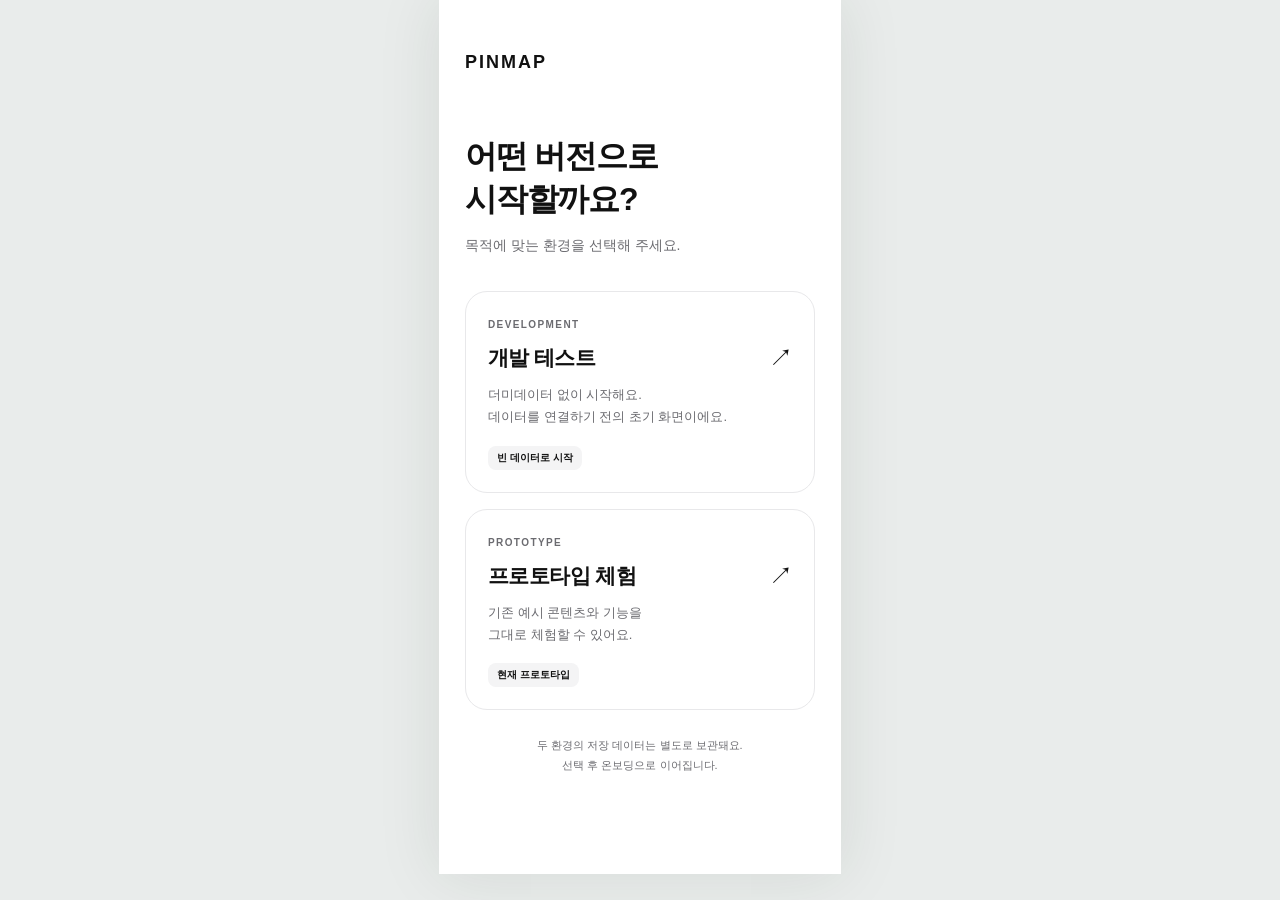
<file: index.html>
<!doctype html>
<html lang="ko">
<head>
<meta charset="utf-8">
<meta name="viewport" content="width=device-width,initial-scale=1">
<title>핀맵 · 저장을 다시, 일상으로</title>
<style>
*{box-sizing:border-box}
html{background:#e9eceb}
body{margin:0;min-width:402px;min-height:874px;background:#e9eceb}
.phone-frame{display:block;width:402px;height:874px;margin:0 auto;border:0;background:#fff;box-shadow:0 0 60px #1e33221a}
</style>
</head>
<body>
<iframe class="phone-frame" title="핀맵 · 아이폰 화면" src="entry.html" width="402" height="874"></iframe>
<script src="entry-router.js?v=6c01ca394b52"></script>
</body>
</html>
</file>
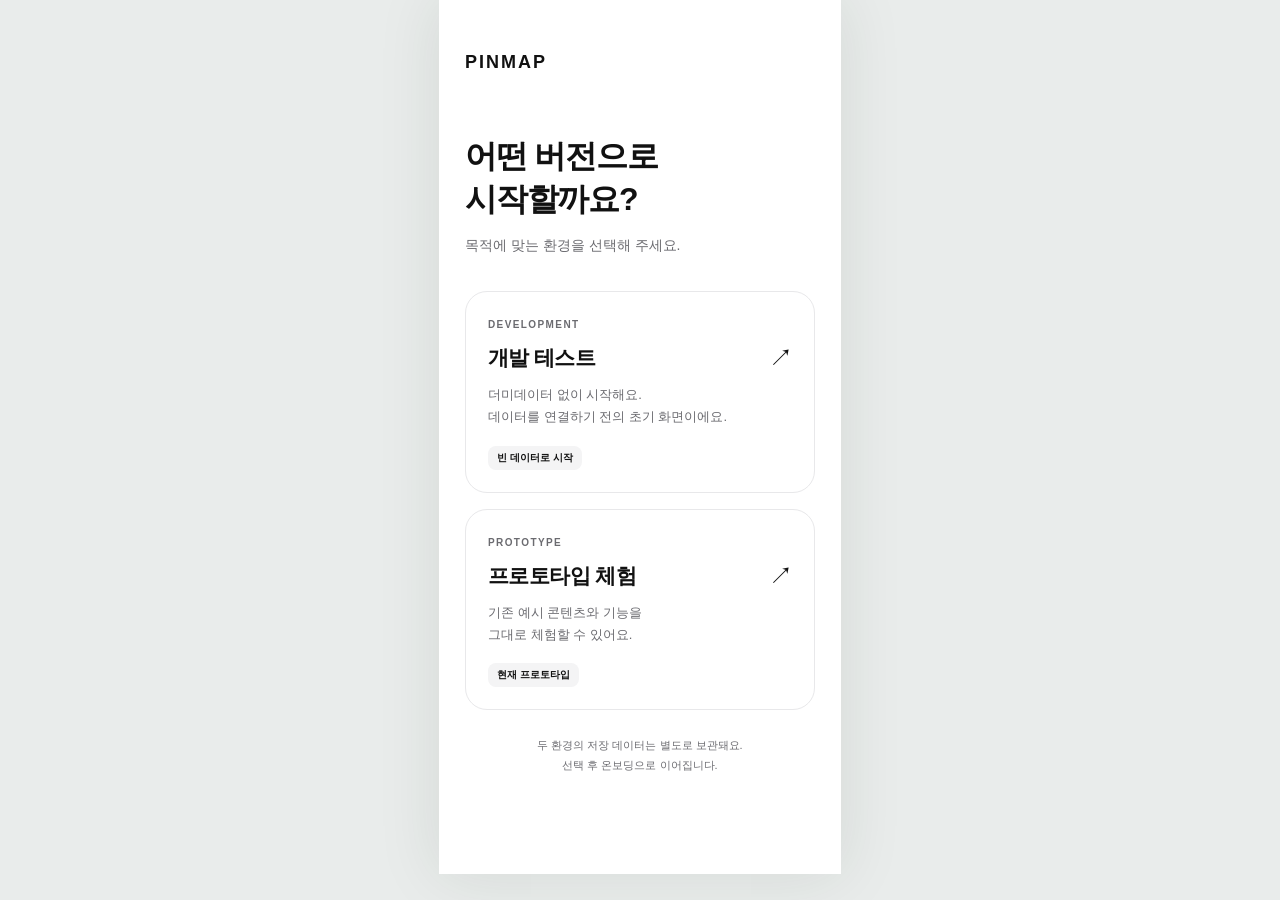
<file: app.html>
<!doctype html><html lang="ko"><head><script>if(window.self===window.top){window.location.replace("index.html"+window.location.search+window.location.hash);}</script><meta charset="utf-8"><meta name="viewport" content="width=device-width,initial-scale=1"><meta name="theme-color" content="#F4F4F5"><meta name="description" content="저장해둔 취향을 필요한 순간에 다시 발견하는 핀맵 프로토타입"><title>핀맵 · 저장을 다시, 일상으로</title><link rel="icon" type="image/svg+xml" href="img/pinmap-symbol-splash.svg"><link rel="stylesheet" href="style.css?v=606b1763e5ce"><link rel="stylesheet" href="mobile.css?v=290d64ecc378"><link rel="stylesheet" href="onboarding.css?v=160b78df9ba1"><link rel="stylesheet" href="share.css?v=5ff379c04f05"><link rel="stylesheet" href="my.css?v=ed99eba2e3ed"><link rel="stylesheet" href="push.css?v=9e926749f964"><link rel="stylesheet" href="library.css?v=da02a0e6d962"><link rel="stylesheet" href="detail.css?v=037378d388ee"><link rel="stylesheet" href="calendar.css?v=3997c9b3815d"><link rel="stylesheet" href="layout.css?v=56bc46446410"><link rel="stylesheet" href="place.css?v=e6fd171a5267"><link rel="stylesheet" href="home.css?v=ad79b66fb548"><link rel="stylesheet" href="theme.css?v=e4bc7a14a6ba"><link rel="stylesheet" href="collection.css?v=df7e5b70131d"><link rel="stylesheet" href="vendor/maplibre-gl.css?v=761a1130f096"><link rel="stylesheet" href="vendor/leaflet.css?v=337bfca5cabd"><link rel="stylesheet" href="map-live.css?v=a9e02524d598"><link rel="stylesheet" href="course.css?v=cad5bd262c39"><link rel="stylesheet" href="mypages.css?v=7849ffaf4d10"><link rel="stylesheet" href="integration.css?v=8ed5dfc96af8"><link rel="stylesheet" href="map-refresh.css?v=11664c3b8fbb"><link rel="stylesheet" href="ui-unify.css?v=fd639b037913"></head><body><div id="app"></div><dialog id="sheet"></dialog><div id="snackbar" role="status"></div><script src="environment.js?v=99282b9d0bf9"></script><script src="app.js?v=9bca037f8762"></script><script src="share.js?v=a9203784f46e"></script><script src="my.js?v=e83d51bde13d"></script><script src="push.js?v=b6ed06bdb499"></script><script src="library.js?v=47a50b96547b"></script><script src="collection.js?v=ae3350456dc7"></script><script src="detail.js?v=037e4d136d5a"></script><script src="noti.js?v=f382ed3f6935"></script><script src="place.js?v=591bb5b1ab55"></script><script src="coach.js?v=e8b51bf8d6b6"></script><script src="onboarding-img.js?v=0735ff326840"></script><script src="pinmap.js?v=f5e641c7257e"></script><script src="calendar.js?v=5cdd9aa2638c"></script><script src="home.js?v=dc90737b673b"></script><script src="mysub.js?v=31e50c1b2ae4"></script><script src="mypages.js?v=a27d516a9091"></script><script src="navlabels.js?v=1c27bc06a38f"></script><script src="icons.js?v=ff644f72c82e"></script><script src="vendor/leaflet.js?v=db49d009c841"></script><script src="vendor/maplibre-gl.js?v=a9b9007ae3d5"></script><script src="vendor/leaflet-maplibre-gl.js?v=1e6cf8cb3eb5"></script><script src="integration.js?v=361475fe2723"></script><script src="course.js?v=8bbcc3e93761"></script><script src="map-live.js?v=6535bde385ab"></script><script src="development.js?v=29e188e26dc2"></script><script src="og-fetch.js?v=5bb8bd60093e"></script><script src="place-find.js?v=977e4c86bd7b"></script><script src="style-health.js?v=1a491c66c879"></script><script src="keyboard-preview.js?v=fecd7d3a1c09"></script></body></html>

 698ee6c (Suggest a place for the saved link from its title (development mode))
 48ffc60 (Add a mini map and Korean place candidates to the link save flow)
 b3ae217 (Scroll the confirmed place map into view)
</file>
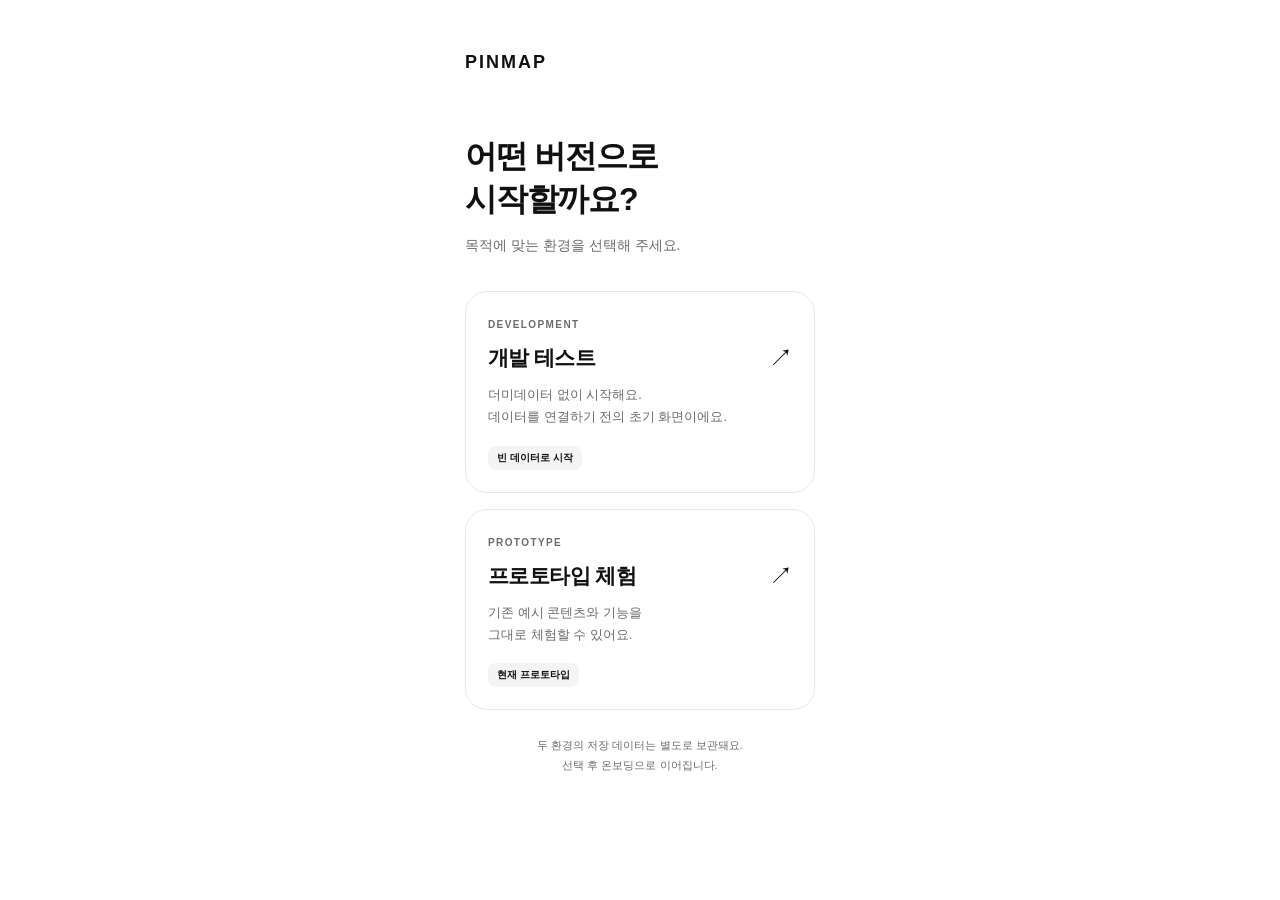
<file: entry.html>
<!doctype html>
<html lang="ko">
<head>
  <meta charset="utf-8">
  <meta name="viewport" content="width=device-width,initial-scale=1">
  <title>핀맵 · 시작할 버전 선택</title>
  <link rel="stylesheet" href="entry.css?v=dce61e17cb85">
</head>
<body>
  <main>
    <span class="wordmark">PINMAP</span>
    <h1>어떤 버전으로<br>시작할까요?</h1>
    <p class="intro">목적에 맞는 환경을 선택해 주세요.</p>
    <div class="choices">
      <a class="choice" href="index.html?mode=development" target="_top">
        <span class="eyebrow">DEVELOPMENT</span>
        <h2>개발 테스트 <span aria-hidden="true">↗</span></h2>
        <p>더미데이터 없이 시작해요.<br>데이터를 연결하기 전의 초기 화면이에요.</p>
        <span class="tag">빈 데이터로 시작</span>
      </a>
      <a class="choice" href="index.html?mode=prototype" target="_top">
        <span class="eyebrow">PROTOTYPE</span>
        <h2>프로토타입 체험 <span aria-hidden="true">↗</span></h2>
        <p>기존 예시 콘텐츠와 기능을<br>그대로 체험할 수 있어요.</p>
        <span class="tag">현재 프로토타입</span>
      </a>
    </div>
    <p class="note">두 환경의 저장 데이터는 별도로 보관돼요.<br>선택 후 온보딩으로 이어집니다.</p>
  </main>
</body>
</html>
</file>
<file: style.css>
:root{--md-sys-color-primary:#111111;--md-sys-color-on-primary:#fff;--md-sys-color-primary-container:#E1E1E1;--md-sys-color-on-primary-container:#111111;--md-sys-color-secondary-container:#E6E6E6;--md-sys-color-on-secondary-container:#111111;--md-sys-color-tertiary-container:#E9E9E9;--md-sys-color-surface:#F7F9F2;--md-sys-color-surface-container:#EBEFE7;--md-sys-color-surface-container-low:#F1F4EC;--md-sys-color-surface-container-high:#E5E9E1;--md-sys-color-on-surface:#1B1B1B;--md-sys-color-on-surface-variant:#464646;--md-sys-color-outline:#767676;--md-sys-color-outline-variant:#C5C5C5;--md-sys-color-error:#111111;--md-sys-color-inverse-surface:#303030;--md-sys-color-inverse-on-surface:#F0F2EB;--radius:24px}*{box-sizing:border-box}body{margin:0;background:var(--md-sys-color-surface);color:var(--md-sys-color-on-surface);font-family:'Pretendard Variable',Pretendard,-apple-system,BlinkMacSystemFont,'Apple SD Gothic Neo','Malgun Gothic',system-ui,sans-serif;font-size:15px;line-height:1.55}button,input,select,textarea{font:inherit}button,a,input,textarea,select{-webkit-tap-highlight-color:transparent}button{cursor:pointer;border:0;background:none;color:inherit}button,a{touch-action:manipulation}button:focus-visible,a:focus-visible{outline:3px solid var(--md-sys-color-primary);outline-offset:3px}button:hover{filter:brightness(.96)}a{color:inherit;text-decoration:none}svg.icon{width:24px;height:24px;fill:none;stroke:currentColor;stroke-width:1.7;stroke-linecap:round;stroke-linejoin:round;flex:none}.layout{max-width:1540px;margin:auto;display:grid;grid-template-columns:230px 1fr;min-height:100vh}.rail{padding:40px 24px;position:sticky;top:0;height:100vh;border-right:1px solid var(--md-sys-color-outline-variant);display:flex;flex-direction:column;gap:34px}.brand{display:flex;align-items:center;gap:10px;font-size:25px;font-weight:800;letter-spacing:-1.5px}.brandmark{display:grid;place-items:center;background:var(--md-sys-color-primary);color:#fff;width:42px;height:42px;border-radius:15px}.rail nav{display:grid;gap:10px}.navitem{height:56px;border-radius:30px;display:flex;align-items:center;gap:18px;padding:0 20px;color:var(--md-sys-color-on-surface-variant);font-weight:600}.navitem.active{background:var(--md-sys-color-secondary-container);color:var(--md-sys-color-on-secondary-container)}.railfoot{margin-top:auto;font-size:12px;color:var(--md-sys-color-on-surface-variant)}.railfoot button{display:block;padding:10px 0;text-decoration:underline}.main{padding:30px 48px 60px;min-width:0}.topbar{display:flex;align-items:center;justify-content:space-between;gap:20px;margin-bottom:34px}.breadcrumb{font-size:13px;color:var(--md-sys-color-on-surface-variant)}.topactions{display:flex;align-items:center;gap:14px}.avatar{width:40px;height:40px;border-radius:50%;background:#E2E2E2;display:grid;place-items:center;font-weight:700;color:#555555}.demo{font-size:11px;letter-spacing:1px;border:1px solid var(--md-sys-color-outline-variant);border-radius:20px;padding:4px 10px}.iconbtn{width:48px;height:48px;display:inline-grid;place-items:center;border-radius:50%;flex:none}.heading{display:flex;justify-content:space-between;align-items:end;gap:18px;margin-bottom:28px}h1{font-size:34px;line-height:1.3;letter-spacing:-1.5px;font-weight:650;margin:7px 0 10px}h2{font-size:22px;letter-spacing:-.8px;font-weight:650;margin:0}h3{font-size:17px;letter-spacing:-.4px;margin:0}.muted{color:var(--md-sys-color-on-surface-variant)}.eyebrow{font-size:12px;letter-spacing:2px;color:var(--md-sys-color-primary);font-weight:700}.heading p{margin:0}.filled,.tonal,.outlined,.textbtn{display:inline-flex;align-items:center;justify-content:center;gap:9px;min-height:48px;padding:0 22px;border-radius:30px;font-weight:600;white-space:nowrap}.filled{background:var(--md-sys-color-primary);color:var(--md-sys-color-on-primary)}.tonal{background:var(--md-sys-color-secondary-container);color:var(--md-sys-color-on-secondary-container)}.outlined{border:1px solid var(--md-sys-color-outline);color:var(--md-sys-color-primary)}.textbtn{color:var(--md-sys-color-primary);padding:0 12px}.hero{display:grid;grid-template-columns:1.1fr .9fr;background:#EAEAEA;border-radius:28px;overflow:hidden;min-height:250px;margin-bottom:30px}.herotext{padding:30px 34px}.herotext h2{font-size:30px;line-height:1.4;margin:12px 0;letter-spacing:-1px}.herotext p{margin:0 0 18px}.heroart{position:relative;min-height:245px;overflow:hidden;display:grid;place-items:center;background:#E1E1E1}.heroart:before,.heroart:after{content:'';position:absolute;border:1px solid #B6B6B6;width:320px;height:320px;border-radius:50%;transform:rotate(-25deg)}.heroart:after{width:220px;height:220px}.ticket{background:#FFFFFF;padding:18px 25px;border-radius:16px;transform:rotate(-10deg);box-shadow:0 12px 22px #5C5C5C23;z-index:1;width:180px;position:relative}.ticket .bloom{font-size:75px;line-height:1.2;color:#868686}.ticket small{font-size:10px;letter-spacing:2px}.ticket strong{display:block;font-size:21px;line-height:1.3}.floatpill{z-index:2;position:absolute;right:22px;bottom:30px;background:#111111;color:white;border-radius:24px;padding:10px 17px;font-size:12px;transform:rotate(6deg)}.sectionhead{display:flex;align-items:center;justify-content:space-between;gap:12px;margin:28px 0 15px}.sectionhead p{margin:3px 0 0;font-size:13px}.split{display:grid;grid-template-columns:1.3fr 1fr;gap:22px}.nearby{display:flex;align-items:center;gap:16px;background:var(--md-sys-color-surface-container);padding:20px;border-radius:24px;text-align:left;width:100%}.nearby .round{display:grid;place-items:center;width:56px;height:56px;background:#E6E6E6;border-radius:18px;color:var(--md-sys-color-primary);flex:none}.nearby p{margin:4px 0 0;font-size:13px}.nearby>.icon{margin-left:auto}.chips{display:flex;gap:8px;overflow:auto;padding:4px 0 10px;scrollbar-width:none}.chip{min-height:40px;border:1px solid var(--md-sys-color-outline-variant);border-radius:10px;padding:0 16px;white-space:nowrap;display:flex;align-items:center;gap:6px;font-size:14px}.chip.active{background:var(--md-sys-color-secondary-container);border-color:transparent;color:var(--md-sys-color-on-secondary-container);font-weight:600}.grid{display:grid;grid-template-columns:repeat(3,minmax(0,1fr));gap:20px;margin-top:10px}.card{background:var(--md-sys-color-surface-container-low);border:1px solid var(--md-sys-color-outline-variant);border-radius:18px;overflow:hidden;position:relative;text-align:left;padding:0;transition:transform .2s;width:100%}.card:hover{transform:translateY(-3px)}.art{height:176px;position:relative;overflow:hidden;display:grid;place-items:center}.art svg{width:100%;height:100%}.badge{position:absolute;left:12px;top:12px;padding:4px 10px;background:#FFFFFFed;border-radius:8px;font-size:11px;font-weight:700}.saved{position:absolute;right:12px;top:12px;width:30px;height:30px;display:grid;place-items:center;border-radius:50%;background:#FFFFFFe8}.saved .icon{width:17px;height:17px}.cardbody{padding:16px}.cardbody .meta{font-size:11px;color:var(--md-sys-color-on-surface-variant);display:flex;justify-content:space-between;margin-bottom:8px}.cardbody p{font-size:13px;margin:6px 0 10px;color:var(--md-sys-color-on-surface-variant)}.tag{font-size:11px;display:inline-block;padding:3px 9px;border-radius:6px;background:var(--md-sys-color-surface-container-high);margin-right:4px}.search{display:flex;align-items:center;gap:12px;background:var(--md-sys-color-surface-container-high);border-radius:30px;padding:0 18px;height:56px;margin-bottom:18px}.search input{border:0;outline:0;background:none;width:100%;color:inherit}.search:focus-within{outline:2px solid var(--md-sys-color-primary)}.empty{padding:60px 20px;text-align:center;background:var(--md-sys-color-surface-container-low);border-radius:24px;grid-column:1/-1}.bottomnav{display:none}.mapwrap{position:relative;height:540px;background:#EDEDED;border-radius:28px;overflow:hidden}.mapdrawing{width:100%;height:100%;position:absolute;inset:0}.maplabel{position:absolute;left:18px;top:18px;background:#F7F9F2ed;padding:8px 14px;border-radius:20px;font-size:12px}.pin{position:absolute;display:flex;align-items:center;gap:6px;background:#fff;border-radius:20px;padding:8px 12px;box-shadow:0 3px 10px #3E3E3E25;font-size:12px;border:2px solid white}.pin.selected{background:var(--md-sys-color-primary);color:white;border-color:white}.pin .icon{width:18px;height:18px}.mapcard{position:absolute;bottom:18px;left:18px;right:18px;max-width:420px;background:var(--md-sys-color-surface);padding:18px;border-radius:20px;box-shadow:0 4px 20px #32323220;display:flex;align-items:center;gap:14px}.mapcard p{margin:4px 0;font-size:13px}.mapcard>div{flex:1}.location{position:absolute;right:18px;bottom:18px;background:white;box-shadow:0 2px 6px #32323220}.mapcard~.location{bottom:140px}.detail{max-width:780px;margin:0 auto}.detail>.art{height:310px;border-radius:28px;margin:16px 0 24px}.detail h1{margin-top:12px}.detail .actions{display:flex;gap:12px;margin:26px 0}.infobox{padding:24px;background:var(--md-sys-color-surface-container);border-radius:20px;margin:20px 0}.infobox p{margin:8px 0 0}.detailmeta{display:flex;justify-content:space-between;align-items:center;font-size:13px}.inline{display:flex;align-items:center;gap:8px}.back{display:flex;align-items:center;gap:8px;min-height:48px;color:var(--md-sys-color-primary)}dialog{border:0;border-radius:28px;background:var(--md-sys-color-surface);color:inherit;width:min(520px,calc(100% - 32px));max-height:90dvh;padding:28px;box-shadow:0 16px 64px #11111130}dialog::backdrop{background:#11111166;backdrop-filter:blur(3px)}.dialoghead{display:flex;justify-content:space-between;align-items:center;margin-bottom:16px}.dialoghead h2{font-size:25px}.handle{height:4px;width:32px;background:var(--md-sys-color-outline-variant);border-radius:4px;margin:-12px auto 18px}.field{display:block;margin:20px 0}.field span{display:block;font-size:12px;color:var(--md-sys-color-primary);margin-bottom:6px}.field input,.field select,.field textarea{background:transparent;border:1px solid var(--md-sys-color-outline);border-radius:8px;width:100%;padding:13px;color:inherit;min-height:52px}.field textarea{resize:vertical}.field input:focus,.field textarea:focus,.field select:focus{outline:2px solid var(--md-sys-color-primary)}.switchrow{display:flex;align-items:center;justify-content:space-between;background:var(--md-sys-color-surface-container);border-radius:16px;padding:16px;gap:15px}.switchrow small{display:block;color:var(--md-sys-color-on-surface-variant)}input[type=checkbox]{accent-color:var(--md-sys-color-primary);width:24px;height:24px;flex:none}.dialogactions{display:flex;justify-content:flex-end;gap:8px;margin-top:24px}.hint{font-size:12px;color:var(--md-sys-color-on-surface-variant)}#snackbar{position:fixed;bottom:28px;left:50%;transform:translateX(-50%) translateY(100px);background:var(--md-sys-color-inverse-surface);color:var(--md-sys-color-inverse-on-surface);padding:14px 22px;border-radius:8px;z-index:9;transition:transform .2s;max-width:90%;min-width:240px;text-align:center}#snackbar.show{transform:translateX(-50%) translateY(0)}.collection{border-radius:24px;background:#E5E5E5;padding:24px;text-align:left;width:100%;min-height:180px;display:flex;flex-direction:column;justify-content:space-between}.collection:nth-child(2){background:#E8E8E8}.collection:nth-child(3){background:#E9E9E9}.collection .icon{width:34px;height:34px}.collection p{font-size:13px;margin:4px 0}.footer{margin-top:35px;font-size:11px;color:var(--md-sys-color-on-surface-variant);display:flex;justify-content:space-between}.onboard{padding:10px 0}.onboard h2{font-size:30px;line-height:1.4;margin:20px 0 14px}.onboard .brandmark{width:60px;height:60px}.steps{display:flex;gap:8px;margin:24px 0}.steps span{flex:1;background:var(--md-sys-color-surface-container-high);border-radius:12px;padding:16px 10px;text-align:center;font-size:12px}.steps b{display:block;font-size:19px;margin-bottom:8px}.error{color:var(--md-sys-color-error);font-size:13px}.mobilebrand{display:none}@media(min-width:1400px){.grid{grid-template-columns:repeat(4,minmax(0,1fr))}.homegrid{grid-template-columns:repeat(3,minmax(0,1fr))}}@media(max-width:1050px){.layout{grid-template-columns:100px 1fr}.rail{padding:30px 12px;align-items:center}.rail .brand>span,.rail .navitem>span,.railfoot{display:none}.rail .navitem{padding:0;width:64px;justify-content:center}.main{padding:26px}.grid{gap:14px}.hero{grid-template-columns:1.2fr .8fr}.herotext{padding:26px}.herotext h2{font-size:26px}.split{grid-template-columns:1fr}.rail>.filled{padding:0;width:60px}.rail>.filled span{display:none}}@media(max-width:650px){.layout{display:block}.rail{display:none}.main{padding:20px 20px 120px}.topbar{margin-bottom:26px}.breadcrumb{display:none}.mobilebrand{display:flex;font-size:22px}.mobilebrand .brandmark{width:34px;height:34px;border-radius:12px}.topactions{gap:8px}.demo{font-size:9px;padding:3px 8px}.avatar{width:34px;height:34px}.heading{margin-bottom:22px}.heading>.filled{position:fixed;bottom:98px;right:20px;border-radius:18px;width:56px;height:56px;padding:0;box-shadow:0 4px 12px #11111130;z-index:4}.heading>.filled span{display:none}h1{font-size:28px;letter-spacing:-1px}.heading p{font-size:13px}.hero{grid-template-columns:1.25fr .75fr;min-height:215px;margin-bottom:22px}.herotext{padding:24px 20px}.herotext h2{font-size:22px;white-space:nowrap}.herotext p{font-size:12px}.herotext .filled{padding:0 15px;min-height:40px;font-size:12px}.heroart{min-height:215px}.ticket{width:125px;padding:15px;transform:rotate(-12deg) translateX(9px)}.ticket strong{font-size:16px}.ticket .bloom{font-size:55px}.ticket small{font-size:8px;letter-spacing:1px}.floatpill{font-size:10px;right:8px;bottom:19px;padding:6px 10px}.grid{grid-template-columns:repeat(2,minmax(0,1fr));gap:12px}.art{height:145px}.cardbody{padding:12px}.cardbody h3{font-size:15px}.cardbody p{font-size:12px}.cardbody .meta{font-size:10px;gap:5px}.cardbody .meta span:last-child{white-space:nowrap}.tag{font-size:10px;padding:2px 6px}.sectionhead h2{font-size:20px}.sectionhead .textbtn{font-size:12px;padding:0 4px}.sectionhead p{font-size:12px}.nearby{padding:16px}.nearby h3{font-size:15px}.nearby p{font-size:12px}.bottomnav{display:flex;position:fixed;bottom:0;left:0;right:0;padding:9px 12px max(12px,env(safe-area-inset-bottom));height:84px;background:var(--md-sys-color-surface-container);z-index:5;border-top:1px solid #C5C5C566}.bottomnav .navitem{flex:1;min-width:0;display:flex;flex-direction:column;gap:4px;padding:0;height:auto;background:transparent;font-size:11px;border-radius:0}.bottomnav .navitem .navicon{width:60px;height:32px;display:grid;place-items:center;border-radius:20px}.bottomnav .navitem.active .navicon{background:var(--md-sys-color-secondary-container)}.bottomnav .navitem svg{width:22px;height:22px}.footer{display:block;line-height:1.9}.footer span{display:block}.mapwrap{height:540px;border-radius:24px}.pin{font-size:11px;padding:6px 8px}.mapcard{left:12px;right:12px;bottom:12px;padding:14px}.mapcard h3{font-size:15px}.mapcard .filled{padding:0 14px;font-size:12px}.detail>.art{height:250px}.detail .actions{flex-direction:column}.detail h1{font-size:28px}.detailmeta{font-size:12px}.collection{padding:20px;min-height:175px}dialog{margin:auto 0 0;width:100%;max-width:none;max-height:92dvh;border-radius:28px 28px 0 0;padding:26px 24px max(26px,env(safe-area-inset-bottom))}.dialogactions>button{flex:1}#snackbar{bottom:98px}.infobox{padding:20px}}@media(prefers-reduced-motion:reduce){*{transition:none!important;scroll-behavior:auto!important}}
#snackbar{visibility:hidden;pointer-events:none}#snackbar.show{visibility:visible}.art svg{display:block}@media(max-width:650px){.ticket{width:120px;padding:14px;transform:rotate(-8deg) translateX(2px)}.ticket strong{font-size:14px;white-space:nowrap}.heroart .floatpill{right:6px;font-size:9px}.herotext .eyebrow{font-size:10px;letter-spacing:1.2px}.cardbody p{min-height:38px}.nearby p{word-break:keep-all}.hero{grid-template-columns:1.25fr .85fr}}
</file>
<file: mobile.css>
@import url('https://cdn.jsdelivr.net/gh/orioncactus/pretendard@v1.3.9/dist/web/variable/pretendardvariable-dynamic-subset.css');
:root{--md-sys-color-primary:#111111;--md-sys-color-on-primary:#FFFFFF;--md-sys-color-secondary-container:#EFEFEF}
body{font-family:'Pretendard Variable',Pretendard,-apple-system,BlinkMacSystemFont,'Apple SD Gothic Neo','Malgun Gothic',system-ui,sans-serif}
svg text{font-family:'Pretendard Variable',Pretendard,-apple-system,BlinkMacSystemFont,'Apple SD Gothic Neo','Malgun Gothic',system-ui,sans-serif}
.deadline>.icon{margin-left:0}
.eyebrow,.textbtn,.back,.outlined,.field span{color:#111111}
.brandmark,.pin.selected{color:#FFFFFF}.deadline{margin-top:14px}.interestgrid{display:flex;flex-wrap:wrap;gap:10px}.importsteps{padding-left:24px}.importsteps li{padding:14px 0}.onboard .dialogactions{position:sticky;bottom:0;background:var(--md-sys-color-surface);padding:16px 0 0}.chip:focus-visible,input:focus-visible,select:focus-visible,textarea:focus-visible{outline:3px solid #111111;outline-offset:2px}
@media(min-width:651px){.layout{display:block;max-width:480px;min-height:100dvh;border-inline:1px solid #E7E7E7}.rail,.breadcrumb{display:none}.main{padding:24px 20px 110px}.mobilebrand{display:flex;font-size:22px}.grid{grid-template-columns:repeat(2,minmax(0,1fr));gap:12px}.art{height:145px}.cardbody{padding:12px}.cardbody h3{font-size:15px}.cardbody p{font-size:12px}.heading>.filled{padding:0;width:48px;flex:none}.heading>.filled span{display:none}h1{font-size:28px}.split{grid-template-columns:1fr}.bottomnav{display:flex;position:fixed;bottom:0;left:50%;transform:translateX(-50%);width:480px;padding:12px;height:80px;background:var(--md-sys-color-surface-container);z-index:5}.bottomnav .navitem{flex:1;min-width:0;padding:0;display:flex;flex-direction:column;gap:4px;height:auto;font-size:11px;background:none}.bottomnav .navicon{padding:4px 18px;border-radius:24px}.bottomnav .active .navicon{background:var(--md-sys-color-secondary-container)}.detail .actions{flex-direction:column}.footer{display:grid;gap:6px}.topbar{gap:8px}.mapcard{left:12px;right:12px;padding:12px}.mapcard .filled{padding:0 12px}.mapcard h3{font-size:15px}}
/* 현재 위치 · 저장 진입 · 갤러리형 카드 · 유형별 정보 */
.locbar{display:inline-flex;align-items:center;gap:6px;min-height:36px;padding:0 14px 0 10px;margin:-14px 0 14px;border-radius:18px;background:var(--md-sys-color-surface-container);font-size:14px}.locbar b{font-weight:700}.locbar .hint{font-size:11px}
.sharecta,.sharepromo{display:flex;align-items:center;gap:14px;width:100%;padding:16px;border-radius:20px;background:#F6F6F6;border:1.5px solid #111111;text-align:left}.sharecta b,.sharepromo b{display:block;font-size:15px}.sharecta small,.sharepromo small{display:block;font-size:12px;color:var(--md-sys-color-on-surface-variant);word-break:keep-all}.sharecta>.icon,.sharepromo>.icon{margin-left:auto;color:#111111}.sharecta>div,.sharepromo>div{flex:1}.bigemoji,.sharepromo>span{font-size:28px}
.sharepromo{margin:14px 0 4px;border-width:1px;background:#F1FBF6}
.divider{display:flex;align-items:center;gap:10px;margin:20px 0 4px;font-size:12px;color:var(--md-sys-color-on-surface-variant)}.divider:before,.divider:after{content:'';flex:1;height:1px;background:var(--md-sys-color-outline-variant)}
.gallery{columns:2;column-gap:12px;margin-top:10px}.gcard{display:block;width:100%;break-inside:avoid;margin:0 0 12px;padding:0;text-align:left;border-radius:16px;overflow:hidden;background:var(--md-sys-color-surface-container-low);border:1px solid var(--md-sys-color-outline-variant)}.gart{position:relative;overflow:hidden}.gart svg{width:100%;height:100%;display:block}.gbody{padding:10px 12px 12px}.gbody h3{font-size:14px;line-height:1.4}.gbody p{margin:4px 0 0}
.infoline{font-size:12px!important;color:#111111!important;font-weight:600}
.tag.due{background:#F0F0F0;color:#111111}
.classlabel{font-size:12px;padding:3px 9px;border-radius:999px;background:var(--md-sys-color-surface-container-high)}
.infobox.warn{background:#F9F9F9}.infobox.deletedbox{background:#F1EFEF}.infobox.deletedbox>p:first-of-type{font-weight:700}
.planhint{margin:-10px 0 6px;font-size:12px;color:var(--md-sys-color-on-surface-variant);padding:8px 12px;border-radius:10px;background:var(--md-sys-color-surface-container)}
.savecount{margin:6px 2px 0}
.grid.plans{grid-template-columns:1fr}
.detailmeta{flex-wrap:wrap;gap:6px}
</file>
<file: onboarding.css>
/* 핀맵 전체 화면 온보딩 + 관심사 기반 홈 */
:root{--ob-key:#111111;--ob-key-strong:#111111;--ob-key-soft:#F7F7F7;--ob-on-key:#FFFFFF;--ob-ink:#191919;--ob-sub:#606060;--ob-line:#E1E8E3}
body.onboarding-open{overflow:hidden}

#onboarding{position:fixed;inset:0;z-index:30;overflow-y:auto;overscroll-behavior:contain;background:#E7EEE9;display:flex;justify-content:center}
.ob-screen{position:relative;width:100%;max-width:480px;min-height:100%;display:flex;flex-direction:column;padding:12px 24px max(24px,env(safe-area-inset-bottom));background:linear-gradient(180deg,#F2FBF6 0%,#FFFFFF 48%,#F1FAF5 100%);color:var(--ob-ink);animation:obIn .35s ease both}
@media(min-width:481px){.ob-screen{box-shadow:0 0 0 1px #E7E7E7}}

.ob-top{display:flex;align-items:center;justify-content:space-between;min-height:52px}
.ob-topleft{display:flex;align-items:center;gap:4px}
.ob-back{width:40px;height:40px;margin-left:-10px;display:grid;place-items:center;border-radius:50%;color:var(--ob-sub)}
.ob-count{font-size:15px;color:#9E9E9E;letter-spacing:1px}
.ob-count b{color:var(--ob-key-strong);font-weight:700}
.ob-skip{min-height:44px;padding:0 4px;font-size:14px;color:#808080}

.ob-title{font-size:30px;line-height:1.36;letter-spacing:-1.2px;font-weight:800;margin:22px 0 14px;word-break:keep-all;outline:none}
.ob-title em{font-style:normal;color:var(--ob-key-strong)}
.ob-desc{margin:0;color:var(--ob-sub);font-size:15px;line-height:1.7;word-break:keep-all}
.ob-desc b{color:var(--ob-ink)}

/* 일러스트 */
.ob-art{position:relative;flex:1;min-height:300px;margin:8px 0 16px}
.ob-ring{position:absolute;left:50%;top:50%;width:92%;aspect-ratio:1.5;border:1.5px solid #E8E8E8;border-radius:50%;transform:translate(-50%,-50%) rotate(-18deg)}
.ob-ring.r2{width:68%;transform:translate(-50%,-50%) rotate(22deg);border-color:#F1F1F1}
.ob-center{position:absolute;left:50%;top:50%;transform:translate(-50%,-50%);width:118px;height:118px;border-radius:34px;background:#fff;display:grid;place-items:center;box-shadow:0 20px 44px #11111126;z-index:2}
.ob-center svg.icon{width:62px;height:62px;fill:var(--ob-key);stroke:var(--ob-key-strong);stroke-width:1.2}
.ob-tile{position:absolute;display:grid;place-items:center;overflow:hidden;background:#fff;border-radius:18px;box-shadow:0 10px 26px #11111120;animation:obFloat 3.6s ease-in-out infinite alternate;z-index:1}
.ob-tile.photo{width:100px;height:80px;border:4px solid #fff;border-radius:16px}
.ob-tile.photo svg{width:100%;height:100%;display:block;border-radius:11px}
.ob-tile.emoji{width:60px;height:60px;font-size:28px;transform:translate(-50%,-50%)}
.step1 .ob-tile.emoji{transform:none}
.t1{left:2%;top:22%;rotate:-8deg}.t2{right:2%;top:6%;rotate:10deg;animation-delay:.6s!important}.t3{left:6%;bottom:6%;rotate:6deg;animation-delay:1.1s!important}.t4{right:4%;bottom:2%;rotate:-6deg;animation-delay:.3s!important}
.t5{left:22%;top:0;animation-delay:.9s!important}.t6{right:6%;top:46%;animation-delay:1.4s!important}.t7{left:30%;bottom:-2%;animation-delay:.4s!important}
.ob-spark{position:absolute;color:var(--ob-key);font-size:20px}
.ob-spark.s1{left:4%;top:8%}.ob-spark.s2{right:10%;bottom:30%;font-size:26px}

/* 로딩 */
.ob-loader{margin-top:auto;background:#fff;border-radius:24px;padding:24px 22px;text-align:center;box-shadow:0 8px 28px #11111114}
.ob-bar{height:8px;border-radius:8px;background:#E5EEE8;overflow:hidden}
.ob-bar i{display:block;height:100%;width:0;border-radius:inherit;background:var(--ob-key);animation:obLoad 2.7s cubic-bezier(.4,.1,.3,1) forwards}
.ob-loader p{margin:14px 0 0;font-size:14px;color:var(--ob-sub)}

/* 2단계: 3-step 안내 */
.ob-flow{list-style:none;padding:0;margin:22px 0 0;display:flex;flex-direction:column;gap:4px}
.ob-flowcard{display:flex;align-items:center;gap:12px;background:#fff;border:1px solid #EEF2EF;border-radius:22px;padding:14px 14px 14px 16px;box-shadow:0 4px 18px #11111110}
.ob-flowtext{flex:1;min-width:0}
.ob-flowtext h3{display:flex;align-items:center;gap:8px;font-size:16px;letter-spacing:-.4px;word-break:keep-all}
.ob-num{flex:none;width:24px;height:24px;border-radius:50%;background:var(--ob-ink);color:#fff;font-size:13px;display:grid;place-items:center}
.ob-flowtext p{margin:6px 0 0;font-size:13px;line-height:1.5;color:var(--ob-sub);word-break:keep-all}
.ob-arrow{text-align:center;color:#A9A9A9;font-size:18px;line-height:1.2}
.ob-mock{flex:none;width:46%;max-width:168px;background:#fff;border-radius:16px;padding:8px;box-shadow:0 6px 20px #1111111e}
.ob-postimg{height:80px;border-radius:10px;overflow:hidden}.ob-postimg svg{width:100%;height:100%;display:block}
.ob-postbar{display:flex;align-items:center;gap:6px;padding-top:6px;color:#505050}
.ob-postbar .icon{width:17px;height:17px}.ob-gap{flex:1}
.ob-hl{width:30px;height:30px;display:grid;place-items:center;border-radius:50%;border:2px solid var(--ob-key);background:var(--ob-key-soft);color:var(--ob-on-key)}
.ob-sheet{display:grid;grid-template-columns:repeat(4,1fr);gap:2px;text-align:center;padding:10px 4px}
.ob-sheet.apps{grid-template-columns:repeat(3,1fr)}
.ob-sheet span{display:grid;justify-items:center;gap:4px;font-size:9.5px;color:var(--ob-sub);white-space:nowrap}
.ob-sheet i{width:30px;height:30px;border-radius:50%;background:#F1F4F2;display:grid;place-items:center;font-style:normal;color:#505050}
.ob-sheet .icon{width:16px;height:16px}
.ob-sheet.apps i{width:38px;height:38px;border-radius:12px}
.ob-sheet.apps .icon{width:20px;height:20px}
.ob-sheet .on{color:var(--ob-ink);font-weight:700}
.ob-sheet .on i{background:var(--ob-key-soft);box-shadow:0 0 0 2px var(--ob-key);color:var(--ob-on-key)}
.ob-sheet .pin-app{background:var(--ob-key)!important}
.ob-sheet .pin-app svg.icon{fill:#fff;stroke:#fff}
.ob-note{margin:14px 0 0;font-size:12px;color:#8D8D8D;text-align:center;word-break:keep-all}

/* 3단계: 관심사 선택 */
.ob-options{display:grid;gap:10px;margin:22px 0 0}
.ob-option{display:flex;align-items:center;gap:14px;min-height:60px;padding:0 16px;background:#fff;border:1.5px solid var(--ob-line);border-radius:16px;text-align:left;font-size:15px;font-weight:600;color:var(--ob-ink);transition:border-color .15s,background-color .15s,box-shadow .15s}
.ob-option.on{border-color:var(--ob-key);background:var(--ob-key-soft);box-shadow:0 4px 14px #1111112b}
.ob-option:focus-visible{outline:3px solid var(--ob-key-strong);outline-offset:2px}
.ob-emoji{width:28px;font-size:22px;text-align:center;flex:none}
.ob-label{flex:1;word-break:keep-all}
.ob-check{flex:none;width:24px;height:24px;border-radius:50%;border:1.5px solid #BDBDBD;display:grid;place-items:center;color:transparent;transition:background-color .15s}
.ob-check .icon{width:15px;height:15px;stroke-width:2.8}
.ob-option.on .ob-check{background:var(--ob-key);border-color:var(--ob-key);color:var(--ob-on-key)}

/* 하단 버튼 */
.ob-actions{position:sticky;bottom:0;margin-top:auto;padding:18px 0 4px;background:linear-gradient(180deg,#F1FAF500 0,#F1FAF5 30%)}
.ob-next{width:100%;min-height:56px;font-size:16px;border-radius:30px}
.ob-next:disabled{opacity:.4;cursor:not-allowed;filter:none}
.ob-need{margin:0 0 8px;text-align:center;font-size:13px;color:var(--ob-sub)}
.step2 .ob-actions,.step3 .ob-actions{margin-top:20px}

@keyframes obIn{from{opacity:0;transform:translateY(10px)}to{opacity:1;transform:none}}
@keyframes obLoad{to{width:100%}}
@keyframes obFloat{to{translate:0 -8px}}
@media(max-width:370px){.ob-title{font-size:26px}.ob-mock{width:44%}.ob-art{min-height:260px}}
@media(max-height:700px){.ob-art{min-height:230px}.ob-title{margin-top:12px}}
@media(prefers-reduced-motion:reduce){.ob-screen,.ob-tile{animation:none!important}}

/* ---------- 관심사 기반 홈 ---------- */
.prefchips{display:flex;flex-wrap:wrap;align-items:center;gap:6px;margin:-10px 0 18px}
.prefchip{font-size:12px;padding:5px 11px;border-radius:999px;background:var(--md-sys-color-secondary-container);color:#FFFFFF;font-weight:600}
.prefedit{min-height:32px;padding:0 6px;font-size:12px;color:#111111;text-decoration:underline;text-underline-offset:3px}
.forhero{display:flex;align-items:center;gap:16px;padding:22px 20px;border-radius:24px;background:linear-gradient(135deg,#EFEFEF 0%,#FAFAFA 100%);margin-bottom:6px}
.forhero-emoji{flex:none;width:72px;height:72px;border-radius:22px;background:#fff;display:grid;place-items:center;font-size:38px;box-shadow:0 8px 20px #1111111a}
.forhero h2{font-size:20px;line-height:1.4;letter-spacing:-.6px;margin:6px 0 4px;word-break:keep-all}
.forhero p{margin:0 0 12px;font-size:13px;color:var(--md-sys-color-on-surface-variant);word-break:keep-all}
.forhero .filled{min-height:40px;padding:0 16px;font-size:13px}
.forhero .filled .icon{width:18px;height:18px}
.forsection .sectionhead h2{display:flex;align-items:center;gap:6px}
.forsection .se{font-size:18px}
.forsection .deadline{margin:0 0 4px}
.empty.small{padding:24px 16px}.empty.small p{margin:0 0 12px}

/* ===== 온보딩 (4차) ===== */
/* 첫 · 마지막 화면은 위쪽 단계 표시 없이 */
.ob-screen.bare .ob-top{display:none}
/* 첫 화면: 로고만 (어두운 배경) */
#onboarding:has(.step1),#onboarding:has(.step4),.ob-screen.step1,.ob-screen.step4{background:#161616!important}
.ob-splash{flex:1;display:grid;place-items:center;width:100%;padding:0;background:none;cursor:pointer}
.ob-splash img{width:min(56%,240px);height:auto;animation:obFadeUp .4s ease both}
@keyframes obFadeUp{from{opacity:0;transform:translateY(8px)}to{opacity:1;transform:none}}
/* 저장 방법 안내: 카드 그림자 · 블러 없이 얇은 선만 */
.step2 .ob-flowcard{box-shadow:none!important;border:1px solid #E6E6E9!important;background:#fff!important}
.step2 .ob-mock{box-shadow:none!important;border:1px solid #EDEDF0}
/* 관심사 선택: 글래스모피즘 */
.ob-screen.step3{position:relative;overflow:hidden}
.ob-screen.step3::before,.ob-screen.step3::after{content:'';position:absolute;z-index:0;border-radius:50%;filter:blur(40px);pointer-events:none}
.ob-screen.step3::before{width:260px;height:260px;left:-80px;top:180px;background:#D9D9DE}
.ob-screen.step3::after{width:300px;height:300px;right:-110px;top:420px;background:#C9C9CF}
.ob-screen.step3>*{position:relative;z-index:1}
.step3 .ob-option{background:rgba(255,255,255,.45)!important;border:1px solid rgba(255,255,255,.75)!important;-webkit-backdrop-filter:saturate(1.6) blur(18px);backdrop-filter:saturate(1.6) blur(18px);box-shadow:0 4px 18px rgba(0,0,0,.05),inset 0 1px 0 rgba(255,255,255,.8)!important}
.step3 .ob-option.on{background:rgba(255,255,255,.75)!important;box-shadow:0 0 0 1.5px #111,0 4px 18px rgba(0,0,0,.06)!important}
.step3 .ob-actions{background:none!important}
/* 마지막 화면: 문구 없이 '보내는 중' — 저장 카드 → 점이 하나씩 채워짐 → 핀맵 로고 */
.ob-send{flex:1;display:flex;align-items:center;justify-content:center;gap:14px}
.obs-card{width:56px;height:56px;border-radius:16px;border:1.5px solid rgba(255,255,255,.5);display:grid;place-items:center;color:#fff}
.obs-card .icon{width:26px;height:26px}
.obs-dots{display:flex;gap:8px}
.obs-dots i{width:7px;height:7px;border-radius:50%;background:rgba(255,255,255,.18);animation:obsDot 2.4s ease-in-out forwards}
.obs-dots i:nth-child(1){animation-delay:.15s}.obs-dots i:nth-child(2){animation-delay:.45s}.obs-dots i:nth-child(3){animation-delay:.75s}
.obs-dots i:nth-child(4){animation-delay:1.05s}.obs-dots i:nth-child(5){animation-delay:1.35s}.obs-dots i:nth-child(6){animation-delay:1.65s}
@keyframes obsDot{to{background:#fff}}
.obs-pin{width:64px;opacity:.35;filter:grayscale(1);animation:obsPin .5s ease 1.95s forwards}
.obs-pin img{width:100%;display:block}
@keyframes obsPin{to{opacity:1;filter:none;transform:scale(1.08)}}
@media(prefers-reduced-motion:reduce){.obs-dots i{animation-duration:.01s}.obs-pin{animation-delay:0s}}
/* 저장 방법 안내도 글래스모피즘 (관심사 화면과 같은 방식) */
.ob-screen.step2{position:relative;overflow:hidden}
.ob-screen.step2::before,.ob-screen.step2::after{content:'';position:absolute;z-index:0;border-radius:50%;filter:blur(40px);pointer-events:none}
.ob-screen.step2::before{width:260px;height:260px;right:-90px;top:200px;background:#D9D9DE}
.ob-screen.step2::after{width:300px;height:300px;left:-120px;top:470px;background:#C9C9CF}
.ob-screen.step2>*{position:relative;z-index:1}
.step2 .ob-flowcard{background:rgba(255,255,255,.45)!important;border:1px solid rgba(255,255,255,.75)!important;-webkit-backdrop-filter:saturate(1.6) blur(18px);backdrop-filter:saturate(1.6) blur(18px);box-shadow:0 4px 18px rgba(0,0,0,.05),inset 0 1px 0 rgba(255,255,255,.8)!important}
.step2 .ob-mock{background:rgba(255,255,255,.6)!important;border:1px solid rgba(255,255,255,.8)!important;box-shadow:none!important}
.step2 .ob-actions{background:none!important}
/* 관심사 선택: 두 줄(2열) 카드 + 선택은 테두리 대신 반투명 칠 */
.step3 .ob-options{grid-template-columns:1fr 1fr;gap:10px}
.step3 .ob-option{position:relative;flex-direction:column;align-items:flex-start;justify-content:space-between;gap:12px;min-height:104px;padding:16px 14px 14px;font-size:14.5px;line-height:1.35;word-break:keep-all;transition:background-color .2s,color .2s}
.step3 .ob-option:last-child:nth-child(odd){grid-column:1/-1;min-height:64px;flex-direction:row;align-items:center;justify-content:flex-start}
.step3 .ob-option .ob-emoji .icon{width:22px;height:22px}
.step3 .ob-option .ob-check{position:absolute;top:12px;right:12px}
.step3 .ob-option.on{background:rgba(17,17,17,.72)!important;border-color:rgba(255,255,255,.18)!important;color:#fff!important;box-shadow:0 6px 20px rgba(0,0,0,.12)!important}
.step3 .ob-option.on .ob-check{background:#fff!important;border-color:#fff!important;color:#111!important}
/* 첫 화면 · 전송 화면: 화면 둘레 선 없이 */
.ob-screen.step1,.ob-screen.step4{box-shadow:none!important;border:0!important}
.step3 .ob-option.on .ob-label,.step3 .ob-option.on .ob-emoji{color:#fff!important}
/* 관심사 선택: 누르면 반투명한 회색 칠 (글자는 그대로 검정) */
.step3 .ob-option.on{background:rgba(17,17,17,.14)!important;border-color:rgba(255,255,255,.6)!important;color:var(--t-ink,#111)!important;box-shadow:inset 0 1px 0 rgba(255,255,255,.5)!important}
.step3 .ob-option.on .ob-label,.step3 .ob-option.on .ob-emoji{color:#111!important}
.step3 .ob-option.on .ob-check{background:#111!important;border-color:#111!important;color:#fff!important}

/* ===== 온보딩 (10/18) ===== */
/* 전체가 아래로 내려가 보이던 문제: 위쪽 상태바 여백(약 54px)을 줄여요 */
#onboarding .ob-screen{padding-top:20px!important}
/* 첫 화면: 새 시작 이미지를 화면 가득 */
#onboarding .ob-screen.step1{padding:0!important;background:#F7F2EF!important}
#onboarding:has(.step1){background:#F7F2EF!important}
.ob-splash{flex:1;display:block;width:100%;height:100%;padding:0;background:none}
.ob-splash img{width:100%!important;height:100%!important;object-fit:cover;display:block;animation:obFade .4s ease both}
@keyframes obFade{from{opacity:0}to{opacity:1}}
/* 저장 방법 화면: 제목 · 설명을 뺀 만큼 카드를 위로 */
.step2 .ob-flow{margin-top:18px}
.ob-sendico{width:16px;height:16px;object-fit:contain;display:block}
/* 핀맵으로 보내기: 흰 둥근 사각형 가운데 핀맵 로고 */
.ob-sheet .pin-app{background:#fff!important;border:1px solid #E6E6E9;box-shadow:0 0 0 2px #111!important}
.ob-sheet .pin-app img{width:58%;height:58%;object-fit:contain;display:block}
/* 관심사 선택: 글자색 #3A3A3A (선택해도 같은 색) */
.step3 .ob-option,.step3 .ob-option .ob-label,.step3 .ob-option .ob-emoji,
.step3 .ob-option.on,.step3 .ob-option.on .ob-label,.step3 .ob-option.on .ob-emoji{color:#3A3A3A!important}
/* 관심사 선택: 체크 표시 없이, 설명은 '(복수 선택 가능)'만 */
.step3 .ob-check{display:none!important}

/* 2 · 3번째 화면 버튼: 화면 맨 아래에 붙여요 */
#onboarding .step2 .ob-actions,#onboarding .step3 .ob-actions{margin-top:auto!important;padding-top:20px}

/* 순서 설명 · 응답 항목을 조금 아래로 */
#onboarding .step2 .ob-flow{margin-top:36px!important}
#onboarding .step3 .ob-options{margin-top:36px!important}
#onboarding .step3 .ob-options{gap:14px!important}

/* 2 · 3번째 화면: 배경 그라데이션(흐린 원) 없이 단색 배경 · 카드는 흰색 */
#onboarding .ob-screen.step2::before,#onboarding .ob-screen.step2::after,
#onboarding .ob-screen.step3::before,#onboarding .ob-screen.step3::after{display:none!important;content:none!important}
#onboarding .ob-screen.step2,#onboarding .ob-screen.step3{background:#F4F4F5!important}
#onboarding .ob-actions{background:none!important}
.step3 .ob-actions{display:flex;flex-direction:column;gap:8px}
.ob-action-back{width:100%;min-height:48px;border-radius:24px;font-size:15px;font-weight:600;color:var(--ob-ink)}
.ob-action-back:hover{background:rgba(0,0,0,.04);filter:none}
.step2 .ob-flowcard{background:#fff!important;-webkit-backdrop-filter:none!important;backdrop-filter:none!important;border:1px solid #ECECEE!important;box-shadow:none!important}
.step2 .ob-mock{background:#F6F6F7!important;border:0!important}
.step3 .ob-option{background:#fff!important;-webkit-backdrop-filter:none!important;backdrop-filter:none!important;border:1px solid #ECECEE!important;box-shadow:none!important}
.step3 .ob-option.on{background:#E4E4E7!important;border-color:#E4E4E7!important}
.step3 .ob-option .ob-label{letter-spacing:-.4px}
.step3 .ob-option{padding-left:14px!important;padding-right:10px!important}
/* 첫 화면: 검정 배경 시작 이미지 */
#onboarding .ob-screen.step1,#onboarding:has(.step1){background:#000!important}
</file>
<file: share.css>
/* SNS 공유 → 핀맵 저장 체험 (예시 SNS 화면은 다크 모드로 핀맵 화면과 구분) */
body.sharedemo-open{overflow:hidden}
#sharedemo{position:fixed;inset:0;z-index:40;display:flex;justify-content:center;background:#060606;overflow:hidden}
.sd-screen{position:relative;width:100%;max-width:480px;height:100%;display:flex;flex-direction:column;background:#101010;color:#F2F4F3;overflow:hidden}
.sd-screen .icon{stroke-width:1.8}
.sd-top{display:flex;align-items:center;justify-content:space-between;padding:12px 16px;border-bottom:1px solid #262626}
.sd-label{font-size:13px;font-weight:700;letter-spacing:.5px;color:#C9CFCC}
.sd-exit{display:inline-flex;align-items:center;gap:4px;min-height:40px;padding:0 12px;border-radius:20px;background:#222222;color:#E6EAE8;font-size:13px}
.sd-exit .icon{width:16px;height:16px}

.sd-post{overflow:auto;flex:1;padding-bottom:140px}
.sd-post header{display:flex;align-items:center;gap:10px;padding:12px 16px;font-size:14px}
.sd-avatar{width:32px;height:32px;border-radius:50%;display:grid;place-items:center;background:linear-gradient(135deg,#FFFFFF,#6A6A6A);color:#101010;font-weight:800;font-size:14px}
.sd-more{margin-left:auto;color:#AEB5B1}
.sd-img{aspect-ratio:1/1;background:#222}
.sd-img svg{width:100%;height:100%;display:block}
.sd-actions{display:flex;align-items:center;gap:6px;padding:8px 10px 0}
.sd-actions>span,.sd-share{width:42px;height:42px;display:grid;place-items:center;border-radius:50%;color:#F2F4F3}
.sd-actions .icon{width:25px;height:25px}
.sd-gap{flex:1}
.sd-likes{margin:4px 16px 0;font-size:14px;font-weight:700}
.sd-caption{margin:4px 16px 0;font-size:14px;line-height:1.5;color:#DADFDC;word-break:keep-all}
.sd-time{margin:6px 16px 0;font-size:12px;color:#828282}

/* 다음에 누를 곳 안내 */
.target{position:relative}
.target::after{content:'';position:absolute;inset:-4px;border-radius:50%;border:2.5px solid #FFFFFF;animation:sdPulse 1.4s ease-out infinite;pointer-events:none}
.sd-row .target::after,.sd-apps .target::after{inset:-5px -2px auto;height:58px;border-radius:18px}
@keyframes sdPulse{0%{opacity:1;transform:scale(.92)}70%{opacity:0;transform:scale(1.18)}100%{opacity:0}}
.sd-coach{position:absolute;left:16px;right:16px;bottom:calc(22px + env(safe-area-inset-bottom));z-index:1;display:block;line-height:1.5;padding:14px 16px;border-radius:18px;background:#FFFFFF;color:#111111;font-size:14px;font-weight:600;text-align:center;box-shadow:0 10px 30px #0008}
.sd-coach.shake{animation:sdShake .35s}
@keyframes sdShake{25%{translate:-5px 0}75%{translate:5px 0}}
.sd-coachbtn{margin-left:8px;vertical-align:middle;min-height:36px;padding:0 14px;border-radius:18px;background:#111111;color:#fff;font-size:13px;font-weight:700}

/* 공유 시트 (SNS 앱 · 기기 공유 메뉴) */
.sd-dim{position:absolute;inset:0;z-index:2;background:#0009;animation:sdFade .2s ease both}
.sd-dim.light{background:#0006}
.sd-sheet,.pm-sheet{position:absolute;left:0;right:0;bottom:0;z-index:3;max-height:88%;overflow:auto;border-radius:22px 22px 0 0;background:#1E1E1E;padding:8px 16px calc(20px + env(safe-area-inset-bottom));animation:sdUp .28s cubic-bezier(.2,.8,.2,1) both}
.sd-handle{width:38px;height:5px;border-radius:3px;background:#4F4F4F;margin:4px auto 14px}
.sd-search{display:flex;align-items:center;gap:8px;height:40px;padding:0 12px;border-radius:12px;background:#2E2E2E;color:#929292;font-size:14px}
.sd-search .icon{width:18px;height:18px}
.sd-friends{display:flex;gap:18px;padding:18px 4px 6px;overflow:hidden}
.sd-friends span{display:grid;justify-items:center;gap:6px;font-size:12px;color:#BFC6C2}
.sd-friends i{width:56px;height:56px;border-radius:50%;background:#333333;display:grid;place-items:center;font-style:normal;font-size:18px;font-weight:700;color:#E4E8E6}
.sd-row,.sd-apps{display:flex;justify-content:space-around;gap:4px;padding:16px 0 8px;border-top:1px solid #2E2E2E;margin-top:12px}
.sd-row button,.sd-apps button{display:grid;justify-items:center;gap:7px;min-width:62px;padding:4px 0;font-size:11.5px;color:#C9CFCC}
.sd-row i,.sd-apps i{width:50px;height:50px;border-radius:50%;background:#333333;display:grid;place-items:center;font-style:normal;color:#F2F4F3}
.sd-apps{border-top:0;margin-top:4px}
.sd-apps i{border-radius:14px;width:54px;height:54px}
.sd-apps .pinapp{background:#FFFFFF;color:#fff}
.sd-apps .pinapp .icon{fill:#fff;stroke:#fff}
.sd-row .target,.sd-apps .target{color:#fff;font-weight:700}
.sd-oshead{display:flex;align-items:center;gap:12px;padding:4px 0 14px;border-bottom:1px solid #2E2E2E}
.sd-osthumb{width:46px;height:46px;border-radius:10px;overflow:hidden;flex:none}
.sd-osthumb svg{width:100%;height:100%;display:block}
.sd-oshead b{display:block;font-size:14px}.sd-oshead small{font-size:12px;color:#929292}
.sd-x{margin-left:auto;width:32px;height:32px;border-radius:50%;background:#333333;display:grid;place-items:center;color:#C9CFCC}
.sd-x .icon{width:16px;height:16px}
.sd-oslist{display:grid;gap:8px;padding-top:8px}
.sd-oslist span{display:flex;justify-content:space-between;align-items:center;padding:14px 16px;border-radius:12px;background:#292929;font-size:14px;color:#DADFDC}
.sd-oslist .icon{width:18px;height:18px;color:#929292}

/* 핀맵 저장 시트 */
.pm-sheet{background:#1C1C1C}
.pm-head{display:flex;align-items:center;gap:12px}
.pm-thumb{width:52px;height:52px;border-radius:10px;overflow:hidden;flex:none}
.pm-thumb svg,.pm-colthumb svg{width:100%;height:100%;display:block}
.pm-title{min-width:0;flex:1}
.pm-saved{display:flex;align-items:center;gap:4px;font-size:15px;color:#FFFFFF}
.pm-saved .icon{width:18px;height:18px;stroke-width:2.6}
.pm-title small{display:block;font-size:12px;color:#9F9F9F;white-space:nowrap;overflow:hidden;text-overflow:ellipsis}
.pm-toggle{display:flex;align-items:center;gap:8px;font-size:12px;color:#C9CFCC;cursor:pointer;flex:none}
.pm-toggle input{position:absolute;opacity:0;width:1px;height:1px}
.pm-toggle i{width:42px;height:26px;border-radius:13px;background:#3F3F3F;position:relative;transition:background-color .15s}
.pm-toggle i::after{content:'';position:absolute;top:3px;left:3px;width:20px;height:20px;border-radius:50%;background:#fff;transition:transform .15s}
.pm-toggle input:checked+i{background:#FFFFFF}
.pm-toggle input:checked+i::after{transform:translateX(16px)}
.pm-toggle input:focus-visible+i{outline:2px solid #FFFFFF;outline-offset:3px}
.pm-result{margin:14px 0 0;padding:12px 14px;border-radius:12px;background:#262626;font-size:13px;color:#C9CFCC}
.pm-result b{color:#fff}
.pm-label{display:flex;align-items:center;gap:6px;margin:18px 0 10px;font-size:13px;font-weight:700;color:#E4E8E6}
.pm-label small{font-weight:400;color:#929292}
.pm-new{margin-left:auto;display:inline-flex;align-items:center;gap:3px;min-height:32px;font-size:12px;color:#FFFFFF}
.pm-new .icon{width:15px;height:15px}
.pm-chips{display:flex;flex-wrap:wrap;gap:8px}
.pm-chip{min-height:36px;padding:0 13px;border-radius:18px;border:1px solid #3E3E3E;background:#232323;color:#D8DDDA;font-size:13px}
.pm-chip.on{border-color:#FFFFFF;background:#FFFFFF;color:#111111;font-weight:700}
.pm-chip.ai:not(.on){border-style:dashed}
.pm-newform{display:flex;gap:8px;margin-bottom:10px}
.pm-newform input{flex:1;min-width:0;height:42px;padding:0 12px;border-radius:10px;border:1px solid #3E3E3E;background:#232323;color:#fff;font:inherit;font-size:14px}
.pm-newform input:focus{outline:2px solid #FFFFFF}
.pm-newsubmit{padding:0 14px;border-radius:10px;background:#FFFFFF;color:#111111;font-weight:700}
.pm-cols{display:grid;gap:6px}
.pm-col{display:flex;align-items:center;gap:12px;padding:6px 0}
.pm-colthumb{width:44px;height:44px;border-radius:8px;overflow:hidden;flex:none}
.pm-colname{flex:1;min-width:0}.pm-colname b{display:block;font-size:14px}.pm-colname small{font-size:12px;color:#929292}
.pm-colbtn{width:36px;height:36px;border-radius:50%;border:1.5px solid #606060;display:grid;place-items:center;color:#D8DDDA}
.pm-colbtn .icon{width:18px;height:18px}
.pm-colbtn.on{border-color:#FFFFFF;background:#FFFFFF;color:#111111}
.pm-colbtn.on .icon{stroke-width:2.8}
.pm-done{width:100%;min-height:50px;margin-top:16px;border-radius:25px;background:#FFFFFF;color:#111111;font-size:15px;font-weight:700}
.pm-hint{margin:10px 0 0;text-align:center;font-size:12px;color:#828282}

/* 저장 배너 */
.sd-banner{position:absolute;left:12px;right:12px;bottom:calc(92px + env(safe-area-inset-bottom));z-index:4;display:flex;align-items:center;gap:10px;padding:10px 10px 10px 12px;border-radius:14px;background:#2A2A2A;color:#F2F4F3;font-size:13px;box-shadow:0 12px 30px #000a;animation:sdUp .3s cubic-bezier(.2,.8,.2,1) both}
.sd-banner.undone{justify-content:center;padding:14px}
.sd-bthumb{width:34px;height:34px;border-radius:7px;overflow:hidden;flex:none}
.sd-bthumb svg{width:100%;height:100%;display:block}
.sd-banner span{flex:1;min-width:0}
.sd-banner b{color:#FFFFFF}
.sd-banner button{min-height:36px;padding:0 10px;border-radius:10px;color:#C9CFCC;font-size:13px;white-space:nowrap}
.sd-banner button.strong{background:#FFFFFF;color:#111111;font-weight:700}

@keyframes sdUp{from{transform:translateY(100%)}to{transform:none}}
@keyframes sdFade{from{opacity:0}to{opacity:1}}
@media(prefers-reduced-motion:reduce){.sd-sheet,.pm-sheet,.sd-banner,.sd-dim{animation:none}.target::after{animation:none;opacity:1}}
</file>
<file: my.css>
/* 상단 알림 버튼 */
.bellbtn{position:relative;width:44px;height:44px;border-radius:50%;display:grid;place-items:center;color:var(--md-sys-color-on-surface)}
.bellbtn .icon{width:24px;height:24px}
.belldot{position:absolute;top:5px;right:4px;min-width:17px;height:17px;padding:0 4px;border-radius:9px;background:#787878;color:#fff;font-size:10px;font-weight:700;line-height:17px;text-align:center;border:2px solid var(--md-sys-color-surface);box-sizing:content-box}
.notilist{display:grid;gap:4px;margin:-6px 0 0}
.notirow{display:flex;gap:12px;width:100%;padding:14px 12px;border-radius:16px;text-align:left}
.notirow.unread{background:#FAFAFA}
.notiemoji{font-size:22px;line-height:1.3}
.notirow b{font-size:14px;display:block;word-break:keep-all}
.notirow p{margin:2px 0 4px;font-size:13px;color:var(--md-sys-color-on-surface-variant);word-break:keep-all}
.notirow small{font-size:11px;color:var(--md-sys-color-on-surface-variant)}
.notirow.unread small{color:#111111;font-weight:600}

/* 저장함 모음 바로가기 */
.colstrip{display:flex;gap:8px;overflow:auto;scrollbar-width:none;margin:-4px 0 10px;padding-bottom:2px}
.colpill{flex:none;min-height:36px;padding:0 14px;border-radius:18px;background:var(--md-sys-color-surface-container);font-size:13px;white-space:nowrap}
.colpill span{margin-left:2px;color:#111111;font-weight:700}

/* 마이 */
.profile{display:flex;align-items:center;gap:14px;padding:18px;border-radius:24px;background:linear-gradient(135deg,#EFEFEF,#FAFAFA)}
.pavatar{flex:none;width:58px;height:58px;border-radius:50%;background:#111111;color:#FFFFFF;display:grid;place-items:center;font-size:24px;font-weight:800}
.pinfo{flex:1;min-width:0}.pinfo b{display:block;font-size:19px;letter-spacing:-.4px}.pinfo span{font-size:12px;color:var(--md-sys-color-on-surface-variant)}
.tonal.small{min-height:36px;padding:0 14px;font-size:13px;background:#fff}
.stats{display:grid;grid-template-columns:repeat(3,1fr);gap:8px;margin:12px 0 4px}
.stats button{padding:14px 6px;border-radius:18px;background:var(--md-sys-color-surface-container);display:grid;gap:2px}
.stats b{font-size:22px;font-weight:800;color:#111111}.stats span{font-size:12px;color:var(--md-sys-color-on-surface-variant)}
.mysec{margin-top:28px}
.mysec>h2{display:flex;align-items:baseline;gap:6px;font-size:18px;margin:0 0 12px}
.mycard{padding:18px;border-radius:20px;background:var(--md-sys-color-surface-container-low);border:1px solid var(--md-sys-color-outline-variant)}
.rowhead{display:flex;justify-content:space-between;align-items:flex-start;gap:8px}
.rowhead h3{font-size:15px}.rowhead p{margin:3px 0 0}
.rowhead .textbtn{min-height:36px;padding:0 6px;color:#111111;font-weight:700}
.myprefs{list-style:none;padding:0;margin:14px 0 0;display:grid;gap:8px}
.myprefs li{display:flex;align-items:center;gap:10px;padding:12px 14px;border-radius:14px;background:#fff;border:1.5px solid #111111;font-size:14px;font-weight:600}
.rank{width:22px;height:22px;flex:none;border-radius:50%;background:#111111;color:#FFFFFF;font-size:12px;font-weight:800;display:grid;place-items:center}
.nopref{margin:12px 0 0;font-size:13px}
.myrow{display:flex;align-items:center;gap:12px;width:100%;margin-top:8px;padding:14px 16px;border-radius:18px;background:var(--md-sys-color-surface-container);text-align:left}
.myrow>span{font-size:22px}.myrow>div{flex:1}.myrow b{display:block;font-size:14px}.myrow small{font-size:12px;color:var(--md-sys-color-on-surface-variant)}
.typebars{display:grid;gap:4px;padding:10px 14px}
.typebar{display:grid;grid-template-columns:96px 1fr 28px;align-items:center;gap:10px;min-height:36px;font-size:13px;text-align:left}
.typebar i{height:10px;border-radius:5px;background:#E5EEE8;position:relative;overflow:hidden}
.typebar i::after{content:'';position:absolute;inset:0 auto 0 0;width:var(--w);border-radius:inherit;background:#111111}
.typebar b{text-align:right;font-size:13px}
.settings{padding:4px 16px}
.setgroup{font-size:12px;font-weight:700;color:#111111;margin:16px 0 2px;letter-spacing:.3px}
.setrow{display:flex;align-items:center;justify-content:space-between;gap:12px;width:100%;min-height:58px;padding:10px 0;border-bottom:1px solid var(--md-sys-color-outline-variant);text-align:left;cursor:pointer}
.settings>.setrow:last-child{border-bottom:0}
.setrow>div{flex:1;min-width:0}.setrow b{display:block;font-size:14px;font-weight:600}.setrow small{display:block;font-size:12px;color:var(--md-sys-color-on-surface-variant);word-break:keep-all}
.setrow>.icon{width:18px;height:18px;color:var(--md-sys-color-outline)}
.setrow.col{flex-direction:column;align-items:stretch;cursor:default}
.setrow input[role=switch]{position:absolute;opacity:0;width:1px;height:1px}
.sw{flex:none;width:46px;height:28px;border-radius:14px;background:#CFCFCF;position:relative;transition:background-color .15s}
.sw::after{content:'';position:absolute;top:3px;left:3px;width:22px;height:22px;border-radius:50%;background:#fff;box-shadow:0 1px 3px #0003;transition:transform .15s}
.setrow input:checked+.sw{background:#111111}
.setrow input:checked+.sw::after{transform:translateX(18px)}
.setrow input:focus-visible+.sw{outline:3px solid #111111;outline-offset:2px}
.segmented{display:grid;grid-template-columns:repeat(3,1fr);gap:4px;padding:4px;border-radius:14px;background:var(--md-sys-color-surface-container-high);margin-top:10px}
.segmented button{min-height:38px;border-radius:10px;font-size:13px;color:var(--md-sys-color-on-surface-variant)}
.segmented .on{background:#fff;color:#FFFFFF;font-weight:700;box-shadow:0 1px 4px #0001}
.logout{display:block;margin:24px auto 0;min-height:44px;padding:0 16px;font-size:13px;color:var(--md-sys-color-on-surface-variant);text-decoration:underline;text-underline-offset:3px}
.filled.danger{background:#787878;color:#fff}
.mysec .grid.plans{gap:8px}.mysec .collection{min-height:0;flex-direction:row;align-items:center;justify-content:flex-start;gap:14px;padding:14px 16px;border-radius:18px}.mysec .collection .icon{width:26px;height:26px;flex:none}.mysec .collection p{margin:2px 0}
/* 카드: 저장 시점만 표시 (SNS 출처는 상세에서) */
.cardbody .meta{justify-content:flex-start}
/* 페이지 제목 아래 서브 문구 없음 */
.heading{margin-bottom:18px}
/* 홈 마감 임박 배너 */
.duebar{display:flex;align-items:stretch;margin:-4px 0 18px;border-radius:16px;background:#F9F9F9;border:1px solid #D9D9D9;overflow:hidden}
.duemain{flex:1;min-width:0;display:flex;align-items:center;gap:12px;padding:12px 4px 12px 14px;text-align:left;color:#111111}
.duebadge{flex:none;padding:4px 9px;border-radius:8px;background:#8E8E8E;color:#fff;font-size:13px;font-weight:800}
.duetext{flex:1;min-width:0}.duetext b{display:block;font-size:14px;white-space:nowrap;overflow:hidden;text-overflow:ellipsis}.duetext small{font-size:12px;color:#111111}
.duemain>.icon{width:18px;height:18px;color:#111111}
.dueclose{flex:none;width:44px;display:grid;place-items:center;color:#111111}.dueclose .icon{width:18px;height:18px}
.toptitle{margin:0;font-size:26px;font-weight:800;letter-spacing:-.8px;line-height:1.2}.topbar:has(.toptitle){margin-bottom:18px}

/* 마이: 연한 초록빛 회색(#F1F4EC 계열) 대신 흰색 · 연한 회색 */
.mycard{background:#fff;border:1px solid #ECEEF0}
.stats button,.myrow{background:#F5F6F7}
.segmented{background:#F2F3F5}
.typebar i{background:#EEF0F2}
</file>
<file: push.css>
/* 위치 권한 선택 */
.permopts{display:grid;gap:8px;margin:14px 0 10px}
.permopt{display:block;width:100%;text-align:left;padding:14px 16px;border-radius:16px;border:1.5px solid var(--md-sys-color-outline-variant)}
.permopt b{display:block;font-size:15px}.permopt small{font-size:12px;color:var(--md-sys-color-on-surface-variant)}
.permopt.on{border-color:#111111;background:#FAFAFA}
.setwarn{display:block;width:100%;text-align:left;margin:6px 0 2px;padding:10px 12px;border-radius:12px;background:#F9F9F9;color:#111111;font-size:12px;line-height:1.5;word-break:keep-all}

/* 휴대폰 시스템 알림 권한 창 모양 */
#sheet.osdialog{width:min(300px,calc(100% - 48px));margin:auto;padding:0;border-radius:18px;background:#F2F2F4;max-height:none}
#sheet.osdialog .handle,#sheet.osdialog .dialoghead{display:none}
.ospermit{text-align:center;padding:22px 18px 0}
.osicon{width:52px;height:52px;margin:0 auto 12px;border-radius:13px;background:#111111;display:grid;place-items:center}
.osicon .icon{fill:#fff;stroke:#fff;width:28px;height:28px}
.ospermit b{display:block;font-size:16px;line-height:1.4;word-break:keep-all}
.ospermit p{margin:8px 0 18px;font-size:13px;color:#555;line-height:1.5;word-break:keep-all}
.osbtns{display:grid;grid-template-columns:1fr 1fr;margin:0 -18px;border-top:1px solid #D6D6DA}
.osbtns button{min-height:48px;font-size:16px;color:#111111}
.osbtns button+button{border-left:1px solid #D6D6DA}
.osbtns .strong{font-weight:700}

/* 잠금화면 미리보기 */
body.pushdemo-open{overflow:hidden}
#pushdemo{position:fixed;inset:0;z-index:45;display:flex;justify-content:center;background:#060606}
.ls-screen{position:relative;width:100%;max-width:480px;height:100%;display:flex;flex-direction:column;overflow:hidden;color:#fff;background:radial-gradient(120% 70% at 20% 0%,#111111 0%,#111111 45%,#111111 100%)}
.ls-top{display:flex;align-items:center;justify-content:space-between;padding:12px 16px}
.ls-tag{font-size:12px;font-weight:700;padding:5px 10px;border-radius:12px;background:#ffffff1f}
.ls-exit{display:inline-flex;align-items:center;gap:4px;min-height:38px;padding:0 12px;border-radius:19px;background:#ffffff26;color:#fff;font-size:13px}
.ls-exit .icon{width:16px;height:16px}
.ls-clock{text-align:center;margin:18px 0 18px}
.ls-clock small{font-size:16px;opacity:.85}
.ls-time{font-size:76px;font-weight:700;letter-spacing:-2px;line-height:1.05}
.ls-notis{flex:1;overflow:auto;padding:0 12px;display:flex;flex-direction:column;gap:8px}
.ls-noti{display:block;width:100%;text-align:left;padding:12px 14px;border-radius:20px;background:#ffffffd9;color:#111;backdrop-filter:blur(12px);animation:lsIn .35s cubic-bezier(.2,.8,.2,1) both}
.ls-app{display:flex;align-items:center;gap:6px;font-size:12px;color:#555;margin-bottom:4px}
.ls-app i{width:20px;height:20px;border-radius:6px;background:#111111;display:grid;place-items:center}
.ls-app .icon{width:13px;height:13px;fill:#fff;stroke:#fff}
.ls-app span{margin-left:auto}
.ls-noti b{display:block;font-size:15px;line-height:1.35;word-break:keep-all}
.ls-noti p{margin:3px 0 0;font-size:13px;line-height:1.45;color:#333;word-break:keep-all}
.ls-noti.waiting,.ls-noti.quiet{display:flex;align-items:center;gap:10px;justify-content:center;background:#ffffff1f;color:#F4F4F4;font-size:13px;text-align:center}
.ls-spin{width:14px;height:14px;border-radius:50%;border:2px solid #ffffff55;border-top-color:#fff;animation:lsSpin .8s linear infinite}
.ls-panel{padding:14px 14px calc(18px + env(safe-area-inset-bottom));background:#0008;border-radius:24px 24px 0 0}
.ls-block{padding:12px;border-radius:14px;background:#F9F9F9;color:#111111;margin-bottom:12px}
.ls-block p{margin:0 0 8px;font-size:13px;word-break:keep-all}
.ls-block button{min-height:36px;padding:0 14px;border-radius:18px;background:#111111;color:#fff;font-size:13px;font-weight:700}
.ls-q{margin:0 0 10px;font-size:14px;font-weight:700}.ls-q small{display:block;font-weight:400;font-size:12px;opacity:.75}
.ls-scenes{display:grid;grid-template-columns:1fr 1fr;gap:8px}
.ls-scenes button{min-height:46px;border-radius:14px;background:#ffffff1f;color:#fff;font-size:14px;display:flex;align-items:center;justify-content:center;gap:6px}
.ls-scenes button:active{background:#111111;color:#FFFFFF}
.ls-foot{margin:12px 0 0;font-size:11px;opacity:.7;text-align:center}
@keyframes lsIn{from{opacity:0;transform:translateY(-14px) scale(.98)}to{opacity:1;transform:none}}
@keyframes lsSpin{to{transform:rotate(360deg)}}
@media(max-height:720px){.ls-time{font-size:58px}.ls-clock{margin:6px 0 10px}}
@media(prefers-reduced-motion:reduce){.ls-noti{animation:none}}
</file>
<file: library.css>
/* 저장함 화면 리디자인 (Figma 시안) · 색은 아래 변수에서 한 번에 바꿀 수 있어요 */
:root{
  --pm-ink:#1E1E1E;        /* 제목 글자 */
  --pm-sub:#747474;        /* 보조 글자 */
  --pm-deep:#111111;       /* 선택된 칩 · 북마크 */
  --pm-mint:#EEEEEE;       /* 카테고리 태그 · 개수 배지 · 하단 메뉴 선택 */
  --pm-mint-strong:#E3E3E3;/* 저장하기 버튼 */
  --pm-mint-ink:#111111;   /* 민트 위 글자 */
  --pm-line:#E4EAE6;       /* 테두리 */
  --pm-card:#FFFFFF;
}
.sr{position:absolute;width:1px;height:1px;overflow:hidden;clip:rect(0 0 0 0)}
.libpage{padding-bottom:40px;color:var(--pm-ink)}

/* 간격 기준: 제목→검색 20 · 검색→칩 12 · 칩→모음 8 · 모음→목록 24 · 목록 머리→카드 12 */
/* 제목 */
.libhead{margin:0 0 var(--gap-title);padding-right:48px}
.libhead p{margin:4px 0 0;font-size:15px;color:var(--pm-sub)}

/* 검색 */
.libsearch{display:flex;align-items:center;gap:10px;height:52px;padding:0 6px 0 18px;margin-bottom:12px;border:1px solid var(--pm-line);border-radius:27px;background:var(--pm-card)}
.libsearch>.icon{color:#525252}
.libsearch input{flex:1;min-width:0;border:0;outline:0;background:none;font-size:16px;color:inherit}
.libsearch input::placeholder{color:#A8A8A8}
.libsearch:focus-within{border-color:var(--pm-deep);box-shadow:0 0 0 3px #11111114}
.libsearch .iconbtn{width:42px;height:42px;color:var(--pm-sub)}
.libsearch .iconbtn[hidden]{display:none}

/* 카테고리 칩 */
.libchips{display:flex;gap:8px;overflow-x:auto;scrollbar-width:none;margin:0 calc(-1 * var(--gutter));padding:2px var(--gutter) 4px}
.libchips::-webkit-scrollbar{display:none}
.libchip{flex:none;min-height:40px;padding:0 16px;border-radius:20px;border:1px solid var(--pm-line);background:var(--pm-card);font-size:15px;color:#454545;white-space:nowrap}
.libchip.on{background:var(--pm-deep);border-color:var(--pm-deep);color:#fff;font-weight:700}

/* 내 모음 바로가기 */
.libcols{display:flex;gap:6px;overflow-x:auto;scrollbar-width:none;margin:8px calc(-1 * var(--gutter)) 0;padding:0 var(--gutter)}
.libcols::-webkit-scrollbar{display:none}
.libcol{flex:none;display:inline-flex;align-items:center;gap:5px;min-height:32px;padding:0 12px;border-radius:16px;background:#F3F6F4;font-size:13px;color:#525252;white-space:nowrap}
.libcol .icon{width:15px;height:15px}
.libcol span{color:var(--pm-mint-ink);font-weight:700}

/* 목록 머리 */
.libsection{display:flex;align-items:center;justify-content:space-between;gap:12px;margin:var(--gap-section) 0 12px}
.libsection h2{display:flex;align-items:center;gap:8px;letter-spacing:-.6px}
.libcount{min-width:30px;padding:2px 10px;border-radius:14px;background:var(--pm-mint);color:var(--pm-mint-ink);font-size:14px;font-weight:700;text-align:center;letter-spacing:0}
.libsort{position:relative;display:inline-flex;align-items:center;color:var(--pm-sub);font-size:14px}
.libsort select{appearance:none;-webkit-appearance:none;border:0;background:none;padding:8px 20px 8px 4px;font:inherit;color:inherit;cursor:pointer}
.libsort select:focus-visible{outline:2px solid var(--pm-deep);border-radius:8px}
.libsort .icon{position:absolute;right:0;width:16px;height:16px;pointer-events:none}

/* 카드 목록 */
.libgrid{display:grid;grid-template-columns:repeat(2,minmax(0,1fr));gap:12px}
.libgrid.gallerymode{display:block;columns:2;column-gap:12px}
.libgrid.gallerymode .libcard{break-inside:avoid;margin-bottom:12px}
.libgrid .empty{grid-column:1/-1}
.libcard{display:flex;flex-direction:column;width:100%;min-width:0;padding:6px 6px 10px;border:1px solid #EEF0EE;border-radius:18px;background:#fff;text-align:left;transition:transform .15s}
.libcard{cursor:pointer}
.libcard:hover{filter:none;transform:translateY(-2px)}
.libcard:focus-visible{outline:3px solid var(--pm-key,#111111);outline-offset:2px}
.libmark{border:0;padding:0;cursor:pointer;transition:transform .15s,background-color .15s}
.libmark:hover{filter:none;transform:scale(1.08)}
.libmark:focus-visible{outline:2px solid var(--pm-key,#111111);outline-offset:2px}
.libart{position:relative;width:100%;max-width:100%;border-radius:13px;overflow:hidden;background:#EEF2EF}
.libart svg{width:100%;height:100%;display:block}
.libmark{position:absolute;top:7px;right:7px;width:28px;height:28px;border-radius:50%;background:#fff;display:grid;place-items:center;color:var(--pm-deep);box-shadow:0 1px 4px #0000001a}
.libmark .icon{width:14px;height:14px;fill:currentColor}
.libbody{flex:1;display:flex;flex-direction:column;padding:12px 6px 0;min-width:0}
.libart img{width:100%;height:100%;object-fit:cover;display:block}
.libtags{display:flex;flex-wrap:wrap;gap:4px;margin-top:auto;padding-top:10px}
.libpill{padding:4px 10px;border-radius:999px;border:1px solid #E3E7E4;background:#fff;color:var(--pm-key,#111111);font-size:10px;font-weight:500;letter-spacing:0;line-height:1.4}
.libpill.due{color:#626262}
.libbody h3{margin:0 0 4px;font-size:15px;font-weight:600;letter-spacing:-.3px;line-height:1.35;color:var(--pm-ink);white-space:nowrap;overflow:hidden;text-overflow:ellipsis}
.libsub{margin:0;font-size:12.5px;color:#8F8F8F;letter-spacing:-.1px;line-height:1.45;white-space:nowrap;overflow:hidden;text-overflow:ellipsis}
.libsep{display:inline-block;width:1px;height:9px;margin:0 7px;background:#D3D8D5;vertical-align:0}
.libmeta{display:flex;align-items:center;gap:4px;margin:7px 0 0;font-size:12.5px;color:#8F8F8F;letter-spacing:-.1px}
.libmeta .icon{flex:none;width:15px;height:15px;color:#828282}
.libmeta span{min-width:0;white-space:nowrap;overflow:hidden;text-overflow:ellipsis}

.libmeta.warn{color:#111111}.libmeta.warn .icon{color:#111111}
/* 위치 아이콘은 속이 찬 핀 */
.libmeta.m-pin .icon path{fill:currentColor;fill-rule:evenodd;stroke:none}

@media(max-width:370px){.libhead h1{font-size:28px}.libbody h3{font-size:15px}}
@media(prefers-reduced-motion:reduce){.libcard{transition:none}}
</file>
<file: detail.css>
/* 콘텐츠 상세 화면 리디자인 · 색은 library.css의 변수를 함께 써요 */
:root{--pm-key:#111111;--pm-key-soft:#F4F4F4}

/* 상세에서는 상단 로고·하단 메뉴·바닥글을 숨기고 배경을 흰색으로 */
body:has(.dt){background:#fff}
body:has(.dt) .main>.topbar,body:has(.dt) .footer,body:has(.dt) .bottomnav{display:none}
.dt{margin:-20px -20px 0;color:var(--pm-ink);padding-bottom:110px}

/* 사진 영역 */
.dthero{position:relative;height:380px;overflow:hidden;background:#E6ECE8}
.dthero>svg,.dthero>img{width:100%;height:100%;display:block;object-fit:cover}
.dtshade{position:absolute;inset:0;background:linear-gradient(180deg,#0000 55%,#0000008c 100%);pointer-events:none}
.dttop{position:absolute;inset:16px 16px auto;display:flex;justify-content:space-between}
.dttopr{display:flex;gap:8px}
.dtbtn{width:46px;height:46px;border-radius:14px;background:#ffffffe6;display:grid;place-items:center;color:var(--pm-ink);box-shadow:0 2px 8px #00000014}
.dtbtn .icon{width:22px;height:22px}
.dtsrc{position:absolute;left:20px;right:20px;bottom:40px;display:flex;align-items:center;gap:12px;color:#fff}
.dtavatar{flex:none;width:44px;height:44px;border-radius:12px;background:#1E1E1Ed9;display:grid;place-items:center;font-size:18px;font-weight:700}
.dtsrc b{display:block;font-size:16px;font-weight:700;text-shadow:0 1px 3px #0006}
.dtsrc small{font-size:13px;opacity:.9}

/* 정보 시트 */
.dtsheet{position:relative;margin-top:-24px;padding:26px 20px 0;border-radius:24px 24px 0 0;background:#fff}
.dthead{display:flex;align-items:flex-start;gap:14px}
.dtheadtext{flex:1;min-width:0}
.dtcat{display:flex;flex-wrap:wrap;align-items:baseline;gap:8px;margin:0;font-size:14px;font-weight:700;color:var(--pm-key)}
.dtcat span{font-size:12px;font-weight:500;color:var(--pm-sub)}
.dt h1{margin:6px 0 8px;font-size:27px;font-weight:700;letter-spacing:-.8px;line-height:1.3;word-break:keep-all}
.dtsub{display:flex;align-items:flex-start;gap:6px;margin:0;font-size:14px;color:var(--pm-sub);line-height:1.45}
.dtsub .icon{width:18px;height:18px;flex:none;margin-top:1px}
.dtsub.warn{color:#111111}
.dtfav{flex:none;width:74px;height:74px;border-radius:16px;border:1px solid var(--pm-line);background:#fff;color:var(--pm-sub);display:grid;place-content:center;justify-items:center;gap:4px;font-size:12.5px;font-weight:600;transition:background-color .15s,color .15s}
.dtfav .icon{width:24px;height:24px}
.dtfav.on{background:var(--pm-key-soft);border-color:transparent;color:var(--pm-key);font-weight:700}
.dtfav.on .icon{fill:currentColor}

/* 동작 줄 */
.dtacts{display:flex;margin:22px 0 4px;border-block:1px solid var(--pm-line)}
.dtact{flex:1;min-height:56px;display:flex;align-items:center;justify-content:center;gap:7px;font-size:14px;font-weight:600;color:#525252;position:relative}
.dtact+.dtact::before{content:'';position:absolute;left:0;top:18px;bottom:18px;width:1px;background:var(--pm-line)}
.dtact .icon{width:20px;height:20px}

/* 섹션 */
.dtsec{margin-top:24px}
.dtsec>h2{margin:0 0 10px;font-size:17px;font-weight:700;letter-spacing:-.4px}
.dtmemo{margin:0;font-size:15px;line-height:1.7;color:#525252;word-break:keep-all}
.dthint{margin:8px 0 0;font-size:12.5px;line-height:1.5;color:var(--pm-sub);word-break:keep-all}
.dtrow{display:flex;align-items:center;gap:7px;font-size:14px;color:#525252}
.dtrow .icon{width:18px;height:18px;flex:none;color:var(--pm-sub)}
.dtrow span{min-width:0}
.dtdue{margin-left:auto;padding:3px 9px;border-radius:8px;background:#F0F0F0;color:#111111;font-size:12px}
.dtmap{position:relative;display:block;height:130px;margin-bottom:12px;border-radius:16px;overflow:hidden;border:1px solid var(--pm-line)}
.dtmap svg{width:100%;height:100%;display:block}
.dtmaptag{position:absolute;left:10px;top:10px;padding:3px 8px;border-radius:8px;background:#ffffffd9;font-size:11px;color:var(--pm-sub)}
.dtwarn{padding:16px;border-radius:16px;background:#F9F9F9;color:#111111}
.dtwarn b{font-size:14px}.dtwarn p{margin:4px 0 12px;font-size:13px;line-height:1.5;word-break:keep-all}
.dtgone{padding:16px;border-radius:16px;background:#F3F4F3;color:#525252}
.dtgone b{font-size:14px}.dtgone p{margin:4px 0 0;font-size:13px;line-height:1.5;word-break:keep-all}
.dtsmall{min-height:38px;padding:0 14px;border-radius:19px;background:#111111;color:#fff;font-size:13px;font-weight:700}
.dtcol{display:flex;align-items:center;gap:8px;width:100%;min-height:52px;padding:0 14px;border-radius:14px;background:#F3F6F4;font-size:14px;font-weight:600;color:var(--pm-ink);text-align:left}
.dtcol .icon{width:18px;height:18px;color:var(--pm-key)}
.dtcol .icon:last-child{margin-left:auto;color:var(--pm-sub)}
.dtfoot{margin-top:24px}

/* 아래 고정 버튼 */
.dtbar{position:fixed;left:0;right:0;bottom:0;z-index:5;display:grid;grid-template-columns:1fr 1.25fr;gap:10px;padding:12px 20px calc(24px + env(safe-area-inset-bottom));background:#fff;border-top:1px solid var(--pm-line)}
@media(min-width:651px){.dtbar{left:50%;right:auto;width:480px;transform:translateX(-50%)}}
.dtghost,.dtprimary{min-height:54px;border-radius:14px;display:flex;align-items:center;justify-content:center;gap:8px;font-size:16px;font-weight:700}
.dtghost{border:1px solid var(--pm-line);background:#fff;color:var(--pm-ink)}
.dtprimary{background:var(--pm-key);color:#fff}
.dtghost .icon,.dtprimary .icon{width:21px;height:21px}
.dtbtn:focus-visible,.dtact:focus-visible,.dtprimary:focus-visible,.dtghost:focus-visible,.dtfav:focus-visible{outline:3px solid var(--pm-key);outline-offset:2px}

/* 저장 정보 수정 시트 (흰 배경) */
#sheet.editsheet{padding:0;background:#fff;overflow:hidden}
#sheet.editsheet .dialoghead{display:none}
#sheet.editsheet .handle{flex:none;margin:10px auto 0;width:40px;background:#D5DCD8}
.esform{display:flex;flex-direction:column;max-height:calc(92dvh - 14px);color:var(--pm-ink)}
.eshead{display:flex;align-items:flex-start;gap:12px;padding:18px 20px 6px}
.esicon{flex:none;width:44px;height:44px;border-radius:12px;background:var(--pm-key-soft);color:var(--pm-key);display:grid;place-items:center}
.esicon .icon{width:22px;height:22px;fill:currentColor}
.eshead>div{flex:1;min-width:0}
.eshead h2{margin:2px 0 0;font-size:22px;font-weight:700;letter-spacing:-.6px}
.eshead p{margin:2px 0 0;font-size:13px;color:var(--pm-sub)}
.esclose{flex:none;width:40px;height:40px;margin:-2px -8px 0 0;border-radius:50%;display:grid;place-items:center;color:var(--pm-ink)}
.esbody{flex:1 1 auto;min-height:0;overflow-y:auto;padding:8px 20px 12px;display:flex;flex-direction:column;gap:20px;scrollbar-width:none}
.esbody::-webkit-scrollbar{display:none}
.esfield{display:block}
.esfield[hidden]{display:none}
.eslabel{display:flex;align-items:center;gap:8px;margin-bottom:8px;font-size:14px;font-weight:600}
.eslabel .icon{width:19px;height:19px;color:#525252}
.esselect,.esinput{position:relative;display:flex;align-items:center;gap:10px;min-height:52px;padding:0 14px;border:1px solid var(--pm-line);border-radius:14px;background:#fff;transition:border-color .15s,box-shadow .15s}
.esselect:focus-within,.esinput:focus-within{border-color:var(--pm-key);box-shadow:0 0 0 3px #1111111f}
.esemoji{flex:none;width:30px;height:30px;border-radius:8px;background:var(--pm-key-soft);display:grid;place-items:center;font-size:16px}
.esselect select{flex:1;min-width:0;appearance:none;-webkit-appearance:none;border:0;outline:0;background:none;height:50px;font:inherit;font-size:16px;color:inherit;cursor:pointer}
.esselect>.icon{width:18px;height:18px;color:var(--pm-sub);pointer-events:none}
.esinput input,.esinput textarea{flex:1;min-width:0;border:0;outline:0;background:none;font:inherit;font-size:16px;color:inherit}
.esinput input{height:50px}
.esinput input::placeholder,.esinput textarea::placeholder{color:#A8A8A8}
.esinput.withicon>.icon{width:19px;height:19px;color:var(--pm-key)}
.esinput.area{display:block;padding:12px 14px}
.esinput.area textarea{width:100%;resize:none;line-height:1.55}
.escount{position:absolute;right:12px;bottom:6px;font-size:11.5px;color:#A8A8A8;font-variant-numeric:tabular-nums}
.esfield>.escount{position:static;display:block;margin-top:6px;text-align:right}
.esinput:not(.area) .escount{position:static;flex:none;align-self:flex-end;margin-bottom:6px}
.eschips{display:flex;flex-wrap:wrap;gap:8px}
.eschip{display:inline-flex;align-items:center;gap:4px;min-height:38px;padding:0 14px;border-radius:19px;background:#F1F4F2;font-size:14px;color:#454545}
.eschip.on{background:var(--pm-deep);color:#fff;font-weight:600}
.eschip.add{background:#fff;border:1px dashed #C5CCC8;color:var(--pm-sub)}
.eschip .icon{width:15px;height:15px}
.esnewcol{width:100%;margin-top:10px;height:46px;padding:0 14px;border:1px solid var(--pm-line);border-radius:12px;font:inherit;font-size:15px;outline:0}
.esnewcol:focus{border-color:var(--pm-key)}
.esnewcol[hidden]{display:none}
.eshint{margin:-6px 0 0;font-size:12.5px;color:var(--pm-sub)}
.esfoot{flex:none;display:grid;grid-template-columns:1fr 1.6fr;gap:10px;padding:12px 20px 26px;border-top:1px solid var(--pm-line);background:#fff}
.escancel{min-height:54px;border-radius:16px;font-size:16px;font-weight:600;color:var(--pm-sub)}
.essubmit{min-height:54px;border-radius:16px;background:var(--pm-deep);color:#fff;font-size:16px;font-weight:700}
.eschip:focus-visible,.esclose:focus-visible,.escancel:focus-visible,.essubmit:focus-visible{outline:3px solid var(--pm-key);outline-offset:2px}

/* 새로 저장 시트 (수정 시트와 같은 구조) */
.esshare{display:flex;align-items:center;gap:12px;width:100%;padding:14px;border:1px solid var(--pm-line);border-radius:16px;background:#fff;text-align:left}
.esshare>div{flex:1;min-width:0}
.esshare b{display:block;font-size:15px;font-weight:600}
.esshare small{display:block;margin-top:2px;font-size:12.5px;color:var(--pm-sub);word-break:keep-all}
.esshare>.icon{width:18px;height:18px;color:var(--pm-sub);flex:none}
.esshareicon{flex:none;width:40px;height:40px;border-radius:12px;background:var(--pm-key-soft);color:var(--pm-key);display:grid;place-items:center}
.esshareicon .icon{width:20px;height:20px}
.esdivider{display:flex;align-items:center;gap:10px;margin:-4px 0;font-size:12.5px;color:var(--pm-sub)}
.esdivider::before,.esdivider::after{content:'';flex:1;height:1px;background:var(--pm-line)}
.essample{margin-left:auto;min-height:30px;padding:0 4px;font-size:13px;font-weight:600;color:var(--pm-key)}
.esopt{font-size:12px;font-weight:400;color:var(--pm-sub)}
.eserror{margin:-10px 0 0;font-size:13px;color:#626262}
.eserror:empty{display:none}

/* 알림 시트 */
.nthead{display:flex;align-items:flex-start;gap:12px;padding:18px var(--gutter,20px) 10px}
.nthead>div{flex:1;min-width:0}
.nthead h2{margin:0;font-size:22px;font-weight:600;letter-spacing:-.6px}
.nthead p{margin:3px 0 0;font-size:13.5px;color:var(--pm-sub)}
.ntclose{flex:none;width:40px;height:40px;border-radius:50%;background:#F1F3F2;display:grid;place-items:center;color:var(--pm-ink)}
.ntclose .icon{width:18px;height:18px}
.ntlist{gap:10px;padding-top:4px}
.ntcard{display:flex;align-items:center;gap:12px;width:100%;padding:12px 10px 12px 12px;border:1px solid #EEF0EE;border-radius:18px;background:#fff;text-align:left;color:var(--pm-ink)}
.ntcard:hover{filter:none;border-color:#DDE3DF}
.ntthumb{position:relative;flex:none;width:58px;height:58px;border-radius:12px;background:#EEF2EF}
.ntthumb>img,.ntthumb>svg{width:100%;height:100%;object-fit:cover;display:block;border-radius:12px}
.ntemoji{display:grid;place-items:center;width:100%;height:100%;font-size:24px}
.ntbadge{position:absolute;right:-4px;bottom:-4px;width:22px;height:22px;border-radius:50%;background:#fff;display:grid;place-items:center;box-shadow:0 1px 3px #0000001f;color:var(--pm-key)}
.ntbadge .icon{width:13px;height:13px;stroke-width:2.2}
.nttext{flex:1;min-width:0;display:flex;flex-direction:column;align-items:flex-start;gap:3px}
.nttext .libpill{margin-bottom:2px}
.nttext b{max-width:100%;font-size:14.5px;font-weight:600;letter-spacing:-.3px;line-height:1.4;white-space:nowrap;overflow:hidden;text-overflow:ellipsis}
.ntbody{max-width:100%;font-size:12.5px;color:#8F8F8F;line-height:1.45;white-space:nowrap;overflow:hidden;text-overflow:ellipsis}
.nttime{display:flex;align-items:center;gap:4px;margin-top:3px;font-size:12px;color:#8F8F8F}
.nttime .icon{width:14px;height:14px}
.ntcard.unread .nttime{color:var(--pm-key);font-weight:500}
.ntcard>.icon{flex:none;width:18px;height:18px;color:#A8A8A8}
.ntempty{display:grid;justify-items:center;gap:6px;padding:40px 16px;text-align:center;color:var(--pm-sub)}
.ntempty .icon{width:32px;height:32px;color:#BCBCBC}
.ntempty b{font-size:15px;color:var(--pm-ink);font-weight:600}
.ntempty p{margin:0;font-size:13px}
.ntset{display:flex;align-items:center;justify-content:center;gap:8px}
.ntset .icon{width:19px;height:19px}

/* 컬렉션에서 삭제 확인 */
.delitem{display:flex;align-items:center;gap:12px;padding:12px;border:1px solid #EEF0EE;border-radius:16px}
.delthumb{flex:none;width:56px;height:56px;border-radius:12px;overflow:hidden;background:#EEF2EF}
.delthumb>img,.delthumb>svg{width:100%;height:100%;object-fit:cover;display:block}
.delitem>span:last-child{min-width:0}
.delitem b{display:block;font-size:15px;font-weight:600;white-space:nowrap;overflow:hidden;text-overflow:ellipsis}
.delitem small{font-size:12.5px;color:var(--pm-sub)}
.essubmit.deldanger{background:#6B6B6B}

.dtavatar{overflow:hidden}
.dtavatar img{width:100%;height:100%;object-fit:cover;display:block}

/* 즐겨찾기: 별 아이콘만 */
.dtfav{width:44px;height:44px;margin:-6px -10px 0 0;border:0;border-radius:50%;background:none;color:#8F8F8F;display:grid;place-items:center;gap:0}
.dtfav .icon{width:26px;height:26px;stroke-width:1.8}
.dtfav.on{background:none;color:var(--pm-key)}
.dtfav:hover{filter:none;background:#F3F6F4}
/* 카테고리 칩 */
.dtcat .libpill{font-size:11px;font-weight:500;color:var(--pm-key)}
/* 동작 줄: 버튼과 구분선 사이 간격을 모두 같게 */
.dtacts{justify-content:space-evenly;align-items:center}
.dtact{flex:none;padding:0 2px}
.dtact+.dtact::before{display:none}
.dtdiv{flex:none;width:1px;height:18px;background:var(--pm-line)}

/* 알림 카드 간격 정리 (칩 없음) */
.ntlist{gap:8px}
.ntcard{gap:14px;padding:14px 12px 14px 14px;align-items:center}
.ntthumb{width:56px;height:56px}
.nttext{gap:2px}
.nttext b{font-size:14.5px;line-height:1.4}
.ntbody{line-height:1.45}
.nttime{margin-top:6px}

/* ---------- 상세 리디자인 2 (10/17) ---------- */
/* 사진 위 버튼: 반투명 유리 원 (왼쪽 돌아가기 · 오른쪽 공유 · 수정 · 삭제) */
.dthero{height:420px}
.dtbtn{width:44px;height:44px;border-radius:50%;background:rgba(255,255,255,.6);-webkit-backdrop-filter:blur(14px) saturate(1.6);backdrop-filter:blur(14px) saturate(1.6);box-shadow:0 2px 10px rgba(0,0,0,.10),inset 0 1px 0 rgba(255,255,255,.7);color:#111}
.dtbtn .icon{width:20px;height:20px;stroke-width:1.9}
.dtbtn:hover{filter:none}
.dttopr{gap:8px}
.dtsrc{bottom:84px}

/* 정보 시트: 폴더 앞판처럼 위쪽은 반투명해 사진이 비치고, 아래로 갈수록 흰색 */
.dtsheet{margin-top:-64px;padding-top:24px;border-radius:28px 28px 0 0;background:linear-gradient(180deg,rgba(255,255,255,.55) 0,rgba(255,255,255,.86) 56px,#fff 120px);-webkit-backdrop-filter:blur(22px) saturate(1.6);backdrop-filter:blur(22px) saturate(1.6);box-shadow:inset 0 1px 0 rgba(255,255,255,.9),0 -8px 24px rgba(0,0,0,.06)}
@supports not ((backdrop-filter:blur(1px)) or (-webkit-backdrop-filter:blur(1px))){.dtsheet{background:#fff}}
.dt .libpill{background:rgba(255,255,255,.7)}
.dt h1{margin:10px 0 6px;font-size:25px}

/* 즐겨찾기: 제목 옆 작은 원 */
.dtfav{width:44px;height:44px;border-radius:50%;margin-top:2px;background:rgba(255,255,255,.7)}
.dtfav .icon{width:21px;height:21px}

/* 요약: 제목 바로 아래 첫 번째 */
.dtsum{margin-top:20px;padding:16px 18px;border-radius:18px;background:#F4F4F5}
.dtsum h2{display:flex;align-items:center;gap:6px;margin:0 0 6px;font-size:14.5px;font-weight:700;letter-spacing:-.2px}
.dtsum h2 .icon{width:17px;height:17px;stroke-width:1.9}
.dtsum p{margin:0;font-size:14.5px;line-height:1.65;color:#3A3A3E;word-break:keep-all}

/* 저장한 메모: 누르면 수정 */
.dtmemobox{display:flex;align-items:center;gap:10px;width:100%;min-height:52px;padding:12px 14px 12px 18px;border-radius:16px;background:#F4F4F5;text-align:left;font-size:14.5px;line-height:1.55;color:#3A3A3E}
.dtmemobox span{flex:1;min-width:0;word-break:keep-all}
.dtmemobox .icon{flex:none;width:18px;height:18px;color:#A0A0A5;transform:rotate(-90deg)}
.dtmemobox:hover{filter:none;background:#EFEFF1}

/* 장소 정보: 지도 + 한 줄 정보 */
.dtmap{border:0;margin-bottom:12px}
.dtfacts{display:flex;align-items:center;flex-wrap:wrap;gap:6px 0;font-size:13.5px;color:#6B6B70}
.dtfacts span{display:inline-flex;align-items:center;gap:6px;padding-right:14px;margin-right:14px;border-right:1px solid var(--pm-line)}
.dtfacts span:last-child{border-right:0;margin-right:0;padding-right:0}
.dtfacts .icon{width:17px;height:17px;color:#6B6B70}
.dtcol{background:#F4F4F5}

/* 아래 버튼: 길찾기(흰 알약) · 원본 보기(검정 알약) */
.dtbar{grid-template-columns:1fr 1fr;padding-top:12px;background:rgba(255,255,255,.86);-webkit-backdrop-filter:blur(18px) saturate(1.5);backdrop-filter:blur(18px) saturate(1.5);border-top:1px solid rgba(0,0,0,.05)}
.dtbar.one{grid-template-columns:1fr}
.dtghost,.dtprimary{min-height:54px;border-radius:27px;font-size:15.5px}
.dtghost{background:#fff;border:1px solid #E2E2E5}
.dtghost:hover,.dtprimary:hover{filter:none}
/* 아래 여백까지 흰 시트로 이어지게 */
.dt{background:#fff}
/* 사진을 지나 스크롤하면 상태 표시줄 자리에 흰 유리 띠 (시간 · 배터리와 글자가 겹치지 않게) */
body.dtscrolled:has(.dt)::before{content:"";position:fixed;inset:0 0 auto;height:var(--status,50px);z-index:30;pointer-events:none;background:rgba(255,255,255,.9);-webkit-backdrop-filter:blur(16px);backdrop-filter:blur(16px);box-shadow:0 1px 0 rgba(0,0,0,.05)}
/* 주소 복사 · 지도 이동 */
.dtsub{align-items:center}
.dtsub>span{min-width:0}
.dtcopy{flex:none;display:inline-flex;align-items:center;gap:3px;height:26px;margin-left:4px;padding:0 9px 0 7px;border-radius:13px;background:#F0F0F2;color:#3A3A3E;font-size:12px;font-weight:600}
.dtcopy .icon{width:13px;height:13px;stroke-width:2}
.dtcopy:hover{filter:none;background:#E8E8EB}
.dtmap{width:100%;padding:0;cursor:pointer;text-align:left}
.dtmapgo{position:absolute;right:10px;bottom:10px;display:inline-flex;align-items:center;gap:4px;height:28px;padding:0 10px 0 12px;border-radius:14px;background:rgba(17,17,17,.82);color:#fff;font-size:12px;font-weight:600}
.dtmapgo .icon{width:14px;height:14px;stroke-width:2}
.dtmap:hover{filter:none}
.dtmap:focus-visible{outline:3px solid var(--pm-key);outline-offset:2px}
/* 흰 시트가 화면 아래까지 이어지게 (내용이 짧아도 경계선 없이) */
.dt{display:flex;flex-direction:column;min-height:100dvh}
.dtsheet{flex:1;box-shadow:inset 0 1px 0 rgba(255,255,255,.9)}
.layout .main:has(>.dt){padding-bottom:0}

/* 주소 복사: 아이콘만 */
.dtcopy{width:30px;height:30px;padding:0;margin-left:2px;border-radius:50%;justify-content:center;background:transparent;color:#8A8A8E}
.dtcopy .icon{width:16px;height:16px;stroke-width:1.9}
.dtcopy:hover{background:#F0F0F2;color:var(--pm-ink)}

/* ---------- 알림 시트 (컬렉션 · 담기 시트와 같은 흰 유리 · 평평한 줄 · 알약 버튼) ---------- */
#sheet.ntsheet .esform{max-height:calc(86dvh - 14px)}
.ntsheet .nthead{align-items:center;padding:14px var(--gutter,20px) 6px}
.ntsheet .nthead h2{flex:1;margin:0;font-size:22px;font-weight:700;letter-spacing:-.6px}
.ntsheet .nthead h2 span{margin-left:4px;font-weight:500;color:#9A9AA0}
.ntsheet .ntclose{background:rgba(0,0,0,.05)}
.ntsheet .ntlist{gap:18px;padding:6px var(--gutter,20px) 12px}
.ntgroup{display:grid;gap:2px}
.ntgroup h3{margin:0 0 6px;font-size:13px;font-weight:600;color:#8A8A8E;letter-spacing:0}
.ntrow{display:flex;align-items:center;gap:12px;width:100%;padding:10px 6px;margin:0 -6px;width:calc(100% + 12px);border-radius:16px;text-align:left;color:var(--pm-ink)}
.ntrow:hover{filter:none;background:rgba(0,0,0,.035)}
.ntrow:focus-visible{outline:2px solid var(--t-ink,#111);outline-offset:0}
.ntsheet .ntthumb{flex:none;width:52px;height:52px;border-radius:12px;overflow:hidden;background:#EDEDF0}
.ntsheet .ntthumb>img,.ntsheet .ntthumb>svg{width:100%;height:100%;object-fit:cover;display:block;border-radius:0}
.ntsheet .ntemoji{display:grid;place-items:center;width:100%;height:100%;color:#6B6B70}
.ntsheet .ntemoji .icon{width:22px;height:22px}
.ntsheet .nttext{flex:1;min-width:0;display:flex;flex-direction:column;gap:2px}
.ntsheet .nttext b{display:-webkit-box;-webkit-line-clamp:2;-webkit-box-orient:vertical;white-space:normal;overflow:hidden;font-size:15px;font-weight:600;line-height:1.4;letter-spacing:-.3px}
.ntsheet .ntbody{font-size:13px;color:#8A8A8E;white-space:nowrap;overflow:hidden;text-overflow:ellipsis}
.ntsheet .nttime{display:flex;align-items:center;gap:4px;margin-top:2px;font-size:12px;color:#A0A0A5;font-weight:400}
.ntsheet .nttime .icon{width:13px;height:13px;stroke-width:2}
.ntrow:not(.unread) .nttext b{font-weight:500;color:#3A3A3E}
.ntrow:not(.unread) .ntthumb{opacity:.75}
.ntdot{flex:none;width:8px;height:8px;border-radius:50%;background:var(--t-ink,#111);margin-right:4px}
.ntfoot{flex:none;display:grid;grid-template-columns:1fr 1fr;gap:10px;padding:12px var(--gutter,20px) calc(22px + env(safe-area-inset-bottom));border-top:1px solid rgba(0,0,0,.05)}
.ntfoot.one{grid-template-columns:1fr}
.ntghost,.ntprimary{min-height:52px;border-radius:26px;display:flex;align-items:center;justify-content:center;gap:8px;font-size:15.5px;font-weight:700}
.ntghost{background:#fff;border:1px solid #E2E2E5;color:var(--pm-ink)}
.ntprimary{background:var(--t-ink,#111);color:#fff}
.ntprimary .icon{width:19px;height:19px}
.ntghost:hover,.ntprimary:hover{filter:none}
.ntsheet .nttext{align-items:stretch}
.ntgroup{grid-template-columns:minmax(0,1fr)}.ntrow{min-width:0}
.ntsheet .nttext{display:grid;grid-template-columns:minmax(0,1fr) auto;column-gap:8px;align-items:start}
.ntsheet .nttext b{grid-column:1;grid-row:1}
.ntsheet .nttime{grid-column:2;grid-row:1;margin:2px 0 0;white-space:nowrap}
.ntsheet .ntbody{grid-column:1/-1;grid-row:2}

/* ---------- 상세 v2: 카테고리 · 제목 · 출처를 사진 위 그라데이션에 흰 글씨로 ---------- */
.dtshade{background:linear-gradient(180deg,rgba(0,0,0,.18) 0%,rgba(0,0,0,0) 22%,rgba(0,0,0,0) 40%,rgba(0,0,0,.35) 62%,rgba(0,0,0,.78) 100%)}
.dthtitle{display:block;bottom:48px;color:#fff}
.dthpill{display:inline-flex;align-items:center;height:26px;padding:0 11px;border-radius:13px;background:rgba(255,255,255,.2);border:1px solid rgba(255,255,255,.35);-webkit-backdrop-filter:blur(12px);backdrop-filter:blur(12px);font-size:12.5px;font-weight:600;color:#fff}
.dt .dthtitle h1{margin:10px 0 6px;font-size:27px;font-weight:700;letter-spacing:-.8px;line-height:1.28;color:#fff;text-shadow:0 1px 10px rgba(0,0,0,.25);word-break:keep-all}
.dthtitle small{display:block;font-size:13px;font-weight:500;color:rgba(255,255,255,.75)}
.dthead{align-items:center}
.dthead .dtsub{font-size:14.5px}
.dtfav{margin:-4px -10px -4px 0}
.dt .dthtitle{bottom:96px}
/* v3: 사진 위 글씨 조금 아래로 · 아래 설명 영역은 반투명 없이 흰색 */
.dt .dthtitle{bottom:84px}
.dtsheet{background:#fff;-webkit-backdrop-filter:none;backdrop-filter:none;box-shadow:0 -6px 20px rgba(0,0,0,.08)}
/* v4: 길찾기 · 원본 보기는 하단 메뉴 바로 위에 떠 있게 (겹치지 않게) */
.dtbar{bottom:calc(90px + env(safe-area-inset-bottom));padding:0 20px;background:none!important;-webkit-backdrop-filter:none!important;backdrop-filter:none!important;border-top:0!important}
.dtbar::before{content:'';position:absolute;left:0;right:0;top:-24px;bottom:calc(-90px - env(safe-area-inset-bottom));z-index:-1;background:linear-gradient(180deg,rgba(255,255,255,0) 0,rgba(255,255,255,.92) 26px,#fff 50px);pointer-events:none}
.dtbar>a,.dtbar>button{box-shadow:0 6px 16px rgba(0,0,0,.08)}
.dt{padding-bottom:170px}
.dtsechead{display:flex;align-items:center;justify-content:space-between;margin-bottom:10px}
.dtsechead h2{margin:0;font-size:17px;font-weight:700;letter-spacing:-.4px}
.dtmemoedit{display:inline-flex;align-items:center;gap:4px;min-height:32px;padding:0 4px;font-size:13px;color:#6B6B70}
.dtmemoedit .icon{width:16px;height:16px}
.dtdelete{display:flex;align-items:center;justify-content:center;gap:6px;width:100%;min-height:48px;margin-top:20px;color:#B84242;font-size:14px;font-weight:600}
.dtdelete .icon{width:17px;height:17px}
</file>
<file: calendar.css>
/* 마감 캘린더 */
.calbox{padding:16px 14px 10px;border:1px solid #EEF0EE;border-radius:20px;background:#fff}
.calhead{display:flex;align-items:center;justify-content:space-between;padding:0 4px 10px}
.calhead h2{margin:0;font-size:17px;font-weight:600;letter-spacing:-.4px}
.calnav{display:flex;gap:2px}
.calnav button{width:34px;height:34px;border-radius:50%;display:grid;place-items:center;color:#525252}
.calnav button:hover{filter:none;background:#F3F6F4}
.calnav .icon{width:18px;height:18px}
.calweek,.calgrid{display:grid;grid-template-columns:repeat(7,minmax(0,1fr))}
.calweek span{padding:4px 0 8px;text-align:center;font-size:12px;color:#8F8F8F}
.calgrid{row-gap:2px}
.calcell{position:relative;height:44px;display:grid;place-items:center;font-size:15px;color:var(--pm-ink);font-variant-numeric:tabular-nums}
.calcell span{width:36px;height:36px;display:grid;place-items:center;border-radius:12px;transition:background-color .15s}
.calcell:hover{filter:none}
.calcell:hover span{background:#F3F6F4}
.calcell.past{color:#A8A8A8}
.calcell.sel span{box-shadow:inset 0 0 0 1.5px var(--pm-key);color:var(--pm-key);font-weight:600}
.calcell.today span{background:var(--pm-key)!important;color:#fff;font-weight:700;box-shadow:none}
.caldot{position:absolute;bottom:1px;left:50%;width:5px;height:5px;margin-left:-2.5px;border-radius:50%;background:var(--pm-key)}
.calcell:focus-visible{outline:none}
.calcell:focus-visible span{outline:2px solid var(--pm-key);outline-offset:1px}
.callist{display:grid;gap:8px}
.calrow{display:flex;align-items:center;gap:14px;width:100%;padding:12px 14px 12px 12px;border:1px solid #EEF0EE;border-radius:18px;background:#fff;text-align:left;color:var(--pm-ink)}
.calrow:hover{filter:none;border-color:#DDE3DF}
.calthumb{flex:none;width:56px;height:56px;border-radius:12px;overflow:hidden;background:#EEF2EF}
.calthumb>img,.calthumb>svg{width:100%;height:100%;object-fit:cover;display:block}
.caltext{flex:1;min-width:0;display:flex;flex-direction:column;gap:4px}
.caltext b{font-size:15px;font-weight:600;letter-spacing:-.3px;white-space:nowrap;overflow:hidden;text-overflow:ellipsis}
.caltext small{display:flex;align-items:center;gap:4px;font-size:12.5px;color:#8F8F8F;white-space:nowrap;overflow:hidden}
.caltext small .icon{flex:none;width:14px;height:14px}
.calbadge{flex:none;padding:5px 10px;border-radius:999px;background:var(--pm-key-soft,#F4F4F4);color:var(--pm-key);font-size:12.5px;font-weight:700;font-variant-numeric:tabular-nums}
.calbadge.soon{background:#EF4D4D;color:#fff}
.calempty{margin:0;font-size:13.5px;color:var(--pm-sub)}

/* ---------- 마감 캘린더 v2: 흰 카드 · 검정 원 · 남은 기간 띠 · 위계 정리 ---------- */
.calbox{padding:22px 16px 14px;border:0;border-radius:28px;background:#fff;box-shadow:var(--t-shadow)}
.calhead{padding:0 6px 16px}
.calhead h2{display:flex;flex-direction:column;font-size:26px;font-weight:700;letter-spacing:-.8px;line-height:1.15}
.calhead h2 small{font-size:13px;font-weight:500;letter-spacing:0;color:var(--t-sub);margin-bottom:2px}
.calnav{gap:6px}
.calnav button{width:36px;height:36px;background:var(--t-soft);color:var(--t-ink)}
.calnav button:hover{background:#E4E4E7}
.calweek span{padding:0 0 10px;font-size:12px;font-weight:500;color:#A1A1A6}
.calweek span:first-child{color:#C2261B;opacity:.7}
.calgrid{row-gap:6px}
.calcell{height:44px;font-size:15px;font-weight:500;color:var(--t-ink)}
.calcell span{position:relative;z-index:1;width:40px;height:40px;border-radius:50%}
.calcell:hover span{background:var(--t-soft)}
/* 지난 날짜: 연한 회색 + 취소선 */
.calcell.past{color:#C4C4C8;font-weight:400}
.calcell.past span{text-decoration:line-through;text-decoration-thickness:1px}
/* 마감이 있는 날: 굵게 + 점 */
.calcell.hasdue{font-weight:700}
.caldot{bottom:2px;z-index:2;width:4px;height:4px;margin-left:-2px;background:var(--t-ink)}
/* 오늘 → 고른 날짜 띠 */
.calcell.range::before{content:'';position:absolute;inset:2px 0;background:var(--t-soft)}
.calcell.rstart::before{left:2px;border-radius:20px 0 0 20px}
.calcell.rend::before{right:2px;border-radius:0 20px 20px 0}
.calcell.rstart.rend::before{border-radius:20px}
/* 오늘 · 고른 날: 검정 원 */
.calcell.sel span,.calcell.today span{background:var(--t-ink)!important;color:#fff!important;font-weight:700;box-shadow:none}
.calcell.today:not(.sel) span{background:#fff!important;color:var(--t-ink)!important;box-shadow:inset 0 0 0 1.5px var(--t-ink)!important}
.calcell.sel .caldot,.calcell.today.sel .caldot{background:#fff;bottom:7px}

/* 섹션 제목: 크고 굵게 · 개수는 회색 */
.calsec{margin:30px 0 12px}
.calsec h2{font-size:19px;font-weight:700;letter-spacing:-.5px}
.calsec h2 span{margin-left:6px;font-weight:500;color:#A1A1A6}
/* 목록: 흰 카드 · 그림자 · 화면 밖으로 넘치지 않게 */
.callist{grid-template-columns:minmax(0,1fr);gap:10px}
.calrow{min-width:0;gap:14px;padding:12px 14px 12px 12px;border:0;border-radius:22px;background:#fff;box-shadow:var(--t-shadow)}
.calrow:hover{transform:translateY(-1px)}
.calthumb{width:58px;height:58px;border-radius:14px;background:var(--t-soft)}
.caltext{gap:5px}
.caltext b{font-size:15.5px;font-weight:700;letter-spacing:-.4px}
.caltext small{font-size:12.5px;color:var(--t-sub)}
.calbadge{padding:6px 11px;background:var(--t-soft);color:var(--t-ink);font-size:12.5px}
.calbadge.soon{background:#EF4D4D;color:#fff}
.calempty{padding:18px;border-radius:20px;background:rgba(255,255,255,.6);font-size:14px;color:var(--t-sub);text-align:center}

/* ---------- v3: 제목 줄 (← + 제목) · 유리 캘린더 · 월 선택 ---------- */
.main:has(.calbox) .pageback{display:none}
.calfhead{display:flex;align-items:center;gap:2px;height:44px;margin:0 0 16px;padding-right:52px}
.calfhead:has(.calback){margin-left:-10px}
.calfhead h1{margin:0;line-height:44px;white-space:nowrap}
.calback{flex:none;width:44px;height:44px;display:grid;place-items:center;border-radius:50%}
.calback .icon{width:24px;height:24px}
.main:has(.calbox)>.topbar .topactions{top:0}
.main:has(.calbox)>.topbar{margin-bottom:0}

/* 유리 캘린더: 가까운 마감 콘텐츠 사진을 아주 흐리게 깔고, 그 위에 반투명 흰 유리 */
.calbox{position:relative;isolation:isolate;overflow:hidden;background:rgba(255,255,255,.62);border:1px solid rgba(255,255,255,.9);-webkit-backdrop-filter:blur(20px) saturate(1.6);backdrop-filter:blur(20px) saturate(1.6);box-shadow:0 1px 2px rgba(0,0,0,.04),0 16px 36px rgba(0,0,0,.08),inset 0 1px 0 #fff}
.calbg{position:absolute;inset:-40px;z-index:-2;width:calc(100% + 80px);height:calc(100% + 80px);object-fit:cover;filter:blur(36px) saturate(1.3);opacity:.5;pointer-events:none}
.calbox::before{content:'';position:absolute;inset:0;z-index:-1;background:linear-gradient(180deg,rgba(255,255,255,.55) 0%,rgba(255,255,255,.72) 100%);pointer-events:none}
.calnav button{background:rgba(255,255,255,.7);box-shadow:0 1px 2px rgba(0,0,0,.05)}
.calnav button:hover{background:#fff}
.calweek span{color:#7A7A80}
.calcell.past{color:#ABABB0}
.calcell.range::before{background:rgba(255,255,255,.8);box-shadow:0 1px 2px rgba(0,0,0,.04)}
.calcell:hover span{background:rgba(255,255,255,.8)}
.calcell.today:not(.sel) span{background:#fff!important}

/* 월 이름 버튼 → 월 선택 */
.caltitle{display:flex;flex-direction:column;align-items:flex-start;padding:2px 6px 2px 0;border-radius:12px;text-align:left}
.caltitle:hover{filter:none}
.caltitle small{font-size:13px;font-weight:500;color:var(--t-sub);margin-bottom:2px}
.caltitle span{display:inline-flex;align-items:center;gap:4px;font-size:26px;font-weight:700;letter-spacing:-.8px;line-height:1.15}
.caltitle span .icon{width:20px;height:20px;stroke-width:2.2;transition:transform .2s}
.caltitle[aria-expanded="true"] span .icon{transform:rotate(180deg)}
.calmonths{display:grid;grid-template-columns:repeat(3,minmax(0,1fr));gap:8px;padding:4px 2px 8px}
.calmon{height:52px;border-radius:16px;background:rgba(255,255,255,.7);font-size:15.5px;font-weight:600;color:var(--t-ink);box-shadow:0 1px 2px rgba(0,0,0,.04)}
.calmon:hover{filter:none;background:#fff}
.calmon.now{box-shadow:inset 0 0 0 1.5px var(--t-ink)}
.calmon.on{background:var(--t-ink);color:#fff;box-shadow:none}
/* v4: 유리 취소 → 흰 카드 · 제목은 다른 화면과 같은 크기 */
.calbox{background:#fff;border:0;-webkit-backdrop-filter:none;backdrop-filter:none;box-shadow:var(--t-shadow)}
.calbox::before{content:none}
.calnav button{background:var(--t-soft);box-shadow:none}
.calnav button:hover{background:#E4E4E7}
.calweek span{color:#A1A1A6}
.calcell.past{color:#C4C4C8}
.calcell.range::before{background:var(--t-soft);box-shadow:none}
.calcell:hover span{background:var(--t-soft)}
.calmon{background:var(--t-soft);box-shadow:none}
.calmon:hover{background:#E4E4E7}
.calfhead h1{font-size:24px;font-weight:600;letter-spacing:-.6px}
.caltitle span{font-size:22px;letter-spacing:-.6px}
/* 월 선택 v2: 연도별 세로 스크롤 목록 (심플) */
.calmonths{display:block;height:296px;overflow-y:auto;overscroll-behavior:contain;margin:0 -16px -14px;padding:0 16px 8px;scrollbar-width:none;-webkit-mask-image:linear-gradient(180deg,#000 85%,transparent);mask-image:linear-gradient(180deg,#000 85%,transparent)}
.calmonths::-webkit-scrollbar{display:none}
.calyr{display:grid;grid-template-columns:repeat(4,minmax(0,1fr));gap:2px 4px;padding-bottom:10px}
.calyr>b{grid-column:1/-1;position:sticky;top:0;z-index:1;padding:10px 6px 6px;background:#fff;font-size:13px;font-weight:600;color:var(--t-sub)}
.calmon{position:relative;height:44px;border-radius:22px;background:none;box-shadow:none!important;font-size:15px;font-weight:500;color:var(--t-ink)}
.calmon:hover{background:var(--t-soft)}
.calmon small{position:absolute;left:0;right:0;bottom:2px;font-size:9.5px;font-weight:500;color:var(--t-sub);line-height:1}
.calmon.on{background:var(--t-ink);color:#fff;font-weight:700}
.calmon.on small{color:rgba(255,255,255,.7)}
.calmonths{margin-bottom:0}

/* 지난 날짜: 가운데 줄 없이 (색만 연하게 유지) */
.calcell.past,.calcell.past span{text-decoration:none!important}

/* v2 (10/19): 마감 콘텐츠 블럭 — 크기는 그대로, 컬렉션 콘텐츠 카드처럼 사진 위 그라데이션 + 흰 글씨 */
.calrow{position:relative;isolation:isolate;overflow:hidden;min-height:82px;background:#222;color:#fff;box-shadow:0 1px 2px rgba(0,0,0,.06),0 8px 20px rgba(0,0,0,.10)}
.calthumb{position:absolute;inset:0;z-index:-1;width:auto;height:auto;border-radius:0;background:#2a2a2a}
.calthumb::after{content:'';position:absolute;inset:0;background:linear-gradient(180deg,rgba(0,0,0,.3) 0%,rgba(0,0,0,.5) 50%,rgba(0,0,0,.74) 100%)}
.caltext{padding-left:6px}
.caltext b{color:#fff;text-shadow:0 1px 6px rgba(0,0,0,.25)}
.caltext small{color:rgba(255,255,255,.82)}
.calbadge{background:rgba(255,255,255,.22);color:#fff;-webkit-backdrop-filter:blur(8px);backdrop-filter:blur(8px)}
.calbadge.soon{background:#EF4D4D;color:#fff}
</file>
<file: layout.css>
/* 공통 레이아웃 · 모든 화면의 여백과 제목 위치를 맞춰요 (마지막에 불러와요)
   상태 표시줄(시간 · 배터리 · 와이파이) 50 · 양옆 여백 20 · 위 여백 상태 표시줄 + 14 · 제목→다음 요소 20 · 섹션 사이 28 · 섹션 제목→내용 12 */
:root{--gutter:20px;--status:50px;--top:calc(var(--status) + 14px);--gap-title:20px;--gap-section:28px;--md-sys-color-surface:#FFFFFF}

/* 흰 배경 (모든 화면 · 온보딩 · 대화상자) */
body{background:#fff}
#onboarding,.ob-screen{background:#fff}
.ob-actions{background:linear-gradient(180deg,#fff0 0,#fff 30%)}

/* 본문 여백: 화면 크기와 상관없이 같은 값 */
.layout .main{padding:var(--top) var(--gutter) 120px}

/* 상단: 핀맵 로고는 빼고, 알림 버튼은 제목 첫 줄 오른쪽에 */
.mobilebrand{display:none!important}
.main>.topbar{position:relative;display:block;margin:0;z-index:2}
.main>.topbar:not(:has(.toptitle)){height:0}
.main>.topbar .topactions{position:absolute;right:-8px;top:-6px}
.main>.topbar:has(.toptitle){margin-bottom:var(--gap-title)}

/* 화면 제목: 모든 탭에서 같은 크기 · 같은 위치 */
.heading,.libhead{display:block;margin:0 0 var(--gap-title);padding-right:48px}
.heading h1,.libhead h1,.toptitle{margin:0;font-size:24px;font-weight:600;letter-spacing:-.6px;line-height:1.35;color:var(--pm-ink)}

/* 홈 · 지도: 제목을 맨 위로, 현재 위치와 마감 배너는 제목 아래로 */
.main:has(>.locbar){display:flex;flex-direction:column}
.main:has(>.locbar)>.topbar{order:-2}
.main:has(>.locbar)>.heading{order:-1}
.main>.locbar{align-self:flex-start;margin:0 0 12px}
.duebar{margin:0 0 16px}
.prefchips{margin:0 0 16px}

/* 섹션 제목 */
.sectionhead{margin:var(--gap-section) 0 12px}
.mysec{margin-top:var(--gap-section)}
.sectionhead h2,.libsection h2,.mysec>h2,.dtsec>h2{font-size:17px;font-weight:600;letter-spacing:-.4px}
.dt h1{font-size:23px;font-weight:600;letter-spacing:-.5px}
.eshead h2{font-size:19px;font-weight:600}

/* 저장 콘텐츠 카드: 홈 · 지도 · 컬렉션 모두 같은 카드 */
.grid{gap:12px}
.gallery{columns:2;column-gap:12px}
.gallery .libcard{break-inside:avoid;margin-bottom:12px}

/* 새로 저장 버튼: 모든 화면에서 하단 메뉴 위 가운데, + 아이콘만 */
.heading>.filled,.libfab{position:fixed;left:50%;right:auto;bottom:calc(92px + env(safe-area-inset-bottom));transform:translateX(-50%);z-index:4;width:56px;height:56px;min-height:0;padding:0;border-radius:50%;display:grid;place-items:center;background:var(--pm-mint-strong);color:var(--pm-deep);box-shadow:0 6px 18px #11111126}
.heading>.filled span,.libfab span{display:none!important}
.heading>.filled .icon,.libfab .icon{width:26px;height:26px;stroke-width:2.2}

/* 온보딩 · 대화상자 · 상세도 같은 양옆 여백 */
.ob-screen{padding-left:var(--gutter);padding-right:var(--gutter)}
#sheet:not(.editsheet):not(.osdialog){padding-left:var(--gutter);padding-right:var(--gutter)}
.dt{margin:calc(-1 * var(--top)) calc(-1 * var(--gutter)) 0}
.dttop{inset:var(--top) var(--gutter) auto}
.dtsrc{left:var(--gutter);right:var(--gutter)}
.dtsheet{padding-left:var(--gutter);padding-right:var(--gutter)}
.dtbar{padding-left:var(--gutter);padding-right:var(--gutter)}
.eshead,.esbody,.esfoot{padding-left:var(--gutter);padding-right:var(--gutter)}

/* 하단 메뉴: 떠 있는 글래스 캡슐 · 아이콘만 (모든 화면 공통) */
.bottomnav{position:fixed!important;left:50%!important;right:auto!important;bottom:calc(16px + env(safe-area-inset-bottom))!important;transform:translateX(-50%)!important;width:calc(min(100%,480px) - 2 * var(--gutter))!important;height:64px!important;padding:6px!important;display:flex!important;gap:4px;border-radius:32px;border:1px solid #ffffffb3!important;background:#ffffff8c!important;-webkit-backdrop-filter:blur(18px) saturate(1.6);backdrop-filter:blur(18px) saturate(1.6);box-shadow:0 10px 30px #1111111f,inset 0 1px 0 #ffffffcc;z-index:5}
.bottomnav .navitem{flex:1;min-width:0;height:100%!important;padding:0!important;display:grid!important;place-items:center;border-radius:26px!important;background:none!important;color:#313131}
.bottomnav .navitem>span:not(.navicon){position:absolute;width:1px;height:1px;overflow:hidden;clip:rect(0 0 0 0);white-space:nowrap}
.bottomnav .navitem .navicon{width:100%!important;height:100%!important;display:grid;place-items:center;border-radius:26px!important;padding:0!important;background:none!important;transition:background-color .2s}
.bottomnav .navitem svg{width:24px!important;height:24px!important;stroke-width:1.8}
.bottomnav .navitem.active .navicon{background:linear-gradient(160deg,#F6F6F6 0%,#E6E6E6 100%)!important;box-shadow:inset 0 1px 0 #ffffffb3}
.bottomnav .navitem.active{color:var(--pm-key,#111111)}
.bottomnav .navitem.active svg{stroke-width:2.3}
.bottomnav .navitem:focus-visible{outline:3px solid var(--pm-key,#111111);outline-offset:-3px}
@supports not ((backdrop-filter:blur(1px)) or (-webkit-backdrop-filter:blur(1px))){.bottomnav{background:#fffffff0!important}}

/* 스크롤 표시 (모든 화면 · 팝업 공통): 기본 스크롤바는 모두 숨겨 여백이 밀리지 않게 하고, 스크롤하는 동안만 얇은 회색 바를 보여줘요 */
*{scrollbar-width:none}
*::-webkit-scrollbar{display:none}
#scrollhint{position:fixed;right:3px;top:0;width:4px;border-radius:2px;background:#BFC6C2;opacity:0;transition:opacity .4s;pointer-events:none;z-index:8}
#scrollhint.on{opacity:.9;transition:opacity .1s}


/* 상세 화면에서는 하단 메뉴 숨김 (상세 하단 버튼과 겹치지 않게) */
body:has(.dt) .bottomnav{display:none!important}

/* 화면 맨 아래 안내 문구(바닥글) 숨김 */
.main>.footer{display:none!important}

/* 상태 표시줄 자리: 스크롤해도 내용이 시간 · 배터리 아이콘과 겹치지 않게 (온보딩 · 상세 사진은 제외) */
body:not(.onboarding-open):not(:has(.dt))::before{content:"";position:fixed;inset:0 0 auto;height:var(--status);background:var(--t-bg,#F4F4F5);z-index:30;pointer-events:none}
.ob-screen{padding-top:calc(var(--status) + 4px)}
</file>
<file: place.css>
/* 홈 상단 내 동네: 메인은 검정 큰 글씨, 서브는 회색 작은 글씨 */
.placebar{display:flex;align-items:baseline;gap:12px;margin:0 0 16px;padding-right:52px;min-height:40px}
.placemain{display:inline-flex;align-items:center;gap:4px;padding:0;font-size:24px;font-weight:700;letter-spacing:-.6px;line-height:1.35;color:var(--pm-ink,#191919)}
.placemain>.icon{width:22px;height:22px;fill:currentColor;stroke:#fff;stroke-width:1.6}
.placemain>.icon:last-child:not(:first-child){width:20px;height:20px;fill:none;stroke:currentColor;stroke-width:2;margin-left:2px}
.placesub{padding:0;font-size:22px;font-weight:600;letter-spacing:-.5px;color:#B5BCB8;transition:color .15s}
.placesub:hover{color:#939393}
.placebar:has(.placesub + .placesub){min-width:0;padding-right:0;gap:10px;overflow:hidden}
.placebar:has(.placesub + .placesub) .placemain{min-width:0;max-width:45%;overflow:hidden;white-space:nowrap}
.placebar:has(.placesub + .placesub) .placesub{min-width:0;max-width:25%;overflow:hidden;text-overflow:ellipsis;white-space:nowrap;font-size:14px}
.placebar b{font-weight:inherit}
.placebar.swapped b{animation:placeIn .25s ease both}
@keyframes placeIn{from{opacity:.3;transform:translateX(8px)}to{opacity:1;transform:none}}
/* 홈 영감 카드 제목은 한 줄 */
.forhero h2.oneline{white-space:nowrap;font-size:18px;margin-bottom:6px}

/* 내 동네 설정 시트 */
.psub{margin:-8px 0 14px;font-size:14px}
.plist{display:grid;gap:2px}
.prow{display:flex;align-items:center;gap:4px;min-height:56px}
.pradio{flex:none;width:26px;height:26px;border-radius:50%;border:2px solid #CFCFCF;margin-right:8px}
.pradio.on{border:8px solid var(--pm-ink,#191919)}
.pname{flex:1;min-width:0;text-align:left;padding:6px 0}
.pname b{display:block;font-size:17px;font-weight:600}
.pname small{font-size:12px;color:var(--md-sys-color-on-surface-variant)}
.picon{width:40px;height:40px;border-radius:50%;display:grid;place-items:center;color:#646464}
.picon .icon{width:20px;height:20px}
.picon:disabled{opacity:.3;cursor:not-allowed}
.padd{display:flex;align-items:center;justify-content:center;gap:6px;width:100%;min-height:52px;margin-top:12px;border-radius:14px;background:#F2F4F3;font-size:15px;font-weight:600}
.padd .icon{width:20px;height:20px}
.pfull{margin:12px 0 0;text-align:center}

/* 동네 검색 */
#sheet.placesearch .dialoghead{display:none}
#sheet.placesearch{min-height:70dvh}
.psearchtop{display:flex;align-items:center;gap:12px;margin-bottom:22px}
.psearch{flex:1;display:flex;align-items:center;gap:8px;height:48px;padding:0 14px;border-radius:14px;background:#F2F4F3}
.psearch .icon{width:20px;height:20px;color:#9F9F9F}
.psearch input{flex:1;min-width:0;border:0;background:none;outline:none;font:inherit;font-size:16px}
.pclose{min-height:44px;font-size:16px;font-weight:500}
.plabel{margin:0 0 10px;font-size:14px;font-weight:500;color:#939393}
.plabel small{font-weight:400;font-size:12px}
.pchips{display:flex;flex-wrap:wrap;gap:8px;margin-bottom:24px}
.pchip{min-height:40px;padding:0 18px;border-radius:20px;background:#F2F4F3;font-size:15px}
.presults{display:grid}
.pres{display:flex;justify-content:space-between;align-items:center;min-height:50px;text-align:left;font-size:16px;border-bottom:1px solid #F0F2F1}
.pres span{font-size:12px;color:#111111;font-weight:600}
.pres.mine{color:#9F9F9F}
.pempty{text-align:center;margin:30px 0}

/* 코치마크 튜토리얼 */
#coach{position:fixed;inset:0;z-index:38}
.cm-hole{position:fixed;border-radius:18px;box-shadow:0 0 0 9999px #111111b3;transition:all .3s cubic-bezier(.2,.8,.2,1);pointer-events:none;outline:2px solid #111111;outline-offset:2px}
.cm-tip{position:fixed;padding:16px 16px 12px;border-radius:18px;background:#fff;color:#191919;box-shadow:0 12px 30px #0004;transition:top .3s,left .3s}
.cm-tip::before{content:'';position:absolute;left:var(--ax,30px);top:-7px;width:14px;height:14px;background:#fff;transform:translateX(-50%) rotate(45deg);border-radius:2px}
.cm-tip.above::before{top:auto;bottom:-7px}
.cm-step{font-size:12px;font-weight:700;color:#111111}
.cm-tip b{display:block;margin:4px 0 4px;font-size:16px}
.cm-tip p{margin:0;font-size:14px;line-height:1.55;color:#505050;word-break:keep-all}
.cm-btns{display:flex;justify-content:flex-end;gap:6px;margin-top:12px}
.cm-skip{min-height:38px;padding:0 12px;font-size:14px;color:#808080}
.cm-next{min-height:38px;padding:0 18px;border-radius:19px;background:#111111;color:#FFFFFF;font-size:14px;font-weight:700}
@media(prefers-reduced-motion:reduce){.cm-hole,.cm-tip{transition:none}.placebar b{animation:none}}

/* 내 동네 시트: 넓은 화면에서도 화면 아래에서 올라오는 시트 */
#sheet.bottomsheet{margin:auto auto 0;width:min(480px,100%);max-width:480px;max-height:85dvh;border-radius:24px 24px 0 0;animation:sheetUp .28s cubic-bezier(.2,.8,.2,1)}
#sheet.bottomsheet.placesearch{height:85dvh}
@keyframes sheetUp{from{transform:translateY(100%)}to{transform:none}}
/* 튜토리얼 중 스크롤 잠금 */
html.coach-lock,html.coach-lock body{overflow:hidden;overscroll-behavior:none}
@media(prefers-reduced-motion:reduce){#sheet.bottomsheet{animation:none}}

/* 홈 관심사 키워드: 전체 표시 · 누른 것만 켜짐 */
.prefchips{flex-wrap:nowrap;overflow-x:auto;scrollbar-width:none;margin-left:calc(-1 * var(--gutter,20px));margin-right:calc(-1 * var(--gutter,20px));padding:2px var(--gutter,20px)}
.prefchips::-webkit-scrollbar{display:none}
.prefchip{flex:none;min-height:36px;padding:0 14px;border-radius:18px;border:1px solid #E3E6E4;background:#fff;color:#505050;font-size:13px;font-weight:500;white-space:nowrap}
.prefchip.on{border-color:transparent;background:var(--pm-ink,#191919);color:#fff;font-weight:600}
.prefreset{flex:none;min-height:36px;padding:0 6px;font-size:12px;color:#111111;text-decoration:underline;text-underline-offset:3px;white-space:nowrap}

/* 홈 주제 제목: 이모지 없이 한 단계 굵게 */
.main:has(>.placebar) .sectionhead h2{font-weight:700}
/* 홈 카드: 같은 크기 2열, 줄마다 정렬 */
.homegrid{display:grid;grid-template-columns:repeat(2,minmax(0,1fr));gap:12px;align-items:stretch}
.homegrid>.libcard{height:100%}
/* 관심사별 추천 카드: 좌우로 넘기기 */
.herocar{display:flex;gap:10px;overflow-x:auto;scroll-snap-type:x mandatory;scrollbar-width:none;margin:0 calc(-1 * var(--gutter,20px));padding:0 var(--gutter,20px);scroll-padding:0 var(--gutter,20px)}
.herocar::-webkit-scrollbar{display:none}
.herocar .forhero{flex:0 0 calc(100% - 22px);scroll-snap-align:start;margin:0;padding:18px 16px;gap:14px}
.herocar:has(.forhero:only-child) .forhero{flex-basis:100%}
.herocar .forhero-emoji{width:56px;height:56px;border-radius:18px;font-size:30px}
.fhbody{min-width:0;flex:1}
.herocar .forhero h2{margin:0 0 4px;font-size:17px;white-space:nowrap;overflow:hidden;text-overflow:ellipsis}
.herocar .forhero p{white-space:nowrap;overflow:hidden;text-overflow:ellipsis;margin-bottom:10px}
.herodots{display:flex;justify-content:center;gap:6px;margin:10px 0 0}
.herodots i{width:6px;height:6px;border-radius:3px;background:#D5DAD7;transition:width .2s,background-color .2s}
.herodots i.on{width:16px;background:var(--pm-ink,#191919)}
/* 하단 메뉴: 아이콘 아래 문구 */
.bottomnav .navitem{display:flex!important;flex-direction:column;align-items:center;justify-content:center;gap:2px}
.bottomnav .navitem .navicon{width:auto!important;height:auto!important;background:none!important;box-shadow:none!important}
.bottomnav .navitem>span:not(.navicon){position:static;width:auto;height:auto;overflow:visible;clip:auto;font-size:10.5px;font-weight:500;line-height:1.2}
.bottomnav .navitem.active{background:linear-gradient(160deg,#F6F6F6 0%,#E6E6E6 100%)!important}
.bottomnav .navitem svg{width:22px!important;height:22px!important}
/* 마이 */
.mprofile{display:flex;align-items:center;gap:14px;width:100%;padding:6px 0 14px;text-align:left}
.mprofile .pavatar{width:56px;height:56px;font-size:22px}
.mpinfo{flex:1;min-width:0}.mpinfo b{display:block;font-size:19px;font-weight:700}.mpinfo small{font-size:13px;color:#8F8F8F}
.mprofile>.icon,.mrow>.icon{width:18px;height:18px;color:#A8A8A8;transform:rotate(-90deg)}
.mstats{display:grid;grid-template-columns:repeat(3,1fr);gap:0;padding:14px 0;border-radius:16px;background:#F5F6F7}
.mstats button{display:grid;gap:2px}.mstats button+button{border-left:1px solid #E6E8EA}
.mstats b{font-size:18px;font-weight:700;color:var(--pm-ink,#191919)}.mstats span{font-size:12px;color:#8F8F8F}
.mgroup{margin-top:24px}
.mgroup>h2{margin:0 0 4px;font-size:13px!important;font-weight:600!important;color:#8F8F8F}
.mrow{display:flex;align-items:center;gap:12px;width:100%;min-height:52px;text-align:left}
.mrico{width:24px;text-align:center;font-size:18px}
.mrlabel{flex:1;font-size:15px;font-weight:500}
.mrval{max-width:45%;font-size:13px;color:#8F8F8F;white-space:nowrap;overflow:hidden;text-overflow:ellipsis}
.main .sharepromo{margin-top:14px}
#sheet.bottomsheet .mycard.settings{border:0;padding:0}
/* 튜토리얼: 이전 설명으로 돌아가기 */
.cm-prev{min-width:48px;height:38px;margin-right:auto;border-radius:19px;background:none!important;box-shadow:none!important;border:0!important;color:#606066;font-size:14px}
.cm-prev:disabled{visibility:hidden}
.cm-prev .icon{width:18px;height:18px}
/* 튜토리얼: 오른쪽 위 X (선 아이콘만) */
.cm-close{position:fixed;top:14px;right:16px;z-index:2;min-width:76px;height:44px;padding:0 8px;background:none!important;border:0;box-shadow:none;color:#fff;font-size:14px;font-weight:600}
.cm-close .icon{width:24px;height:24px;stroke-width:2}

.plabel-edit{font-size:12px;font-weight:700;white-space:nowrap}
</file>
<file: home.css>
/* 홈 레이아웃 개편 · 블랙 & 화이트 (theme.css 변수 사용) */

/* 마감 임박 띠배너: 화면 맨 위 고정 · 회색 · '오늘 다시 보지 않기'는 오른쪽 위에 작게 */
.strip{position:fixed;top:0;left:50%;transform:translateX(-50%);width:min(100%,480px);height:52px;z-index:6;display:flex;align-items:flex-end;padding:0 var(--gutter,20px) 7px;background:#E6E6E8;color:#111}
.strip-label{position:absolute;left:var(--gutter,20px);top:6px;font-size:9.5px;font-weight:600;color:#7A7A80;letter-spacing:.2px}
.strip-roll{flex:1;min-width:0;height:26px;overflow:hidden}
.strip-track{display:flex;flex-direction:column}
.strip-item{display:flex;align-items:center;gap:8px;width:100%;height:26px;flex:none;padding:0;color:#111;font-size:13px;font-weight:500;text-align:left}
.strip-item b{flex:none;padding:1px 7px;border-radius:999px;background:#111;color:#fff;font-size:10.5px;font-weight:700}
.strip-item.soon b{background:#EF4D4D}
.strip-item span{min-width:0;white-space:nowrap;overflow:hidden;text-overflow:ellipsis}
.strip-hide{position:absolute;right:calc(var(--gutter,20px) - 6px);top:2px;min-height:22px;padding:0 6px;font-size:9.5px;color:#8A8A8E;text-decoration:underline;text-underline-offset:2px;white-space:nowrap}
/* 띠배너가 있을 때만 그 높이만큼 아래로 · 닫으면 바로 위로 올라와요 */
.main:has(.strip){padding-top:calc(var(--top,16px) + 52px)!important}

/* 메인 추천 카드: 크게 · 가운데 카드 강조 */
.mainpick{display:flex;gap:12px;overflow-x:auto;scroll-snap-type:x mandatory;scrollbar-width:none;margin:4px calc(-1 * var(--gutter,20px)) 0;padding:6px calc(var(--gutter,20px) + 22px) 12px}
.mainpick::-webkit-scrollbar{display:none}
.pick{position:relative;flex:0 0 100%;height:380px;scroll-snap-align:center;border-radius:30px;overflow:hidden;padding:0;background:#E9E9EB;box-shadow:var(--t-shadow-lg);text-align:left;transition:transform .2s,opacity .2s;transform-origin:center}
.pickimg{position:absolute;inset:0}
.pickimg img,.pickimg svg{width:100%;height:100%;object-fit:cover;display:block}
.pickimg::after{content:'';position:absolute;inset:0;background:linear-gradient(180deg,rgba(0,0,0,.28) 0,rgba(0,0,0,0) 38%,rgba(0,0,0,0) 60%,rgba(0,0,0,.18) 100%)}
.pickword{position:absolute;left:18px;right:18px;top:14px;font-size:58px;font-weight:800;letter-spacing:-2px;line-height:1;color:rgba(255,255,255,.88);white-space:nowrap;overflow:hidden;text-overflow:clip}
.pickpanel{position:absolute;left:12px;right:12px;bottom:12px;display:block;padding:14px 60px 14px 16px;border-radius:22px;background:rgba(255,255,255,.28);border:1px solid rgba(255,255,255,.45);-webkit-backdrop-filter:saturate(1.6) blur(18px);backdrop-filter:saturate(1.6) blur(18px);color:#fff}
.pickpanel small{display:flex;align-items:center;gap:4px;font-size:12px;opacity:.92;white-space:nowrap;overflow:hidden;text-overflow:ellipsis}
.pickpanel b{display:block;margin-top:4px;font-size:19px;font-weight:700;letter-spacing:-.5px;white-space:nowrap;overflow:hidden;text-overflow:ellipsis}
.pickgo{position:absolute;right:12px;top:50%;transform:translateY(-50%);width:40px;height:40px;border-radius:50%;background:#fff;color:#111;display:grid;place-items:center}
.pickgo .icon{width:18px;height:18px;stroke-width:2}

/* 위젯 공통 */
.hwidget{margin-top:16px;padding:16px;border-radius:24px;background:var(--t-card,#fff);box-shadow:var(--t-shadow)}
.hwhead{display:flex;align-items:center;justify-content:space-between;margin-bottom:12px}
.hwhead h2{margin:0;font-size:16px;font-weight:700;letter-spacing:-.4px}
.hwhead .textbtn{min-height:32px;padding:0 4px;font-size:13px}
.hwhead .textbtn .icon{width:16px;height:16px}

/* 캘린더 위젯 */
.weekstrip{display:grid;grid-template-columns:repeat(7,1fr);gap:4px}
.wday{display:grid;justify-items:center;gap:4px;padding:8px 0 6px;border-radius:16px}
.wday small{font-size:11px;color:var(--t-sub,#8A8A8E)}
.wday b{font-size:16px;font-weight:600}
.wday i{width:5px;height:5px;border-radius:50%;background:transparent}
.wday i.on{background:#111}
.wday.today{background:#111;color:#fff}.wday.today small{color:#BDBDC1}.wday.today i.on{background:#fff}
.calnext{display:grid;gap:2px;margin-top:10px;padding-top:6px;border-top:1px solid var(--t-line,#E8E8EA)}
.cnrow{display:flex;align-items:center;gap:10px;min-height:42px;text-align:left}
.cnbadge{flex:none;min-width:44px;padding:3px 8px;border-radius:999px;background:#111;color:#fff;font-size:11px;font-weight:700;text-align:center}
.cnbadge.soon{background:#EF4D4D}
.cntext{flex:1;min-width:0;font-size:14px;font-weight:500;white-space:nowrap;overflow:hidden;text-overflow:ellipsis}
.cnrow small{flex:none;font-size:12px;color:var(--t-sub,#8A8A8E)}
.calnone{margin:8px 0 0}

/* 최근 저장: 한 줄 가로 캐러셀 */
.recentw{margin-top:22px}
.recentrow{display:flex;gap:10px;overflow-x:auto;scroll-snap-type:x proximity;scrollbar-width:none;margin:0 calc(-1 * var(--gutter,20px));padding:2px var(--gutter,20px) 14px;scroll-padding:0 var(--gutter,20px)}
.recentrow::-webkit-scrollbar{display:none}
.rcard{flex:0 0 132px;scroll-snap-align:start;display:grid;gap:3px;padding:0;text-align:left}
.rcimg{width:132px;height:132px;border-radius:20px;overflow:hidden;background:#EEE;box-shadow:var(--t-shadow)}
.rcimg img,.rcimg svg{width:100%;height:100%;object-fit:cover;display:block}
.rcard b{margin-top:6px;font-size:13.5px;font-weight:600;letter-spacing:-.3px;white-space:nowrap;overflow:hidden;text-overflow:ellipsis}
.rcard small{font-size:11.5px;color:var(--t-sub,#8A8A8E)}

@media(prefers-reduced-motion:reduce){.pick{transition:none}}

/* 메인 카드: 원형 점 인디케이터는 카드 안쪽 최하단 가운데 */
.mainwrap{position:relative}
.pickword{top:40px;font-size:30px;letter-spacing:-1px}
.pickdots{position:absolute;left:50%;bottom:16px;transform:translateX(-50%);display:flex;align-items:center;justify-content:center;gap:6px;margin:0;padding:0;border:0;background:none;pointer-events:none}
.pickdots i{display:block;flex:none;width:6px;height:6px;border-radius:50%;background:#fff;opacity:.35;box-shadow:0 1px 3px rgba(0,0,0,.25)}
.pickdots i.on{opacity:1}
.pickpanel{padding:16px 60px 16px 16px}
.pickpanel b{margin:0;font-size:17px}

/* 관심 키워드: 메인 카드 아래 두 줄 · 줄마다 따로 좌우로 · 높이 줄임 */
.chiprows{display:grid;gap:8px;margin:14px 0 0}
.chiprows .prefchips{margin:0 calc(-1 * var(--gutter,20px))!important;padding:2px var(--gutter,20px)}
.chiprows .prefchip{min-height:30px;padding:0 12px;font-size:12.5px}
.chiprows .prefreset{min-height:30px}

/* 캘린더 위젯: 세로 여백 줄임 */
.calw{margin-top:16px;padding:12px 14px 10px}
.calw .hwhead{margin-bottom:6px}
.calw .wday{padding:5px 0 4px;gap:2px;border-radius:12px}
.calw .wday b{font-size:15px}
.calw .calnext{margin-top:6px;padding-top:2px}
.calw .cnrow{min-height:34px}

/* (3차) 띠배너 더 높게 · '오늘 다시 보지 않기'는 오른쪽 끝 · 조금 아래 */
.strip{height:64px;padding-bottom:10px}
.strip-label{top:10px}
.strip-hide{right:4px;top:8px}
.main:has(.strip){padding-top:calc(var(--top,16px) + 64px)!important}

/* (3차) 메인 카드: 가운데 카드 뒤로 양옆 카드가 작게 겹쳐 보이게 */
.mainpick{padding:6px 12% 16px;gap:0}
.pick{flex:0 0 76%;height:360px}
.pick+.pick{margin-left:-9%}
.pickpanel b{font-weight:500}

/* 홈 검색 버튼 (알림 버튼 왼쪽) */
.topactions{display:flex;gap:8px}
.searchbtn .icon{width:20px;height:20px}

/* 마이 하위 페이지 */
.subhead{display:flex;align-items:center;gap:4px;margin:-4px 0 18px -8px;padding-right:110px}
.subback{width:40px;height:40px;border-radius:50%;display:grid;place-items:center;color:#111}
.subback .icon{width:22px;height:22px}
.subhead h1{margin:0;font-size:20px;font-weight:700;letter-spacing:-.5px}
.pavatar{overflow:hidden}.pavatar img{width:100%;height:100%;object-fit:cover;display:block}
.pfedit{display:grid;justify-items:center}
.pfphoto{position:relative;margin-top:8px}
.pavatar.big{width:104px;height:104px;font-size:38px}
.pfchange{position:absolute;right:-2px;bottom:-2px;width:34px;height:34px;border-radius:50%;background:#111;color:#fff;display:grid;place-items:center;border:3px solid var(--t-bg,#F4F4F5);cursor:pointer}
.pfchange .icon{width:16px;height:16px}
.pfbtns{display:flex;align-items:center;gap:6px;margin:14px 0 6px}
.pfbtns .tonal.small{cursor:pointer;display:inline-flex;align-items:center}
.pfform{width:100%}
.pfsave{width:100%;margin-top:16px;min-height:52px}
.acchint{margin:-6px 0 14px;font-size:13px}
.accall{display:flex;align-items:center;gap:12px;width:100%;padding:16px;border-radius:22px;background:#111;color:#fff;text-align:left}
.accall span{flex:1}.accall b{display:block;font-size:15px}.accall small{font-size:12px;color:#BDBDC1}
.accall .icon{width:20px;height:20px}
.accrow{display:flex;align-items:center;gap:12px;min-height:62px}
.accrow+.accrow{border-top:1px solid var(--t-line,#E8E8EA)}
.snslogo{width:34px;height:34px;border-radius:10px;object-fit:contain;flex:none;background:#fff}
.acctext{flex:1;min-width:0}.acctext b{display:block;font-size:14.5px;font-weight:600;white-space:nowrap;overflow:hidden;text-overflow:ellipsis}.acctext small{font-size:12px;color:var(--t-sub,#8A8A8E)}
.accoff{flex:none;min-height:32px;padding:0 12px;border-radius:999px;background:var(--t-soft,#EFEFF1);font-size:12.5px;font-weight:600}
.accnone{margin:10px 0 12px}
.accadd{margin-top:14px}
.accnote{margin:12px 2px 0;line-height:1.5}
.snspick{display:grid;gap:2px;margin-top:6px}
.snsopt{display:flex;align-items:center;gap:12px;min-height:56px;text-align:left}
.snsopt+.snsopt{border-top:1px solid var(--t-line,#E8E8EA)}
.snsopt b{flex:1;font-size:15px;font-weight:600}
.snsopt>.icon{width:18px;height:18px;color:#B4B4B8;transform:rotate(-90deg)}
.snshead{display:flex;align-items:center;gap:10px;margin:0 0 6px}.snshead b{font-size:16px}

/* 캘린더 위젯: 반투명 유리 */
.calw{background:rgba(255,255,255,.5)!important;border:1px solid rgba(255,255,255,.75);-webkit-backdrop-filter:saturate(1.8) blur(22px);backdrop-filter:saturate(1.8) blur(22px);box-shadow:0 8px 28px rgba(0,0,0,.07),inset 0 1px 0 rgba(255,255,255,.8)!important}
.calw .wday:not(.today){background:rgba(255,255,255,.45)}
.calw .calnext{border-top-color:rgba(0,0,0,.06)}
@supports not ((backdrop-filter:blur(1px)) or (-webkit-backdrop-filter:blur(1px))){.calw{background:#fff!important}}

/* 메인 카드: 첫 카드부터 화면 가운데 · 양옆 카드는 뒤에 겹쳐 보이게 */
.mainpick{--pw:min(296px,74vw);padding-left:calc(50% + var(--gutter,20px) - var(--pw) / 2);padding-right:calc(50% + var(--gutter,20px) - var(--pw) / 2)}
.pick{flex:0 0 var(--pw)}
.pick+.pick{margin-left:calc(var(--pw) * -0.12)}
.mainpick{position:relative}

/* ===== (4차) ===== */
/* 띠배너 글자 크게 */
.strip-item{font-size:15px;font-weight:600}
.strip-item b{font-size:12px;padding:2px 8px}
/* 상단 검색 · 알림: 원 없이 선 아이콘만 */
.main>.topbar .bellbtn{background:none!important;box-shadow:none!important;-webkit-backdrop-filter:none!important;backdrop-filter:none!important;width:40px;height:40px}
.main>.topbar .bellbtn .icon{width:24px;height:24px;stroke-width:1.8}
.main>.topbar .belldot{top:4px!important;right:4px!important;border-color:var(--t-bg,#F4F4F5)!important}
/* 메인 카드: 넘긴 뒤 크기 바뀜이 바로 따라오게 */
.pick{transition:none!important}
/* 캘린더 위젯: 그림자 · 블러 없이 흰 카드 */
.calw{background:#fff!important;border:0!important;-webkit-backdrop-filter:none!important;backdrop-filter:none!important;box-shadow:none!important}
.calw .wday:not(.today){background:none}
/* 키워드 아래 캐러셀: 제목 없이 오른쪽 '전체 보기'만 */
.chiprows{margin-top:18px}
.recentw{margin-top:8px}
.rwhead{display:flex;justify-content:flex-end;margin:0 0 4px}
.rwhead .textbtn{min-height:30px;padding:0 2px;font-size:12.5px;color:var(--t-sub,#8A8A8E)}
.rwhead .textbtn .icon{width:15px;height:15px}
.rwempty{margin:10px 0 16px;font-size:13px}
/* 캘린더 · 저장됨: 홈에서 들어왔을 때 왼쪽 위 ← */
.pageback{display:grid;margin:-6px 0 6px -8px}
/* 마이: 연동 새로고침 */
.syncbtn{display:flex;align-items:center;gap:12px;width:100%;min-height:56px;text-align:left}
.mgroup .syncbtn{border-top:1px solid var(--t-line,#E8E8EA)}
.syncico{width:24px;display:grid;place-items:center}.syncico .icon{width:20px;height:20px}
.syncbtn b{display:block;font-size:15px;font-weight:500}.syncbtn small{font-size:12px;color:var(--t-sub,#8A8A8E)}
.syncbtn.on .syncico .icon{animation:spin .9s linear infinite}
.subhead~.syncbtn{margin:0 0 10px;padding:12px 16px;border-radius:22px;background:#fff;box-shadow:var(--t-shadow)}
@keyframes spin{to{transform:rotate(360deg)}}

/* ===== (5차) ===== */
.rwtitle{margin:0 0 10px;font-size:17px;font-weight:700}
.recentw{margin-top:24px}
.prefchip{background:#fff}
.topichead{display:flex;align-items:center;gap:6px;margin:0 0 14px}
.topichead h1{margin:0;font-size:22px;font-weight:700}
.topichead .hint{margin-left:4px}
/* 메인 카드 전환: 살짝 느리게 따라오도록 */
.pick{transition:transform .45s cubic-bezier(.22,.8,.3,1),opacity .45s ease!important}
@media(prefers-reduced-motion:reduce){.pick{transition:none!important}}
.mainpick{cursor:grab;user-select:none;-webkit-user-select:none}
.mainpick img{-webkit-user-drag:none;pointer-events:none}
.mainpick.noanim .pick{transition:none!important}
/* 마감 임박 띠배너 위로 다른 요소가 겹치지 않게: 메인 카드는 자기 안에서만 겹치고, 띠배너는 항상 위에 */
.mainpick{isolation:isolate;z-index:0}
.strip{z-index:20;background:#E6E6E8!important;top:var(--status,0px)!important}

/* ===== 홈 (10/18) ===== */
/* 영역 사이 간격 조금 넓게 */
.main>.mainwrap{margin-top:24px!important}
.main>.calw{margin-top:24px!important}
.main>.chiprows{margin-top:26px!important}
.main>.recentw{margin-top:32px!important}

/* 메인 카드 캐러셀: 스크롤 대신 위치 계산으로 배치 (home.js) */
.mainpick{--pw:min(296px,74vw);position:relative;display:block!important;height:372px;overflow:hidden!important;padding:0!important;scroll-snap-type:none!important;touch-action:pan-y;cursor:grab;user-select:none;-webkit-user-select:none}
.mainpick.dragging{cursor:grabbing}
.mainpick .pick{position:absolute!important;top:6px;left:50%;width:var(--pw);height:360px;margin:0 0 0 calc(var(--pw) / -2)!important;flex:none!important;transition:none!important;will-change:transform,opacity;backface-visibility:hidden}
.mainpick img{-webkit-user-drag:none;pointer-events:none}
/* 카드 아래로 갈수록 어두워지는 그라데이션 + 흰 글씨 (둥근 상자 · 바로가기 아이콘 없이) */
.pick .pickimg::after{background:linear-gradient(180deg,rgba(0,0,0,.24) 0,rgba(0,0,0,0) 30%,rgba(0,0,0,0) 48%,rgba(0,0,0,.32) 68%,rgba(0,0,0,.72) 100%)!important}
.pick .pickpanel{display:none!important}
.picktext{position:absolute;left:20px;right:20px;bottom:42px;display:block;color:#fff;text-align:left;text-shadow:0 1px 8px rgba(0,0,0,.25)}
.picktext b{display:block;font-size:20px;font-weight:700;letter-spacing:-.4px;line-height:1.3;white-space:nowrap;overflow:hidden;text-overflow:ellipsis}
.picktext small{display:block;margin-top:4px;font-size:13px;line-height:1.4;opacity:.88;white-space:nowrap;overflow:hidden;text-overflow:ellipsis}

/* ===== 홈 (10/18 저녁) ===== */
/* 메인 카드 위 큰 글씨: 한 단계 얇게 (800 → 700) */
.pick .pickword{font-weight:700!important}
/* 캘린더 위젯: 오늘은 검정 박스 대신 연한 회색 칸 + 굵은 글씨 */
.calw .wday.today{background:#EFEFF1!important;color:#111!important}
.calw .wday.today small{color:#111!important;font-weight:600}
.calw .wday.today b{font-weight:800}
.calw .wday.today i.on{background:#111!important}
/* 캘린더 위젯 '전체보기' */
.calw .calmore{color:#3A3A3A!important}

/* 알림: 오른쪽에서 들어오는 전체 화면 */
#notipanel{position:fixed;inset:0;z-index:60;margin:0 auto;max-width:480px;background:var(--t-bg,#F4F4F5);transform:translateX(100%);transition:transform .32s cubic-bezier(.22,.8,.3,1);overflow-y:auto;overscroll-behavior:contain}
#notipanel.in{transform:none}
body.notipanel-open .bottomnav{display:none!important}
.npwrap{min-height:100%;display:flex;flex-direction:column;padding:20px var(--gutter,20px) 24px}
.nphead{display:flex;align-items:center;gap:6px;margin:0 0 14px}
.nphead h1{margin:0;font-size:22px;font-weight:700;letter-spacing:-.5px;display:flex;align-items:center;gap:6px}
.nphead h1 span{min-width:20px;height:20px;padding:0 6px;border-radius:999px;background:#111;color:#fff;font-size:11.5px;font-weight:700;display:inline-grid;place-items:center}
.npback{margin-left:-8px}
.npread{margin-left:auto;min-height:34px;padding:0 4px;font-size:13px;color:#3A3A3A}
.nplist{flex:1;display:flex;flex-direction:column;padding:0!important}
.nplist .ntgroup h3{margin:14px 0 8px;font-size:13px;font-weight:600;color:var(--t-sub,#8A8A8E)}
.npfoot{position:sticky;bottom:0;padding-top:14px;background:linear-gradient(180deg,rgba(244,244,245,0),var(--t-bg,#F4F4F5) 40%)}
.npfoot .ntprimary{width:100%}
@media(prefers-reduced-motion:reduce){#notipanel{transition:none}}

/* SNS 계정 연동: 계정별 새로고침 버튼 */
.accsync{flex:none;width:34px;height:34px;border-radius:50%;display:grid;place-items:center;background:var(--t-soft,#EFEFF1)}
.accsync .icon{width:17px;height:17px}
.accsync.on .icon{animation:spin .9s linear infinite}

/* 홈 키워드 글자: 조금 더 진하게 (#505050 → #2E2E2E) */
.chiprows .prefchip{color:#2E2E2E!important}
/* 홈 키워드: 마우스를 올리면 칩(상자 · 글자 · 아이콘)이 살짝 커져요 */
.chiprows .prefchips{padding-top:5px!important;padding-bottom:5px!important}
.chiprows .prefchip{transition:transform .18s cubic-bezier(.22,.8,.3,1);transform-origin:center}
@media(hover:hover){.chiprows .prefchip:hover{transform:scale(1.1);position:relative;z-index:1}}
@media(prefers-reduced-motion:reduce){.chiprows .prefchip{transition:none}}
/* 최상단 마감 배너: '마감 임박' 문구 없이, D-day · 제목을 세로 가운데로 */
.main .strip{align-items:center!important;padding-top:0!important;padding-bottom:0!important}
.main .strip .strip-label{display:none!important}

/* ===== 홈 메인 카드 (10/19): 가운데 카드 좁게 · 옆 카드는 작게 뒤에서 살짝 · 양옆 여백 ===== */
.mainpick{--pw:min(264px,66vw);--ph:calc(var(--pw) * 1.22);height:calc(var(--ph) + 16px)!important}
.mainpick .pick{height:var(--ph)!important;top:8px}
.mainpick .pickword{font-size:28px}
.mainpick .picktext b{font-size:18px}

/* 홈 상단: 현위치 대신 핀맵 로고 */
.homebrand{display:flex;align-items:center;gap:8px;min-height:40px;margin:0 0 16px;padding-right:100px;color:var(--t-ink,#111)}
.homebrand img{display:block;width:130px;height:40px;object-fit:contain;object-position:left center}

/* Empty content uses the same banner dimensions, stacking and text positions. */
.mainpick[data-placeholder="true"]{cursor:default}
.pick-placeholder .pickimg{background:var(--t-line,#E8E8EA)}
.pick-placeholder .pickword i,.pick-placeholder .picktext i{display:block;border-radius:4px;background:rgba(255,255,255,.45)}
.pick-placeholder .pickword i{width:68px;height:28px}
.pick-placeholder .picktext b i{width:72%;height:18px}
.pick-placeholder .picktext small i{width:90%;height:13px}
</file>
<file: theme.css>
/* 핀맵 테마: 블랙 + 화이트 · 심플한 레이아웃 · 반투명 유리 (맨 마지막에 불러와요)
   이 파일을 index.html에서 빼면 레이아웃 효과는 원래대로 돌아가요. */
:root{
  --t-bg:#F4F4F5;          /* 화면 배경 */
  --t-card:#FFFFFF;        /* 카드 */
  --t-ink:#111111;         /* 기본 글자 · 주요 버튼 */
  --t-sub:#8A8A8E;         /* 보조 글자 */
  --t-line:#E8E8EA;        /* 구분선 */
  --t-soft:#EFEFF1;        /* 연한 회색 칸 */
  --t-glass:rgba(255,255,255,.72);
  --t-glass-strong:rgba(255,255,255,.86);
  --t-blur:saturate(1.8) blur(20px);
  --t-shadow:0 1px 2px rgba(0,0,0,.04),0 8px 24px rgba(0,0,0,.06);
  --t-shadow-lg:0 12px 40px rgba(0,0,0,.12);
  --pm-ink:#111111;--pm-key:#111111;--pm-deep:#111111;--pm-sub:#8A8A8E;--pm-line:#E8E8EA;
  --md-sys-color-surface:#F4F4F5;--md-sys-color-on-surface:#111111;--md-sys-color-on-surface-variant:#6B6B70;
}
body,#onboarding,.ob-screen{background:var(--t-bg)!important;color:var(--t-ink)}
.layout{border-inline-color:transparent!important}
.muted,.hint{color:var(--t-sub)}

/* 카드: 테두리 없이 흰 카드 + 부드러운 그림자 */
.libcard,.card,.gcard,.mycard,.forhero,.collection,.ob-flowcard,.ob-option,.infobox{border-color:transparent!important;background:var(--t-card);box-shadow:var(--t-shadow)}
.libcard{border-radius:22px;padding:6px 6px 12px}
.libart{border-radius:17px}
.libpill{border-color:var(--t-line);color:var(--t-ink)}
.libpill.due{background:var(--t-ink);border-color:var(--t-ink);color:#fff}
.collection,.collection:nth-child(2),.collection:nth-child(3){background:var(--t-card)!important}

/* 주요 버튼: 검정 알약 · 보조 버튼: 흰색 */
.filled,.cm-next,.pm-done,.ob-next{background:var(--t-ink)!important;color:#fff!important;border-radius:999px}
.tonal,.padd,.pchip{background:var(--t-card);color:var(--t-ink);box-shadow:var(--t-shadow)}
.textbtn{color:var(--t-ink)}

/* 홈: 추천 카드는 흰 카드, 관심 키워드는 흰 알약 / 선택은 검정 */
.forhero{background:var(--t-card)!important;border-radius:26px}
.forhero-emoji{background:var(--t-soft)!important;box-shadow:none!important}
.prefchip{border-color:transparent!important;box-shadow:var(--t-shadow)}
.prefchip.on{background:var(--t-ink)!important;color:#fff!important}
.herodots i{background:#D4D4D8}.herodots i.on{background:var(--t-ink)}
.placesub{color:#B4B4B8}

/* 마감 임박 배너: 반투명 유리 + 검정 날짜 배지 */
.duebar{background:var(--t-glass)!important;border:1px solid rgba(255,255,255,.7)!important;-webkit-backdrop-filter:var(--t-blur);backdrop-filter:var(--t-blur);box-shadow:var(--t-shadow);border-radius:20px}
.duebadge{background:var(--t-ink)!important;border-radius:999px;padding:5px 10px}
.duemain,.duetext small,.duemain>.icon,.dueclose{color:var(--t-ink)!important}
.duetext small{color:var(--t-sub)!important}

/* 상단 알림 버튼: 유리 원 · 알림 개수는 검정 */
.bellbtn{background:var(--t-glass);-webkit-backdrop-filter:var(--t-blur);backdrop-filter:var(--t-blur);box-shadow:var(--t-shadow)}
.belldot{top:1px!important;right:0!important;min-width:16px!important;height:16px!important;line-height:16px!important;font-size:9.5px!important;background:var(--t-ink)!important;border:2px solid #fff!important}

/* 하단 메뉴: 반투명 흰색 유리 · 선택된 탭만 검정 */
.bottomnav{background:var(--t-glass)!important;border:1px solid rgba(255,255,255,.8)!important;-webkit-backdrop-filter:var(--t-blur)!important;backdrop-filter:var(--t-blur)!important;box-shadow:var(--t-shadow-lg),inset 0 1px 0 rgba(255,255,255,.9)!important}
.bottomnav .navitem{color:#6B6B70!important}
.bottomnav .navitem.active{background:var(--t-ink)!important;color:#fff!important;box-shadow:none!important}
.bottomnav .navitem.active,.bottomnav .navitem.active *{color:#fff!important}
.bottomnav .navitem.active svg.icon{stroke:#fff!important}

/* 새로 저장(+) 버튼 */
.heading>.filled,.libfab{background:var(--t-ink)!important;color:#fff!important;box-shadow:var(--t-shadow-lg)!important}

/* 하단 시트 · 대화상자: 반투명 유리 */
dialog,#sheet{background:var(--t-glass-strong)!important;-webkit-backdrop-filter:var(--t-blur);backdrop-filter:var(--t-blur);box-shadow:var(--t-shadow-lg)}
dialog::backdrop{background:rgba(17,17,17,.28);-webkit-backdrop-filter:blur(4px);backdrop-filter:blur(4px)}
.handle,.sd-handle{background:#CFCFD3}
.psearch,.segmented{background:rgba(0,0,0,.05)!important}
.segmented .on{background:#fff!important;color:var(--t-ink)!important}

/* 스낵바: 검정 유리 */
#snackbar{background:rgba(17,17,17,.82)!important;color:#fff!important;-webkit-backdrop-filter:var(--t-blur);backdrop-filter:var(--t-blur);border-radius:999px}

/* 마이 */
.mstats{background:var(--t-card)!important;box-shadow:var(--t-shadow)}
.mstats button+button{border-left-color:var(--t-line)!important}
.mgroup{padding:6px 16px;margin-top:16px;border-radius:22px;background:var(--t-card);box-shadow:var(--t-shadow)}
.mgroup>h2{margin:10px 0 2px}
.mrow+.mrow{border-top:1px solid var(--t-line)}
.pavatar{background:var(--t-ink)!important;color:#fff!important}
.sharepromo{background:var(--t-glass)!important;border:1px solid rgba(255,255,255,.8)!important;-webkit-backdrop-filter:var(--t-blur);backdrop-filter:var(--t-blur);box-shadow:var(--t-shadow)}
.sw{background:#D4D4D8!important}.setrow input:checked+.sw{background:var(--t-ink)!important}

/* 튜토리얼 */
.cm-hole{outline-color:#fff!important;box-shadow:0 0 0 9999px rgba(17,17,17,.62)!important}
.cm-tip{background:var(--t-glass-strong);-webkit-backdrop-filter:var(--t-blur);backdrop-filter:var(--t-blur)}
.cm-tip::before{background:var(--t-glass-strong)}
.cm-step{color:var(--t-sub)}

/* 온보딩 */
.ob-title em{color:var(--t-ink)}
.ob-option.on{border-color:var(--t-ink)!important;background:var(--t-card)!important;box-shadow:0 0 0 1.5px var(--t-ink),var(--t-shadow)!important}
.ob-check{border-color:#C8C8CC}
.ob-option.on .ob-check{background:var(--t-ink)!important;border-color:var(--t-ink)!important;color:#fff!important}
.ob-loader{background:var(--t-glass);-webkit-backdrop-filter:var(--t-blur);backdrop-filter:var(--t-blur)}
.ob-bar i{background:var(--t-ink)}
.ob-ring{border-color:#E2E2E5}.ob-ring.r2{border-color:#EBEBED}
.ob-center svg.icon{fill:var(--t-ink);stroke:var(--t-ink)}
.ob-actions{background:linear-gradient(180deg,rgba(244,244,245,0) 0,var(--t-bg) 30%)!important}

/* 반투명 효과를 지원하지 않는 브라우저 */
@supports not ((backdrop-filter:blur(1px)) or (-webkit-backdrop-filter:blur(1px))){
  .bottomnav,.duebar,.bellbtn,dialog,#sheet,.cm-tip,.sharepromo,.ob-loader{background:#fff!important}
}

/* 동네 설정 시트: 줄 구분만 얇게 */
.prow{background:none!important;box-shadow:none!important}
.prow+.prow{border-top:1px solid var(--t-line)}

/* 선 아이콘 (이모지 대체): 글자 크기에 맞춰 커지고, 글자색을 따라가요 */
svg.icon.emo{width:1.15em;height:1.15em;vertical-align:-.2em;stroke-width:1.8;flex:none}
.forhero-emoji svg.icon.emo,.ob-tile svg.icon.emo{width:.95em;height:.95em;stroke-width:1.6}
.ob-emoji svg.icon.emo,.mrico svg.icon.emo{width:20px;height:20px;vertical-align:middle}
.mrico,.ob-emoji{display:inline-grid;place-items:center;color:var(--t-ink)}
.ob-spark{color:#C8C8CC}

/* 하단 메뉴: 글래스모피즘 · 아이콘만 */
.bottomnav{background:rgba(255,255,255,.42)!important;border:1px solid rgba(255,255,255,.6)!important;-webkit-backdrop-filter:saturate(1.8) blur(24px)!important;backdrop-filter:saturate(1.8) blur(24px)!important;box-shadow:0 10px 30px rgba(0,0,0,.10),inset 0 1px 0 rgba(255,255,255,.75),inset 0 -1px 0 rgba(255,255,255,.25)!important}
.nav-icononly .bottomnav .navitem>span:not(.navicon){position:absolute!important;width:1px!important;height:1px!important;overflow:hidden!important;clip:rect(0 0 0 0)!important;white-space:nowrap}
.nav-icononly .bottomnav .navitem{gap:0}
.nav-icononly .bottomnav .navitem svg{width:24px!important;height:24px!important}
.bottomnav .navitem{color:#3A3A3E!important}
.bottomnav .navitem.active{background:rgba(255,255,255,.75)!important;color:#111!important;box-shadow:0 2px 10px rgba(0,0,0,.08),inset 0 1px 0 #fff!important}
.bottomnav .navitem.active,.bottomnav .navitem.active *{color:#111!important}
.bottomnav .navitem.active svg.icon{stroke:#111!important;stroke-width:2.3}
</file>
<file: collection.css>
/* 컬렉션 화면 (카테고리 폴더) + 검정 하단 메뉴 · theme.css 다음에 불러와요 */
:root{
  --cf-back:#E3E3E6;                    /* 폴더 뒤판 */
  --cf-front:rgba(250,250,251,.58);      /* 폴더 앞판 (반투명 유리) */
  --cf-front-solid:#FBFBFC;             /* 블러를 못 쓰는 브라우저 */
  --cf-empty:#E2E2E5;                   /* 사진 없는 슬롯 */
  --cf-nav:#161618;                     /* 하단 메뉴 */
}
.cf-defs{position:absolute;width:0;height:0;overflow:hidden}

/* 간격: 제목→검색 20 · 검색→칩 12 · 칩→폴더 24 · 폴더 사이 가로 20 · 세로 28 */
.cfpage .libsearch{height:46px;gap:8px;padding:0 4px 0 16px;border:0;border-radius:23px;background:#fff;box-shadow:none}
.cfpage .libsearch>.icon{width:19px;height:19px;color:#9A9AA0;stroke-width:2}
.cfpage .libsearch input{font-size:15px}
.cfpage .libsearch input::placeholder{color:#AEAEB3}
.cfpage .libsearch .iconbtn{width:38px;height:38px}
.cfpage .libsearch .iconbtn .icon{width:18px;height:18px}
.cfpage .libsearch:focus-within{border:0;box-shadow:0 0 0 1.5px var(--t-ink)}
.cfpage .libsearch input::-webkit-search-cancel-button{display:none}
.cfpage .libchips{padding-top:4px;padding-bottom:10px;margin-bottom:-6px}
.cfpage .libchip{border-color:transparent;box-shadow:0 1px 2px rgba(0,0,0,.04),0 4px 12px rgba(0,0,0,.05);color:#3A3A3E;font-size:14.5px;padding:0 18px}
.cfpage .libchip.on{background:var(--t-ink);color:#fff}

/* ---------- 폴더 그리드 ---------- */
.cf-grid{display:grid;grid-template-columns:repeat(2,minmax(0,1fr));column-gap:28px;row-gap:28px;margin-top:24px;padding:0 14px}
/* 새 폴더 추가 타일: 폴더 박스와 같은 크기의 점선 상자 */
.cf-add{align-self:start}
.cf-add .cf-addbox{position:relative;display:block;aspect-ratio:100/64;margin-top:16%;padding:12px 14px;overflow:hidden;border:1.5px dashed #BDBDC2;border-radius:20px;background:rgba(255,255,255,.5);transition:transform .2s ease,border-color .2s}
.cf-addtext{display:grid;gap:2px}
.cf-addtext b{font-size:17px;font-weight:700;letter-spacing:-.4px;color:var(--t-ink)}
.cf-addtext small{font-size:13px;color:#9A9AA0}
.cf-addplus{position:absolute;right:10px;bottom:10px;width:34px;height:34px;border-radius:50%;display:grid;place-items:center;background:var(--t-ink);color:#fff;box-shadow:0 6px 14px rgba(0,0,0,.18)}
.cf-addplus .icon{width:18px;height:18px;stroke-width:2.2}
@media(hover:hover){.cf-add:hover .cf-addbox{transform:translateY(-2px);border-color:var(--t-ink)}}
.cf-add:active .cf-addbox{transform:scale(.98)}
.cf-folder{display:block;width:100%;min-width:0;padding:0;border-radius:20px;background:none;text-align:left;color:var(--t-ink)}
/* button:hover의 brightness 필터는 앞판 블러를 깨뜨려서 꺼요 */
.cf-folder:hover{filter:none}
.cf-folder:focus-visible{outline:3px solid var(--t-ink);outline-offset:4px}

/* 폴더 박스: 가로 100 : 세로 80 비율 고정 (기기 너비가 바뀌어도 모양 유지) */
.cf-shell{position:relative;display:block;aspect-ratio:100/80;isolation:isolate;transition:transform .2s ease}
@media(hover:hover){.cf-folder:hover .cf-shell{transform:translateY(-2px)}}
.cf-folder:active .cf-shell{transform:scale(.98)}

/* 뒤판: 왼쪽 위 탭이 있는 판 · 그림자는 감싼 요소에 */
.cf-back{position:absolute;left:0;right:0;top:20%;bottom:0;filter:drop-shadow(0 1px 2px rgba(0,0,0,.06)) drop-shadow(0 12px 22px rgba(0,0,0,.10))}
.cf-backshape{position:absolute;inset:0;background:var(--cf-back);clip-path:url(#cfBackClip)}

/* 사진 슬롯 3개: 같은 크기 · 비율 · 자리 · 각도 (모든 폴더 공통) */
.cf-photo{position:absolute;width:48%;aspect-ratio:4/3;border:2px solid #fff;border-radius:10px;overflow:hidden;background:var(--cf-empty);box-shadow:0 2px 8px rgba(0,0,0,.12);transform-origin:50% 100%}
.cf-photo img{display:block;width:100%;height:100%;object-fit:cover}
.cf-slot0{left:26%;top:9%;transform:rotate(-2deg);z-index:3}
.cf-slot1{left:3%;top:14%;transform:rotate(-9deg);z-index:2}
.cf-slot2{left:49%;top:13%;transform:rotate(8deg);z-index:1}
.cf-photo.cf-empty{border-color:rgba(255,255,255,.85);box-shadow:0 1px 4px rgba(0,0,0,.06)}

/* 앞판 위 가장자리: 사진 위로 떨어지는 옅은 그림자 + 유리 테두리 빛 */
.cf-shade,.cf-hi{position:absolute;inset:0;width:100%;height:100%;overflow:visible;pointer-events:none}
.cf-shade{z-index:4}
.cf-shade path{fill:none;stroke:rgba(0,0,0,.2);stroke-width:2.6;transform:translateY(-.6px);filter:url(#cfBlur)}
.cf-hi{z-index:6}
.cf-hi path{fill:none;stroke:rgba(255,255,255,.95);stroke-width:1.2;vector-effect:non-scaling-stroke}

/* 앞판: 왼쪽이 높고 오른쪽이 낮은 사선 · 반투명 유리 */
.cf-front{position:absolute;left:0;right:0;top:40%;bottom:0;z-index:5;clip-path:url(#cfFrontClip);background:linear-gradient(180deg,rgba(250,250,251,.36) 0%,var(--cf-front) 38%,rgba(250,250,251,.72) 100%);-webkit-backdrop-filter:blur(10px) saturate(1.5);backdrop-filter:blur(10px) saturate(1.5)}

/* 앞판 위 정보: 카테고리 아이콘 · 저장 개수 */
.cf-icon{position:absolute;left:8%;bottom:12%;z-index:7;width:40px;height:40px;border-radius:50%;display:grid;place-items:center;background:#fff;color:var(--t-ink);box-shadow:0 1px 2px rgba(0,0,0,.06),0 4px 10px rgba(0,0,0,.06)}
.cf-icon .icon{width:21px;height:21px;stroke-width:1.7}
/* 폴더 이름 · 개수: 폴더 아래 한 줄 */
.cf-meta{display:flex;align-items:baseline;gap:6px;margin:12px 4px 0;min-width:0}
.cf-title{min-width:0;font-size:17px;font-weight:700;letter-spacing:-.4px;line-height:1.3;white-space:nowrap;overflow:hidden;text-overflow:ellipsis}
.cf-count{flex:none;font-size:15px;font-weight:500;color:#9A9AA0;font-variant-numeric:tabular-nums}

/* 콘텐츠 목록 */
.cf-sec{margin-top:var(--gap-section)}
.cf-infolder .cf-sec{margin-top:24px}
.cf-list{margin-top:0}
.cf-results>.cf-list>.empty{margin-top:20px}
.cf-tools{display:flex;align-items:center;gap:6px}
.cf-pickbtn{display:inline-flex;align-items:center;gap:4px;height:32px;padding:0 12px 0 9px;border-radius:16px;background:var(--t-ink);color:#fff;font-size:13px;font-weight:600}
.cf-pickbtn .icon{width:15px;height:15px;stroke-width:2.2}

/* 제목 줄: 높이 44 고정 (폴더 안 · 밖, 홈에서 들어온 경우 모두 같은 자리) */
.cfpage .cf-fhead{display:flex!important;align-items:center;gap:2px;height:44px;margin:0 0 16px;padding-right:52px}
.cfpage .cf-fhead h1{min-width:0;line-height:44px;white-space:nowrap;overflow:hidden;text-overflow:ellipsis}
.cfpage .cf-fhead.hasback{margin-left:-10px}
.cf-back-btn{flex:none;width:44px!important;height:44px!important}
/* 알림 버튼도 제목 줄 가운데에 맞춰요 */
.main:has(.cfpage)>.topbar .topactions{top:0}
/* 홈에서 들어온 ← 는 제목 줄 안에 넣었어요 (위에 따로 생기던 줄은 숨김) */
.main:has(.cfpage) .pageback:not(.cf-back-btn){display:none}

/* 새 폴더 · 담기 대화상자 */
.cf-form .field input{border-radius:14px}
.cf-form .error{min-height:1em;margin:4px 0 0;font-size:13px;color:#C2261B}
.cf-pick{display:grid;gap:2px;max-height:52dvh;overflow-y:auto;margin:0 -6px;padding:0 6px}
.cf-pickrow{display:flex;align-items:center;gap:12px;padding:8px 4px;border-radius:14px;cursor:pointer}
.cf-pickrow:hover{background:rgba(0,0,0,.03)}
.cf-pickrow input{flex:none;width:20px;height:20px;margin:0}
.cf-pickthumb{flex:none;width:44px;height:44px;border-radius:10px;overflow:hidden;background:var(--cf-empty)}
.cf-pickthumb img,.cf-pickthumb svg{width:100%;height:100%;object-fit:cover;display:block}
.cf-picktext{min-width:0;display:grid}
.cf-picktext b{font-size:14.5px;font-weight:600;white-space:nowrap;overflow:hidden;text-overflow:ellipsis}
.cf-picktext small{font-size:12px;color:var(--t-sub);white-space:nowrap;overflow:hidden;text-overflow:ellipsis}



@media(max-width:360px){
  .cf-grid{column-gap:16px;padding:0 6px}
  .cf-icon{width:34px;height:34px}.cf-icon .icon{width:18px;height:18px}
  .cf-title{font-size:16px}.cf-count{font-size:14px}
}
@supports not ((backdrop-filter:blur(1px)) or (-webkit-backdrop-filter:blur(1px))){.cf-front{background:var(--cf-front-solid)}}
@media(prefers-reduced-motion:reduce){.cf-shell{transition:none}}

/* ---------- 하단 메뉴: 검정 캡슐 + 오른쪽 원형 버튼 (모든 화면) ---------- */
/* 화면 가운데 떠 있던 + 버튼은 하단 메뉴 오른쪽 버튼으로 옮겼어요 */
.heading>.filled,.libfab{display:none!important}
.bottomnav{gap:10px!important;padding:0!important;height:64px!important;align-items:stretch;background:none!important;border:0!important;-webkit-backdrop-filter:none!important;backdrop-filter:none!important;box-shadow:none!important}
.bottomnav .navcap{flex:1;min-width:0;display:flex;gap:4px;padding:6px;border-radius:32px;background:var(--cf-nav);border:1px solid rgba(255,255,255,.06);box-shadow:0 12px 32px rgba(0,0,0,.22),inset 0 1px 0 rgba(255,255,255,.06)}
.bottomnav .navfab{flex:none;width:64px;height:64px;padding:0;border-radius:50%;display:grid;place-items:center;background:var(--cf-nav);color:#fff;border:1px solid rgba(255,255,255,.06);box-shadow:0 12px 32px rgba(0,0,0,.22),inset 0 1px 0 rgba(255,255,255,.08);transition:transform .15s}
.bottomnav .navfab svg.icon{width:26px;height:26px;stroke:#fff;stroke-width:2}
.bottomnav .navfab:hover{filter:none}
.bottomnav .navfab:active{transform:scale(.94)}
.bottomnav .navfab:focus-visible{outline:3px solid var(--t-ink);outline-offset:3px}
.rail .navcap{display:contents}.rail .navfab{display:none}
.bottomnav .navitem,.bottomnav .navitem *{color:rgba(255,255,255,.78)!important}
.bottomnav .navitem svg.icon{stroke:currentColor!important;stroke-width:1.8!important}
.bottomnav .navitem.active{background:none!important;box-shadow:none!important}
.bottomnav .navitem.active,.bottomnav .navitem.active *{color:#fff!important}
.bottomnav .navitem.active svg.icon{stroke:#fff!important;stroke-width:2.1!important}
.bottomnav .navitem.active .navicon{width:min(100%,76px)!important;height:50px!important;border-radius:25px!important;background:rgba(255,255,255,.15)!important;-webkit-backdrop-filter:blur(12px) saturate(1.4);backdrop-filter:blur(12px) saturate(1.4);box-shadow:inset 0 1px 0 rgba(255,255,255,.28),inset 0 -1px 0 rgba(255,255,255,.05),0 6px 16px rgba(0,0,0,.35)!important}
.bottomnav .navitem:focus-visible{outline:2px solid #fff!important;outline-offset:-4px}
@media(hover:hover){.bottomnav .navitem:not(.active):hover,.bottomnav .navitem:not(.active):hover *{color:#fff!important}}
@supports not ((backdrop-filter:blur(1px)) or (-webkit-backdrop-filter:blur(1px))){.bottomnav{background:none!important}.bottomnav .navitem.active .navicon{background:#3A3A3E!important}}
@media(prefers-reduced-motion:reduce){.bottomnav .navfab{transition:none}}

/* ---------- 상단 알림 버튼 (모든 화면): 배지가 종 아이콘을 가리지 않게 ---------- */
.main>.topbar .topactions{top:-4px}
.main>.topbar .bellbtn{width:44px;height:44px}
.main>.topbar .belldot{top:5px!important;right:4px!important;min-width:11px!important;height:15px!important;line-height:15px!important;padding:0 3px!important;font-size:9.5px!important;border:2px solid var(--t-bg,#F4F4F5)!important}

/* ---------- 폴더 안 콘텐츠: 1단 카드 ---------- */
.cf-textbtn{min-height:32px;padding:0 4px 0 8px;font-size:14.5px;font-weight:600;color:var(--t-ink)}
.cf-tools{gap:10px}
.cf-items{display:grid;gap:14px}
.cf-item{display:block;overflow:hidden;border-radius:20px;background:#fff;box-shadow:0 1px 2px rgba(0,0,0,.04),0 6px 18px rgba(0,0,0,.05);cursor:pointer;transition:transform .15s,box-shadow .15s}
@media(hover:hover){.cf-item:hover{transform:translateY(-1px)}}
.cf-item:focus-visible{outline:3px solid var(--t-ink);outline-offset:2px}
.cf-itemimg{position:relative;aspect-ratio:3.2/1;background:var(--cf-empty);overflow:hidden}
.cf-itemimg>img,.cf-itemimg>svg{display:block;width:100%;height:100%;object-fit:cover}
.cf-itemimg .libmark{top:10px;right:10px;width:32px;height:32px}
.cf-itembody{display:flex;align-items:center;gap:12px;padding:14px 16px 16px}
.cf-itemtext{min-width:0;flex:1}
.cf-itemtext h3{margin:0;font-size:16px;font-weight:700;letter-spacing:-.3px;line-height:1.35;white-space:nowrap;overflow:hidden;text-overflow:ellipsis}
.cf-itemdesc{margin:3px 0 0;font-size:13.5px;color:#8A8A8E;line-height:1.45;white-space:nowrap;overflow:hidden;text-overflow:ellipsis}
.cf-itemmeta{display:flex;align-items:center;gap:4px;margin:8px 0 0;font-size:12.5px;color:#8A8A8E;min-width:0}
.cf-itemmeta .icon{flex:none;width:14px;height:14px;color:#6B6B70}
.cf-itemmeta .icon[viewBox] path{stroke-width:2}
.cf-itemmeta span{min-width:0;white-space:nowrap;overflow:hidden;text-overflow:ellipsis}
.cf-itemmeta i{font-style:normal;margin:0 5px;color:#C4C4C8}
.cf-itemmeta.warn{color:var(--t-ink)}
/* 선택 모드: 체크 원 */
.cf-check{flex:none;width:24px;height:24px;border-radius:50%;border:1.5px solid #C8C8CC;display:grid;place-items:center;color:transparent;transition:background-color .15s,border-color .15s}
.cf-check .icon{width:14px;height:14px;stroke-width:3}
.cf-item.on .cf-check{background:var(--t-ink);border-color:var(--t-ink);color:#fff}
.cf-item.on{box-shadow:0 0 0 2px var(--t-ink),0 6px 18px rgba(0,0,0,.06)}
.cf-selecting .cf-item:hover{transform:none}

/* 선택 모드 하단 바: 하단 메뉴 자리를 대신해요 */
body:has(.cf-selecting) .bottomnav{display:none!important}
.cf-selbar{position:fixed;left:50%;bottom:calc(16px + env(safe-area-inset-bottom));transform:translateX(-50%);z-index:6;width:calc(min(100%,480px) - 2 * var(--gutter));height:64px;display:flex;align-items:center;gap:8px;padding:0 8px 0 10px;border-radius:32px;background:var(--cf-nav);color:#fff;box-shadow:0 12px 32px rgba(0,0,0,.22)}
.cf-selall{min-height:44px;padding:0 12px;border-radius:22px;font-size:14px;font-weight:600;color:rgba(255,255,255,.85)}
.cf-selcount{flex:1;min-width:0;text-align:center;font-size:14px;color:rgba(255,255,255,.7);white-space:nowrap;overflow:hidden;text-overflow:ellipsis}
.cf-seldel{display:inline-flex;align-items:center;gap:4px;height:48px;padding:0 18px 0 14px;border-radius:24px;background:#fff;color:#C2261B;font-size:14.5px;font-weight:700}
.cf-seldel .icon{width:16px;height:16px;stroke-width:2.4}
.cf-seldel:disabled{background:rgba(255,255,255,.12);color:rgba(255,255,255,.4);cursor:default}
.cf-selall:hover,.cf-seldel:hover{filter:none}
@media(prefers-reduced-motion:reduce){.cf-item,.cf-check{transition:none}}

/* ---------- 새 폴더 · 담기 시트: 흰 유리 ---------- */
#sheet.cfsheet{background:rgba(255,255,255,.9)!important;-webkit-backdrop-filter:blur(28px) saturate(1.8);backdrop-filter:blur(28px) saturate(1.8);box-shadow:0 -10px 40px rgba(0,0,0,.12),inset 0 1px 0 #fff}
#sheet.cfsheet::backdrop{background:rgba(17,17,17,.22)}
#sheet.cfsheet .dialoghead h2{font-size:22px;letter-spacing:-.6px}
#sheet.cfsheet .dialoghead .iconbtn{width:40px;height:40px;background:rgba(0,0,0,.05)}
#sheet.cfsheet .dialoghead .iconbtn:focus-visible{outline:2px solid var(--t-ink);outline-offset:2px}
.cf-picksearch{display:flex;align-items:center;gap:8px;height:44px;margin:0 0 10px;padding:0 14px;border-radius:22px;background:rgba(0,0,0,.045)}
.cf-picksearch .icon{width:18px;height:18px;color:#9A9AA0;stroke-width:2}
.cf-picksearch input{flex:1;min-width:0;border:0;outline:0;background:none;font-size:15px;color:inherit}
.cf-picksearch input::placeholder{color:#AEAEB3}
.cf-picksearch input::-webkit-search-cancel-button{display:none}
.cf-picksearch:focus-within{box-shadow:0 0 0 1.5px var(--t-ink)}
.cf-pickrow[hidden]{display:none}
.cf-pickrow:has(input:checked){background:rgba(0,0,0,.04)}
.cf-picknone{margin:16px 0;text-align:center;font-size:14px;color:var(--t-sub)}
.cf-pickrow input{accent-color:var(--t-ink)}
/* 폴더 머리글: 제목은 한 줄로, 버튼이 많으면 다음 줄 오른쪽으로 */
.cf-sec{flex-wrap:wrap;row-gap:8px}
.cf-sec h2{white-space:nowrap}
.cf-tools{margin-left:auto}
/* 폴더 제목 옆 저장 개수 · 정렬은 왼쪽 */
.cfpage .cf-fhead h1{flex:0 1 auto}
.cf-hcount{flex:none;margin-left:8px;font-size:22px;font-weight:500;color:#9A9AA0;font-variant-numeric:tabular-nums;line-height:44px}
.cf-sortlead{margin-left:-4px;font-size:14.5px;color:#3A3A3E;font-weight:500}
.cf-sortlead select{padding-left:4px}
.cf-selhint{font-size:14.5px;color:var(--t-sub)}
.cf-resulthead{font-size:15px!important;font-weight:600!important;color:#3A3A3E}
.cf-resulthead span{margin-left:4px;color:#9A9AA0;font-weight:500}
.cf-sortlead select{field-sizing:content}
/* 폴더 삭제 버튼: 제목 줄 오른쪽 (알림 버튼 왼쪽) */
.cf-delfolder{flex:none;margin-left:auto;width:40px;height:40px;border-radius:50%;display:grid;place-items:center;color:#6B6B70}
.cf-delfolder .icon{width:20px;height:20px;stroke-width:1.8}
.cf-delfolder:hover{filter:none;background:rgba(0,0,0,.05);color:#C2261B}
/* 담기 목록: 검색해도 시트 높이가 바뀌지 않게 고정 */
.cf-pick{height:min(46dvh,400px);max-height:none;align-content:start}

/* ---------- 폴더 v2: 아이콘 없이 · 흰 테두리 사진이 양옆으로 퍼짐 · 이름 가운데 + 개수 알약 ---------- */
.cf-photo{width:44%;aspect-ratio:1/1;border:3px solid #fff;border-radius:9px;box-shadow:0 1px 2px rgba(0,0,0,.08),0 6px 14px rgba(0,0,0,.12)}
.cf-slot0{left:28%;top:-4%;transform:rotate(-1deg)}
.cf-slot1{left:-4%;top:8%;transform:rotate(-10deg)}
.cf-slot2{left:60%;top:7%;transform:rotate(9deg)}
/* 앞판: 더 하얀 반투명 유리 */
.cf-front{background:linear-gradient(180deg,rgba(255,255,255,.55) 0%,rgba(248,248,250,.78) 45%,rgba(240,240,243,.9) 100%);-webkit-backdrop-filter:blur(14px) saturate(1.4);backdrop-filter:blur(14px) saturate(1.4)}
/* 앞판 아래쪽 얇은 홈 두 줄 */
.cf-lip{position:absolute;left:7%;right:7%;bottom:9%;z-index:7;height:5px;border-top:1px solid rgba(0,0,0,.06);border-bottom:1px solid rgba(255,255,255,.9);pointer-events:none}
.cf-lip::after{content:'';position:absolute;left:0;right:0;top:3px;border-top:1px solid rgba(0,0,0,.05)}
.cf-back{filter:drop-shadow(0 1px 2px rgba(0,0,0,.05)) drop-shadow(0 14px 24px rgba(0,0,0,.10))}
/* 이름 가운데 · 개수는 회색 알약 */
.cf-meta{flex-direction:column;align-items:center;gap:6px;margin:12px 0 0;text-align:center}
.cf-title{max-width:100%;font-size:16.5px;font-weight:600}
.cf-count{padding:2px 10px;border-radius:999px;background:#E9E9EC;font-size:12.5px;font-weight:500;color:#8A8A8E;line-height:1.6}

/* ---------- v3: 폴더 폭 줄임 · 사진은 폴더 안쪽 · 개수는 이름 옆 · 작은 필터 칩 ---------- */
.cf-grid{padding:0 24px;column-gap:32px}
.cf-slot0{left:28%;top:-4%;transform:rotate(-1deg)}
.cf-slot1{left:4%;top:8%;transform:rotate(-7deg)}
.cf-slot2{left:52%;top:7%;transform:rotate(6deg)}
.cf-meta{flex-direction:row;justify-content:center;align-items:baseline;gap:5px}
.cf-count{padding:0;border-radius:0;background:none;font-size:14.5px;font-weight:500;color:#9A9AA0;line-height:1.3}
.cfpage .libchip{display:inline-flex;align-items:center;gap:4px;min-height:32px;height:32px;padding:0 12px;font-size:13px;font-weight:500}
.cfpage .libchip.on{font-weight:600}
.cfpage .libchip svg.icon{width:15px;height:15px;stroke-width:1.9}
.cf-addtext small{font-size:12px}
.cf-addplus{width:28px;height:28px;right:9px;bottom:9px}
.cf-addplus .icon{width:16px;height:16px}

/* ---------- v4: 폴더 세로로 키움 · 적당한 여백 · 이름은 폴더 앞판 안 왼쪽 아래 ---------- */
.cf-grid{padding:0 6px;column-gap:16px;row-gap:20px}
.cf-shell{aspect-ratio:100/86}
.cf-add .cf-addbox{aspect-ratio:100/75.2;margin-top:18.8%}
.cf-photo{width:46%}
.cf-slot0{left:27%;top:-2%}
.cf-slot1{left:4%;top:9%}
.cf-slot2{left:50%;top:8%}
.cf-meta{position:absolute;left:10%;right:8%;bottom:10%;z-index:7;justify-content:flex-start;align-items:baseline;gap:5px;margin:0;text-align:left}
.cf-title{font-size:15px;font-weight:600;letter-spacing:-.3px;color:var(--t-ink)}
.cf-count{font-size:13px;color:#8A8A8E}
@media(max-width:360px){.cf-grid{column-gap:12px;padding:0 2px}.cf-title{font-size:14px}.cf-count{font-size:12.5px}}

/* ---------- v5: 줄 간격 넓힘 · 사진 작게 · 새 폴더도 같은 유리 폴더 모양 ---------- */
.cf-grid{row-gap:34px}
.cf-photo{width:40%}
.cf-slot0{left:30%;top:0}
.cf-slot1{left:7%;top:10%}
.cf-slot2{left:53%;top:9%}
.cf-add{align-self:auto}
.cf-add .cf-backshape{background:#ECECEF}
.cf-add .cf-front{background:linear-gradient(180deg,rgba(255,255,255,.6) 0%,rgba(250,250,252,.82) 100%)}
.cf-add .cf-addplus{position:absolute;left:50%;top:64%;right:auto;bottom:auto;z-index:7;width:40px;height:40px;transform:translate(-50%,-50%);border-radius:50%;display:grid;place-items:center;background:#fff;color:var(--t-ink);box-shadow:0 1px 2px rgba(0,0,0,.06),0 6px 14px rgba(0,0,0,.08)}
.cf-add .cf-addplus .icon{width:20px;height:20px;stroke-width:2}
.cf-add .cf-title{color:#6B6B70}
@media(hover:hover){.cf-add:hover .cf-addplus{background:var(--t-ink);color:#fff}}
.cf-add .cf-addplus{top:57%;width:36px;height:36px}.cf-add .cf-addplus .icon{width:18px;height:18px}
.cf-add .cf-addplus{left:auto;top:auto;right:8%;bottom:7%;transform:none;width:34px;height:34px}
/* v6: 사진 조금 아래로 · 폴더 간격 넓힘 */
.cf-grid{column-gap:22px;row-gap:40px;padding:0 4px}
.cf-slot0{top:7%}
.cf-slot1{top:16%}
.cf-slot2{top:15%}

/* ---------- 폴더 안 콘텐츠 v2: 1단 · 높이 2/3 · 사진 위 그라데이션 + 흰 글씨 ---------- */
.cf-items{gap:12px}
.cf-item{position:relative;border-radius:20px;background:#222;box-shadow:0 1px 2px rgba(0,0,0,.06),0 8px 20px rgba(0,0,0,.10)}
.cf-itemimg{aspect-ratio:2.6/1}
.cf-itemimg::after{content:'';position:absolute;inset:0;pointer-events:none;background:linear-gradient(180deg,rgba(0,0,0,0) 30%,rgba(0,0,0,.28) 55%,rgba(0,0,0,.72) 100%)}
.cf-itemimg .libmark{z-index:2}
.cf-itembody{position:absolute;left:0;right:0;bottom:0;z-index:1;padding:0 16px 13px;gap:10px;pointer-events:none}
.cf-itemtext h3{color:#fff;font-size:16px;text-shadow:0 1px 6px rgba(0,0,0,.25)}
.cf-itemdesc{margin-top:1px;color:rgba(255,255,255,.82);font-size:13px}
.cf-itemmeta{margin-top:5px;color:rgba(255,255,255,.75);font-size:12px}
.cf-itemmeta .icon{color:rgba(255,255,255,.85)}
.cf-itemmeta i{color:rgba(255,255,255,.45)}
.cf-itemmeta.warn{color:#fff}
.cf-check{border-color:rgba(255,255,255,.85);background:rgba(0,0,0,.15)}
.cf-item.on .cf-check{background:#fff;border-color:#fff;color:var(--t-ink)}
.cf-itemimg::after{background:linear-gradient(180deg,rgba(0,0,0,0) 20%,rgba(0,0,0,.35) 50%,rgba(0,0,0,.8) 100%)}
/* v3: 조금 더 높게 · 제목/설명 위계 강화 */
.cf-itemimg{aspect-ratio:2.35/1}
.cf-itembody{padding:0 16px 14px}
.cf-itemtext h3{font-size:18.5px;font-weight:700;letter-spacing:-.5px;line-height:1.3}
.cf-itemdesc{margin-top:4px;font-size:12.5px;font-weight:400;color:rgba(255,255,255,.68)}
.cf-itemmeta{margin-top:8px;font-size:11.5px;color:rgba(255,255,255,.6)}
/* 앞판이 사진 아래를 감싸되 폴더 높이는 줄여 콘텐츠가 먼저 보여요 */
.cf-shell{aspect-ratio:100/86}
.cf-back{top:31%}
.cf-add .cf-addbox{aspect-ratio:100/68;margin-top:25%}
.cf-slot0{top:9%}
.cf-slot1{top:20%}
.cf-slot2{top:19%}
/* 새 폴더 · 담기 시트: 뒤 화면 블러 없이 살짝 어둡게만 */
#sheet.cfsheet::backdrop{background:rgba(17,17,17,.32);-webkit-backdrop-filter:none;backdrop-filter:none}
#sheet.cfsheet{background:#fff!important;-webkit-backdrop-filter:none;backdrop-filter:none}
/* 새 폴더 창: 키보드에 가리지 않게 화면 위쪽 가운데 카드로 */
#sheet.cfcenter{margin:16dvh auto auto;width:calc(100% - 32px);max-width:400px;max-height:none;padding:22px 20px 18px;border-radius:24px;box-shadow:0 20px 50px rgba(0,0,0,.18);animation:cfPop .22s cubic-bezier(.2,.8,.2,1)}
#sheet.cfcenter .handle,#sheet.cfcenter .sd-handle{display:none}
#sheet.cfcenter .dialoghead{margin-bottom:6px}
#sheet.cfcenter .field{margin:14px 0 8px}
#sheet.cfcenter .dialogactions{margin-top:16px}
@keyframes cfPop{from{opacity:0;transform:translateY(8px) scale(.97)}to{opacity:1;transform:none}}
@media(prefers-reduced-motion:reduce){#sheet.cfcenter{animation:none}}
#sheet.cfcenter .error:empty{display:none}
/* 빈 화면 (검색 결과 없음 · 담긴 콘텐츠 없음): 폴더 앞판 같은 반투명 유리 카드 */
.cf-list>.empty{position:relative;overflow:hidden;isolation:isolate;padding:40px 24px 32px;border-radius:24px;border:1px solid rgba(255,255,255,.85);background:linear-gradient(180deg,rgba(255,255,255,.72) 0%,rgba(248,248,250,.55) 100%);-webkit-backdrop-filter:blur(16px) saturate(1.5);backdrop-filter:blur(16px) saturate(1.5);box-shadow:0 1px 2px rgba(0,0,0,.04),0 14px 30px rgba(0,0,0,.08),inset 0 1px 0 #fff}
.cf-list>.empty>.icon{width:52px;height:52px;padding:14px;border-radius:50%;background:#fff;color:var(--t-ink);stroke-width:1.8;box-shadow:0 1px 2px rgba(0,0,0,.06),0 6px 14px rgba(0,0,0,.08)}
.cf-list>.empty h3{margin-top:14px;font-size:17px;letter-spacing:-.4px}
.cf-list>.empty p{margin:6px 0 18px;font-size:14px}
.cf-list>.empty .tonal{min-height:42px;padding:0 20px;background:var(--t-ink);color:#fff;box-shadow:0 6px 14px rgba(0,0,0,.14)}
/* 빈 화면을 폴더처럼: 뒤판(탭 포함)이 유리 앞판 뒤로 비쳐요 */
.cf-list:has(>.empty){position:relative;isolation:isolate;padding-top:22px}
.cf-list:has(>.empty)::before,.cf-list:has(>.empty)::after{content:'';position:absolute;z-index:-1;background:#E3E3E6}
.cf-list:has(>.empty)::before{left:0;right:0;top:12px;height:150px;border-radius:22px;box-shadow:0 10px 24px rgba(0,0,0,.06)}
.cf-list:has(>.empty)::after{left:0;top:0;width:38%;height:30px;border-radius:16px 22px 0 0}
.cf-list>.empty{background:linear-gradient(180deg,rgba(255,255,255,.5) 0%,rgba(250,250,251,.72) 40%,rgba(246,246,248,.86) 100%)}
.cf-list:has(>.empty){margin-top:18px}.cf-list:has(>.empty)::before{border-top-left-radius:0}
/* 저장함 검색창: 지도 검색창과 같은 모양 (반투명 흰 유리 · 높이 50 · 오른쪽 → 원 버튼) */
.cfpage .libsearch{height:50px;gap:10px;padding:0 11px 0 14px;border-radius:24px;border:1px solid rgba(255,255,255,.88);background:rgba(255,255,255,.62);-webkit-backdrop-filter:blur(28px) saturate(1.8);backdrop-filter:blur(28px) saturate(1.8);box-shadow:0 8px 28px rgba(32,32,32,.133),inset 0 1px 0 rgba(255,255,255,.9)}
.cfpage .libsearch>.icon{width:20px;height:20px;color:#17191B;stroke-width:1.8}
.cfpage .libsearch input{font-size:13px;color:#292929}
.cfpage .libsearch input::placeholder{color:#8A8A8E}
.cfpage .libsearch .iconbtn{width:28px;height:28px}
.cfpage .libsearch .iconbtn .icon{width:16px;height:16px;color:#8A8A8E}
.libgo{flex:none;padding:0;border:0;width:28px;height:28px;border-radius:50%;display:grid;place-items:center;background:rgba(255,255,255,.62);color:#17191B;box-shadow:0 8px 28px rgba(32,32,32,.133),inset 0 1px 0 rgba(255,255,255,.9)}
.libgo .icon{width:20px;height:20px;stroke-width:1.8}
.libgo:hover{filter:none;background:#fff}
.cfpage .libsearch:focus-within{border-color:rgba(255,255,255,.88);box-shadow:0 0 0 1.5px var(--t-ink),0 8px 28px rgba(32,32,32,.133)}
.cf-add .cf-addplus,.cf-add:hover .cf-addplus{background:var(--t-ink);color:#fff;box-shadow:0 6px 14px rgba(0,0,0,.18)}

/* v7 (10/19): 위아래 폴더 간격 1/3 줄임(좌우 그대로) · 새 폴더: 채우지 않은 + 가운데, 이름 없음 */
.cf-grid{row-gap:16px}
.cf-add .cf-addplus,.cf-add:hover .cf-addplus{left:50%;top:67%;right:auto;bottom:auto;transform:translate(-50%,-50%);width:36px;height:36px;background:none;box-shadow:none;color:var(--t-ink)}
.cf-add .cf-addplus .icon{width:26px;height:26px;stroke-width:1.8}
/* v8 (10/19): 두 번째 사진은 오른쪽, 세 번째는 왼쪽 (2개일 때 가운데 + 오른쪽) · 새 폴더 + 조금 아래로 */
.cf-slot1{left:53%;top:16%;transform:rotate(6deg)}
.cf-slot2{left:7%;top:17%;transform:rotate(-7deg)}
.cf-add .cf-addplus,.cf-add:hover .cf-addplus{top:74%}
/* v9: 폴더 사이 위아래 간격 = 위 폴더 아래 끝 ~ 아래 폴더 사진 위 끝 40px (사진은 칸 안에서 20px 아래에 시작) */
.cf-grid{row-gap:20px}

/* v10 (10/19): 북마크 · 선택 원 = 사진 오른쪽 위 같은 자리의 글래스모피즘 버튼 */
.cf-itemimg{position:relative}
.cf-itemimg .cf-glass{position:absolute;top:12px;right:12px;left:auto;bottom:auto;z-index:3;width:34px;height:34px;padding:0;border-radius:50%;display:grid;place-items:center;
  background:linear-gradient(145deg,rgba(255,255,255,.38) 0%,rgba(255,255,255,.14) 100%);border:1px solid rgba(255,255,255,.5);color:#fff;
  -webkit-backdrop-filter:blur(14px) saturate(1.6);backdrop-filter:blur(14px) saturate(1.6);
  box-shadow:inset 0 1px 0 rgba(255,255,255,.55),inset 0 -1px 0 rgba(255,255,255,.12),0 4px 14px rgba(0,0,0,.18)}
.cf-itemimg .libmark.cf-glass .icon{width:15px;height:15px;fill:#fff;stroke:#fff}
.cf-itemimg .libmark.cf-glass:hover{transform:scale(1.06);background:linear-gradient(145deg,rgba(255,255,255,.48) 0%,rgba(255,255,255,.2) 100%)}
.cf-itemimg .cf-check.cf-glass{color:transparent;transition:background .15s,color .15s,border-color .15s}
.cf-itemimg .cf-check.cf-glass .icon{width:16px;height:16px;stroke-width:3}
.cf-item.on .cf-itemimg .cf-check.cf-glass{background:#fff;border-color:#fff;color:var(--t-ink)}
@supports not ((backdrop-filter:blur(1px)) or (-webkit-backdrop-filter:blur(1px))){.cf-itemimg .cf-glass{background:rgba(40,40,40,.45)}}
</file>
<file: vendor/maplibre-gl.css>
.maplibregl-map{font:12px/20px Helvetica Neue,Arial,Helvetica,sans-serif;overflow:hidden;position:relative;-webkit-tap-highlight-color:rgb(0,0,0,0)}.maplibregl-canvas{left:0;position:absolute;top:0}.maplibregl-map:fullscreen{height:100%;width:100%}.maplibregl-ctrl-group button.maplibregl-ctrl-compass{touch-action:none}.maplibregl-canvas-container.maplibregl-interactive,.maplibregl-ctrl-group button.maplibregl-ctrl-compass{cursor:grab;-webkit-user-select:none;-moz-user-select:none;user-select:none}.maplibregl-canvas-container.maplibregl-interactive.maplibregl-track-pointer{cursor:pointer}.maplibregl-canvas-container.maplibregl-interactive:active,.maplibregl-ctrl-group button.maplibregl-ctrl-compass:active{cursor:grabbing}.maplibregl-canvas-container.maplibregl-touch-zoom-rotate,.maplibregl-canvas-container.maplibregl-touch-zoom-rotate .maplibregl-canvas{touch-action:pan-x pan-y}.maplibregl-canvas-container.maplibregl-touch-drag-pan,.maplibregl-canvas-container.maplibregl-touch-drag-pan .maplibregl-canvas{touch-action:pinch-zoom}.maplibregl-canvas-container.maplibregl-touch-zoom-rotate.maplibregl-touch-drag-pan,.maplibregl-canvas-container.maplibregl-touch-zoom-rotate.maplibregl-touch-drag-pan .maplibregl-canvas{touch-action:none}.maplibregl-canvas-container.maplibregl-touch-drag-pan.maplibregl-cooperative-gestures,.maplibregl-canvas-container.maplibregl-touch-drag-pan.maplibregl-cooperative-gestures .maplibregl-canvas{touch-action:pan-x pan-y}.maplibregl-ctrl-bottom-left,.maplibregl-ctrl-bottom-right,.maplibregl-ctrl-top-left,.maplibregl-ctrl-top-right{pointer-events:none;position:absolute;z-index:2}.maplibregl-ctrl-top-left{left:0;top:0}.maplibregl-ctrl-top-right{right:0;top:0}.maplibregl-ctrl-bottom-left{bottom:0;left:0}.maplibregl-ctrl-bottom-right{bottom:0;right:0}.maplibregl-ctrl{clear:both;pointer-events:auto;transform:translate(0)}.maplibregl-ctrl-top-left .maplibregl-ctrl{float:left;margin:10px 0 0 10px}.maplibregl-ctrl-top-right .maplibregl-ctrl{float:right;margin:10px 10px 0 0}.maplibregl-ctrl-bottom-left .maplibregl-ctrl{float:left;margin:0 0 10px 10px}.maplibregl-ctrl-bottom-right .maplibregl-ctrl{float:right;margin:0 10px 10px 0}.maplibregl-ctrl-group{background:#fff;border-radius:4px}.maplibregl-ctrl-group:not(:empty){box-shadow:0 0 0 2px rgba(0,0,0,.1)}@media (forced-colors:active){.maplibregl-ctrl-group:not(:empty){box-shadow:0 0 0 2px ButtonText}}.maplibregl-ctrl-group button{background-color:transparent;border:0;box-sizing:border-box;cursor:pointer;display:block;height:29px;outline:none;padding:0;width:29px}.maplibregl-ctrl-group button+button{border-top:1px solid #ddd}.maplibregl-ctrl button .maplibregl-ctrl-icon{background-position:50%;background-repeat:no-repeat;display:block;height:100%;width:100%}@media (forced-colors:active){.maplibregl-ctrl-icon{background-color:transparent}.maplibregl-ctrl-group button+button{border-top:1px solid ButtonText}}.maplibregl-ctrl button::-moz-focus-inner{border:0;padding:0}.maplibregl-ctrl-attrib-button:focus,.maplibregl-ctrl-group button:focus{box-shadow:0 0 2px 2px #0096ff}.maplibregl-ctrl button:disabled{cursor:not-allowed}.maplibregl-ctrl button:disabled .maplibregl-ctrl-icon{opacity:.25}@media (hover:hover){.maplibregl-ctrl button:not(:disabled):hover{background-color:rgba(0,0,0,.05)}}.maplibregl-ctrl button:not(:disabled):active{background-color:rgba(0,0,0,.05)}.maplibregl-ctrl-group button:focus:focus-visible{box-shadow:0 0 2px 2px #0096ff}.maplibregl-ctrl-group button:focus:not(:focus-visible){box-shadow:none}.maplibregl-ctrl-group button:focus:first-child{border-radius:4px 4px 0 0}.maplibregl-ctrl-group button:focus:last-child{border-radius:0 0 4px 4px}.maplibregl-ctrl-group button:focus:only-child{border-radius:inherit}.maplibregl-ctrl button.maplibregl-ctrl-zoom-out .maplibregl-ctrl-icon{background-image:url("data:image/svg+xml;charset=utf-8,%3Csvg xmlns='http://www.w3.org/2000/svg' width='29' height='29' fill='%23333' viewBox='0 0 29 29'%3E%3Cpath d='M10 13c-.75 0-1.5.75-1.5 1.5S9.25 16 10 16h9c.75 0 1.5-.75 1.5-1.5S19.75 13 19 13z'/%3E%3C/svg%3E")}.maplibregl-ctrl button.maplibregl-ctrl-zoom-in .maplibregl-ctrl-icon{background-image:url("data:image/svg+xml;charset=utf-8,%3Csvg xmlns='http://www.w3.org/2000/svg' width='29' height='29' fill='%23333' viewBox='0 0 29 29'%3E%3Cpath d='M14.5 8.5c-.75 0-1.5.75-1.5 1.5v3h-3c-.75 0-1.5.75-1.5 1.5S9.25 16 10 16h3v3c0 .75.75 1.5 1.5 1.5S16 19.75 16 19v-3h3c.75 0 1.5-.75 1.5-1.5S19.75 13 19 13h-3v-3c0-.75-.75-1.5-1.5-1.5'/%3E%3C/svg%3E")}@media (forced-colors:active){.maplibregl-ctrl button.maplibregl-ctrl-zoom-out .maplibregl-ctrl-icon{background-image:url("data:image/svg+xml;charset=utf-8,%3Csvg xmlns='http://www.w3.org/2000/svg' width='29' height='29' fill='%23fff' viewBox='0 0 29 29'%3E%3Cpath d='M10 13c-.75 0-1.5.75-1.5 1.5S9.25 16 10 16h9c.75 0 1.5-.75 1.5-1.5S19.75 13 19 13z'/%3E%3C/svg%3E")}.maplibregl-ctrl button.maplibregl-ctrl-zoom-in .maplibregl-ctrl-icon{background-image:url("data:image/svg+xml;charset=utf-8,%3Csvg xmlns='http://www.w3.org/2000/svg' width='29' height='29' fill='%23fff' viewBox='0 0 29 29'%3E%3Cpath d='M14.5 8.5c-.75 0-1.5.75-1.5 1.5v3h-3c-.75 0-1.5.75-1.5 1.5S9.25 16 10 16h3v3c0 .75.75 1.5 1.5 1.5S16 19.75 16 19v-3h3c.75 0 1.5-.75 1.5-1.5S19.75 13 19 13h-3v-3c0-.75-.75-1.5-1.5-1.5'/%3E%3C/svg%3E")}}@media (forced-colors:active) and (prefers-color-scheme:light){.maplibregl-ctrl button.maplibregl-ctrl-zoom-out .maplibregl-ctrl-icon{background-image:url("data:image/svg+xml;charset=utf-8,%3Csvg xmlns='http://www.w3.org/2000/svg' width='29' height='29' viewBox='0 0 29 29'%3E%3Cpath d='M10 13c-.75 0-1.5.75-1.5 1.5S9.25 16 10 16h9c.75 0 1.5-.75 1.5-1.5S19.75 13 19 13z'/%3E%3C/svg%3E")}.maplibregl-ctrl button.maplibregl-ctrl-zoom-in .maplibregl-ctrl-icon{background-image:url("data:image/svg+xml;charset=utf-8,%3Csvg xmlns='http://www.w3.org/2000/svg' width='29' height='29' viewBox='0 0 29 29'%3E%3Cpath d='M14.5 8.5c-.75 0-1.5.75-1.5 1.5v3h-3c-.75 0-1.5.75-1.5 1.5S9.25 16 10 16h3v3c0 .75.75 1.5 1.5 1.5S16 19.75 16 19v-3h3c.75 0 1.5-.75 1.5-1.5S19.75 13 19 13h-3v-3c0-.75-.75-1.5-1.5-1.5'/%3E%3C/svg%3E")}}.maplibregl-ctrl button.maplibregl-ctrl-fullscreen .maplibregl-ctrl-icon{background-image:url("data:image/svg+xml;charset=utf-8,%3Csvg xmlns='http://www.w3.org/2000/svg' width='29' height='29' fill='%23333' viewBox='0 0 29 29'%3E%3Cpath d='M24 16v5.5c0 1.75-.75 2.5-2.5 2.5H16v-1l3-1.5-4-5.5 1-1 5.5 4 1.5-3zM6 16l1.5 3 5.5-4 1 1-4 5.5 3 1.5v1H7.5C5.75 24 5 23.25 5 21.5V16zm7-11v1l-3 1.5 4 5.5-1 1-5.5-4L6 13H5V7.5C5 5.75 5.75 5 7.5 5zm11 2.5c0-1.75-.75-2.5-2.5-2.5H16v1l3 1.5-4 5.5 1 1 5.5-4 1.5 3h1z'/%3E%3C/svg%3E")}.maplibregl-ctrl button.maplibregl-ctrl-shrink .maplibregl-ctrl-icon{background-image:url("data:image/svg+xml;charset=utf-8,%3Csvg xmlns='http://www.w3.org/2000/svg' width='29' height='29' viewBox='0 0 29 29'%3E%3Cpath d='M18.5 16c-1.75 0-2.5.75-2.5 2.5V24h1l1.5-3 5.5 4 1-1-4-5.5 3-1.5v-1zM13 18.5c0-1.75-.75-2.5-2.5-2.5H5v1l3 1.5L4 24l1 1 5.5-4 1.5 3h1zm3-8c0 1.75.75 2.5 2.5 2.5H24v-1l-3-1.5L25 5l-1-1-5.5 4L17 5h-1zM10.5 13c1.75 0 2.5-.75 2.5-2.5V5h-1l-1.5 3L5 4 4 5l4 5.5L5 12v1z'/%3E%3C/svg%3E")}@media (forced-colors:active){.maplibregl-ctrl button.maplibregl-ctrl-fullscreen .maplibregl-ctrl-icon{background-image:url("data:image/svg+xml;charset=utf-8,%3Csvg xmlns='http://www.w3.org/2000/svg' width='29' height='29' fill='%23fff' viewBox='0 0 29 29'%3E%3Cpath d='M24 16v5.5c0 1.75-.75 2.5-2.5 2.5H16v-1l3-1.5-4-5.5 1-1 5.5 4 1.5-3zM6 16l1.5 3 5.5-4 1 1-4 5.5 3 1.5v1H7.5C5.75 24 5 23.25 5 21.5V16zm7-11v1l-3 1.5 4 5.5-1 1-5.5-4L6 13H5V7.5C5 5.75 5.75 5 7.5 5zm11 2.5c0-1.75-.75-2.5-2.5-2.5H16v1l3 1.5-4 5.5 1 1 5.5-4 1.5 3h1z'/%3E%3C/svg%3E")}.maplibregl-ctrl button.maplibregl-ctrl-shrink .maplibregl-ctrl-icon{background-image:url("data:image/svg+xml;charset=utf-8,%3Csvg xmlns='http://www.w3.org/2000/svg' width='29' height='29' fill='%23fff' viewBox='0 0 29 29'%3E%3Cpath d='M18.5 16c-1.75 0-2.5.75-2.5 2.5V24h1l1.5-3 5.5 4 1-1-4-5.5 3-1.5v-1zM13 18.5c0-1.75-.75-2.5-2.5-2.5H5v1l3 1.5L4 24l1 1 5.5-4 1.5 3h1zm3-8c0 1.75.75 2.5 2.5 2.5H24v-1l-3-1.5L25 5l-1-1-5.5 4L17 5h-1zM10.5 13c1.75 0 2.5-.75 2.5-2.5V5h-1l-1.5 3L5 4 4 5l4 5.5L5 12v1z'/%3E%3C/svg%3E")}}@media (forced-colors:active) and (prefers-color-scheme:light){.maplibregl-ctrl button.maplibregl-ctrl-fullscreen .maplibregl-ctrl-icon{background-image:url("data:image/svg+xml;charset=utf-8,%3Csvg xmlns='http://www.w3.org/2000/svg' width='29' height='29' viewBox='0 0 29 29'%3E%3Cpath d='M24 16v5.5c0 1.75-.75 2.5-2.5 2.5H16v-1l3-1.5-4-5.5 1-1 5.5 4 1.5-3zM6 16l1.5 3 5.5-4 1 1-4 5.5 3 1.5v1H7.5C5.75 24 5 23.25 5 21.5V16zm7-11v1l-3 1.5 4 5.5-1 1-5.5-4L6 13H5V7.5C5 5.75 5.75 5 7.5 5zm11 2.5c0-1.75-.75-2.5-2.5-2.5H16v1l3 1.5-4 5.5 1 1 5.5-4 1.5 3h1z'/%3E%3C/svg%3E")}.maplibregl-ctrl button.maplibregl-ctrl-shrink .maplibregl-ctrl-icon{background-image:url("data:image/svg+xml;charset=utf-8,%3Csvg xmlns='http://www.w3.org/2000/svg' width='29' height='29' viewBox='0 0 29 29'%3E%3Cpath d='M18.5 16c-1.75 0-2.5.75-2.5 2.5V24h1l1.5-3 5.5 4 1-1-4-5.5 3-1.5v-1zM13 18.5c0-1.75-.75-2.5-2.5-2.5H5v1l3 1.5L4 24l1 1 5.5-4 1.5 3h1zm3-8c0 1.75.75 2.5 2.5 2.5H24v-1l-3-1.5L25 5l-1-1-5.5 4L17 5h-1zM10.5 13c1.75 0 2.5-.75 2.5-2.5V5h-1l-1.5 3L5 4 4 5l4 5.5L5 12v1z'/%3E%3C/svg%3E")}}.maplibregl-ctrl button.maplibregl-ctrl-compass .maplibregl-ctrl-icon{background-image:url("data:image/svg+xml;charset=utf-8,%3Csvg xmlns='http://www.w3.org/2000/svg' width='29' height='29' fill='%23333' viewBox='0 0 29 29'%3E%3Cpath d='m10.5 14 4-8 4 8z'/%3E%3Cpath fill='%23ccc' d='m10.5 16 4 8 4-8z'/%3E%3C/svg%3E")}@media (forced-colors:active){.maplibregl-ctrl button.maplibregl-ctrl-compass .maplibregl-ctrl-icon{background-image:url("data:image/svg+xml;charset=utf-8,%3Csvg xmlns='http://www.w3.org/2000/svg' width='29' height='29' fill='%23fff' viewBox='0 0 29 29'%3E%3Cpath d='m10.5 14 4-8 4 8z'/%3E%3Cpath fill='%23ccc' d='m10.5 16 4 8 4-8z'/%3E%3C/svg%3E")}}@media (forced-colors:active) and (prefers-color-scheme:light){.maplibregl-ctrl button.maplibregl-ctrl-compass .maplibregl-ctrl-icon{background-image:url("data:image/svg+xml;charset=utf-8,%3Csvg xmlns='http://www.w3.org/2000/svg' width='29' height='29' viewBox='0 0 29 29'%3E%3Cpath d='m10.5 14 4-8 4 8z'/%3E%3Cpath fill='%23ccc' d='m10.5 16 4 8 4-8z'/%3E%3C/svg%3E")}}.maplibregl-ctrl button.maplibregl-ctrl-globe .maplibregl-ctrl-icon{background-image:url("data:image/svg+xml;charset=utf-8,%3Csvg xmlns='http://www.w3.org/2000/svg' width='22' height='22' fill='none' stroke='%23333' viewBox='0 0 22 22'%3E%3Ccircle cx='11' cy='11' r='8.5'/%3E%3Cpath d='M17.5 11c0 4.819-3.02 8.5-6.5 8.5S4.5 15.819 4.5 11 7.52 2.5 11 2.5s6.5 3.681 6.5 8.5Z'/%3E%3Cpath d='M13.5 11c0 2.447-.331 4.64-.853 6.206-.262.785-.562 1.384-.872 1.777-.314.399-.58.517-.775.517s-.461-.118-.775-.517c-.31-.393-.61-.992-.872-1.777C8.831 15.64 8.5 13.446 8.5 11s.331-4.64.853-6.206c.262-.785.562-1.384.872-1.777.314-.399.58-.517.775-.517s.461.118.775.517c.31.393.61.992.872 1.777.522 1.565.853 3.76.853 6.206Z'/%3E%3Cpath d='M11 7.5c-1.909 0-3.622-.166-4.845-.428-.616-.132-1.08-.283-1.379-.434a1.3 1.3 0 0 1-.224-.138q.07-.058.224-.138c.299-.151.763-.302 1.379-.434C7.378 5.666 9.091 5.5 11 5.5s3.622.166 4.845.428c.616.132 1.08.283 1.379.434.105.053.177.1.224.138q-.07.058-.224.138c-.299.151-.763.302-1.379.434-1.223.262-2.936.428-4.845.428ZM4.486 6.436ZM11 16.5c-1.909 0-3.622-.166-4.845-.428-.616-.132-1.08-.283-1.379-.434a1.3 1.3 0 0 1-.224-.138 1.3 1.3 0 0 1 .224-.138c.299-.151.763-.302 1.379-.434C7.378 14.666 9.091 14.5 11 14.5s3.622.166 4.845.428c.616.132 1.08.283 1.379.434.105.053.177.1.224.138a1.3 1.3 0 0 1-.224.138c-.299.151-.763.302-1.379.434-1.223.262-2.936.428-4.845.428Zm-6.514-1.064ZM11 12.5c-2.46 0-4.672-.222-6.255-.574-.796-.177-1.406-.38-1.805-.59a1.5 1.5 0 0 1-.39-.272.3.3 0 0 1-.047-.064.3.3 0 0 1 .048-.064c.066-.073.189-.167.389-.272.399-.21 1.009-.413 1.805-.59C6.328 9.722 8.54 9.5 11 9.5s4.672.222 6.256.574c.795.177 1.405.38 1.804.59.2.105.323.2.39.272a.3.3 0 0 1 .047.064.3.3 0 0 1-.048.064 1.4 1.4 0 0 1-.389.272c-.399.21-1.009.413-1.804.59-1.584.352-3.796.574-6.256.574Zm-8.501-1.51v.002zm0 .018v.002zm17.002.002v-.002zm0-.018v-.002z'/%3E%3C/svg%3E")}.maplibregl-ctrl button.maplibregl-ctrl-globe-enabled .maplibregl-ctrl-icon{background-image:url("data:image/svg+xml;charset=utf-8,%3Csvg xmlns='http://www.w3.org/2000/svg' width='22' height='22' fill='none' stroke='%2333b5e5' viewBox='0 0 22 22'%3E%3Ccircle cx='11' cy='11' r='8.5'/%3E%3Cpath d='M17.5 11c0 4.819-3.02 8.5-6.5 8.5S4.5 15.819 4.5 11 7.52 2.5 11 2.5s6.5 3.681 6.5 8.5Z'/%3E%3Cpath d='M13.5 11c0 2.447-.331 4.64-.853 6.206-.262.785-.562 1.384-.872 1.777-.314.399-.58.517-.775.517s-.461-.118-.775-.517c-.31-.393-.61-.992-.872-1.777C8.831 15.64 8.5 13.446 8.5 11s.331-4.64.853-6.206c.262-.785.562-1.384.872-1.777.314-.399.58-.517.775-.517s.461.118.775.517c.31.393.61.992.872 1.777.522 1.565.853 3.76.853 6.206Z'/%3E%3Cpath d='M11 7.5c-1.909 0-3.622-.166-4.845-.428-.616-.132-1.08-.283-1.379-.434a1.3 1.3 0 0 1-.224-.138q.07-.058.224-.138c.299-.151.763-.302 1.379-.434C7.378 5.666 9.091 5.5 11 5.5s3.622.166 4.845.428c.616.132 1.08.283 1.379.434.105.053.177.1.224.138q-.07.058-.224.138c-.299.151-.763.302-1.379.434-1.223.262-2.936.428-4.845.428ZM4.486 6.436ZM11 16.5c-1.909 0-3.622-.166-4.845-.428-.616-.132-1.08-.283-1.379-.434a1.3 1.3 0 0 1-.224-.138 1.3 1.3 0 0 1 .224-.138c.299-.151.763-.302 1.379-.434C7.378 14.666 9.091 14.5 11 14.5s3.622.166 4.845.428c.616.132 1.08.283 1.379.434.105.053.177.1.224.138a1.3 1.3 0 0 1-.224.138c-.299.151-.763.302-1.379.434-1.223.262-2.936.428-4.845.428Zm-6.514-1.064ZM11 12.5c-2.46 0-4.672-.222-6.255-.574-.796-.177-1.406-.38-1.805-.59a1.5 1.5 0 0 1-.39-.272.3.3 0 0 1-.047-.064.3.3 0 0 1 .048-.064c.066-.073.189-.167.389-.272.399-.21 1.009-.413 1.805-.59C6.328 9.722 8.54 9.5 11 9.5s4.672.222 6.256.574c.795.177 1.405.38 1.804.59.2.105.323.2.39.272a.3.3 0 0 1 .047.064.3.3 0 0 1-.048.064 1.4 1.4 0 0 1-.389.272c-.399.21-1.009.413-1.804.59-1.584.352-3.796.574-6.256.574Zm-8.501-1.51v.002zm0 .018v.002zm17.002.002v-.002zm0-.018v-.002z'/%3E%3C/svg%3E")}.maplibregl-ctrl button.maplibregl-ctrl-terrain .maplibregl-ctrl-icon{background-image:url("data:image/svg+xml;charset=utf-8,%3Csvg xmlns='http://www.w3.org/2000/svg' width='22' height='22' fill='%23333' viewBox='0 0 22 22'%3E%3Cpath d='m1.754 13.406 4.453-4.851 3.09 3.09 3.281 3.277.969-.969-3.309-3.312 3.844-4.121 6.148 6.886h1.082v-.855l-7.207-8.07-4.84 5.187L6.169 6.57l-5.48 5.965v.871ZM.688 16.844h20.625v1.375H.688Zm0 0'/%3E%3C/svg%3E")}.maplibregl-ctrl button.maplibregl-ctrl-terrain-enabled .maplibregl-ctrl-icon{background-image:url("data:image/svg+xml;charset=utf-8,%3Csvg xmlns='http://www.w3.org/2000/svg' width='22' height='22' fill='%2333b5e5' viewBox='0 0 22 22'%3E%3Cpath d='m1.754 13.406 4.453-4.851 3.09 3.09 3.281 3.277.969-.969-3.309-3.312 3.844-4.121 6.148 6.886h1.082v-.855l-7.207-8.07-4.84 5.187L6.169 6.57l-5.48 5.965v.871ZM.688 16.844h20.625v1.375H.688Zm0 0'/%3E%3C/svg%3E")}.maplibregl-ctrl button.maplibregl-ctrl-geolocate .maplibregl-ctrl-icon{background-image:url("data:image/svg+xml;charset=utf-8,%3Csvg xmlns='http://www.w3.org/2000/svg' width='29' height='29' fill='%23333' viewBox='0 0 20 20'%3E%3Cpath d='M10 4C9 4 9 5 9 5v.1A5 5 0 0 0 5.1 9H5s-1 0-1 1 1 1 1 1h.1A5 5 0 0 0 9 14.9v.1s0 1 1 1 1-1 1-1v-.1a5 5 0 0 0 3.9-3.9h.1s1 0 1-1-1-1-1-1h-.1A5 5 0 0 0 11 5.1V5s0-1-1-1m0 2.5a3.5 3.5 0 1 1 0 7 3.5 3.5 0 1 1 0-7'/%3E%3Ccircle cx='10' cy='10' r='2'/%3E%3C/svg%3E")}.maplibregl-ctrl button.maplibregl-ctrl-geolocate:disabled .maplibregl-ctrl-icon{background-image:url("data:image/svg+xml;charset=utf-8,%3Csvg xmlns='http://www.w3.org/2000/svg' width='29' height='29' fill='%23aaa' viewBox='0 0 20 20'%3E%3Cpath d='M10 4C9 4 9 5 9 5v.1A5 5 0 0 0 5.1 9H5s-1 0-1 1 1 1 1 1h.1A5 5 0 0 0 9 14.9v.1s0 1 1 1 1-1 1-1v-.1a5 5 0 0 0 3.9-3.9h.1s1 0 1-1-1-1-1-1h-.1A5 5 0 0 0 11 5.1V5s0-1-1-1m0 2.5a3.5 3.5 0 1 1 0 7 3.5 3.5 0 1 1 0-7'/%3E%3Ccircle cx='10' cy='10' r='2'/%3E%3Cpath fill='red' d='m14 5 1 1-9 9-1-1z'/%3E%3C/svg%3E")}.maplibregl-ctrl button.maplibregl-ctrl-geolocate.maplibregl-ctrl-geolocate-active .maplibregl-ctrl-icon{background-image:url("data:image/svg+xml;charset=utf-8,%3Csvg xmlns='http://www.w3.org/2000/svg' width='29' height='29' fill='%2333b5e5' viewBox='0 0 20 20'%3E%3Cpath d='M10 4C9 4 9 5 9 5v.1A5 5 0 0 0 5.1 9H5s-1 0-1 1 1 1 1 1h.1A5 5 0 0 0 9 14.9v.1s0 1 1 1 1-1 1-1v-.1a5 5 0 0 0 3.9-3.9h.1s1 0 1-1-1-1-1-1h-.1A5 5 0 0 0 11 5.1V5s0-1-1-1m0 2.5a3.5 3.5 0 1 1 0 7 3.5 3.5 0 1 1 0-7'/%3E%3Ccircle cx='10' cy='10' r='2'/%3E%3C/svg%3E")}.maplibregl-ctrl button.maplibregl-ctrl-geolocate.maplibregl-ctrl-geolocate-active-error .maplibregl-ctrl-icon{background-image:url("data:image/svg+xml;charset=utf-8,%3Csvg xmlns='http://www.w3.org/2000/svg' width='29' height='29' fill='%23e58978' viewBox='0 0 20 20'%3E%3Cpath d='M10 4C9 4 9 5 9 5v.1A5 5 0 0 0 5.1 9H5s-1 0-1 1 1 1 1 1h.1A5 5 0 0 0 9 14.9v.1s0 1 1 1 1-1 1-1v-.1a5 5 0 0 0 3.9-3.9h.1s1 0 1-1-1-1-1-1h-.1A5 5 0 0 0 11 5.1V5s0-1-1-1m0 2.5a3.5 3.5 0 1 1 0 7 3.5 3.5 0 1 1 0-7'/%3E%3Ccircle cx='10' cy='10' r='2'/%3E%3C/svg%3E")}.maplibregl-ctrl button.maplibregl-ctrl-geolocate.maplibregl-ctrl-geolocate-background .maplibregl-ctrl-icon{background-image:url("data:image/svg+xml;charset=utf-8,%3Csvg xmlns='http://www.w3.org/2000/svg' width='29' height='29' fill='%2333b5e5' viewBox='0 0 20 20'%3E%3Cpath d='M10 4C9 4 9 5 9 5v.1A5 5 0 0 0 5.1 9H5s-1 0-1 1 1 1 1 1h.1A5 5 0 0 0 9 14.9v.1s0 1 1 1 1-1 1-1v-.1a5 5 0 0 0 3.9-3.9h.1s1 0 1-1-1-1-1-1h-.1A5 5 0 0 0 11 5.1V5s0-1-1-1m0 2.5a3.5 3.5 0 1 1 0 7 3.5 3.5 0 1 1 0-7'/%3E%3C/svg%3E")}.maplibregl-ctrl button.maplibregl-ctrl-geolocate.maplibregl-ctrl-geolocate-background-error .maplibregl-ctrl-icon{background-image:url("data:image/svg+xml;charset=utf-8,%3Csvg xmlns='http://www.w3.org/2000/svg' width='29' height='29' fill='%23e54e33' viewBox='0 0 20 20'%3E%3Cpath d='M10 4C9 4 9 5 9 5v.1A5 5 0 0 0 5.1 9H5s-1 0-1 1 1 1 1 1h.1A5 5 0 0 0 9 14.9v.1s0 1 1 1 1-1 1-1v-.1a5 5 0 0 0 3.9-3.9h.1s1 0 1-1-1-1-1-1h-.1A5 5 0 0 0 11 5.1V5s0-1-1-1m0 2.5a3.5 3.5 0 1 1 0 7 3.5 3.5 0 1 1 0-7'/%3E%3C/svg%3E")}.maplibregl-ctrl button.maplibregl-ctrl-geolocate.maplibregl-ctrl-geolocate-waiting .maplibregl-ctrl-icon{animation:maplibregl-spin 2s linear infinite}@media (forced-colors:active){.maplibregl-ctrl button.maplibregl-ctrl-geolocate .maplibregl-ctrl-icon{background-image:url("data:image/svg+xml;charset=utf-8,%3Csvg xmlns='http://www.w3.org/2000/svg' width='29' height='29' fill='%23fff' viewBox='0 0 20 20'%3E%3Cpath d='M10 4C9 4 9 5 9 5v.1A5 5 0 0 0 5.1 9H5s-1 0-1 1 1 1 1 1h.1A5 5 0 0 0 9 14.9v.1s0 1 1 1 1-1 1-1v-.1a5 5 0 0 0 3.9-3.9h.1s1 0 1-1-1-1-1-1h-.1A5 5 0 0 0 11 5.1V5s0-1-1-1m0 2.5a3.5 3.5 0 1 1 0 7 3.5 3.5 0 1 1 0-7'/%3E%3Ccircle cx='10' cy='10' r='2'/%3E%3C/svg%3E")}.maplibregl-ctrl button.maplibregl-ctrl-geolocate:disabled .maplibregl-ctrl-icon{background-image:url("data:image/svg+xml;charset=utf-8,%3Csvg xmlns='http://www.w3.org/2000/svg' width='29' height='29' fill='%23999' viewBox='0 0 20 20'%3E%3Cpath d='M10 4C9 4 9 5 9 5v.1A5 5 0 0 0 5.1 9H5s-1 0-1 1 1 1 1 1h.1A5 5 0 0 0 9 14.9v.1s0 1 1 1 1-1 1-1v-.1a5 5 0 0 0 3.9-3.9h.1s1 0 1-1-1-1-1-1h-.1A5 5 0 0 0 11 5.1V5s0-1-1-1m0 2.5a3.5 3.5 0 1 1 0 7 3.5 3.5 0 1 1 0-7'/%3E%3Ccircle cx='10' cy='10' r='2'/%3E%3Cpath fill='red' d='m14 5 1 1-9 9-1-1z'/%3E%3C/svg%3E")}.maplibregl-ctrl button.maplibregl-ctrl-geolocate.maplibregl-ctrl-geolocate-active .maplibregl-ctrl-icon{background-image:url("data:image/svg+xml;charset=utf-8,%3Csvg xmlns='http://www.w3.org/2000/svg' width='29' height='29' fill='%2333b5e5' viewBox='0 0 20 20'%3E%3Cpath d='M10 4C9 4 9 5 9 5v.1A5 5 0 0 0 5.1 9H5s-1 0-1 1 1 1 1 1h.1A5 5 0 0 0 9 14.9v.1s0 1 1 1 1-1 1-1v-.1a5 5 0 0 0 3.9-3.9h.1s1 0 1-1-1-1-1-1h-.1A5 5 0 0 0 11 5.1V5s0-1-1-1m0 2.5a3.5 3.5 0 1 1 0 7 3.5 3.5 0 1 1 0-7'/%3E%3Ccircle cx='10' cy='10' r='2'/%3E%3C/svg%3E")}.maplibregl-ctrl button.maplibregl-ctrl-geolocate.maplibregl-ctrl-geolocate-active-error .maplibregl-ctrl-icon{background-image:url("data:image/svg+xml;charset=utf-8,%3Csvg xmlns='http://www.w3.org/2000/svg' width='29' height='29' fill='%23e58978' viewBox='0 0 20 20'%3E%3Cpath d='M10 4C9 4 9 5 9 5v.1A5 5 0 0 0 5.1 9H5s-1 0-1 1 1 1 1 1h.1A5 5 0 0 0 9 14.9v.1s0 1 1 1 1-1 1-1v-.1a5 5 0 0 0 3.9-3.9h.1s1 0 1-1-1-1-1-1h-.1A5 5 0 0 0 11 5.1V5s0-1-1-1m0 2.5a3.5 3.5 0 1 1 0 7 3.5 3.5 0 1 1 0-7'/%3E%3Ccircle cx='10' cy='10' r='2'/%3E%3C/svg%3E")}.maplibregl-ctrl button.maplibregl-ctrl-geolocate.maplibregl-ctrl-geolocate-background .maplibregl-ctrl-icon{background-image:url("data:image/svg+xml;charset=utf-8,%3Csvg xmlns='http://www.w3.org/2000/svg' width='29' height='29' fill='%2333b5e5' viewBox='0 0 20 20'%3E%3Cpath d='M10 4C9 4 9 5 9 5v.1A5 5 0 0 0 5.1 9H5s-1 0-1 1 1 1 1 1h.1A5 5 0 0 0 9 14.9v.1s0 1 1 1 1-1 1-1v-.1a5 5 0 0 0 3.9-3.9h.1s1 0 1-1-1-1-1-1h-.1A5 5 0 0 0 11 5.1V5s0-1-1-1m0 2.5a3.5 3.5 0 1 1 0 7 3.5 3.5 0 1 1 0-7'/%3E%3C/svg%3E")}.maplibregl-ctrl button.maplibregl-ctrl-geolocate.maplibregl-ctrl-geolocate-background-error .maplibregl-ctrl-icon{background-image:url("data:image/svg+xml;charset=utf-8,%3Csvg xmlns='http://www.w3.org/2000/svg' width='29' height='29' fill='%23e54e33' viewBox='0 0 20 20'%3E%3Cpath d='M10 4C9 4 9 5 9 5v.1A5 5 0 0 0 5.1 9H5s-1 0-1 1 1 1 1 1h.1A5 5 0 0 0 9 14.9v.1s0 1 1 1 1-1 1-1v-.1a5 5 0 0 0 3.9-3.9h.1s1 0 1-1-1-1-1-1h-.1A5 5 0 0 0 11 5.1V5s0-1-1-1m0 2.5a3.5 3.5 0 1 1 0 7 3.5 3.5 0 1 1 0-7'/%3E%3C/svg%3E")}}@media (forced-colors:active) and (prefers-color-scheme:light){.maplibregl-ctrl button.maplibregl-ctrl-geolocate .maplibregl-ctrl-icon{background-image:url("data:image/svg+xml;charset=utf-8,%3Csvg xmlns='http://www.w3.org/2000/svg' width='29' height='29' viewBox='0 0 20 20'%3E%3Cpath d='M10 4C9 4 9 5 9 5v.1A5 5 0 0 0 5.1 9H5s-1 0-1 1 1 1 1 1h.1A5 5 0 0 0 9 14.9v.1s0 1 1 1 1-1 1-1v-.1a5 5 0 0 0 3.9-3.9h.1s1 0 1-1-1-1-1-1h-.1A5 5 0 0 0 11 5.1V5s0-1-1-1m0 2.5a3.5 3.5 0 1 1 0 7 3.5 3.5 0 1 1 0-7'/%3E%3Ccircle cx='10' cy='10' r='2'/%3E%3C/svg%3E")}.maplibregl-ctrl button.maplibregl-ctrl-geolocate:disabled .maplibregl-ctrl-icon{background-image:url("data:image/svg+xml;charset=utf-8,%3Csvg xmlns='http://www.w3.org/2000/svg' width='29' height='29' fill='%23666' viewBox='0 0 20 20'%3E%3Cpath d='M10 4C9 4 9 5 9 5v.1A5 5 0 0 0 5.1 9H5s-1 0-1 1 1 1 1 1h.1A5 5 0 0 0 9 14.9v.1s0 1 1 1 1-1 1-1v-.1a5 5 0 0 0 3.9-3.9h.1s1 0 1-1-1-1-1-1h-.1A5 5 0 0 0 11 5.1V5s0-1-1-1m0 2.5a3.5 3.5 0 1 1 0 7 3.5 3.5 0 1 1 0-7'/%3E%3Ccircle cx='10' cy='10' r='2'/%3E%3Cpath fill='red' d='m14 5 1 1-9 9-1-1z'/%3E%3C/svg%3E")}}@keyframes maplibregl-spin{0%{transform:rotate(0deg)}to{transform:rotate(1turn)}}a.maplibregl-ctrl-logo{background-image:url("data:image/svg+xml;charset=utf-8,%3Csvg xmlns='http://www.w3.org/2000/svg' width='88' height='23' fill='none'%3E%3Cpath fill='%23000' fill-opacity='.4' fill-rule='evenodd' d='M17.408 16.796h-1.827l2.501-12.095h.198l3.324 6.533.988 2.19.988-2.19 3.258-6.533h.181l2.6 12.095h-1.81l-1.218-5.644-.362-1.71-.658 1.71-2.929 5.644h-.098l-2.914-5.644-.757-1.71-.345 1.71zm1.958-3.42-.726 3.663a1.255 1.255 0 0 1-1.232 1.011h-1.827a1.255 1.255 0 0 1-1.229-1.509l2.501-12.095a1.255 1.255 0 0 1 1.23-1.001h.197a1.25 1.25 0 0 1 1.12.685l3.19 6.273 3.125-6.263a1.25 1.25 0 0 1 1.123-.695h.181a1.255 1.255 0 0 1 1.227.991l1.443 6.71a5 5 0 0 1 .314-.787l.009-.016a4.6 4.6 0 0 1 1.777-1.887c.782-.46 1.668-.667 2.611-.667a4.6 4.6 0 0 1 1.7.32l.306.134c.21-.16.474-.256.759-.256h1.694a1.255 1.255 0 0 1 1.212.925 1.255 1.255 0 0 1 1.212-.925h1.711c.284 0 .545.094.755.252.613-.3 1.312-.45 2.075-.45 1.356 0 2.557.445 3.482 1.4q.47.48.763 1.064V4.701a1.255 1.255 0 0 1 1.255-1.255h1.86A1.255 1.255 0 0 1 54.44 4.7v9.194h2.217c.19 0 .37.043.532.118v-4.77c0-.356.147-.678.385-.906a2.42 2.42 0 0 1-.682-1.71c0-.665.267-1.253.735-1.7a2.45 2.45 0 0 1 1.722-.674 2.43 2.43 0 0 1 1.705.675q.318.302.504.683V4.7a1.255 1.255 0 0 1 1.255-1.255h1.744A1.255 1.255 0 0 1 65.812 4.7v3.335a4.8 4.8 0 0 1 1.526-.246c.938 0 1.817.214 2.59.69a4.47 4.47 0 0 1 1.67 1.743v-.98a1.255 1.255 0 0 1 1.256-1.256h1.777c.233 0 .451.064.639.174a3.4 3.4 0 0 1 1.567-.372c.346 0 .861.02 1.285.232a1.25 1.25 0 0 1 .689 1.004 4.7 4.7 0 0 1 .853-.588c.795-.44 1.675-.647 2.61-.647 1.385 0 2.65.39 3.525 1.396.836.938 1.168 2.173 1.168 3.528q-.001.515-.056 1.051a1.255 1.255 0 0 1-.947 1.09l.408.952a1.255 1.255 0 0 1-.477 1.552c-.418.268-.92.463-1.458.612-.613.171-1.304.244-2.049.244-1.06 0-2.043-.207-2.886-.698l-.015-.008c-.798-.48-1.419-1.135-1.818-1.963l-.004-.008a5.8 5.8 0 0 1-.548-2.512q0-.429.053-.843a1.3 1.3 0 0 1-.333-.086l-.166-.004c-.223 0-.426.062-.643.228-.03.024-.142.139-.142.59v3.883a1.255 1.255 0 0 1-1.256 1.256h-1.777a1.255 1.255 0 0 1-1.256-1.256V15.69l-.032.057a4.8 4.8 0 0 1-1.86 1.833 5.04 5.04 0 0 1-2.484.634 4.5 4.5 0 0 1-1.935-.424 1.25 1.25 0 0 1-.764.258h-1.71a1.255 1.255 0 0 1-1.256-1.255V7.687a2.4 2.4 0 0 1-.428.625c.253.23.412.561.412.93v7.553a1.255 1.255 0 0 1-1.256 1.255h-1.843a1.25 1.25 0 0 1-.894-.373c-.228.23-.544.373-.894.373H51.32a1.255 1.255 0 0 1-1.256-1.255v-1.251l-.061.117a4.7 4.7 0 0 1-1.782 1.884 4.77 4.77 0 0 1-2.485.67 5.6 5.6 0 0 1-1.485-.188l.009 2.764a1.255 1.255 0 0 1-1.255 1.259h-1.729a1.255 1.255 0 0 1-1.255-1.255v-3.537a1.255 1.255 0 0 1-1.167.793h-1.679a1.25 1.25 0 0 1-.77-.263 4.5 4.5 0 0 1-1.945.429c-.885 0-1.724-.21-2.495-.632l-.017-.01a5 5 0 0 1-1.081-.836 1.255 1.255 0 0 1-1.254 1.312h-1.81a1.255 1.255 0 0 1-1.228-.99l-.782-3.625-2.044 3.939a1.25 1.25 0 0 1-1.115.676h-.098a1.25 1.25 0 0 1-1.116-.68l-2.061-3.994zM35.92 16.63l.207-.114.223-.15q.493-.356.735-.785l.061-.118.033 1.332h1.678V9.242h-1.694l-.033 1.267q-.133-.329-.526-.658l-.032-.028a3.2 3.2 0 0 0-.668-.428l-.27-.12a3.3 3.3 0 0 0-1.235-.23q-1.136-.001-1.974.493a3.36 3.36 0 0 0-1.3 1.382q-.445.89-.444 2.074 0 1.2.51 2.107a3.8 3.8 0 0 0 1.382 1.381 3.9 3.9 0 0 0 1.893.477q.795 0 1.455-.33zm-2.789-5.38q-.576.675-.575 1.762 0 1.102.559 1.794.576.675 1.645.675a2.25 2.25 0 0 0 .934-.19 2.2 2.2 0 0 0 .468-.29l.178-.161a2.2 2.2 0 0 0 .397-.561q.244-.5.244-1.15v-.115q0-.708-.296-1.267l-.043-.077a2.2 2.2 0 0 0-.633-.709l-.13-.086-.047-.028a2.1 2.1 0 0 0-1.073-.285q-1.052 0-1.629.692zm2.316 2.706c.163-.17.28-.407.28-.83v-.114c0-.292-.06-.508-.15-.68a.96.96 0 0 0-.353-.389.85.85 0 0 0-.464-.127c-.4 0-.56.114-.664.239l-.01.012c-.148.174-.275.45-.275.945 0 .506.122.801.27.99.097.11.266.224.68.224.303 0 .504-.09.687-.269zm7.545 1.705a2.6 2.6 0 0 0 .331.423q.319.33.755.548l.173.074q.65.255 1.49.255 1.02 0 1.844-.493a3.45 3.45 0 0 0 1.316-1.4q.493-.904.493-2.089 0-1.909-.988-2.913-.988-1.02-2.584-1.02-.898 0-1.575.347a3 3 0 0 0-.415.262l-.199.166a3.4 3.4 0 0 0-.64.82V9.242h-1.712v11.553h1.729l-.017-5.134zm.53-1.138q.206.29.48.5l.155.11.053.034q.51.296 1.119.297 1.07 0 1.645-.675.577-.69.576-1.762 0-1.119-.576-1.777-.558-.675-1.645-.675-.435 0-.835.16a2 2 0 0 0-.284.136 2 2 0 0 0-.363.254 2.2 2.2 0 0 0-.46.569l-.082.162a2.6 2.6 0 0 0-.213 1.072v.115q0 .707.296 1.267l.135.211zm.964-.818a1.1 1.1 0 0 0 .367.385.94.94 0 0 0 .476.118c.423 0 .59-.117.687-.23.159-.194.28-.478.28-.95 0-.53-.133-.8-.266-.952l-.021-.025c-.078-.094-.231-.221-.68-.221a1 1 0 0 0-.503.135l-.012.007a.86.86 0 0 0-.335.343c-.073.133-.132.324-.132.614v.115a1.4 1.4 0 0 0 .14.66zm15.7-6.222q.347-.346.346-.856a1.05 1.05 0 0 0-.345-.79 1.18 1.18 0 0 0-.84-.329q-.51 0-.855.33a1.05 1.05 0 0 0-.346.79q0 .51.346.855.345.346.856.346.51 0 .839-.346zm4.337 9.314.033-1.332q.191.403.59.747l.098.081a4 4 0 0 0 .316.224l.223.122a3.2 3.2 0 0 0 1.44.322 3.8 3.8 0 0 0 1.875-.477 3.5 3.5 0 0 0 1.382-1.366q.527-.89.526-2.09 0-1.184-.444-2.073a3.24 3.24 0 0 0-1.283-1.399q-.823-.51-1.942-.51a3.5 3.5 0 0 0-1.527.344l-.086.043-.165.09a3 3 0 0 0-.33.214q-.432.315-.656.707a2 2 0 0 0-.099.198l.082-1.283V4.701h-1.744v12.095zm.473-2.509a2.5 2.5 0 0 0 .566.7q.117.098.245.18l.144.08a2.1 2.1 0 0 0 .975.232q1.07 0 1.645-.675.576-.69.576-1.778 0-1.102-.576-1.777-.56-.691-1.645-.692a2.2 2.2 0 0 0-1.015.235q-.22.113-.415.282l-.15.142a2.1 2.1 0 0 0-.42.594q-.223.479-.223 1.1v.115q0 .705.293 1.26zm2.616-.293c.157-.191.28-.479.28-.967 0-.51-.13-.79-.276-.961l-.021-.026c-.082-.1-.232-.225-.67-.225a.87.87 0 0 0-.681.279l-.012.011c-.154.155-.274.38-.274.807v.115c0 .285.057.499.144.669a1.1 1.1 0 0 0 .367.405c.137.082.28.123.455.123.423 0 .59-.118.686-.23zm8.266-3.013q.345-.13.724-.14l.069-.002q.493 0 .642.099l.247-1.794q-.196-.099-.717-.099a2.3 2.3 0 0 0-.545.063 2 2 0 0 0-.411.148 2.2 2.2 0 0 0-.4.249 2.5 2.5 0 0 0-.485.499 2.7 2.7 0 0 0-.32.581l-.05.137v-1.48h-1.778v7.553h1.777v-3.884q0-.546.159-.943a1.5 1.5 0 0 1 .466-.636 2.5 2.5 0 0 1 .399-.253 2 2 0 0 1 .224-.099zm9.784 2.656.05-.922q0-1.743-.856-2.698-.838-.97-2.584-.97-1.119-.001-2.007.493a3.46 3.46 0 0 0-1.4 1.382q-.493.906-.493 2.106 0 1.07.428 1.975.428.89 1.332 1.432.906.526 2.255.526.973 0 1.668-.185l.044-.012.135-.04q.613-.184.984-.421l-.542-1.267q-.3.162-.642.274l-.297.087q-.51.131-1.3.131-.954 0-1.497-.444a1.6 1.6 0 0 1-.192-.193q-.366-.44-.512-1.234l-.004-.021zm-5.427-1.256-.003.022h3.752v-.138q-.011-.727-.288-1.118a1 1 0 0 0-.156-.176q-.46-.428-1.316-.428-.986 0-1.494.604-.379.45-.494 1.234zm-27.053 2.77V4.7h-1.86v12.095h5.333V15.15zm7.103-5.908v7.553h-1.843V9.242h1.843z'/%3E%3Cpath fill='%23fff' d='m19.63 11.151-.757-1.71-.345 1.71-1.12 5.644h-1.827L18.083 4.7h.197l3.325 6.533.988 2.19.988-2.19L26.839 4.7h.181l2.6 12.095h-1.81l-1.218-5.644-.362-1.71-.658 1.71-2.93 5.644h-.098l-2.913-5.644zm14.836 5.81q-1.02 0-1.893-.478a3.8 3.8 0 0 1-1.381-1.382q-.51-.906-.51-2.106 0-1.185.444-2.074a3.36 3.36 0 0 1 1.3-1.382q.839-.494 1.974-.494a3.3 3.3 0 0 1 1.234.231 3.3 3.3 0 0 1 .97.575q.396.33.527.659l.033-1.267h1.694v7.553H37.18l-.033-1.332q-.279.593-1.02 1.053a3.17 3.17 0 0 1-1.662.444zm.296-1.482q.938 0 1.58-.642.642-.66.642-1.711v-.115q0-.708-.296-1.267a2.2 2.2 0 0 0-.807-.872 2.1 2.1 0 0 0-1.119-.313q-1.053 0-1.629.692-.575.675-.575 1.76 0 1.103.559 1.795.577.675 1.645.675zm6.521-6.237h1.711v1.4q.906-1.597 2.83-1.597 1.596 0 2.584 1.02.988 1.005.988 2.914 0 1.185-.493 2.09a3.46 3.46 0 0 1-1.316 1.399 3.5 3.5 0 0 1-1.844.493q-.954 0-1.662-.329a2.67 2.67 0 0 1-1.086-.97l.017 5.134h-1.728zm4.048 6.22q1.07 0 1.645-.674.577-.69.576-1.762 0-1.119-.576-1.777-.558-.675-1.645-.675-.592 0-1.12.296-.51.28-.822.823-.296.527-.296 1.234v.115q0 .708.296 1.267.313.543.823.855.51.296 1.119.297z'/%3E%3Cpath fill='%23e1e3e9' d='M51.325 4.7h1.86v10.45h3.473v1.646h-5.333zm7.12 4.542h1.843v7.553h-1.843zm.905-1.415a1.16 1.16 0 0 1-.856-.346 1.17 1.17 0 0 1-.346-.856 1.05 1.05 0 0 1 .346-.79q.346-.329.856-.329.494 0 .839.33a1.05 1.05 0 0 1 .345.79 1.16 1.16 0 0 1-.345.855q-.33.346-.84.346zm7.875 9.133a3.17 3.17 0 0 1-1.662-.444q-.723-.46-1.004-1.053l-.033 1.332h-1.71V4.701h1.743v4.657l-.082 1.283q.279-.658 1.086-1.119a3.5 3.5 0 0 1 1.778-.477q1.119 0 1.942.51a3.24 3.24 0 0 1 1.283 1.4q.445.888.444 2.072 0 1.201-.526 2.09a3.5 3.5 0 0 1-1.382 1.366 3.8 3.8 0 0 1-1.876.477zm-.296-1.481q1.069 0 1.645-.675.577-.69.577-1.778 0-1.102-.577-1.776-.56-.691-1.645-.692a2.12 2.12 0 0 0-1.58.659q-.642.641-.642 1.694v.115q0 .71.296 1.267a2.4 2.4 0 0 0 .807.872 2.1 2.1 0 0 0 1.119.313zm5.927-6.237h1.777v1.481q.263-.757.856-1.217a2.14 2.14 0 0 1 1.349-.46q.527 0 .724.098l-.247 1.794q-.149-.099-.642-.099-.774 0-1.416.494-.626.493-.626 1.58v3.883h-1.777V9.242zm9.534 7.718q-1.35 0-2.255-.526-.904-.543-1.332-1.432a4.6 4.6 0 0 1-.428-1.975q0-1.2.493-2.106a3.46 3.46 0 0 1 1.4-1.382q.889-.495 2.007-.494 1.744 0 2.584.97.855.956.856 2.7 0 .444-.05.92h-5.43q.18 1.005.708 1.45.542.443 1.497.443.79 0 1.3-.131a4 4 0 0 0 .938-.362l.542 1.267q-.411.263-1.119.46-.708.198-1.711.197zm1.596-4.558q.016-1.02-.444-1.432-.46-.428-1.316-.428-1.728 0-1.991 1.86z'/%3E%3Cpath d='M5.074 15.948a.484.657 0 0 0-.486.659v1.84a.484.657 0 0 0 .486.659h4.101a.484.657 0 0 0 .486-.659v-1.84a.484.657 0 0 0-.486-.659zm3.56 1.16H5.617v.838h3.017z' style='fill:%23fff;fill-rule:evenodd;stroke-width:1.03600001'/%3E%3Cg style='stroke-width:1.12603545'%3E%3Cpath d='M-9.408-1.416c-3.833-.025-7.056 2.912-7.08 6.615-.02 3.08 1.653 4.832 3.107 6.268.903.892 1.721 1.74 2.32 2.902l-.525-.004c-.543-.003-.992.304-1.24.639a1.87 1.87 0 0 0-.362 1.121l-.011 1.877c-.003.402.104.787.347 1.125.244.338.688.653 1.23.656l4.142.028c.542.003.99-.306 1.238-.641a1.87 1.87 0 0 0 .363-1.121l.012-1.875a1.87 1.87 0 0 0-.348-1.127c-.243-.338-.688-.653-1.23-.656l-.518-.004c.597-1.145 1.425-1.983 2.348-2.87 1.473-1.414 3.18-3.149 3.2-6.226-.016-3.59-2.923-6.684-6.993-6.707m-.006 1.1v.002c3.274.02 5.92 2.532 5.9 5.6-.017 2.706-1.39 4.026-2.863 5.44-1.034.994-2.118 2.033-2.814 3.633-.018.041-.052.055-.075.065q-.013.004-.02.01a.34.34 0 0 1-.226.084.34.34 0 0 1-.224-.086l-.092-.077c-.699-1.615-1.768-2.669-2.781-3.67-1.454-1.435-2.797-2.762-2.78-5.478.02-3.067 2.7-5.545 5.975-5.523m-.02 2.826c-1.62-.01-2.944 1.315-2.955 2.96-.01 1.646 1.295 2.988 2.916 2.999h.002c1.621.01 2.943-1.316 2.953-2.961.011-1.646-1.294-2.988-2.916-2.998m-.005 1.1c1.017.006 1.829.83 1.822 1.89s-.83 1.874-1.848 1.867c-1.018-.006-1.829-.83-1.822-1.89s.83-1.874 1.848-1.868m-2.155 11.857 4.14.025c.271.002.49.305.487.676l-.013 1.875c-.003.37-.224.67-.495.668l-4.14-.025c-.27-.002-.487-.306-.485-.676l.012-1.875c.003-.37.224-.67.494-.668' style='color:%23000;font-style:normal;font-variant:normal;font-weight:400;font-stretch:normal;font-size:medium;line-height:normal;font-family:sans-serif;font-variant-ligatures:normal;font-variant-position:normal;font-variant-caps:normal;font-variant-numeric:normal;font-variant-alternates:normal;font-feature-settings:normal;text-indent:0;text-align:start;text-decoration:none;text-decoration-line:none;text-decoration-style:solid;text-decoration-color:%23000;letter-spacing:normal;word-spacing:normal;text-transform:none;writing-mode:lr-tb;direction:ltr;text-orientation:mixed;dominant-baseline:auto;baseline-shift:baseline;text-anchor:start;white-space:normal;shape-padding:0;clip-rule:evenodd;display:inline;overflow:visible;visibility:visible;opacity:1;isolation:auto;mix-blend-mode:normal;color-interpolation:sRGB;color-interpolation-filters:linearRGB;solid-color:%23000;solid-opacity:1;vector-effect:none;fill:%23000;fill-opacity:.4;fill-rule:evenodd;stroke:none;stroke-width:2.47727823;stroke-linecap:butt;stroke-linejoin:miter;stroke-miterlimit:4;stroke-dasharray:none;stroke-dashoffset:0;stroke-opacity:1;color-rendering:auto;image-rendering:auto;shape-rendering:auto;text-rendering:auto' transform='translate(15.553 2.85)scale(.88807)'/%3E%3Cpath d='M-9.415-.316C-12.69-.338-15.37 2.14-15.39 5.207c-.017 2.716 1.326 4.041 2.78 5.477 1.013 1 2.081 2.055 2.78 3.67l.092.076a.34.34 0 0 0 .225.086.34.34 0 0 0 .227-.083l.019-.01c.022-.009.057-.024.074-.064.697-1.6 1.78-2.64 2.814-3.634 1.473-1.414 2.847-2.733 2.864-5.44.02-3.067-2.627-5.58-5.901-5.601m-.057 8.784c1.621.011 2.944-1.315 2.955-2.96.01-1.646-1.295-2.988-2.916-2.999-1.622-.01-2.945 1.315-2.955 2.96s1.295 2.989 2.916 3' style='clip-rule:evenodd;fill:%23e1e3e9;fill-opacity:1;fill-rule:evenodd;stroke:none;stroke-width:2.47727823;stroke-miterlimit:4;stroke-dasharray:none;stroke-opacity:.4' transform='translate(15.553 2.85)scale(.88807)'/%3E%3Cpath d='M-11.594 15.465c-.27-.002-.492.297-.494.668l-.012 1.876c-.003.371.214.673.485.675l4.14.027c.271.002.492-.298.495-.668l.012-1.877c.003-.37-.215-.672-.485-.674z' style='clip-rule:evenodd;fill:%23fff;fill-opacity:1;fill-rule:evenodd;stroke:none;stroke-width:2.47727823;stroke-miterlimit:4;stroke-dasharray:none;stroke-opacity:.4' transform='translate(15.553 2.85)scale(.88807)'/%3E%3C/g%3E%3C/svg%3E");background-repeat:no-repeat;cursor:pointer;display:block;height:23px;margin:0 0 -4px -4px;overflow:hidden;width:88px}a.maplibregl-ctrl-logo.maplibregl-compact{width:14px}@media (forced-colors:active){a.maplibregl-ctrl-logo{background-color:transparent;background-image:url("data:image/svg+xml;charset=utf-8,%3Csvg xmlns='http://www.w3.org/2000/svg' width='88' height='23' fill='none'%3E%3Cpath fill='%23000' fill-opacity='.4' fill-rule='evenodd' d='M17.408 16.796h-1.827l2.501-12.095h.198l3.324 6.533.988 2.19.988-2.19 3.258-6.533h.181l2.6 12.095h-1.81l-1.218-5.644-.362-1.71-.658 1.71-2.929 5.644h-.098l-2.914-5.644-.757-1.71-.345 1.71zm1.958-3.42-.726 3.663a1.255 1.255 0 0 1-1.232 1.011h-1.827a1.255 1.255 0 0 1-1.229-1.509l2.501-12.095a1.255 1.255 0 0 1 1.23-1.001h.197a1.25 1.25 0 0 1 1.12.685l3.19 6.273 3.125-6.263a1.25 1.25 0 0 1 1.123-.695h.181a1.255 1.255 0 0 1 1.227.991l1.443 6.71a5 5 0 0 1 .314-.787l.009-.016a4.6 4.6 0 0 1 1.777-1.887c.782-.46 1.668-.667 2.611-.667a4.6 4.6 0 0 1 1.7.32l.306.134c.21-.16.474-.256.759-.256h1.694a1.255 1.255 0 0 1 1.212.925 1.255 1.255 0 0 1 1.212-.925h1.711c.284 0 .545.094.755.252.613-.3 1.312-.45 2.075-.45 1.356 0 2.557.445 3.482 1.4q.47.48.763 1.064V4.701a1.255 1.255 0 0 1 1.255-1.255h1.86A1.255 1.255 0 0 1 54.44 4.7v9.194h2.217c.19 0 .37.043.532.118v-4.77c0-.356.147-.678.385-.906a2.42 2.42 0 0 1-.682-1.71c0-.665.267-1.253.735-1.7a2.45 2.45 0 0 1 1.722-.674 2.43 2.43 0 0 1 1.705.675q.318.302.504.683V4.7a1.255 1.255 0 0 1 1.255-1.255h1.744A1.255 1.255 0 0 1 65.812 4.7v3.335a4.8 4.8 0 0 1 1.526-.246c.938 0 1.817.214 2.59.69a4.47 4.47 0 0 1 1.67 1.743v-.98a1.255 1.255 0 0 1 1.256-1.256h1.777c.233 0 .451.064.639.174a3.4 3.4 0 0 1 1.567-.372c.346 0 .861.02 1.285.232a1.25 1.25 0 0 1 .689 1.004 4.7 4.7 0 0 1 .853-.588c.795-.44 1.675-.647 2.61-.647 1.385 0 2.65.39 3.525 1.396.836.938 1.168 2.173 1.168 3.528q-.001.515-.056 1.051a1.255 1.255 0 0 1-.947 1.09l.408.952a1.255 1.255 0 0 1-.477 1.552c-.418.268-.92.463-1.458.612-.613.171-1.304.244-2.049.244-1.06 0-2.043-.207-2.886-.698l-.015-.008c-.798-.48-1.419-1.135-1.818-1.963l-.004-.008a5.8 5.8 0 0 1-.548-2.512q0-.429.053-.843a1.3 1.3 0 0 1-.333-.086l-.166-.004c-.223 0-.426.062-.643.228-.03.024-.142.139-.142.59v3.883a1.255 1.255 0 0 1-1.256 1.256h-1.777a1.255 1.255 0 0 1-1.256-1.256V15.69l-.032.057a4.8 4.8 0 0 1-1.86 1.833 5.04 5.04 0 0 1-2.484.634 4.5 4.5 0 0 1-1.935-.424 1.25 1.25 0 0 1-.764.258h-1.71a1.255 1.255 0 0 1-1.256-1.255V7.687a2.4 2.4 0 0 1-.428.625c.253.23.412.561.412.93v7.553a1.255 1.255 0 0 1-1.256 1.255h-1.843a1.25 1.25 0 0 1-.894-.373c-.228.23-.544.373-.894.373H51.32a1.255 1.255 0 0 1-1.256-1.255v-1.251l-.061.117a4.7 4.7 0 0 1-1.782 1.884 4.77 4.77 0 0 1-2.485.67 5.6 5.6 0 0 1-1.485-.188l.009 2.764a1.255 1.255 0 0 1-1.255 1.259h-1.729a1.255 1.255 0 0 1-1.255-1.255v-3.537a1.255 1.255 0 0 1-1.167.793h-1.679a1.25 1.25 0 0 1-.77-.263 4.5 4.5 0 0 1-1.945.429c-.885 0-1.724-.21-2.495-.632l-.017-.01a5 5 0 0 1-1.081-.836 1.255 1.255 0 0 1-1.254 1.312h-1.81a1.255 1.255 0 0 1-1.228-.99l-.782-3.625-2.044 3.939a1.25 1.25 0 0 1-1.115.676h-.098a1.25 1.25 0 0 1-1.116-.68l-2.061-3.994zM35.92 16.63l.207-.114.223-.15q.493-.356.735-.785l.061-.118.033 1.332h1.678V9.242h-1.694l-.033 1.267q-.133-.329-.526-.658l-.032-.028a3.2 3.2 0 0 0-.668-.428l-.27-.12a3.3 3.3 0 0 0-1.235-.23q-1.136-.001-1.974.493a3.36 3.36 0 0 0-1.3 1.382q-.445.89-.444 2.074 0 1.2.51 2.107a3.8 3.8 0 0 0 1.382 1.381 3.9 3.9 0 0 0 1.893.477q.795 0 1.455-.33zm-2.789-5.38q-.576.675-.575 1.762 0 1.102.559 1.794.576.675 1.645.675a2.25 2.25 0 0 0 .934-.19 2.2 2.2 0 0 0 .468-.29l.178-.161a2.2 2.2 0 0 0 .397-.561q.244-.5.244-1.15v-.115q0-.708-.296-1.267l-.043-.077a2.2 2.2 0 0 0-.633-.709l-.13-.086-.047-.028a2.1 2.1 0 0 0-1.073-.285q-1.052 0-1.629.692zm2.316 2.706c.163-.17.28-.407.28-.83v-.114c0-.292-.06-.508-.15-.68a.96.96 0 0 0-.353-.389.85.85 0 0 0-.464-.127c-.4 0-.56.114-.664.239l-.01.012c-.148.174-.275.45-.275.945 0 .506.122.801.27.99.097.11.266.224.68.224.303 0 .504-.09.687-.269zm7.545 1.705a2.6 2.6 0 0 0 .331.423q.319.33.755.548l.173.074q.65.255 1.49.255 1.02 0 1.844-.493a3.45 3.45 0 0 0 1.316-1.4q.493-.904.493-2.089 0-1.909-.988-2.913-.988-1.02-2.584-1.02-.898 0-1.575.347a3 3 0 0 0-.415.262l-.199.166a3.4 3.4 0 0 0-.64.82V9.242h-1.712v11.553h1.729l-.017-5.134zm.53-1.138q.206.29.48.5l.155.11.053.034q.51.296 1.119.297 1.07 0 1.645-.675.577-.69.576-1.762 0-1.119-.576-1.777-.558-.675-1.645-.675-.435 0-.835.16a2 2 0 0 0-.284.136 2 2 0 0 0-.363.254 2.2 2.2 0 0 0-.46.569l-.082.162a2.6 2.6 0 0 0-.213 1.072v.115q0 .707.296 1.267l.135.211zm.964-.818a1.1 1.1 0 0 0 .367.385.94.94 0 0 0 .476.118c.423 0 .59-.117.687-.23.159-.194.28-.478.28-.95 0-.53-.133-.8-.266-.952l-.021-.025c-.078-.094-.231-.221-.68-.221a1 1 0 0 0-.503.135l-.012.007a.86.86 0 0 0-.335.343c-.073.133-.132.324-.132.614v.115a1.4 1.4 0 0 0 .14.66zm15.7-6.222q.347-.346.346-.856a1.05 1.05 0 0 0-.345-.79 1.18 1.18 0 0 0-.84-.329q-.51 0-.855.33a1.05 1.05 0 0 0-.346.79q0 .51.346.855.345.346.856.346.51 0 .839-.346zm4.337 9.314.033-1.332q.191.403.59.747l.098.081a4 4 0 0 0 .316.224l.223.122a3.2 3.2 0 0 0 1.44.322 3.8 3.8 0 0 0 1.875-.477 3.5 3.5 0 0 0 1.382-1.366q.527-.89.526-2.09 0-1.184-.444-2.073a3.24 3.24 0 0 0-1.283-1.399q-.823-.51-1.942-.51a3.5 3.5 0 0 0-1.527.344l-.086.043-.165.09a3 3 0 0 0-.33.214q-.432.315-.656.707a2 2 0 0 0-.099.198l.082-1.283V4.701h-1.744v12.095zm.473-2.509a2.5 2.5 0 0 0 .566.7q.117.098.245.18l.144.08a2.1 2.1 0 0 0 .975.232q1.07 0 1.645-.675.576-.69.576-1.778 0-1.102-.576-1.777-.56-.691-1.645-.692a2.2 2.2 0 0 0-1.015.235q-.22.113-.415.282l-.15.142a2.1 2.1 0 0 0-.42.594q-.223.479-.223 1.1v.115q0 .705.293 1.26zm2.616-.293c.157-.191.28-.479.28-.967 0-.51-.13-.79-.276-.961l-.021-.026c-.082-.1-.232-.225-.67-.225a.87.87 0 0 0-.681.279l-.012.011c-.154.155-.274.38-.274.807v.115c0 .285.057.499.144.669a1.1 1.1 0 0 0 .367.405c.137.082.28.123.455.123.423 0 .59-.118.686-.23zm8.266-3.013q.345-.13.724-.14l.069-.002q.493 0 .642.099l.247-1.794q-.196-.099-.717-.099a2.3 2.3 0 0 0-.545.063 2 2 0 0 0-.411.148 2.2 2.2 0 0 0-.4.249 2.5 2.5 0 0 0-.485.499 2.7 2.7 0 0 0-.32.581l-.05.137v-1.48h-1.778v7.553h1.777v-3.884q0-.546.159-.943a1.5 1.5 0 0 1 .466-.636 2.5 2.5 0 0 1 .399-.253 2 2 0 0 1 .224-.099zm9.784 2.656.05-.922q0-1.743-.856-2.698-.838-.97-2.584-.97-1.119-.001-2.007.493a3.46 3.46 0 0 0-1.4 1.382q-.493.906-.493 2.106 0 1.07.428 1.975.428.89 1.332 1.432.906.526 2.255.526.973 0 1.668-.185l.044-.012.135-.04q.613-.184.984-.421l-.542-1.267q-.3.162-.642.274l-.297.087q-.51.131-1.3.131-.954 0-1.497-.444a1.6 1.6 0 0 1-.192-.193q-.366-.44-.512-1.234l-.004-.021zm-5.427-1.256-.003.022h3.752v-.138q-.011-.727-.288-1.118a1 1 0 0 0-.156-.176q-.46-.428-1.316-.428-.986 0-1.494.604-.379.45-.494 1.234zm-27.053 2.77V4.7h-1.86v12.095h5.333V15.15zm7.103-5.908v7.553h-1.843V9.242h1.843z'/%3E%3Cpath fill='%23fff' d='m19.63 11.151-.757-1.71-.345 1.71-1.12 5.644h-1.827L18.083 4.7h.197l3.325 6.533.988 2.19.988-2.19L26.839 4.7h.181l2.6 12.095h-1.81l-1.218-5.644-.362-1.71-.658 1.71-2.93 5.644h-.098l-2.913-5.644zm14.836 5.81q-1.02 0-1.893-.478a3.8 3.8 0 0 1-1.381-1.382q-.51-.906-.51-2.106 0-1.185.444-2.074a3.36 3.36 0 0 1 1.3-1.382q.839-.494 1.974-.494a3.3 3.3 0 0 1 1.234.231 3.3 3.3 0 0 1 .97.575q.396.33.527.659l.033-1.267h1.694v7.553H37.18l-.033-1.332q-.279.593-1.02 1.053a3.17 3.17 0 0 1-1.662.444zm.296-1.482q.938 0 1.58-.642.642-.66.642-1.711v-.115q0-.708-.296-1.267a2.2 2.2 0 0 0-.807-.872 2.1 2.1 0 0 0-1.119-.313q-1.053 0-1.629.692-.575.675-.575 1.76 0 1.103.559 1.795.577.675 1.645.675zm6.521-6.237h1.711v1.4q.906-1.597 2.83-1.597 1.596 0 2.584 1.02.988 1.005.988 2.914 0 1.185-.493 2.09a3.46 3.46 0 0 1-1.316 1.399 3.5 3.5 0 0 1-1.844.493q-.954 0-1.662-.329a2.67 2.67 0 0 1-1.086-.97l.017 5.134h-1.728zm4.048 6.22q1.07 0 1.645-.674.577-.69.576-1.762 0-1.119-.576-1.777-.558-.675-1.645-.675-.592 0-1.12.296-.51.28-.822.823-.296.527-.296 1.234v.115q0 .708.296 1.267.313.543.823.855.51.296 1.119.297z'/%3E%3Cpath fill='%23e1e3e9' d='M51.325 4.7h1.86v10.45h3.473v1.646h-5.333zm7.12 4.542h1.843v7.553h-1.843zm.905-1.415a1.16 1.16 0 0 1-.856-.346 1.17 1.17 0 0 1-.346-.856 1.05 1.05 0 0 1 .346-.79q.346-.329.856-.329.494 0 .839.33a1.05 1.05 0 0 1 .345.79 1.16 1.16 0 0 1-.345.855q-.33.346-.84.346zm7.875 9.133a3.17 3.17 0 0 1-1.662-.444q-.723-.46-1.004-1.053l-.033 1.332h-1.71V4.701h1.743v4.657l-.082 1.283q.279-.658 1.086-1.119a3.5 3.5 0 0 1 1.778-.477q1.119 0 1.942.51a3.24 3.24 0 0 1 1.283 1.4q.445.888.444 2.072 0 1.201-.526 2.09a3.5 3.5 0 0 1-1.382 1.366 3.8 3.8 0 0 1-1.876.477zm-.296-1.481q1.069 0 1.645-.675.577-.69.577-1.778 0-1.102-.577-1.776-.56-.691-1.645-.692a2.12 2.12 0 0 0-1.58.659q-.642.641-.642 1.694v.115q0 .71.296 1.267a2.4 2.4 0 0 0 .807.872 2.1 2.1 0 0 0 1.119.313zm5.927-6.237h1.777v1.481q.263-.757.856-1.217a2.14 2.14 0 0 1 1.349-.46q.527 0 .724.098l-.247 1.794q-.149-.099-.642-.099-.774 0-1.416.494-.626.493-.626 1.58v3.883h-1.777V9.242zm9.534 7.718q-1.35 0-2.255-.526-.904-.543-1.332-1.432a4.6 4.6 0 0 1-.428-1.975q0-1.2.493-2.106a3.46 3.46 0 0 1 1.4-1.382q.889-.495 2.007-.494 1.744 0 2.584.97.855.956.856 2.7 0 .444-.05.92h-5.43q.18 1.005.708 1.45.542.443 1.497.443.79 0 1.3-.131a4 4 0 0 0 .938-.362l.542 1.267q-.411.263-1.119.46-.708.198-1.711.197zm1.596-4.558q.016-1.02-.444-1.432-.46-.428-1.316-.428-1.728 0-1.991 1.86z'/%3E%3Cpath d='M5.074 15.948a.484.657 0 0 0-.486.659v1.84a.484.657 0 0 0 .486.659h4.101a.484.657 0 0 0 .486-.659v-1.84a.484.657 0 0 0-.486-.659zm3.56 1.16H5.617v.838h3.017z' style='fill:%23fff;fill-rule:evenodd;stroke-width:1.03600001'/%3E%3Cg style='stroke-width:1.12603545'%3E%3Cpath d='M-9.408-1.416c-3.833-.025-7.056 2.912-7.08 6.615-.02 3.08 1.653 4.832 3.107 6.268.903.892 1.721 1.74 2.32 2.902l-.525-.004c-.543-.003-.992.304-1.24.639a1.87 1.87 0 0 0-.362 1.121l-.011 1.877c-.003.402.104.787.347 1.125.244.338.688.653 1.23.656l4.142.028c.542.003.99-.306 1.238-.641a1.87 1.87 0 0 0 .363-1.121l.012-1.875a1.87 1.87 0 0 0-.348-1.127c-.243-.338-.688-.653-1.23-.656l-.518-.004c.597-1.145 1.425-1.983 2.348-2.87 1.473-1.414 3.18-3.149 3.2-6.226-.016-3.59-2.923-6.684-6.993-6.707m-.006 1.1v.002c3.274.02 5.92 2.532 5.9 5.6-.017 2.706-1.39 4.026-2.863 5.44-1.034.994-2.118 2.033-2.814 3.633-.018.041-.052.055-.075.065q-.013.004-.02.01a.34.34 0 0 1-.226.084.34.34 0 0 1-.224-.086l-.092-.077c-.699-1.615-1.768-2.669-2.781-3.67-1.454-1.435-2.797-2.762-2.78-5.478.02-3.067 2.7-5.545 5.975-5.523m-.02 2.826c-1.62-.01-2.944 1.315-2.955 2.96-.01 1.646 1.295 2.988 2.916 2.999h.002c1.621.01 2.943-1.316 2.953-2.961.011-1.646-1.294-2.988-2.916-2.998m-.005 1.1c1.017.006 1.829.83 1.822 1.89s-.83 1.874-1.848 1.867c-1.018-.006-1.829-.83-1.822-1.89s.83-1.874 1.848-1.868m-2.155 11.857 4.14.025c.271.002.49.305.487.676l-.013 1.875c-.003.37-.224.67-.495.668l-4.14-.025c-.27-.002-.487-.306-.485-.676l.012-1.875c.003-.37.224-.67.494-.668' style='color:%23000;font-style:normal;font-variant:normal;font-weight:400;font-stretch:normal;font-size:medium;line-height:normal;font-family:sans-serif;font-variant-ligatures:normal;font-variant-position:normal;font-variant-caps:normal;font-variant-numeric:normal;font-variant-alternates:normal;font-feature-settings:normal;text-indent:0;text-align:start;text-decoration:none;text-decoration-line:none;text-decoration-style:solid;text-decoration-color:%23000;letter-spacing:normal;word-spacing:normal;text-transform:none;writing-mode:lr-tb;direction:ltr;text-orientation:mixed;dominant-baseline:auto;baseline-shift:baseline;text-anchor:start;white-space:normal;shape-padding:0;clip-rule:evenodd;display:inline;overflow:visible;visibility:visible;opacity:1;isolation:auto;mix-blend-mode:normal;color-interpolation:sRGB;color-interpolation-filters:linearRGB;solid-color:%23000;solid-opacity:1;vector-effect:none;fill:%23000;fill-opacity:.4;fill-rule:evenodd;stroke:none;stroke-width:2.47727823;stroke-linecap:butt;stroke-linejoin:miter;stroke-miterlimit:4;stroke-dasharray:none;stroke-dashoffset:0;stroke-opacity:1;color-rendering:auto;image-rendering:auto;shape-rendering:auto;text-rendering:auto' transform='translate(15.553 2.85)scale(.88807)'/%3E%3Cpath d='M-9.415-.316C-12.69-.338-15.37 2.14-15.39 5.207c-.017 2.716 1.326 4.041 2.78 5.477 1.013 1 2.081 2.055 2.78 3.67l.092.076a.34.34 0 0 0 .225.086.34.34 0 0 0 .227-.083l.019-.01c.022-.009.057-.024.074-.064.697-1.6 1.78-2.64 2.814-3.634 1.473-1.414 2.847-2.733 2.864-5.44.02-3.067-2.627-5.58-5.901-5.601m-.057 8.784c1.621.011 2.944-1.315 2.955-2.96.01-1.646-1.295-2.988-2.916-2.999-1.622-.01-2.945 1.315-2.955 2.96s1.295 2.989 2.916 3' style='clip-rule:evenodd;fill:%23e1e3e9;fill-opacity:1;fill-rule:evenodd;stroke:none;stroke-width:2.47727823;stroke-miterlimit:4;stroke-dasharray:none;stroke-opacity:.4' transform='translate(15.553 2.85)scale(.88807)'/%3E%3Cpath d='M-11.594 15.465c-.27-.002-.492.297-.494.668l-.012 1.876c-.003.371.214.673.485.675l4.14.027c.271.002.492-.298.495-.668l.012-1.877c.003-.37-.215-.672-.485-.674z' style='clip-rule:evenodd;fill:%23fff;fill-opacity:1;fill-rule:evenodd;stroke:none;stroke-width:2.47727823;stroke-miterlimit:4;stroke-dasharray:none;stroke-opacity:.4' transform='translate(15.553 2.85)scale(.88807)'/%3E%3C/g%3E%3C/svg%3E")}}@media (forced-colors:active) and (prefers-color-scheme:light){a.maplibregl-ctrl-logo{background-image:url("data:image/svg+xml;charset=utf-8,%3Csvg xmlns='http://www.w3.org/2000/svg' width='88' height='23' fill='none'%3E%3Cpath fill='%23000' fill-opacity='.4' fill-rule='evenodd' d='M17.408 16.796h-1.827l2.501-12.095h.198l3.324 6.533.988 2.19.988-2.19 3.258-6.533h.181l2.6 12.095h-1.81l-1.218-5.644-.362-1.71-.658 1.71-2.929 5.644h-.098l-2.914-5.644-.757-1.71-.345 1.71zm1.958-3.42-.726 3.663a1.255 1.255 0 0 1-1.232 1.011h-1.827a1.255 1.255 0 0 1-1.229-1.509l2.501-12.095a1.255 1.255 0 0 1 1.23-1.001h.197a1.25 1.25 0 0 1 1.12.685l3.19 6.273 3.125-6.263a1.25 1.25 0 0 1 1.123-.695h.181a1.255 1.255 0 0 1 1.227.991l1.443 6.71a5 5 0 0 1 .314-.787l.009-.016a4.6 4.6 0 0 1 1.777-1.887c.782-.46 1.668-.667 2.611-.667a4.6 4.6 0 0 1 1.7.32l.306.134c.21-.16.474-.256.759-.256h1.694a1.255 1.255 0 0 1 1.212.925 1.255 1.255 0 0 1 1.212-.925h1.711c.284 0 .545.094.755.252.613-.3 1.312-.45 2.075-.45 1.356 0 2.557.445 3.482 1.4q.47.48.763 1.064V4.701a1.255 1.255 0 0 1 1.255-1.255h1.86A1.255 1.255 0 0 1 54.44 4.7v9.194h2.217c.19 0 .37.043.532.118v-4.77c0-.356.147-.678.385-.906a2.42 2.42 0 0 1-.682-1.71c0-.665.267-1.253.735-1.7a2.45 2.45 0 0 1 1.722-.674 2.43 2.43 0 0 1 1.705.675q.318.302.504.683V4.7a1.255 1.255 0 0 1 1.255-1.255h1.744A1.255 1.255 0 0 1 65.812 4.7v3.335a4.8 4.8 0 0 1 1.526-.246c.938 0 1.817.214 2.59.69a4.47 4.47 0 0 1 1.67 1.743v-.98a1.255 1.255 0 0 1 1.256-1.256h1.777c.233 0 .451.064.639.174a3.4 3.4 0 0 1 1.567-.372c.346 0 .861.02 1.285.232a1.25 1.25 0 0 1 .689 1.004 4.7 4.7 0 0 1 .853-.588c.795-.44 1.675-.647 2.61-.647 1.385 0 2.65.39 3.525 1.396.836.938 1.168 2.173 1.168 3.528q-.001.515-.056 1.051a1.255 1.255 0 0 1-.947 1.09l.408.952a1.255 1.255 0 0 1-.477 1.552c-.418.268-.92.463-1.458.612-.613.171-1.304.244-2.049.244-1.06 0-2.043-.207-2.886-.698l-.015-.008c-.798-.48-1.419-1.135-1.818-1.963l-.004-.008a5.8 5.8 0 0 1-.548-2.512q0-.429.053-.843a1.3 1.3 0 0 1-.333-.086l-.166-.004c-.223 0-.426.062-.643.228-.03.024-.142.139-.142.59v3.883a1.255 1.255 0 0 1-1.256 1.256h-1.777a1.255 1.255 0 0 1-1.256-1.256V15.69l-.032.057a4.8 4.8 0 0 1-1.86 1.833 5.04 5.04 0 0 1-2.484.634 4.5 4.5 0 0 1-1.935-.424 1.25 1.25 0 0 1-.764.258h-1.71a1.255 1.255 0 0 1-1.256-1.255V7.687a2.4 2.4 0 0 1-.428.625c.253.23.412.561.412.93v7.553a1.255 1.255 0 0 1-1.256 1.255h-1.843a1.25 1.25 0 0 1-.894-.373c-.228.23-.544.373-.894.373H51.32a1.255 1.255 0 0 1-1.256-1.255v-1.251l-.061.117a4.7 4.7 0 0 1-1.782 1.884 4.77 4.77 0 0 1-2.485.67 5.6 5.6 0 0 1-1.485-.188l.009 2.764a1.255 1.255 0 0 1-1.255 1.259h-1.729a1.255 1.255 0 0 1-1.255-1.255v-3.537a1.255 1.255 0 0 1-1.167.793h-1.679a1.25 1.25 0 0 1-.77-.263 4.5 4.5 0 0 1-1.945.429c-.885 0-1.724-.21-2.495-.632l-.017-.01a5 5 0 0 1-1.081-.836 1.255 1.255 0 0 1-1.254 1.312h-1.81a1.255 1.255 0 0 1-1.228-.99l-.782-3.625-2.044 3.939a1.25 1.25 0 0 1-1.115.676h-.098a1.25 1.25 0 0 1-1.116-.68l-2.061-3.994zM35.92 16.63l.207-.114.223-.15q.493-.356.735-.785l.061-.118.033 1.332h1.678V9.242h-1.694l-.033 1.267q-.133-.329-.526-.658l-.032-.028a3.2 3.2 0 0 0-.668-.428l-.27-.12a3.3 3.3 0 0 0-1.235-.23q-1.136-.001-1.974.493a3.36 3.36 0 0 0-1.3 1.382q-.445.89-.444 2.074 0 1.2.51 2.107a3.8 3.8 0 0 0 1.382 1.381 3.9 3.9 0 0 0 1.893.477q.795 0 1.455-.33zm-2.789-5.38q-.576.675-.575 1.762 0 1.102.559 1.794.576.675 1.645.675a2.25 2.25 0 0 0 .934-.19 2.2 2.2 0 0 0 .468-.29l.178-.161a2.2 2.2 0 0 0 .397-.561q.244-.5.244-1.15v-.115q0-.708-.296-1.267l-.043-.077a2.2 2.2 0 0 0-.633-.709l-.13-.086-.047-.028a2.1 2.1 0 0 0-1.073-.285q-1.052 0-1.629.692zm2.316 2.706c.163-.17.28-.407.28-.83v-.114c0-.292-.06-.508-.15-.68a.96.96 0 0 0-.353-.389.85.85 0 0 0-.464-.127c-.4 0-.56.114-.664.239l-.01.012c-.148.174-.275.45-.275.945 0 .506.122.801.27.99.097.11.266.224.68.224.303 0 .504-.09.687-.269zm7.545 1.705a2.6 2.6 0 0 0 .331.423q.319.33.755.548l.173.074q.65.255 1.49.255 1.02 0 1.844-.493a3.45 3.45 0 0 0 1.316-1.4q.493-.904.493-2.089 0-1.909-.988-2.913-.988-1.02-2.584-1.02-.898 0-1.575.347a3 3 0 0 0-.415.262l-.199.166a3.4 3.4 0 0 0-.64.82V9.242h-1.712v11.553h1.729l-.017-5.134zm.53-1.138q.206.29.48.5l.155.11.053.034q.51.296 1.119.297 1.07 0 1.645-.675.577-.69.576-1.762 0-1.119-.576-1.777-.558-.675-1.645-.675-.435 0-.835.16a2 2 0 0 0-.284.136 2 2 0 0 0-.363.254 2.2 2.2 0 0 0-.46.569l-.082.162a2.6 2.6 0 0 0-.213 1.072v.115q0 .707.296 1.267l.135.211zm.964-.818a1.1 1.1 0 0 0 .367.385.94.94 0 0 0 .476.118c.423 0 .59-.117.687-.23.159-.194.28-.478.28-.95 0-.53-.133-.8-.266-.952l-.021-.025c-.078-.094-.231-.221-.68-.221a1 1 0 0 0-.503.135l-.012.007a.86.86 0 0 0-.335.343c-.073.133-.132.324-.132.614v.115a1.4 1.4 0 0 0 .14.66zm15.7-6.222q.347-.346.346-.856a1.05 1.05 0 0 0-.345-.79 1.18 1.18 0 0 0-.84-.329q-.51 0-.855.33a1.05 1.05 0 0 0-.346.79q0 .51.346.855.345.346.856.346.51 0 .839-.346zm4.337 9.314.033-1.332q.191.403.59.747l.098.081a4 4 0 0 0 .316.224l.223.122a3.2 3.2 0 0 0 1.44.322 3.8 3.8 0 0 0 1.875-.477 3.5 3.5 0 0 0 1.382-1.366q.527-.89.526-2.09 0-1.184-.444-2.073a3.24 3.24 0 0 0-1.283-1.399q-.823-.51-1.942-.51a3.5 3.5 0 0 0-1.527.344l-.086.043-.165.09a3 3 0 0 0-.33.214q-.432.315-.656.707a2 2 0 0 0-.099.198l.082-1.283V4.701h-1.744v12.095zm.473-2.509a2.5 2.5 0 0 0 .566.7q.117.098.245.18l.144.08a2.1 2.1 0 0 0 .975.232q1.07 0 1.645-.675.576-.69.576-1.778 0-1.102-.576-1.777-.56-.691-1.645-.692a2.2 2.2 0 0 0-1.015.235q-.22.113-.415.282l-.15.142a2.1 2.1 0 0 0-.42.594q-.223.479-.223 1.1v.115q0 .705.293 1.26zm2.616-.293c.157-.191.28-.479.28-.967 0-.51-.13-.79-.276-.961l-.021-.026c-.082-.1-.232-.225-.67-.225a.87.87 0 0 0-.681.279l-.012.011c-.154.155-.274.38-.274.807v.115c0 .285.057.499.144.669a1.1 1.1 0 0 0 .367.405c.137.082.28.123.455.123.423 0 .59-.118.686-.23zm8.266-3.013q.345-.13.724-.14l.069-.002q.493 0 .642.099l.247-1.794q-.196-.099-.717-.099a2.3 2.3 0 0 0-.545.063 2 2 0 0 0-.411.148 2.2 2.2 0 0 0-.4.249 2.5 2.5 0 0 0-.485.499 2.7 2.7 0 0 0-.32.581l-.05.137v-1.48h-1.778v7.553h1.777v-3.884q0-.546.159-.943a1.5 1.5 0 0 1 .466-.636 2.5 2.5 0 0 1 .399-.253 2 2 0 0 1 .224-.099zm9.784 2.656.05-.922q0-1.743-.856-2.698-.838-.97-2.584-.97-1.119-.001-2.007.493a3.46 3.46 0 0 0-1.4 1.382q-.493.906-.493 2.106 0 1.07.428 1.975.428.89 1.332 1.432.906.526 2.255.526.973 0 1.668-.185l.044-.012.135-.04q.613-.184.984-.421l-.542-1.267q-.3.162-.642.274l-.297.087q-.51.131-1.3.131-.954 0-1.497-.444a1.6 1.6 0 0 1-.192-.193q-.366-.44-.512-1.234l-.004-.021zm-5.427-1.256-.003.022h3.752v-.138q-.011-.727-.288-1.118a1 1 0 0 0-.156-.176q-.46-.428-1.316-.428-.986 0-1.494.604-.379.45-.494 1.234zm-27.053 2.77V4.7h-1.86v12.095h5.333V15.15zm7.103-5.908v7.553h-1.843V9.242h1.843z'/%3E%3Cpath fill='%23fff' d='m19.63 11.151-.757-1.71-.345 1.71-1.12 5.644h-1.827L18.083 4.7h.197l3.325 6.533.988 2.19.988-2.19L26.839 4.7h.181l2.6 12.095h-1.81l-1.218-5.644-.362-1.71-.658 1.71-2.93 5.644h-.098l-2.913-5.644zm14.836 5.81q-1.02 0-1.893-.478a3.8 3.8 0 0 1-1.381-1.382q-.51-.906-.51-2.106 0-1.185.444-2.074a3.36 3.36 0 0 1 1.3-1.382q.839-.494 1.974-.494a3.3 3.3 0 0 1 1.234.231 3.3 3.3 0 0 1 .97.575q.396.33.527.659l.033-1.267h1.694v7.553H37.18l-.033-1.332q-.279.593-1.02 1.053a3.17 3.17 0 0 1-1.662.444zm.296-1.482q.938 0 1.58-.642.642-.66.642-1.711v-.115q0-.708-.296-1.267a2.2 2.2 0 0 0-.807-.872 2.1 2.1 0 0 0-1.119-.313q-1.053 0-1.629.692-.575.675-.575 1.76 0 1.103.559 1.795.577.675 1.645.675zm6.521-6.237h1.711v1.4q.906-1.597 2.83-1.597 1.596 0 2.584 1.02.988 1.005.988 2.914 0 1.185-.493 2.09a3.46 3.46 0 0 1-1.316 1.399 3.5 3.5 0 0 1-1.844.493q-.954 0-1.662-.329a2.67 2.67 0 0 1-1.086-.97l.017 5.134h-1.728zm4.048 6.22q1.07 0 1.645-.674.577-.69.576-1.762 0-1.119-.576-1.777-.558-.675-1.645-.675-.592 0-1.12.296-.51.28-.822.823-.296.527-.296 1.234v.115q0 .708.296 1.267.313.543.823.855.51.296 1.119.297z'/%3E%3Cpath fill='%23e1e3e9' d='M51.325 4.7h1.86v10.45h3.473v1.646h-5.333zm7.12 4.542h1.843v7.553h-1.843zm.905-1.415a1.16 1.16 0 0 1-.856-.346 1.17 1.17 0 0 1-.346-.856 1.05 1.05 0 0 1 .346-.79q.346-.329.856-.329.494 0 .839.33a1.05 1.05 0 0 1 .345.79 1.16 1.16 0 0 1-.345.855q-.33.346-.84.346zm7.875 9.133a3.17 3.17 0 0 1-1.662-.444q-.723-.46-1.004-1.053l-.033 1.332h-1.71V4.701h1.743v4.657l-.082 1.283q.279-.658 1.086-1.119a3.5 3.5 0 0 1 1.778-.477q1.119 0 1.942.51a3.24 3.24 0 0 1 1.283 1.4q.445.888.444 2.072 0 1.201-.526 2.09a3.5 3.5 0 0 1-1.382 1.366 3.8 3.8 0 0 1-1.876.477zm-.296-1.481q1.069 0 1.645-.675.577-.69.577-1.778 0-1.102-.577-1.776-.56-.691-1.645-.692a2.12 2.12 0 0 0-1.58.659q-.642.641-.642 1.694v.115q0 .71.296 1.267a2.4 2.4 0 0 0 .807.872 2.1 2.1 0 0 0 1.119.313zm5.927-6.237h1.777v1.481q.263-.757.856-1.217a2.14 2.14 0 0 1 1.349-.46q.527 0 .724.098l-.247 1.794q-.149-.099-.642-.099-.774 0-1.416.494-.626.493-.626 1.58v3.883h-1.777V9.242zm9.534 7.718q-1.35 0-2.255-.526-.904-.543-1.332-1.432a4.6 4.6 0 0 1-.428-1.975q0-1.2.493-2.106a3.46 3.46 0 0 1 1.4-1.382q.889-.495 2.007-.494 1.744 0 2.584.97.855.956.856 2.7 0 .444-.05.92h-5.43q.18 1.005.708 1.45.542.443 1.497.443.79 0 1.3-.131a4 4 0 0 0 .938-.362l.542 1.267q-.411.263-1.119.46-.708.198-1.711.197zm1.596-4.558q.016-1.02-.444-1.432-.46-.428-1.316-.428-1.728 0-1.991 1.86z'/%3E%3Cpath d='M5.074 15.948a.484.657 0 0 0-.486.659v1.84a.484.657 0 0 0 .486.659h4.101a.484.657 0 0 0 .486-.659v-1.84a.484.657 0 0 0-.486-.659zm3.56 1.16H5.617v.838h3.017z' style='fill:%23fff;fill-rule:evenodd;stroke-width:1.03600001'/%3E%3Cg style='stroke-width:1.12603545'%3E%3Cpath d='M-9.408-1.416c-3.833-.025-7.056 2.912-7.08 6.615-.02 3.08 1.653 4.832 3.107 6.268.903.892 1.721 1.74 2.32 2.902l-.525-.004c-.543-.003-.992.304-1.24.639a1.87 1.87 0 0 0-.362 1.121l-.011 1.877c-.003.402.104.787.347 1.125.244.338.688.653 1.23.656l4.142.028c.542.003.99-.306 1.238-.641a1.87 1.87 0 0 0 .363-1.121l.012-1.875a1.87 1.87 0 0 0-.348-1.127c-.243-.338-.688-.653-1.23-.656l-.518-.004c.597-1.145 1.425-1.983 2.348-2.87 1.473-1.414 3.18-3.149 3.2-6.226-.016-3.59-2.923-6.684-6.993-6.707m-.006 1.1v.002c3.274.02 5.92 2.532 5.9 5.6-.017 2.706-1.39 4.026-2.863 5.44-1.034.994-2.118 2.033-2.814 3.633-.018.041-.052.055-.075.065q-.013.004-.02.01a.34.34 0 0 1-.226.084.34.34 0 0 1-.224-.086l-.092-.077c-.699-1.615-1.768-2.669-2.781-3.67-1.454-1.435-2.797-2.762-2.78-5.478.02-3.067 2.7-5.545 5.975-5.523m-.02 2.826c-1.62-.01-2.944 1.315-2.955 2.96-.01 1.646 1.295 2.988 2.916 2.999h.002c1.621.01 2.943-1.316 2.953-2.961.011-1.646-1.294-2.988-2.916-2.998m-.005 1.1c1.017.006 1.829.83 1.822 1.89s-.83 1.874-1.848 1.867c-1.018-.006-1.829-.83-1.822-1.89s.83-1.874 1.848-1.868m-2.155 11.857 4.14.025c.271.002.49.305.487.676l-.013 1.875c-.003.37-.224.67-.495.668l-4.14-.025c-.27-.002-.487-.306-.485-.676l.012-1.875c.003-.37.224-.67.494-.668' style='color:%23000;font-style:normal;font-variant:normal;font-weight:400;font-stretch:normal;font-size:medium;line-height:normal;font-family:sans-serif;font-variant-ligatures:normal;font-variant-position:normal;font-variant-caps:normal;font-variant-numeric:normal;font-variant-alternates:normal;font-feature-settings:normal;text-indent:0;text-align:start;text-decoration:none;text-decoration-line:none;text-decoration-style:solid;text-decoration-color:%23000;letter-spacing:normal;word-spacing:normal;text-transform:none;writing-mode:lr-tb;direction:ltr;text-orientation:mixed;dominant-baseline:auto;baseline-shift:baseline;text-anchor:start;white-space:normal;shape-padding:0;clip-rule:evenodd;display:inline;overflow:visible;visibility:visible;opacity:1;isolation:auto;mix-blend-mode:normal;color-interpolation:sRGB;color-interpolation-filters:linearRGB;solid-color:%23000;solid-opacity:1;vector-effect:none;fill:%23000;fill-opacity:.4;fill-rule:evenodd;stroke:none;stroke-width:2.47727823;stroke-linecap:butt;stroke-linejoin:miter;stroke-miterlimit:4;stroke-dasharray:none;stroke-dashoffset:0;stroke-opacity:1;color-rendering:auto;image-rendering:auto;shape-rendering:auto;text-rendering:auto' transform='translate(15.553 2.85)scale(.88807)'/%3E%3Cpath d='M-9.415-.316C-12.69-.338-15.37 2.14-15.39 5.207c-.017 2.716 1.326 4.041 2.78 5.477 1.013 1 2.081 2.055 2.78 3.67l.092.076a.34.34 0 0 0 .225.086.34.34 0 0 0 .227-.083l.019-.01c.022-.009.057-.024.074-.064.697-1.6 1.78-2.64 2.814-3.634 1.473-1.414 2.847-2.733 2.864-5.44.02-3.067-2.627-5.58-5.901-5.601m-.057 8.784c1.621.011 2.944-1.315 2.955-2.96.01-1.646-1.295-2.988-2.916-2.999-1.622-.01-2.945 1.315-2.955 2.96s1.295 2.989 2.916 3' style='clip-rule:evenodd;fill:%23e1e3e9;fill-opacity:1;fill-rule:evenodd;stroke:none;stroke-width:2.47727823;stroke-miterlimit:4;stroke-dasharray:none;stroke-opacity:.4' transform='translate(15.553 2.85)scale(.88807)'/%3E%3Cpath d='M-11.594 15.465c-.27-.002-.492.297-.494.668l-.012 1.876c-.003.371.214.673.485.675l4.14.027c.271.002.492-.298.495-.668l.012-1.877c.003-.37-.215-.672-.485-.674z' style='clip-rule:evenodd;fill:%23fff;fill-opacity:1;fill-rule:evenodd;stroke:none;stroke-width:2.47727823;stroke-miterlimit:4;stroke-dasharray:none;stroke-opacity:.4' transform='translate(15.553 2.85)scale(.88807)'/%3E%3C/g%3E%3C/svg%3E")}}.maplibregl-ctrl.maplibregl-ctrl-attrib{background-color:hsla(0,0%,100%,.5);margin:0;padding:0 5px}@media screen{.maplibregl-ctrl-attrib.maplibregl-compact{background-color:#fff;border-radius:12px;box-sizing:content-box;color:#000;margin:10px;min-height:20px;padding:2px 24px 2px 0;position:relative}.maplibregl-ctrl-attrib.maplibregl-compact-show{padding:2px 28px 2px 8px;visibility:visible}.maplibregl-ctrl-bottom-left>.maplibregl-ctrl-attrib.maplibregl-compact-show,.maplibregl-ctrl-top-left>.maplibregl-ctrl-attrib.maplibregl-compact-show{border-radius:12px;padding:2px 8px 2px 28px}.maplibregl-ctrl-attrib.maplibregl-compact .maplibregl-ctrl-attrib-inner{display:none}.maplibregl-ctrl-attrib-button{background-color:hsla(0,0%,100%,.5);background-image:url("data:image/svg+xml;charset=utf-8,%3Csvg xmlns='http://www.w3.org/2000/svg' width='24' height='24' fill-rule='evenodd' viewBox='0 0 20 20'%3E%3Cpath d='M4 10a6 6 0 1 0 12 0 6 6 0 1 0-12 0m5-3a1 1 0 1 0 2 0 1 1 0 1 0-2 0m0 3a1 1 0 1 1 2 0v3a1 1 0 1 1-2 0'/%3E%3C/svg%3E");border:0;border-radius:12px;box-sizing:border-box;cursor:pointer;display:none;height:24px;outline:none;position:absolute;right:0;top:0;width:24px}.maplibregl-ctrl-attrib summary.maplibregl-ctrl-attrib-button{-webkit-appearance:none;-moz-appearance:none;appearance:none;list-style:none}.maplibregl-ctrl-attrib summary.maplibregl-ctrl-attrib-button::-webkit-details-marker{display:none}.maplibregl-ctrl-bottom-left .maplibregl-ctrl-attrib-button,.maplibregl-ctrl-top-left .maplibregl-ctrl-attrib-button{left:0}.maplibregl-ctrl-attrib.maplibregl-compact .maplibregl-ctrl-attrib-button,.maplibregl-ctrl-attrib.maplibregl-compact-show .maplibregl-ctrl-attrib-inner{display:block}.maplibregl-ctrl-attrib.maplibregl-compact-show .maplibregl-ctrl-attrib-button{background-color:rgba(0,0,0,.05)}.maplibregl-ctrl-bottom-right>.maplibregl-ctrl-attrib.maplibregl-compact:after{bottom:0;right:0}.maplibregl-ctrl-top-right>.maplibregl-ctrl-attrib.maplibregl-compact:after{right:0;top:0}.maplibregl-ctrl-top-left>.maplibregl-ctrl-attrib.maplibregl-compact:after{left:0;top:0}.maplibregl-ctrl-bottom-left>.maplibregl-ctrl-attrib.maplibregl-compact:after{bottom:0;left:0}}@media screen and (forced-colors:active){.maplibregl-ctrl-attrib.maplibregl-compact:after{background-image:url("data:image/svg+xml;charset=utf-8,%3Csvg xmlns='http://www.w3.org/2000/svg' width='24' height='24' fill='%23fff' fill-rule='evenodd' viewBox='0 0 20 20'%3E%3Cpath d='M4 10a6 6 0 1 0 12 0 6 6 0 1 0-12 0m5-3a1 1 0 1 0 2 0 1 1 0 1 0-2 0m0 3a1 1 0 1 1 2 0v3a1 1 0 1 1-2 0'/%3E%3C/svg%3E")}}@media screen and (forced-colors:active) and (prefers-color-scheme:light){.maplibregl-ctrl-attrib.maplibregl-compact:after{background-image:url("data:image/svg+xml;charset=utf-8,%3Csvg xmlns='http://www.w3.org/2000/svg' width='24' height='24' fill-rule='evenodd' viewBox='0 0 20 20'%3E%3Cpath d='M4 10a6 6 0 1 0 12 0 6 6 0 1 0-12 0m5-3a1 1 0 1 0 2 0 1 1 0 1 0-2 0m0 3a1 1 0 1 1 2 0v3a1 1 0 1 1-2 0'/%3E%3C/svg%3E")}}.maplibregl-ctrl-attrib a{color:rgba(0,0,0,.75);text-decoration:none}.maplibregl-ctrl-attrib a:hover{color:inherit;text-decoration:underline}.maplibregl-attrib-empty{display:none}.maplibregl-ctrl-scale{background-color:hsla(0,0%,100%,.75);border:2px solid #333;border-top:#333;box-sizing:border-box;color:#333;font-size:10px;padding:0 5px;white-space:nowrap}.maplibregl-popup{display:flex;left:0;pointer-events:none;position:absolute;top:0;will-change:transform}.maplibregl-popup-anchor-top,.maplibregl-popup-anchor-top-left,.maplibregl-popup-anchor-top-right{flex-direction:column}.maplibregl-popup-anchor-bottom,.maplibregl-popup-anchor-bottom-left,.maplibregl-popup-anchor-bottom-right{flex-direction:column-reverse}.maplibregl-popup-anchor-left{flex-direction:row}.maplibregl-popup-anchor-right{flex-direction:row-reverse}.maplibregl-popup-tip{border:10px solid transparent;height:0;width:0;z-index:1}.maplibregl-popup-anchor-top .maplibregl-popup-tip{align-self:center;border-bottom-color:#fff;border-top:none}.maplibregl-popup-anchor-top-left .maplibregl-popup-tip{align-self:flex-start;border-bottom-color:#fff;border-left:none;border-top:none}.maplibregl-popup-anchor-top-right .maplibregl-popup-tip{align-self:flex-end;border-bottom-color:#fff;border-right:none;border-top:none}.maplibregl-popup-anchor-bottom .maplibregl-popup-tip{align-self:center;border-bottom:none;border-top-color:#fff}.maplibregl-popup-anchor-bottom-left .maplibregl-popup-tip{align-self:flex-start;border-bottom:none;border-left:none;border-top-color:#fff}.maplibregl-popup-anchor-bottom-right .maplibregl-popup-tip{align-self:flex-end;border-bottom:none;border-right:none;border-top-color:#fff}.maplibregl-popup-anchor-left .maplibregl-popup-tip{align-self:center;border-left:none;border-right-color:#fff}.maplibregl-popup-anchor-right .maplibregl-popup-tip{align-self:center;border-left-color:#fff;border-right:none}[dir=rtl] .maplibregl-popup-anchor-left{flex-direction:row-reverse}[dir=rtl] .maplibregl-popup-anchor-right{flex-direction:row}[dir=rtl] .maplibregl-popup-anchor-top-left .maplibregl-popup-tip{align-self:flex-end}[dir=rtl] .maplibregl-popup-anchor-top-right .maplibregl-popup-tip{align-self:flex-start}[dir=rtl] .maplibregl-popup-anchor-bottom-left .maplibregl-popup-tip{align-self:flex-end}[dir=rtl] .maplibregl-popup-anchor-bottom-right .maplibregl-popup-tip{align-self:flex-start}.maplibregl-popup-close-button{background-color:transparent;border:0;border-radius:0 3px 0 0;cursor:pointer;position:absolute;right:0;top:0}.maplibregl-popup-close-button:hover{background-color:rgba(0,0,0,.05)}.maplibregl-popup-content{background:#fff;border-radius:3px;box-shadow:0 1px 2px rgba(0,0,0,.1);padding:15px 10px;pointer-events:auto;position:relative}.maplibregl-popup-anchor-top-left .maplibregl-popup-content{border-top-left-radius:0}.maplibregl-popup-anchor-top-right .maplibregl-popup-content{border-top-right-radius:0}.maplibregl-popup-anchor-bottom-left .maplibregl-popup-content{border-bottom-left-radius:0}.maplibregl-popup-anchor-bottom-right .maplibregl-popup-content{border-bottom-right-radius:0}.maplibregl-popup-track-pointer{display:none}.maplibregl-popup-track-pointer *{pointer-events:none;-webkit-user-select:none;-moz-user-select:none;user-select:none}.maplibregl-map:hover .maplibregl-popup-track-pointer{display:flex}.maplibregl-map:active .maplibregl-popup-track-pointer{display:none}.maplibregl-marker{left:0;position:absolute;top:0;transition:opacity .2s;will-change:transform}.maplibregl-user-location-dot,.maplibregl-user-location-dot:before{background-color:#1da1f2;border-radius:50%;height:15px;width:15px}.maplibregl-user-location-dot:before{animation:maplibregl-user-location-dot-pulse 2s infinite;content:"";position:absolute}.maplibregl-user-location-dot:after{border:2px solid #fff;border-radius:50%;box-shadow:0 0 3px rgba(0,0,0,.35);box-sizing:border-box;content:"";height:19px;left:-2px;position:absolute;top:-2px;width:19px}@media (prefers-reduced-motion:reduce){.maplibregl-user-location-dot:before{animation:none}}@keyframes maplibregl-user-location-dot-pulse{0%{opacity:1;transform:scale(1)}70%{opacity:0;transform:scale(3)}to{opacity:0;transform:scale(1)}}.maplibregl-user-location-dot-stale{background-color:#aaa}.maplibregl-user-location-dot-stale:after{display:none}.maplibregl-user-location-accuracy-circle{background-color:#1da1f233;border-radius:100%;height:1px;width:1px}.maplibregl-crosshair,.maplibregl-crosshair .maplibregl-interactive,.maplibregl-crosshair .maplibregl-interactive:active{cursor:crosshair}.maplibregl-boxzoom{background:#fff;border:2px dotted #202020;height:0;left:0;opacity:.5;position:absolute;top:0;width:0}.maplibregl-cooperative-gesture-screen{align-items:center;background:rgba(0,0,0,.4);color:#fff;display:flex;font-size:1.4em;inset:0;justify-content:center;line-height:1.2;opacity:0;padding:1rem;pointer-events:none;position:absolute;transition:opacity 1s ease 1s;z-index:99999}.maplibregl-cooperative-gesture-screen.maplibregl-show{opacity:1;transition:opacity .05s}.maplibregl-cooperative-gesture-screen .maplibregl-mobile-message{display:none}@media (hover:none),(pointer:coarse){.maplibregl-cooperative-gesture-screen .maplibregl-desktop-message{display:none}.maplibregl-cooperative-gesture-screen .maplibregl-mobile-message{display:block}}.maplibregl-pseudo-fullscreen{height:100%!important;left:0!important;position:fixed!important;top:0!important;width:100%!important;z-index:99999}
</file>
<file: vendor/leaflet.css>
/* required styles */

.leaflet-pane,
.leaflet-tile,
.leaflet-marker-icon,
.leaflet-marker-shadow,
.leaflet-tile-container,
.leaflet-pane > svg,
.leaflet-pane > canvas,
.leaflet-zoom-box,
.leaflet-image-layer,
.leaflet-layer {
	position: absolute;
	left: 0;
	top: 0;
	}
.leaflet-container {
	overflow: hidden;
	}
.leaflet-tile,
.leaflet-marker-icon,
.leaflet-marker-shadow {
	-webkit-user-select: none;
	   -moz-user-select: none;
	        user-select: none;
	  -webkit-user-drag: none;
	}
/* Prevents IE11 from highlighting tiles in blue */
.leaflet-tile::selection {
	background: transparent;
}
/* Safari renders non-retina tile on retina better with this, but Chrome is worse */
.leaflet-safari .leaflet-tile {
	image-rendering: -webkit-optimize-contrast;
	}
/* hack that prevents hw layers "stretching" when loading new tiles */
.leaflet-safari .leaflet-tile-container {
	width: 1600px;
	height: 1600px;
	-webkit-transform-origin: 0 0;
	}
.leaflet-marker-icon,
.leaflet-marker-shadow {
	display: block;
	}
/* .leaflet-container svg: reset svg max-width decleration shipped in Joomla! (joomla.org) 3.x */
/* .leaflet-container img: map is broken in FF if you have max-width: 100% on tiles */
.leaflet-container .leaflet-overlay-pane svg {
	max-width: none !important;
	max-height: none !important;
	}
.leaflet-container .leaflet-marker-pane img,
.leaflet-container .leaflet-shadow-pane img,
.leaflet-container .leaflet-tile-pane img,
.leaflet-container img.leaflet-image-layer,
.leaflet-container .leaflet-tile {
	max-width: none !important;
	max-height: none !important;
	width: auto;
	padding: 0;
	}

.leaflet-container img.leaflet-tile {
	/* See: https://bugs.chromium.org/p/chromium/issues/detail?id=600120 */
	mix-blend-mode: plus-lighter;
}

.leaflet-container.leaflet-touch-zoom {
	-ms-touch-action: pan-x pan-y;
	touch-action: pan-x pan-y;
	}
.leaflet-container.leaflet-touch-drag {
	-ms-touch-action: pinch-zoom;
	/* Fallback for FF which doesn't support pinch-zoom */
	touch-action: none;
	touch-action: pinch-zoom;
}
.leaflet-container.leaflet-touch-drag.leaflet-touch-zoom {
	-ms-touch-action: none;
	touch-action: none;
}
.leaflet-container {
	-webkit-tap-highlight-color: transparent;
}
.leaflet-container a {
	-webkit-tap-highlight-color: rgba(51, 181, 229, 0.4);
}
.leaflet-tile {
	filter: inherit;
	visibility: hidden;
	}
.leaflet-tile-loaded {
	visibility: inherit;
	}
.leaflet-zoom-box {
	width: 0;
	height: 0;
	-moz-box-sizing: border-box;
	     box-sizing: border-box;
	z-index: 800;
	}
/* workaround for https://bugzilla.mozilla.org/show_bug.cgi?id=888319 */
.leaflet-overlay-pane svg {
	-moz-user-select: none;
	}

.leaflet-pane         { z-index: 400; }

.leaflet-tile-pane    { z-index: 200; }
.leaflet-overlay-pane { z-index: 400; }
.leaflet-shadow-pane  { z-index: 500; }
.leaflet-marker-pane  { z-index: 600; }
.leaflet-tooltip-pane   { z-index: 650; }
.leaflet-popup-pane   { z-index: 700; }

.leaflet-map-pane canvas { z-index: 100; }
.leaflet-map-pane svg    { z-index: 200; }

.leaflet-vml-shape {
	width: 1px;
	height: 1px;
	}
.lvml {
	behavior: url(#default#VML);
	display: inline-block;
	position: absolute;
	}


/* control positioning */

.leaflet-control {
	position: relative;
	z-index: 800;
	pointer-events: visiblePainted; /* IE 9-10 doesn't have auto */
	pointer-events: auto;
	}
.leaflet-top,
.leaflet-bottom {
	position: absolute;
	z-index: 1000;
	pointer-events: none;
	}
.leaflet-top {
	top: 0;
	}
.leaflet-right {
	right: 0;
	}
.leaflet-bottom {
	bottom: 0;
	}
.leaflet-left {
	left: 0;
	}
.leaflet-control {
	float: left;
	clear: both;
	}
.leaflet-right .leaflet-control {
	float: right;
	}
.leaflet-top .leaflet-control {
	margin-top: 10px;
	}
.leaflet-bottom .leaflet-control {
	margin-bottom: 10px;
	}
.leaflet-left .leaflet-control {
	margin-left: 10px;
	}
.leaflet-right .leaflet-control {
	margin-right: 10px;
	}


/* zoom and fade animations */

.leaflet-fade-anim .leaflet-popup {
	opacity: 0;
	-webkit-transition: opacity 0.2s linear;
	   -moz-transition: opacity 0.2s linear;
	        transition: opacity 0.2s linear;
	}
.leaflet-fade-anim .leaflet-map-pane .leaflet-popup {
	opacity: 1;
	}
.leaflet-zoom-animated {
	-webkit-transform-origin: 0 0;
	    -ms-transform-origin: 0 0;
	        transform-origin: 0 0;
	}
svg.leaflet-zoom-animated {
	will-change: transform;
}

.leaflet-zoom-anim .leaflet-zoom-animated {
	-webkit-transition: -webkit-transform 0.25s cubic-bezier(0,0,0.25,1);
	   -moz-transition:    -moz-transform 0.25s cubic-bezier(0,0,0.25,1);
	        transition:         transform 0.25s cubic-bezier(0,0,0.25,1);
	}
.leaflet-zoom-anim .leaflet-tile,
.leaflet-pan-anim .leaflet-tile {
	-webkit-transition: none;
	   -moz-transition: none;
	        transition: none;
	}

.leaflet-zoom-anim .leaflet-zoom-hide {
	visibility: hidden;
	}


/* cursors */

.leaflet-interactive {
	cursor: pointer;
	}
.leaflet-grab {
	cursor: -webkit-grab;
	cursor:    -moz-grab;
	cursor:         grab;
	}
.leaflet-crosshair,
.leaflet-crosshair .leaflet-interactive {
	cursor: crosshair;
	}
.leaflet-popup-pane,
.leaflet-control {
	cursor: auto;
	}
.leaflet-dragging .leaflet-grab,
.leaflet-dragging .leaflet-grab .leaflet-interactive,
.leaflet-dragging .leaflet-marker-draggable {
	cursor: move;
	cursor: -webkit-grabbing;
	cursor:    -moz-grabbing;
	cursor:         grabbing;
	}

/* marker & overlays interactivity */
.leaflet-marker-icon,
.leaflet-marker-shadow,
.leaflet-image-layer,
.leaflet-pane > svg path,
.leaflet-tile-container {
	pointer-events: none;
	}

.leaflet-marker-icon.leaflet-interactive,
.leaflet-image-layer.leaflet-interactive,
.leaflet-pane > svg path.leaflet-interactive,
svg.leaflet-image-layer.leaflet-interactive path {
	pointer-events: visiblePainted; /* IE 9-10 doesn't have auto */
	pointer-events: auto;
	}

/* visual tweaks */

.leaflet-container {
	background: #ddd;
	outline-offset: 1px;
	}
.leaflet-container a {
	color: #0078A8;
	}
.leaflet-zoom-box {
	border: 2px dotted #38f;
	background: rgba(255,255,255,0.5);
	}


/* general typography */
.leaflet-container {
	font-family: "Helvetica Neue", Arial, Helvetica, sans-serif;
	font-size: 12px;
	font-size: 0.75rem;
	line-height: 1.5;
	}


/* general toolbar styles */

.leaflet-bar {
	box-shadow: 0 1px 5px rgba(0,0,0,0.65);
	border-radius: 4px;
	}
.leaflet-bar a {
	background-color: #fff;
	border-bottom: 1px solid #ccc;
	width: 26px;
	height: 26px;
	line-height: 26px;
	display: block;
	text-align: center;
	text-decoration: none;
	color: black;
	}
.leaflet-bar a,
.leaflet-control-layers-toggle {
	background-position: 50% 50%;
	background-repeat: no-repeat;
	display: block;
	}
.leaflet-bar a:hover,
.leaflet-bar a:focus {
	background-color: #f4f4f4;
	}
.leaflet-bar a:first-child {
	border-top-left-radius: 4px;
	border-top-right-radius: 4px;
	}
.leaflet-bar a:last-child {
	border-bottom-left-radius: 4px;
	border-bottom-right-radius: 4px;
	border-bottom: none;
	}
.leaflet-bar a.leaflet-disabled {
	cursor: default;
	background-color: #f4f4f4;
	color: #bbb;
	}

.leaflet-touch .leaflet-bar a {
	width: 30px;
	height: 30px;
	line-height: 30px;
	}
.leaflet-touch .leaflet-bar a:first-child {
	border-top-left-radius: 2px;
	border-top-right-radius: 2px;
	}
.leaflet-touch .leaflet-bar a:last-child {
	border-bottom-left-radius: 2px;
	border-bottom-right-radius: 2px;
	}

/* zoom control */

.leaflet-control-zoom-in,
.leaflet-control-zoom-out {
	font: bold 18px 'Lucida Console', Monaco, monospace;
	text-indent: 1px;
	}

.leaflet-touch .leaflet-control-zoom-in, .leaflet-touch .leaflet-control-zoom-out  {
	font-size: 22px;
	}


/* layers control */

.leaflet-control-layers {
	box-shadow: 0 1px 5px rgba(0,0,0,0.4);
	background: #fff;
	border-radius: 5px;
	}
.leaflet-control-layers-toggle {
	background-image: url(images/layers.png);
	width: 36px;
	height: 36px;
	}
.leaflet-retina .leaflet-control-layers-toggle {
	background-image: url(images/layers-2x.png);
	background-size: 26px 26px;
	}
.leaflet-touch .leaflet-control-layers-toggle {
	width: 44px;
	height: 44px;
	}
.leaflet-control-layers .leaflet-control-layers-list,
.leaflet-control-layers-expanded .leaflet-control-layers-toggle {
	display: none;
	}
.leaflet-control-layers-expanded .leaflet-control-layers-list {
	display: block;
	position: relative;
	}
.leaflet-control-layers-expanded {
	padding: 6px 10px 6px 6px;
	color: #333;
	background: #fff;
	}
.leaflet-control-layers-scrollbar {
	overflow-y: scroll;
	overflow-x: hidden;
	padding-right: 5px;
	}
.leaflet-control-layers-selector {
	margin-top: 2px;
	position: relative;
	top: 1px;
	}
.leaflet-control-layers label {
	display: block;
	font-size: 13px;
	font-size: 1.08333em;
	}
.leaflet-control-layers-separator {
	height: 0;
	border-top: 1px solid #ddd;
	margin: 5px -10px 5px -6px;
	}

/* Default icon URLs */
.leaflet-default-icon-path { /* used only in path-guessing heuristic, see L.Icon.Default */
	background-image: url(images/marker-icon.png);
	}


/* attribution and scale controls */

.leaflet-container .leaflet-control-attribution {
	background: #fff;
	background: rgba(255, 255, 255, 0.8);
	margin: 0;
	}
.leaflet-control-attribution,
.leaflet-control-scale-line {
	padding: 0 5px;
	color: #333;
	line-height: 1.4;
	}
.leaflet-control-attribution a {
	text-decoration: none;
	}
.leaflet-control-attribution a:hover,
.leaflet-control-attribution a:focus {
	text-decoration: underline;
	}
.leaflet-attribution-flag {
	display: inline !important;
	vertical-align: baseline !important;
	width: 1em;
	height: 0.6669em;
	}
.leaflet-left .leaflet-control-scale {
	margin-left: 5px;
	}
.leaflet-bottom .leaflet-control-scale {
	margin-bottom: 5px;
	}
.leaflet-control-scale-line {
	border: 2px solid #777;
	border-top: none;
	line-height: 1.1;
	padding: 2px 5px 1px;
	white-space: nowrap;
	-moz-box-sizing: border-box;
	     box-sizing: border-box;
	background: rgba(255, 255, 255, 0.8);
	text-shadow: 1px 1px #fff;
	}
.leaflet-control-scale-line:not(:first-child) {
	border-top: 2px solid #777;
	border-bottom: none;
	margin-top: -2px;
	}
.leaflet-control-scale-line:not(:first-child):not(:last-child) {
	border-bottom: 2px solid #777;
	}

.leaflet-touch .leaflet-control-attribution,
.leaflet-touch .leaflet-control-layers,
.leaflet-touch .leaflet-bar {
	box-shadow: none;
	}
.leaflet-touch .leaflet-control-layers,
.leaflet-touch .leaflet-bar {
	border: 2px solid rgba(0,0,0,0.2);
	background-clip: padding-box;
	}


/* popup */

.leaflet-popup {
	position: absolute;
	text-align: center;
	margin-bottom: 20px;
	}
.leaflet-popup-content-wrapper {
	padding: 1px;
	text-align: left;
	border-radius: 12px;
	}
.leaflet-popup-content {
	margin: 13px 24px 13px 20px;
	line-height: 1.3;
	font-size: 13px;
	font-size: 1.08333em;
	min-height: 1px;
	}
.leaflet-popup-content p {
	margin: 17px 0;
	margin: 1.3em 0;
	}
.leaflet-popup-tip-container {
	width: 40px;
	height: 20px;
	position: absolute;
	left: 50%;
	margin-top: -1px;
	margin-left: -20px;
	overflow: hidden;
	pointer-events: none;
	}
.leaflet-popup-tip {
	width: 17px;
	height: 17px;
	padding: 1px;

	margin: -10px auto 0;
	pointer-events: auto;

	-webkit-transform: rotate(45deg);
	   -moz-transform: rotate(45deg);
	    -ms-transform: rotate(45deg);
	        transform: rotate(45deg);
	}
.leaflet-popup-content-wrapper,
.leaflet-popup-tip {
	background: white;
	color: #333;
	box-shadow: 0 3px 14px rgba(0,0,0,0.4);
	}
.leaflet-container a.leaflet-popup-close-button {
	position: absolute;
	top: 0;
	right: 0;
	border: none;
	text-align: center;
	width: 24px;
	height: 24px;
	font: 16px/24px Tahoma, Verdana, sans-serif;
	color: #757575;
	text-decoration: none;
	background: transparent;
	}
.leaflet-container a.leaflet-popup-close-button:hover,
.leaflet-container a.leaflet-popup-close-button:focus {
	color: #585858;
	}
.leaflet-popup-scrolled {
	overflow: auto;
	}

.leaflet-oldie .leaflet-popup-content-wrapper {
	-ms-zoom: 1;
	}
.leaflet-oldie .leaflet-popup-tip {
	width: 24px;
	margin: 0 auto;

	-ms-filter: "progid:DXImageTransform.Microsoft.Matrix(M11=0.70710678, M12=0.70710678, M21=-0.70710678, M22=0.70710678)";
	filter: progid:DXImageTransform.Microsoft.Matrix(M11=0.70710678, M12=0.70710678, M21=-0.70710678, M22=0.70710678);
	}

.leaflet-oldie .leaflet-control-zoom,
.leaflet-oldie .leaflet-control-layers,
.leaflet-oldie .leaflet-popup-content-wrapper,
.leaflet-oldie .leaflet-popup-tip {
	border: 1px solid #999;
	}


/* div icon */

.leaflet-div-icon {
	background: #fff;
	border: 1px solid #666;
	}


/* Tooltip */
/* Base styles for the element that has a tooltip */
.leaflet-tooltip {
	position: absolute;
	padding: 6px;
	background-color: #fff;
	border: 1px solid #fff;
	border-radius: 3px;
	color: #222;
	white-space: nowrap;
	-webkit-user-select: none;
	-moz-user-select: none;
	-ms-user-select: none;
	user-select: none;
	pointer-events: none;
	box-shadow: 0 1px 3px rgba(0,0,0,0.4);
	}
.leaflet-tooltip.leaflet-interactive {
	cursor: pointer;
	pointer-events: auto;
	}
.leaflet-tooltip-top:before,
.leaflet-tooltip-bottom:before,
.leaflet-tooltip-left:before,
.leaflet-tooltip-right:before {
	position: absolute;
	pointer-events: none;
	border: 6px solid transparent;
	background: transparent;
	content: "";
	}

/* Directions */

.leaflet-tooltip-bottom {
	margin-top: 6px;
}
.leaflet-tooltip-top {
	margin-top: -6px;
}
.leaflet-tooltip-bottom:before,
.leaflet-tooltip-top:before {
	left: 50%;
	margin-left: -6px;
	}
.leaflet-tooltip-top:before {
	bottom: 0;
	margin-bottom: -12px;
	border-top-color: #fff;
	}
.leaflet-tooltip-bottom:before {
	top: 0;
	margin-top: -12px;
	margin-left: -6px;
	border-bottom-color: #fff;
	}
.leaflet-tooltip-left {
	margin-left: -6px;
}
.leaflet-tooltip-right {
	margin-left: 6px;
}
.leaflet-tooltip-left:before,
.leaflet-tooltip-right:before {
	top: 50%;
	margin-top: -6px;
	}
.leaflet-tooltip-left:before {
	right: 0;
	margin-right: -12px;
	border-left-color: #fff;
	}
.leaflet-tooltip-right:before {
	left: 0;
	margin-left: -12px;
	border-right-color: #fff;
	}

/* Printing */

@media print {
	/* Prevent printers from removing background-images of controls. */
	.leaflet-control {
		-webkit-print-color-adjust: exact;
		print-color-adjust: exact;
		}
	}
</file>
<file: map-live.css>
.live-map-page{background:#e9eceb!important}.live-map-page #app{padding:0!important}.live-map{position:relative;width:100%;max-width:480px;height:100dvh;min-height:620px;margin:auto;overflow:hidden;background:#e5ebe7;color:#17191b;font-family:Pretendard,-apple-system,sans-serif}.live-map button{cursor:pointer;font:inherit;border:0;color:inherit}.live-map svg,.login-guest svg{width:23px;height:23px;fill:none;stroke:currentColor;stroke-width:1.8}#live-map-canvas{position:absolute;inset:0;z-index:0}.lm-top{position:absolute;top:24px;left:22px;right:22px;display:flex;align-items:center;justify-content:space-between;z-index:401}.lm-wordmark{display:flex;align-items:center;gap:10px;background:#fffffff0;border-radius:26px;padding:12px 17px;box-shadow:0 3px 16px #253d3020}.lm-wordmark b{font-size:22px;letter-spacing:-1px;line-height:1}.lm-wordmark span{display:block;font-size:9px;font-weight:500;letter-spacing:0;margin-top:5px}.lm-tools{display:flex;background:#fffffff0;border-radius:30px;padding:3px;box-shadow:0 3px 16px #253d3020}.lm-round{width:44px;height:44px;border-radius:50%;background:white;display:grid;place-items:center}.lm-search{position:absolute;z-index:401;top:94px;left:22px;right:22px;display:flex;align-items:center;gap:10px;background:#ffffffed;box-shadow:0 3px 16px #253d3010;border-radius:24px;padding:10px 14px}.lm-search input{border:0!important;box-shadow:none!important;background:transparent!important;padding:0!important;min-width:0;flex:1;font-size:13px}.lm-search button{background:none;display:flex;padding:0}.lm-status{position:absolute;z-index:401;top:150px;left:24px;max-width:75%;font-size:10px;color:#47505a;background:#ffffffe6;padding:5px 9px;border-radius:8px;pointer-events:none}.live-map .leaflet-top{top:184px;right:12px}.live-map .leaflet-control-zoom{border:0;border-radius:12px;overflow:hidden;box-shadow:0 2px 12px #0001}.live-map .leaflet-control-attribution{font-size:9px!important;background:#ffffffd9!important}.lm-bottom{position:absolute;z-index:401;bottom:25px;left:0;right:0;padding:0 22px;pointer-events:none}.lm-bottom:before{content:'';position:absolute;inset:50px -20px -35px;background:linear-gradient(transparent,#eff4e7b8 35%,#edf2e9ed);z-index:-1;backdrop-filter:blur(1px)}.lm-bottom button,.lm-bottom nav{pointer-events:auto}.lm-area{display:flex;align-items:center;justify-content:space-between}.lm-area small{font-size:9px;letter-spacing:2px;font-weight:700;color:#4c5956}.lm-area h1{font-size:30px;line-height:1.2;letter-spacing:-1.4px;margin:7px 0 0}.lm-area .lm-round{box-shadow:0 2px 10px #0001}.lm-search-here{margin:14px auto 17px;background:#087fff!important;color:white!important;box-shadow:0 5px 18px #0084ff38;border-radius:24px;padding:11px 18px;display:flex;align-items:center;gap:7px;font-size:14px!important;font-weight:650!important}.lm-search-here svg{width:17px;height:17px}.lm-filters{display:flex;align-items:center;gap:8px}.lm-filters button{display:flex;align-items:center;gap:5px;padding:8px 12px;border-radius:22px;background:#fff;box-shadow:0 2px 8px #0001;font-size:12px}.lm-filters svg{width:15px;height:15px}.lm-demo{font-size:10px;color:#4c5a56;background:#ffffffe6;border-radius:20px;padding:7px 10px}.lm-categories{display:flex;justify-content:space-between;gap:4px;margin:14px -9px 20px}.lm-categories button{display:flex;flex-direction:column;align-items:center;background:none;gap:5px;min-width:48px;border-radius:16px;padding:3px 4px 7px}.lm-categories .lm-emoji{font-size:29px;line-height:1.25;filter:drop-shadow(0 4px 3px #0002);transition:transform .2s}.lm-categories b{font-size:11px;font-weight:600;white-space:nowrap}.lm-categories .selected{background:#ffffffb0;box-shadow:0 2px 8px #00000009}.lm-categories .selected .lm-emoji{transform:translateY(-3px)}.lm-dock{display:flex;gap:10px}.lm-dock nav{display:flex;flex:1;background:#ffffffed;border:1px solid white;border-radius:34px;padding:7px;box-shadow:0 7px 26px #26392618;backdrop-filter:blur(18px)}.lm-dock nav button{display:grid;place-items:center;flex:1;height:45px;border-radius:50%;background:none;color:#aaa}.lm-dock nav button.selected{color:#101416;background:#eff1ed}.lm-dock nav button svg{width:25px;height:25px}.lm-add{flex:0 0 62px;border-radius:50%;background:#ffffffed;box-shadow:0 7px 26px #26392618;display:grid;place-items:center}.lm-add svg{width:28px;height:28px;color:#777}.lm-pin{background:none;border:none}.lm-pin>span{display:grid;place-items:center;width:44px;height:44px;background:white;border:3px solid white;border-radius:18px 18px 18px 4px;transform:rotate(-8deg);box-shadow:0 4px 16px #213a3a30;font-size:23px}.lm-popup{min-width:170px}.lm-popup small{color:#6a737b;font-size:10px}.lm-popup h3{font-size:15px;margin:9px 0}.lm-popup button{border:0;background:#087fff;color:white;padding:9px 12px;border-radius:12px;font-size:12px}.lm-popup p{font-size:12px}.live-map button:focus-visible{outline:3px solid #087fff;outline-offset:3px}
#login-screen{position:fixed;inset:0;z-index:9000;width:min(100%,480px);margin:auto;background:#fff;overflow:auto;color:#17201c;font-family:Pretendard,-apple-system,sans-serif}.login-art{height:31dvh;min-height:210px;max-height:300px;position:relative;background:#eef4ec;display:flex;align-items:center;justify-content:center;flex-direction:column;overflow:hidden}.login-grid{position:absolute;inset:-70px;background:linear-gradient(100deg,transparent 46%,#bfdfed 46%,#bfdfed 53%,transparent 53%),repeating-linear-gradient(25deg,transparent 0 48px,#fff 49px 57px,transparent 58px 100px),repeating-linear-gradient(115deg,transparent 0 50px,#fff 51px 60px,transparent 61px 100px);opacity:.8;transform:rotate(-8deg)}.login-logo{position:relative;display:grid;place-items:center;background:#fff;width:67px;height:67px;border-radius:23px;box-shadow:0 8px 30px #244c3f19;transform:rotate(-8deg)}.login-logo svg{width:37px;height:37px;fill:none;stroke:#17201c;stroke-width:1.5}.login-art>b{position:relative;font-size:37px;letter-spacing:-2px;margin-top:8px}.login-art p{position:relative;font-size:12px;margin:5px 0;color:#4b6355}.login-sticker{position:absolute;background:white;border-radius:18px;padding:11px;font-size:30px;box-shadow:0 5px 15px #244c3f15}.s1{top:38px;left:35px;transform:rotate(-14deg)}.s2{bottom:30px;right:27px;transform:rotate(12deg)}.s3{top:27px;right:40px;transform:rotate(15deg)}.login-content{padding:30px 30px 24px}.login-eyebrow{font-size:10px;letter-spacing:2px;font-weight:700;color:#71917c}.login-content h1{font-size:27px;line-height:1.4;letter-spacing:-1.2px;margin:12px 0 10px}.login-sub{font-size:13px;color:#89918b;margin-bottom:25px}.login-content form label{display:block;font-size:12px;font-weight:650;margin:15px 0}.login-content input{width:100%;background:#f7f8f6!important;border:1px solid #e7eae5!important;border-radius:12px!important;padding:14px!important;margin-top:8px!important;font-size:14px;box-shadow:none!important}.password-field{position:relative}.password-field input{padding-right:60px!important}.password-field button{position:absolute;right:12px;top:23px;border:0;background:none;color:#89918b;font-size:12px}.login-submit{width:100%;padding:16px;background:#172b21;color:#fff;border:0;border-radius:14px;font-size:15px;font-weight:650;cursor:pointer}.login-guest{display:flex;align-items:center;justify-content:center;gap:8px;width:100%;background:none;border:0;padding:18px;font-size:13px;color:#53655a;cursor:pointer}.login-guest svg{width:16px}.login-note{font-size:10px;text-align:center;color:#929991;line-height:1.7;margin:7px 0}#login-message{font-size:12px;line-height:1.5;color:#a05b20}#snackbar{z-index:10000!important}@media(min-width:600px){.live-map,#login-screen{box-shadow:0 0 60px #1e33221a}}@media(max-height:740px){.lm-categories{margin:10px -9px 12px}.lm-search-here{margin:10px auto}.login-content{padding-top:20px}.login-content h1{font-size:24px}.login-sub{margin-bottom:16px}}@media(max-width:360px){.lm-bottom{padding:0 14px}.lm-categories b{font-size:10px}.lm-wordmark span{display:none}.lm-wordmark{padding:12px}.login-content{padding-left:24px;padding-right:24px}}

/* iPhone 17 preview: 402 × 874 CSS pixels on desktop. */
@media (min-width: 600px) {
  body { background: #e9eceb !important; }
  #app { width: 402px !important; max-width: 402px !important; min-height: 874px; margin-inline: auto; }
  .layout { width: 402px !important; max-width: 402px !important; min-height: 874px !important; margin-inline: auto !important; }
  .live-map-page #app { min-height: 874px; }
  .live-map { width: 402px; max-width: 402px; height: 874px; min-height: 874px; margin-inline: auto; }
  #login-screen { inset: 50% auto auto 50%; transform: translate(-50%, -50%); width: 402px; height: 874px; max-width: 402px; max-height: 874px; border-radius: 28px; box-shadow: 0 18px 60px #1e33222b; }
  .bottomnav { width: 374px !important; max-width: 374px !important; }
}
@media (max-width: 599px) {
  .live-map { width: 100%; max-width: 402px; min-height: 0; height: 100dvh; }
  #login-screen { width: 100%; max-width: 402px; height: 100dvh; }
}
@media (min-width: 600px) {
  body:has(#login-screen) { min-height: 906px; }
  #login-screen { position: absolute; top: 16px; left: 50%; transform: translateX(-50%); }
}

/* Shared navigation and photo places */
.bottomnav,.live-map .bottomnav{
  position:fixed!important;left:50%!important;right:auto!important;
  bottom:calc(14px + env(safe-area-inset-bottom))!important;
  transform:translateX(-50%)!important;
  width:min(calc(100% - 40px),316px)!important;
  height:56px!important;padding:0!important;gap:8px!important;
  display:flex!important;align-items:center!important;
  background:transparent!important;border:0!important;box-shadow:none!important;backdrop-filter:none!important;
  z-index:710!important;
}
body:has(.dt) .bottomnav{display:flex!important}
.pm-nav-main{display:flex;align-items:center;flex:1;height:54px;padding:4px;background:#ffffffa8;border:1px solid #ffffffd9;border-radius:29px;box-shadow:0 8px 28px #26392625,inset 0 1px 0 #ffffffe6;-webkit-backdrop-filter:blur(28px) saturate(1.8);backdrop-filter:blur(28px) saturate(1.8)}
.bottomnav .navitem{flex:1;height:46px!important;min-width:0!important;display:grid!important;place-items:center!important;background:none!important;border:0!important;color:#9da29f!important;padding:0!important;border-radius:24px!important}
.bottomnav .navitem .navicon{width:38px!important;height:38px!important;display:grid!important;place-items:center!important;border-radius:21px!important;padding:0!important}
.bottomnav .navitem.active{color:#101a14!important}
.bottomnav .navitem.active .navicon{background:#ffffff9e!important;box-shadow:inset 0 1px 0 #ffffffc7!important}
.bottomnav .navitem svg{width:21px!important;height:21px!important;stroke-width:1.9!important}
.pm-nav-add{flex:none;width:56px;height:56px;background:#ffffffa8;border:1px solid #ffffffd9;border-radius:50%;display:grid;place-items:center;box-shadow:0 8px 28px #26392625,inset 0 1px 0 #ffffffe6;-webkit-backdrop-filter:blur(28px) saturate(1.8);backdrop-filter:blur(28px) saturate(1.8);color:#5f6962;cursor:pointer}
.pm-nav-add svg{width:25px;height:25px;fill:none;stroke:currentColor;stroke-width:1.8}
.pm-nav-photo,.pm-nav-initial{width:25px;height:25px;display:grid;place-items:center;border-radius:50%;object-fit:cover;background:#e7e8e1;color:#405044;font-size:11px;font-weight:700;border:1px solid #d6d9d1}
.bottomnav .navitem>span:not(.navicon){position:absolute;width:1px;height:1px;overflow:hidden;clip:rect(0 0 0 0);white-space:nowrap}
@media(min-width:600px){.bottomnav,.live-map .bottomnav{width:316px!important}}

.lm-photo-marker{border:0;background:transparent}
.lm-photo-pin{display:flex;align-items:center;width:154px;height:52px;background:#fffffff5;border:2px solid white;border-radius:17px;box-shadow:0 5px 17px #1f372d55;overflow:hidden;text-align:left;transition:transform .16s}
.lm-photo-marker:hover .lm-photo-pin,.lm-photo-marker:focus-visible .lm-photo-pin{transform:translateY(-4px);box-shadow:0 7px 20px #1f372d66}
.lm-photo-pin img{width:52px;height:52px;flex:none;object-fit:cover}
.lm-photo-pin>span{min-width:0;padding:3px 8px;display:block}
.lm-photo-pin b{display:block;font-size:11px;line-height:1.3;white-space:nowrap;text-overflow:ellipsis;overflow:hidden;color:#18231d}
.lm-photo-pin small{display:block;margin-top:3px;font-size:9px;color:#66736b;white-space:nowrap;text-overflow:ellipsis;overflow:hidden}
.lm-search-results,.lm-place-detail{position:absolute;z-index:650;left:16px;right:16px;background:#fffdfcf5;border:1px solid #fff;border-radius:19px;box-shadow:0 12px 32px #213b2d45;backdrop-filter:blur(18px)}
.lm-search-results{top:130px;max-height:min(360px,44%);overflow:auto;padding:10px 12px}
.lm-search-results[hidden],.lm-place-detail[hidden]{display:none!important}
.lm-results-head{display:flex;justify-content:space-between;align-items:center;font-size:13px;padding:4px 2px}
.lm-results-head button,.lm-detail-close{border:0;background:#edf1ed;border-radius:50%;width:28px;height:28px;cursor:pointer}
.lm-result-credit{display:block;color:#758079;font-size:10px;padding:2px 2px 8px}
.lm-result-row{display:flex;align-items:center;width:100%;gap:10px;padding:8px 3px;border:0;border-top:1px solid #edf0ec;background:transparent;text-align:left;cursor:pointer}
.lm-result-row img{width:48px;height:48px;object-fit:cover;border-radius:10px}
.lm-result-row span{flex:1;min-width:0}.lm-result-row b{display:block;overflow:hidden;text-overflow:ellipsis;white-space:nowrap;font-size:12px}.lm-result-row small{display:block;overflow:hidden;text-overflow:ellipsis;white-space:nowrap;color:#748078;margin-top:3px;font-size:10px}.lm-result-row svg{width:17px;height:17px;fill:none;stroke:#849188}
.lm-place-detail{bottom:93px;padding:10px;display:flex;gap:12px;align-items:flex-start}
.lm-place-detail>img{width:95px;height:110px;object-fit:cover;border-radius:13px;flex:none}
.lm-place-detail>div{min-width:0;flex:1;padding:4px 17px 2px 0}
.lm-place-detail small{font-size:9px;color:#728077}.lm-place-detail h2{font-size:16px;line-height:1.3;margin:6px 0}.lm-place-detail p{font-size:11px;line-height:1.4;color:#607068;margin:5px 0}.lm-place-detail span{font-size:10px;color:#69766d}.lm-place-detail a{display:flex;align-items:center;gap:4px;color:#087fff;text-decoration:none;font-size:11px;font-weight:700;margin-top:8px}.lm-place-detail a svg{width:14px;height:14px}.lm-detail-close{position:absolute;right:8px;top:8px}
.live-map .lm-search{top:24px}
.live-map .lm-status{top:130px;max-width:calc(100% - 45px)}
.live-map .lm-status[hidden]{display:none}
.live-map:has(.lm-search-results:not([hidden])) .lm-status{display:none}
.live-map:has(.lm-place-detail:not([hidden])) .lm-bottom>.lm-area,.live-map:has(.lm-place-detail:not([hidden])) .lm-bottom>.lm-categories{visibility:hidden}
.live-map .lm-bottom{bottom:84px}
.live-map .lm-area{margin-bottom:18px}
.live-map .lm-bottom:before{inset:50px -20px -103px}
@media(max-width:360px){.pm-nav-main{padding:3px}.bottomnav .navitem .navicon{width:36px!important;height:36px!important}.pm-nav-add{width:54px;height:54px}}

/* Keep the phone canvas and its fixed controls independent of the browser viewport. */
body.live-map-page { min-width:402px; }
.live-map-page #app {
  width:402px!important; max-width:402px!important;
  height:874px!important; min-height:874px!important; margin:0 auto!important;
}
.live-map {
  width:402px!important; max-width:402px!important;
  height:874px!important; min-height:874px!important; max-height:874px!important;
  transform:translateZ(0); /* fixed navigation is anchored to this phone canvas */
}
.live-map .bottomnav { width:316px!important; bottom:14px!important; }
.live-map .lm-categories { margin:14px -9px 20px; }
.live-map .lm-bottom { padding:0 22px; }
.live-map .lm-categories b { font-size:11px; }
#login-screen {
  position:absolute; inset:0 auto auto 50%; transform:translateX(-50%);
  width:402px!important; max-width:402px!important; height:874px!important;
  max-height:874px!important; border-radius:0;
}
.login-art { height:271px; }
.login-content { padding:30px 30px 24px; }
.login-content h1 { font-size:27px; }
.login-sub { margin-bottom:25px; }

/* Onboarding owns the screen; navigation returns when it closes. */
body.onboarding-open .bottomnav,
body.onboarding-open .live-map .bottomnav,
body.onboarding-open:has(.dt) .bottomnav { display:none!important; }

/* All routes share the fixed 402 × 874 viewport supplied by index.html. */
html,body { min-height:100%; }
#app { width:100%!important; max-width:402px!important; margin-inline:auto!important; }
.layout { width:100%!important; max-width:402px!important; min-height:874px!important; }
#onboarding { width:402px; height:874px; z-index:9001; }
.ob-screen { max-width:402px; }

/* Login is an exclusive screen, not a scrollable overlay over home. */
body.login-open { overflow:hidden!important; height:874px; }
body.login-open #app { display:none!important; }
body.login-open .bottomnav { display:none!important; }
body.login-open #login-screen {
  position:fixed!important; inset:0!important; transform:none!important;
  width:100%!important; max-width:402px!important; height:100%!important;
  max-height:100%!important; margin:0 auto!important;
  overflow-y:auto; overscroll-behavior:contain;
}

.live-map .lm-search-toggle{position:absolute;z-index:402;top:24px;left:22px;width:46px;height:46px;display:grid;place-items:center;border-radius:50%;background:#ffffffd9;border:1px solid #ffffffed;box-shadow:0 4px 18px #26392620;backdrop-filter:blur(24px)}
.live-map .lm-search[hidden]{display:none!important}
.live-map .lm-search{left:78px;right:22px;min-height:46px;padding:10px 12px}
.live-map .lm-search>svg{display:none}

/* Tighten category-to-navigation spacing to expose more of the map. */
.live-map .lm-bottom{bottom:76px;}
.live-map .lm-categories{margin:10px -9px 4px;}
.live-map .lm-area{margin-bottom:10px;}
.live-map .lm-bottom:before{inset:50px -20px -95px;}

.lm-embedded-basemap,.course-embedded-basemap{position:absolute;inset:0;width:100%;height:100%;border:0;z-index:210;pointer-events:none;background:#e5ebe7}
.using-embedded-basemap .leaflet-control-zoom{display:none}

/* SVG category art shared by filters, map pins, and photo placeholders. */
.live-map .lm-categories .lm-emoji{display:grid;place-items:center;width:36px;height:40px;filter:none}
.live-map .lm-categories .lm-category-svg{display:block;width:28px;height:28px}
.live-map .lm-emoji-pin .lm-category-svg,.live-map .lm-pin-photo-placeholder .lm-category-svg{display:block;width:24px;height:24px}
</file>
<file: course.css>
body:has(.coursepage) .main{padding-top:0}
body:has(.coursepage) .topbar{display:none}
.coursepage{margin:0 -20px;color:#1f2525;background:#fff;min-height:100dvh;padding-bottom:60px;overflow-x:clip}
.course-map-wrap{height:230px;position:relative;overflow:hidden;background:#d4e8dc}
#course-map{height:100%;width:100%}
.course-map-wrap .leaflet-control-attribution{font-size:8px!important}
.course-close{position:absolute;z-index:500;top:17px;left:18px;width:38px;height:38px;display:grid;place-items:center;background:#ffffffde;border:0;border-radius:50%;box-shadow:0 2px 10px #10271b2b;cursor:pointer}
.course-close svg{width:19px;height:19px;fill:none;stroke:#1c2b22;stroke-width:2}
.course-map-title{position:absolute;z-index:500;top:25px;left:50%;transform:translateX(-50%);font-size:14px;font-weight:800;color:#16251c;text-shadow:0 1px 4px #fff}
.course-map-marker{background:none;border:0}
.course-map-marker span{display:grid;place-items:center;width:30px;height:30px;background:#a75cf4;color:#fff;border:2px solid #fff;border-radius:50%;box-shadow:0 3px 10px #283b3355;font-size:13px;font-weight:800}
.course-body{padding:22px 20px 20px}
.course-title-row{display:flex;align-items:end;justify-content:space-between;gap:8px;margin-bottom:22px}
.course-title-row>div{min-width:0;flex:1}
.course-eyebrow{display:block;font-size:9px;letter-spacing:1.8px;font-weight:800;color:#238cf0;margin-bottom:5px}
.course-title-row>div input{width:100%;border:0;background:none;color:#1f2724;font-size:23px;letter-spacing:-.7px;font-weight:800;padding:0;outline-offset:3px}
.course-title-row>label{flex:none;color:#879189;font-size:10px;font-weight:700}
.course-title-row>label input{display:block;width:123px;height:32px;margin-top:4px;padding:0 5px;border:1px solid #e5e9e5;border-radius:9px;background:#f8faf7;color:#425048;font-size:11px}
.course-days{display:flex;gap:6px;overflow:auto;padding-bottom:13px;border-bottom:1px solid #eef0ed}
.course-days button{flex:none;min-width:73px;padding:8px 12px;border:1px solid #e5e8e7;border-radius:23px;background:#fff;color:#aab1ad;font-size:12px;font-weight:700;cursor:pointer}
.course-days button small{display:block;font-size:9px;margin-top:2px;font-weight:500}
.course-days button.selected{background:#0789f8;border-color:#0789f8;color:#fff}
.course-days .course-day-add{min-width:39px;width:39px;height:39px;padding:0;font-size:20px;color:#258bf0}
.course-day-heading{display:flex;align-items:center;gap:8px;margin:21px 0 10px}
.course-day-heading b{font-size:15px}
.course-day-heading span{font-size:11px;color:#8f9991}
.course-day-heading button{margin-left:auto;border:0;background:none;color:#8d9690;font-size:10px;cursor:pointer}
.course-timeline{position:relative;padding-left:12px}
.course-timeline:before{content:'';position:absolute;top:18px;bottom:26px;left:14px;width:2px;background:#e7d8f8}
.course-row{position:relative;display:flex;gap:15px;margin:0 0 14px}
.course-badge{z-index:1;flex:none;display:grid;place-items:center;width:27px;height:27px;margin-left:-11px;margin-top:4px;border-radius:50%;background:#a65ef2;color:#fff;font-size:12px;font-weight:800;box-shadow:0 0 0 4px #fff}
.course-row:nth-child(even) .course-badge{background:#ed607c}
.course-row:nth-child(3n) .course-badge{background:#21c5ad}
.course-card{min-width:0;flex:1;padding:13px 15px 10px;border-radius:15px;background:#fff;box-shadow:0 7px 27px #27362d12;border:1px solid #f3f4f2}
.course-card-head{display:flex;gap:11px;align-items:center}
.course-card-head img{flex:none;width:50px;height:50px;object-fit:cover;border-radius:8px}
.course-card-head>div{min-width:0}
.course-card-head b{display:block;white-space:nowrap;overflow:hidden;text-overflow:ellipsis;font-size:14px}
.course-card-head small{display:block;margin-top:5px;white-space:nowrap;overflow:hidden;text-overflow:ellipsis;color:#a0a8a2;font-size:10px}
.course-card-foot{display:flex;align-items:center;justify-content:space-between;gap:8px;margin-top:12px;padding-top:9px;border-top:1px solid #eff0ed}
.course-card-foot>span{min-width:0;flex:1;max-height:29px;overflow:hidden;color:#68736c;font-size:10px;line-height:1.45}
.course-card-foot label{display:flex;align-items:center;gap:3px;flex:none;color:#268ffa;font-size:10px;font-weight:700}
.course-card-foot input{width:76px;height:25px;border:0;background:#eef7ff;color:#1684ed;border-radius:6px;padding:0 3px;font-size:10px}
.course-edit-bar{display:flex;align-items:center;justify-content:space-between;min-height:32px;margin-top:12px;color:#8b9690;font-size:11px}
.course-edit-bar button{border:0;border-radius:16px;padding:8px 15px;background:#0789f8;color:white;font-size:12px;font-weight:700;cursor:pointer}
.course-card{position:relative;-webkit-user-select:none;user-select:none;-webkit-touch-callout:none;cursor:grab}
.course-card img{pointer-events:none;-webkit-user-drag:none}
.course-remove{position:absolute;right:-9px;top:-9px;z-index:3;width:28px;height:28px;border:2px solid white;border-radius:50%;background:#ed607c;color:white;font-size:21px;line-height:1;box-shadow:0 2px 8px #3a263526;cursor:pointer}
.course-remove[hidden],[data-course-done][hidden]{display:none!important}
.is-editing .course-card{border-color:#b8dafa;touch-action:none}
.is-editing .course-edit-bar>span{font-size:0}
.is-editing .course-edit-bar>span:after{content:'드래그로 순서 변경 · ×로 삭제';font-size:11px;color:#2388df}
.course-drag-placeholder{opacity:.25}
.course-drag-ghost{position:fixed!important;z-index:10001!important;margin:0!important;pointer-events:none;opacity:.96;filter:drop-shadow(0 10px 14px #21372d33)}
.course-drag-ghost .course-card{border-color:#0789f8;transform:rotate(1deg)}
body.course-dragging{cursor:grabbing;user-select:none;-webkit-user-select:none}
.course-empty{padding:28px 14px;border:1px dashed #d7e3da;border-radius:15px;color:#819084;text-align:center;font-size:12px;line-height:1.7}
.course-add-place{display:flex;align-items:center;justify-content:center;gap:7px;width:100%;margin:17px 0;padding:13px;border:0;border-radius:24px;background:#0789f8;color:#fff;font-size:13px;font-weight:800;box-shadow:0 5px 17px #0789f83d;cursor:pointer}
.course-add-place svg{width:17px;height:17px;fill:none;stroke:currentColor}
.course-picker{padding:15px;border-radius:17px;background:#f7f9f7}
.course-picker-heading{display:flex;justify-content:space-between;align-items:center;margin-bottom:7px}
.course-picker-heading h2{font-size:15px;margin:0}
.course-picker-heading button{width:28px;height:28px;border:0;border-radius:50%;background:#e8ece8;display:grid;place-items:center}
.course-picker-heading svg{width:15px;height:15px;fill:none;stroke:currentColor}
.course-option{display:flex;align-items:center;gap:10px;padding:9px 0;border-bottom:1px solid #e9eeea}
.course-option:last-child{border:0}
.course-option img{width:44px;height:44px;object-fit:cover;border-radius:8px}
.course-option div{min-width:0;flex:1}
.course-option b{display:block;font-size:12px;white-space:nowrap;overflow:hidden;text-overflow:ellipsis}
.course-option small{display:block;margin-top:3px;color:#9aa59c;font-size:10px}
.course-option>button{border:0;border-radius:13px;padding:7px 11px;background:#e3f2ff;color:#1688ef;font-size:11px;font-weight:800;cursor:pointer}
.course-note{text-align:center;color:#a4ada7;font-size:10px;margin:20px 0}

.course-embedded-basemap{position:absolute;inset:0;width:100%;height:100%;border:0;z-index:210;pointer-events:none}
</file>
<file: mypages.css>
/* 마이 하위 페이지 (mypages.js) */
.mypage .subhead{margin-bottom:16px}
.mypage .mycard.settings{background:#fff;border-radius:22px;padding:4px 16px;box-shadow:var(--t-shadow,none)}
.mypage .setrow{width:100%;text-align:left}
.mypage .setrow.danger b{color:#D23B3B}
.mpdesc{margin:-6px 0 16px;font-size:14px;line-height:1.5}
.mpnote{margin-top:14px}
/* 현재 위치 */
.placepage .plist{background:#fff;border-radius:22px;padding:4px 12px;margin:12px 0}
.placepage .psub{margin:-6px 0 0}
/* 관심 키워드: 2열 카드 · 고르면 반투명 회색 칠 */
.kwgrid{display:grid;grid-template-columns:1fr 1fr;gap:12px}
.kwopt{display:flex;align-items:center;gap:10px;min-height:56px;padding:0 16px;border-radius:18px;background:#fff;color:#3A3A3A;font-size:15px;font-weight:600;text-align:left;transition:background-color .15s}
.kwopt .kwico{display:grid;place-items:center;width:22px}
.kwopt .kwico .icon{width:20px;height:20px}
.kwopt.on{background:rgba(17,17,17,.12);color:#111}
/* 저장하는 방법: 온보딩 2번째 화면 내용만 (위 단계 표시 · 건너뛰기 없이) */
.howtopage .subhead{margin-bottom:0}
.howtopage .subhead h1:empty{display:none}
.howtobody.ob-screen{min-height:auto!important;padding:0!important;background:none!important;animation:none!important}
.howtobody .ob-title{margin-top:8px}
.howtobody .ob-flow{margin-top:24px!important}
.howtobody .ob-actions{position:static!important;margin-top:28px!important;padding:0!important;background:none!important}
.howtobody .ob-next{width:100%}
/* 확인 팝업: 화면 가운데 · 확인(회색 왼쪽) / 유지하기(검정 오른쪽) */
#sheet.confirmpop{margin:auto!important;width:calc(100% - 48px)!important;max-width:340px!important;border-radius:24px!important;padding:26px 20px 18px!important}
#sheet.confirmpop .handle,#sheet.confirmpop .dialoghead{display:none!important}
.cfpop{text-align:center}
.cfpop b{display:block;font-size:18px;font-weight:700;letter-spacing:-.4px}
.cfpop p{margin:8px 0 20px;font-size:14px;line-height:1.5;color:#8A8A8E;word-break:keep-all}
.cfpopbtns{display:flex;gap:8px}
.cfpopbtns button{flex:1;min-height:50px;border-radius:999px;font-size:15px;font-weight:700}
.cfok{background:#EBEBED;color:#6B6B70}
.cfkeep{background:#111;color:#fff}
/* 저장하는 방법 (10/18 밤): 제목 + 서브 문구, 순서 영역 뒤 그라데이션 없이, 버튼 더 높고 덜 둥글게, 알림 버튼 숨김 */
.howtobody.ob-screen::before,.howtobody.ob-screen::after{display:none!important;content:none!important}
.howtobody .ob-title{font-size:26px!important;margin:8px 0 6px!important}
.howtobody .howtosub{margin:0;font-size:15px;color:#8A8A8E}
.howtobody .ob-flowcard{background:#fff!important;-webkit-backdrop-filter:none!important;backdrop-filter:none!important;border:1px solid #ECECEE!important;box-shadow:none!important}
.howtobody .ob-mock{background:#F6F6F7!important;border:0!important}
.howtobody .ob-next{min-height:60px!important;border-radius:16px!important}
.main:has(.howtopage)>.topbar .bellbtn{display:none!important}

/* 컬렉션 > 카테고리(폴더) 안: 오른쪽 위 알림 버튼 숨김 */
.main:has(.cf-infolder)>.topbar .bellbtn{display:none!important}

/* SNS 저장 체험 · 앱 밖 알림 미리보기 중에는 하단 메뉴를 숨겨요 (체험 화면 버튼을 가리지 않게) */
body:has(#sharedemo) .bottomnav,body.pushdemo-open .bottomnav{display:none!important}
.sd-apps .pinapp{background:#fff!important;display:grid;place-items:center}
.sd-apps .pinapp img{width:58%;height:58%;object-fit:contain;display:block}
</file>
<file: integration.css>
/* Shared glass controls; teammate collection/detail content remains unchanged. */
:root{--pm-glass:rgba(255,255,255,.62);--pm-glass-border:rgba(255,255,255,.88);--pm-glass-shadow:0 8px 28px #20202022,inset 0 1px 0 #ffffffe6}
.bottomnav .pm-nav-main,.bottomnav .pm-nav-add,
.live-map button:not(.navitem):where(:not(.libgo)),.live-map .leaflet-control-zoom a,.live-map .lm-search{
 background:var(--pm-glass)!important;border:1px solid var(--pm-glass-border)!important;box-shadow:var(--pm-glass-shadow)!important;
 -webkit-backdrop-filter:blur(28px) saturate(1.8);backdrop-filter:blur(28px) saturate(1.8)
}
.bottomnav .navitem,.bottomnav .navitem *{color:#8b8b8b!important}
.bottomnav .navitem.active,.bottomnav .navitem.active *{color:#242424!important}
.bottomnav .navitem.active .navicon{width:38px!important;height:38px!important;background:#ffffff9e!important;box-shadow:inset 0 1px 0 #fff!important}
.bottomnav svg.pm-solid,.bottomnav svg.pm-solid path{fill:currentColor!important;stroke:none!important}
.bottomnav .pm-nav-add{color:#555!important}
.bottomnav .pm-nav-add svg{width:23px;height:23px}
body:has(.dt) .bottomnav,body:has(.cf-selecting) .bottomnav{display:none!important}
.rail{display:none!important}
body.live-map-page:before,body:has(.coursepage):before{display:none!important}
.pm-basemap{position:absolute;inset:0;width:100%;height:100%;border:0;z-index:210;pointer-events:none}
.live-map .lm-search{top:18px;left:18px;right:18px;min-height:48px;padding:10px 14px}
.live-map .lm-search>svg{display:block;width:20px;height:20px;flex:none}
.live-map .lm-search input{font-size:13px;color:#292929;outline:none}
.live-map .lm-search button{width:28px;height:28px;border-radius:50%;display:grid;place-items:center}
.live-map .lm-bottom{bottom:76px}
.live-map .lm-area{position:absolute;bottom:105px;left:22px;right:18px;pointer-events:none}
.live-map .lm-area>div{display:none}
.live-map .lm-area .lm-round{margin-left:auto;pointer-events:auto;width:42px;height:42px}
.live-map .lm-bottom:before{inset:-8px -20px -95px;background:linear-gradient(transparent,#ffffff22);backdrop-filter:none}
.live-map .lm-categories{gap:5px;margin:0 -6px 4px}
.live-map .lm-categories button{min-width:0;flex:1;padding:7px 2px;border-radius:18px;gap:4px}
.live-map .lm-categories .selected{background:rgba(255,255,255,.87)!important;border-color:white!important}
.live-map .lm-categories .lm-emoji{font-size:24px}
.live-map .lm-categories b{font-size:9px}
.live-map .leaflet-top{top:84px;right:18px}
.live-map .leaflet-control-zoom{border-radius:20px;box-shadow:none;background:transparent}
.live-map .leaflet-control-zoom a{color:#333;width:36px;height:36px;line-height:34px;font-size:23px;border-radius:50%;margin-bottom:7px}
.live-map .leaflet-control-attribution{font-size:7px!important}
.live-map .lm-status{top:76px;left:18px;max-width:calc(100% - 80px);background:#ffffffe8;color:#555;font-size:11px}
.live-map .lm-search-results{top:76px;right:62px;max-height:360px}
.lm-emoji-marker{background:none;border:0}
.lm-emoji-pin{display:grid;place-items:center;width:46px;height:46px;font-size:35px;line-height:1;filter:drop-shadow(0 3px 4px #0004);cursor:pointer;transition:transform .15s}
.lm-emoji-marker:hover .lm-emoji-pin,.lm-emoji-marker:focus .lm-emoji-pin{transform:translateY(-4px) scale(1.1)}
.lm-location-dot{display:block;width:20px;height:20px;border:3px solid white;border-radius:50%;background:#2789ef;box-shadow:0 0 0 9px #2789ef24,0 2px 7px #0003}
.lm-location-dot.is-demo{background:#777;box-shadow:0 0 0 9px #7772,0 2px 7px #0003}
.lm-location-label{background:#ffffffe0;border:1px solid #fff;border-radius:12px;color:#555;font-size:10px;box-shadow:0 2px 9px #0002}
.coursepage{color:#292929;background:#fff}
.course-body{color:#292929}
.course-eyebrow,.course-days .course-day-add,.course-card-foot label,.is-editing .course-edit-bar>span:after{color:#737373}
.course-title-row>div input{color:#252525}
.course-title-row>label,.course-card-head small,.course-day-heading span,.course-note,.course-option small{color:#8b8b8b}
.course-title-row>label input,.course-card-foot input{color:#555;background:#f2f2f2;border-color:#e5e5e5}
.course-days button{color:#8b8b8b;border-color:#e5e5e5}
.course-days button.selected,.course-edit-bar button{background:#555;border-color:#555;color:#fff}
.course-timeline:before{background:#e4e4e4}
.course-card{box-shadow:0 7px 27px #0000000d;border-color:#eee}
.course-card-foot{border-color:#eee}.course-card-foot>span{color:#737373}
.course-remove{background:#666;box-shadow:0 2px 8px #0002}
.is-editing .course-card{border-color:#aaa}.course-picker{background:#f5f5f5}
.course-picker-heading button,.course-option>button{background:#e9e9e9;color:#555}
.course-option{border-color:#e6e6e6}.course-add-place{color:#555!important;background:#f3f3f3!important;border-color:#ddd!important}
.course-edit-bar,.course-empty{color:#8b8b8b}

/* Hide the embedded viewer controls outside the app viewport; retain our visible attribution. */
.pm-basemap{inset:-80px;width:calc(100% + 160px);height:calc(100% + 160px)}
/* Place markers: readable glass capsules over a detailed map. */
.lm-emoji-pin{width:46px;height:46px;font-size:28px;background:rgba(255,255,255,.9);border:2px solid #fff;border-radius:17px;box-shadow:0 4px 14px #14251e40,inset 0 1px 0 #fff;filter:none;-webkit-backdrop-filter:blur(18px) saturate(1.6);backdrop-filter:blur(18px) saturate(1.6)}
.lm-emoji-marker:focus-visible{outline:3px solid #444;border-radius:18px;outline-offset:3px}
/* One navigation component across every content route, including details. */
body:has(.dt) .bottomnav{display:flex!important}
body:has(.dt) .dtbar{bottom:80px;left:50%;right:auto;transform:translateX(-50%);width:min(100%,402px);padding:10px 20px;border-radius:20px 20px 0 0}
body:has(.dt) .dt{padding-bottom:176px}
body.onboarding-open .bottomnav,body.login-open .bottomnav,body:has(dialog[open]) .bottomnav,body:has(.cf-selecting) .bottomnav{display:none!important}

/* Minimal map controls and a single soft category backdrop. */
.live-map .lm-bottom:before{inset:-20px -20px -95px;background:linear-gradient(transparent,rgba(255,255,255,.48) 35%,rgba(255,255,255,.65));backdrop-filter:blur(15px);-webkit-backdrop-filter:blur(15px);mask-image:linear-gradient(transparent,#000 28%);-webkit-mask-image:linear-gradient(transparent,#000 28%)}
.live-map .lm-categories button,.live-map .lm-categories button.selected{background:transparent!important;border:0!important;box-shadow:none!important;backdrop-filter:none!important;-webkit-backdrop-filter:none!important}
.live-map .lm-categories .selected b{font-weight:800;text-decoration:underline;text-underline-offset:4px}
.bottomnav .pm-nav-main{flex:1}
.live-map .leaflet-control-attribution{max-width:100%;font-size:6px!important;line-height:1.1}
/* Center the four-tab dock after removing the separate floating action. */
.bottomnav,.live-map .bottomnav{width:min(calc(100% - 64px),264px)!important;max-width:264px!important;left:50%!important;right:auto!important;transform:translateX(-50%)!important;justify-content:center!important;gap:0!important}

.pm-basemap-layer{position:absolute;left:0;top:0;transform-origin:0 0;pointer-events:none;overflow:hidden}
.pm-basemap-layer iframe{position:absolute;inset:0;width:100%;height:100%;border:0;pointer-events:none}

/* Onboarding occupies the same phone viewport and isolates the home route. */
body.onboarding-open #app{visibility:hidden!important;pointer-events:none!important}
#onboarding{position:fixed!important;inset:0!important;margin:0 auto!important;width:100%!important;max-width:402px!important;height:100%!important;max-height:874px!important;transform:none!important;overflow-x:hidden!important}

/* The browser preview has no native status bar above the home banner. */
body:has(.main .strip)::before{display:none!important}
.main .strip{top:0!important}
.layout .main:has(.strip){padding-top:78px!important}
/* Map control spacing and larger category targets. */
.live-map .lm-search{top:28px}
.live-map .lm-search-results,.live-map .lm-status{top:86px}
.live-map .lm-categories button{padding:8px 2px;gap:5px;min-height:72px}
.live-map .lm-categories .lm-emoji{font-size:32px}
.live-map .lm-categories b{font-size:11px}
/* Extend the soft backdrop above the course action without covering map input. */
.live-map .lm-bottom:before{top:-108px;background:linear-gradient(180deg,rgba(255,255,255,0),rgba(255,255,255,.31) 32%,rgba(255,255,255,.52) 65%,rgba(255,255,255,.60));mask-image:linear-gradient(transparent,#000 32%);-webkit-mask-image:linear-gradient(transparent,#000 32%)}

/* Compact course editor: photos, place names and a centered add control. */
.course-edit-bar[hidden]{display:none!important}
.course-edit-bar{justify-content:flex-end}
.course-add-place{display:flex!important;align-items:center;justify-content:center;width:48px!important;height:48px;min-height:48px;padding:0!important;border-radius:50%!important;margin:20px auto!important}
.course-add-place svg{width:24px;height:24px}

.course-add-place{box-shadow:none!important;filter:none!important}
.course-share{position:absolute;top:18px;right:18px;z-index:500;display:grid;place-items:center;width:44px;height:44px;border:1px solid #ffffffdd;border-radius:50%;background:#ffffffed;color:#111;cursor:pointer;backdrop-filter:blur(18px)}
.course-share svg{width:26px;height:26px;fill:none;stroke:currentColor;stroke-width:1.8;stroke-linecap:round;stroke-linejoin:round}
.course-map-title{right:76px}
.course-share-sheet{padding:24px;color:#222}
.course-share-sheet h2{font-size:19px}.course-share-sheet p{font-size:13px;color:#777}
.course-share-sheet textarea{width:100%;min-height:220px;padding:14px;border:1px solid #ddd;border-radius:16px;background:#f6f6f6;font:inherit;font-size:13px;line-height:1.6}
.course-share-sheet>div{display:flex;justify-content:flex-end;gap:8px;margin-top:16px}
.course-share-sheet button{border:0;padding:10px 20px;border-radius:20px;background:#eee;color:#222}
.course-share-sheet [data-course-share-copy]{background:#222;color:#fff}

/* Schedule header above the map, with companion and share actions. */
.course-header{padding:16px 20px 18px;background:#fff}
.course-toolbar{display:flex;align-items:center;justify-content:space-between;margin-bottom:16px}
.course-header-actions{display:flex;gap:10px}
.course-header .course-close,.course-header .course-share{position:static;display:grid;place-items:center;width:40px;height:40px;padding:0;border:0;background:transparent;box-shadow:none;color:#292929;cursor:pointer}
.course-header-actions svg{width:25px;height:25px;fill:none;stroke:currentColor;stroke-width:1.8;stroke-linecap:round;stroke-linejoin:round}
.course-header .course-title-row{margin-bottom:0}
.course-header .course-title-row>div input{font-size:22px}
.course-map-wrap{height:200px}
.course-card-head img{width:64px;height:64px;border-radius:10px}
.course-body{padding-top:22px;padding-bottom:180px}
.course-add-place{position:fixed!important;left:50%;bottom:84px;transform:translateX(-50%);z-index:700;width:52px!important;height:52px!important;margin:0!important;background:#333!important;color:#fff!important;border:1px solid #fff!important;box-shadow:none!important}
.course-add-place svg{stroke:#fff!important;fill:none!important}
.course-share-sheet label{display:grid;gap:10px;font-size:13px}
.course-share-sheet input{padding:12px;border:1px solid #ddd;border-radius:12px}
/* Route title editing, place summaries and a timeline ending at the final stop. */
.course-title-row>div{display:flex;align-items:center;flex:0 1 auto;gap:2px}
.course-title-row>div input{field-sizing:content;width:auto;min-width:3ch;max-width:170px;flex:0 1 auto}
.course-title-row>div input[readonly]{cursor:default}
.course-title-edit{display:grid;place-items:center;flex:none;width:29px;height:29px;padding:0;border:0;background:transparent;color:#555;box-shadow:none;cursor:pointer}
.course-title-edit svg{width:15px;height:15px;fill:none;stroke:currentColor;stroke-width:1.8;stroke-linecap:round;stroke-linejoin:round}
.course-header .course-title-row>label{font-size:0}
.course-header .course-title-row>label input{margin-top:0}
.course-timeline:before{display:none}
.course-row:not(:last-child):before{content:'';position:absolute;left:2px;top:31px;bottom:-21px;width:2px;background:#dedede}
/* The dock avatar uses the same markup and saved photo as the My page. */
.bottomnav .navitem .pm-nav-avatar{box-sizing:border-box;width:28px;height:28px;min-width:28px;border-radius:50%;font-size:12px;line-height:1;background:#111!important;color:#fff!important;overflow:hidden}
.bottomnav .navitem .pm-nav-avatar img{width:100%;height:100%;object-fit:cover;display:block}
/* Course action spacing. */


/* Align page headings with the map title; the visible home banner retains its own space. */
:root{--top:28px}
body:not(.onboarding-open):not(:has(.dt)):not(.live-map-page)::before{display:none!important}
.layout .main:not(:has(.strip)):has(.homebrand){padding-top:34px!important}
.layout .main:has(>.topbar .toptitle){padding-top:36px!important}

/* Map search header: solid white through the bottom of the search field. */
.live-map::before{display:none}
.live-map .lm-search{top:28px;left:20px;right:20px;background:#f5f5f5!important;border:1px solid #ededed!important;box-shadow:none!important;backdrop-filter:none;-webkit-backdrop-filter:none}
.live-map .lm-search-results,.live-map .lm-status{top:106px}
.live-map .lm-search-results{right:20px}
.lm-expanded-pin{position:relative;display:flex;align-items:center;gap:10px;width:240px;height:88px;padding:12px 24px 12px 8px;border:2px solid #fff;border-radius:19px;background:#fff;box-shadow:0 5px 20px #14251e38;cursor:pointer;text-align:left;animation:pin-expand .16s ease-out;transform-origin:23px center}
.lm-pin-symbol{flex:none;width:28px;font-size:25px;text-align:center}
.lm-pin-copy{min-width:0;flex:1;display:grid;gap:3px}
.lm-pin-copy b{font-size:13px;line-height:1.3;white-space:nowrap;overflow:hidden;text-overflow:ellipsis;color:#222}
.lm-pin-copy small{font-size:10px;color:#777}
.lm-pin-copy>span{font-size:10px;line-height:1.4;color:#555;display:-webkit-box;-webkit-line-clamp:2;-webkit-box-orient:vertical;overflow:hidden}
.lm-pin-collapse{position:absolute;right:9px;top:8px;color:#888;font-size:16px;line-height:1}
@keyframes pin-expand{from{opacity:.7;transform:scaleX(.75)}to{opacity:1;transform:scaleX(1)}}
@media(prefers-reduced-motion:reduce){.lm-expanded-pin{animation:none}}
/* Compact stops: align both badges and connecting lines with card centers. */
.course-row{align-items:center}
.course-badge{margin-top:0}
.course-row:not(:last-child):before{top:50%;bottom:calc(-50% - 14px)}
.course-card{padding:10px 12px}
.course-card-head img{width:56px;height:56px}
.course-header .course-save{align-self:center;min-height:40px;padding:8px 17px;border:0;border-radius:21px;background:#222;color:#fff;font-size:13px;font-weight:700;cursor:pointer}
.course-list-page h1{font-size:24px;letter-spacing:-.6px;margin:0 0 8px;font-weight:700}
.course-list-page .course-header>p{font-size:13px;color:#777;line-height:1.5;margin:0}
.course-list-body{padding:6px 20px 120px}
.course-new{width:100%;min-height:48px;display:flex;align-items:center;justify-content:center;gap:8px;border:0;border-radius:15px;background:#222;color:#fff;font-size:14px;font-weight:700;cursor:pointer}
.course-new svg,.course-resume svg,.course-saved-card>svg,.course-saved-placeholder svg{width:20px;height:20px;fill:none;stroke:currentColor;stroke-width:1.8;flex:none}
.course-resume{width:100%;display:flex;align-items:center;justify-content:space-between;gap:10px;margin-top:12px;padding:14px;border:1px solid #e8e8e8;border-radius:14px;background:#f7f7f7;color:#555;font-size:12px;text-align:left;cursor:pointer}
.course-list-heading{margin:28px 0 12px;font-size:13px;font-weight:650;color:#666}
.course-saved-card{display:flex;align-items:center;gap:12px;width:100%;margin-bottom:12px;padding:14px;border:1px solid #e8e8e8;border-radius:17px;background:#fff;color:#222;text-align:left;cursor:pointer}
.course-saved-card>img,.course-saved-placeholder{flex:none;width:58px;height:58px;border-radius:11px;object-fit:cover;background:#f1f1f1}
.course-saved-placeholder{display:grid;place-items:center}
.course-saved-card>span:not(.course-saved-placeholder){min-width:0;flex:1}
.course-saved-card b{display:block;overflow:hidden;text-overflow:ellipsis;white-space:nowrap;font-size:15px}
.course-saved-card small{display:block;margin-top:5px;font-size:11px;color:#777}
.course-saved-stops{display:block;white-space:nowrap;overflow:hidden;text-overflow:ellipsis;font-size:11px;color:#888;margin-top:7px}
.course-list-empty{text-align:center;padding:50px 10px;color:#888;font-size:13px;line-height:1.8}
.coursepage button:focus-visible{outline:2px solid #444;outline-offset:3px}

/* Reuse the collection title/search component, including its 44/16/50px rhythm. */
.live-map .lm-header{position:absolute;inset:0 0 auto;z-index:401;padding:var(--top) var(--gutter) 16px;background:var(--t-bg,#F4F4F5)}
.live-map .lm-header .cf-fhead{position:relative;padding-right:52px}
.live-map .lm-header .libsearch{margin-bottom:0}
.live-map .lm-header input{font-family:inherit}
.live-map .lm-header .libgo{border:0;flex:none;width:28px;height:28px;padding:0;border-radius:50%;display:grid;place-items:center;color:#17191b;background:rgba(255,255,255,.62);box-shadow:0 8px 28px rgba(32,32,32,.133),inset 0 1px 0 rgba(255,255,255,.9)}
.live-map .lm-header .libgo svg{width:20px;height:20px}
.live-map .lm-search-results,.live-map .lm-status{top:calc(var(--top) + 122px)}
/* A separate six-dot grip makes the existing reorder interaction visible. */
.course-row{gap:10px}
.course-drag-handle{display:grid;place-items:center;align-self:center;flex:0 0 28px;width:28px;height:48px;border:0;border-radius:8px;padding:0;background:transparent;color:#999;cursor:grab;touch-action:none;-webkit-user-select:none;user-select:none;-webkit-touch-callout:none}
.course-drag-handle svg{width:16px;height:24px;fill:currentColor;stroke:none;pointer-events:none}
.course-drag-handle:hover,.course-drag-handle:focus-visible{color:#444;background:#f2f2f2}
.course-drag-handle:active{cursor:grabbing}

/* Editing controls must not shift the rows while a grip is being dragged. */
.course-body{position:relative}
.course-edit-bar{position:absolute;right:20px;top:-48px;margin:0;z-index:410}

.lm-expanded-pin{flex-direction:row;align-items:center;gap:10px;width:240px;height:88px;padding:12px 24px 12px 8px;overflow:hidden;transform-origin:23px center}
.lm-pin-photo,.lm-pin-photo-placeholder{display:block;width:60px;height:60px;flex:0 0 60px;object-fit:cover;border-radius:11px}
.lm-pin-photo-placeholder{display:grid;place-items:center;font-size:28px;background:var(--t-soft,#EFEFF1)}
.lm-expanded-pin .lm-pin-copy{padding:0;gap:3px}
.lm-pin-collapse{display:grid;place-items:center;width:16px;height:16px;right:6px;top:7px;background:transparent;color:#888;font-size:16px;box-shadow:none}

/* Saved-course previews show the route and its ordered stops. */
.course-saved-card>.course-saved-map{display:block;position:relative;flex:0 0 112px!important;width:112px;height:88px;border-radius:11px;overflow:hidden;pointer-events:none;background:#e9e9e9}
.course-thumbnail-marker i{display:grid;place-items:center;width:19px;height:19px;border:1.5px solid #fff;border-radius:50%;font-family:inherit;font-size:11px;font-weight:700;line-height:1;font-style:normal;color:#fff;box-shadow:0 1px 4px #0004}
.course-map-credit{margin:4px 0 0;text-align:right;font-size:9px;color:#888}
.course-map-credit a{color:inherit}


.coursepage.course-list-page,.course-list-page .course-header{background:var(--t-bg,#F4F4F5)}

/* Location sits below search. */
.live-map .lm-locate-top{position:absolute;top:calc(var(--top) + 138px);right:var(--gutter);z-index:400}
.live-map .lm-locate-top .lm-round{width:42px;height:42px;box-shadow:0 2px 10px #0001}

/* 지도 헤더: 기존 제목 자리에 홈에서 옮긴 현위치 바 */
.live-map .lm-header .placebar{flex:1;min-width:0;min-height:40px;gap:10px;margin:0;padding:0;align-items:center}
.live-map .lm-header .placemain,.live-map .lm-header .placesub{min-width:0;padding:0;background:transparent!important;border:0!important;box-shadow:none!important;backdrop-filter:none!important;-webkit-backdrop-filter:none!important;white-space:nowrap}
.live-map .lm-header .placemain{font-size:24px;font-weight:700;line-height:1.35;letter-spacing:-.6px;color:var(--t-ink,#111)}
.live-map .lm-header .placemain b{overflow:hidden;text-overflow:ellipsis}
.live-map .lm-header .placemain>.icon{flex:none;width:22px;height:22px;fill:currentColor;stroke:#fff;stroke-width:1.6}
.live-map .lm-header .placemain>.icon:last-child:not(:first-child){width:20px;height:20px;fill:none;stroke:currentColor;stroke-width:2}
.live-map .lm-header .placesub{flex-shrink:0;max-width:40%;overflow:hidden;text-overflow:ellipsis;font-size:22px;font-weight:600;letter-spacing:-.5px;color:#B4B4B8}
</file>
<file: map-refresh.css>
/* Map-only layout: search/category bar, photo badges, and draggable place sheet. */
.live-map{--lm-surface:var(--t-card,#fff);--lm-text:var(--t-ink,#111);--lm-muted:#6B6B70;--lm-line:var(--t-line,#E8E8EA);--lm-footer:80px;--lm-actions-sheet-height:162px;font-family:inherit}
.live-map .lm-sr-only{position:absolute!important;width:1px!important;height:1px!important;padding:0!important;margin:-1px!important;overflow:hidden!important;clip:rect(0,0,0,0)!important;white-space:nowrap!important;border:0!important}
.live-map .lm-header{inset:0 0 auto;padding:24px 20px 0;background:var(--lm-surface);border-bottom:1px solid var(--lm-line);z-index:600}
.lm-search-row{position:relative;display:flex;align-items:center;height:58px;border:1px solid var(--lm-line);border-radius:32px;background:#F4F4F5;padding:0 8px 0 17px;gap:8px}
.lm-search-pill{display:flex;flex:1;align-items:center;min-width:0;gap:12px;margin:0}
.live-map .lm-search-pill>svg{width:22px;height:22px;flex:none}
.live-map .lm-search-pill input{flex:1;min-width:0;width:100%;height:48px;margin:0!important;padding:0!important;border:0!important;border-radius:0!important;box-shadow:none!important;background:transparent!important;outline:none;font:inherit;font-size:14px;color:var(--lm-text)}
.live-map .lm-search-pill input::placeholder{color:var(--lm-muted)}
.live-map .lm-header .lm-categories{position:relative;display:flex;gap:0;justify-content:space-between;margin:9px -4px 0;padding:0}
.live-map .lm-header .lm-categories button{position:relative;display:flex;flex:1;min-width:0;min-height:75px;align-items:center;justify-content:center;flex-direction:column;gap:6px;margin:0;padding:10px 1px 12px;border:0!important;border-radius:0;background:transparent!important;color:var(--lm-muted);box-shadow:none!important;backdrop-filter:none!important;-webkit-backdrop-filter:none!important;transition:color .22s ease}
.live-map .lm-header .lm-categories .lm-category-art{display:grid;place-items:center;width:28px;height:28px}
.live-map .lm-header .lm-categories .lm-category-svg{width:26px;height:26px}
.live-map .lm-header .lm-categories b{font-size:10px;font-weight:600;line-height:1.2;white-space:nowrap}
.live-map .lm-header .lm-categories .selected{color:var(--lm-text)}
.live-map .lm-header .lm-categories .selected b{text-decoration:none;font-weight:600}
.live-map .lm-category-solid{display:none;fill:currentColor;stroke:none}
.live-map .lm-header .lm-categories .lm-category-line{opacity:1;transition:opacity .22s ease}
.live-map .lm-header .lm-categories .lm-category-solid{display:inline;opacity:0;transition:opacity .22s ease}
.live-map .lm-header .lm-categories .selected .lm-category-line{opacity:0}
.live-map .lm-header .lm-categories .selected .lm-category-solid{opacity:1}
.live-map .lm-header .lm-categories .selected::after{display:none}
.live-map .lm-header .lm-categories .lm-category-indicator{position:absolute;left:0;bottom:-1px;width:calc(100% / 6);height:2px;pointer-events:none;transform:translateX(var(--lm-category-position,0%));transition:transform .32s cubic-bezier(.22,1,.36,1)}
.live-map .lm-header .lm-categories .lm-category-indicator::after{content:'';position:absolute;inset:0 8px;border-radius:2px;background:var(--lm-text)}
.live-map .lm-status{top:180px;left:16px;right:16px;max-width:none;z-index:605;font-size:12px;background:#fff;border:1px solid var(--lm-line);padding:10px 12px;border-radius:12px}
.live-map .lm-search-results{top:179px;left:16px;right:16px;max-height:440px;z-index:610;background:#fff;backdrop-filter:none}
.live-map .leaflet-control-attribution{max-width:220px;margin-bottom:80px!important;font-size:8px!important}
.live-map .leaflet-top{top:180px}

/* Photo badges with a category badge at 56% of the photo diameter. */
.live-map .lm-photo-marker{background:transparent;border:0;outline-offset:3px;border-radius:50%}
.lm-place-badge{position:absolute;inset:5px;display:block;width:50px;height:50px;border:3px solid #fff;border-radius:50%;background:#fff;box-shadow:0 3px 12px #1113;transition:transform .16s}
.lm-photo-marker.is-selected .lm-place-badge{inset:5px auto auto 8px;width:70px;height:70px;border-width:4px;box-shadow:0 5px 18px #1114;transform:translateY(-4px)}
.lm-photo-marker.is-selected .lm-place-badge::after{content:'';position:absolute;left:22px;bottom:-15px;width:20px;height:20px;background:#fff;clip-path:polygon(0 0,100% 0,50% 100%);filter:drop-shadow(0 3px 3px #1112)}
.lm-photo-marker.is-selected .lm-badge-category{right:-7px;bottom:-4px;z-index:2}
.lm-badge-image{display:grid;place-items:center;position:absolute;inset:0;overflow:hidden;border-radius:50%;background:#F4F4F5}
.lm-badge-image img{position:absolute;inset:0;width:100%;height:100%;object-fit:cover}
.lm-badge-image img[hidden]{display:none}
.lm-badge-category{position:absolute;right:-7px;bottom:-7px;width:28px;height:28px;border:2px solid #fff;border-radius:50%;display:grid;place-items:center;background:#fff;color:var(--lm-text);box-shadow:0 2px 6px #1112;pointer-events:none}
.live-map .lm-badge-category .lm-category-svg{width:16px;height:16px}
.lm-photo-marker:not(.is-selected):hover .lm-place-badge{transform:translateY(-2px)}
.lm-photo-marker:focus-visible{outline:2px solid var(--lm-text)}

/* Current position and facing direction. No heading is implied without data. */
.lm-location-person{position:relative;display:block;width:92px;height:92px}
.lm-heading-cone{position:absolute;width:112px;height:112px;left:-10px;top:-10px;border-radius:50%;background:conic-gradient(from -35deg at 50% 50%,#2789ef99 0deg,#2789ef22 70deg,transparent 70deg);mask-image:radial-gradient(circle,#000 28%,#0008 55%,transparent 71%);-webkit-mask-image:radial-gradient(circle,#000 28%,#0008 55%,transparent 71%);transform:rotate(var(--heading,0deg));pointer-events:none}
.lm-location-person.no-heading .lm-heading-cone{display:none}
.lm-location-person .lm-location-dot{position:absolute;top:36px;left:36px;width:20px;height:20px;border:3px solid #fff;border-radius:50%;background:#2789ef;box-shadow:0 0 0 5px #2789ef20,0 2px 6px #1113;z-index:2}
.lm-location-demo{position:absolute;top:66px;left:50%;transform:translateX(-50%);white-space:nowrap;background:#fff;border:1px solid var(--lm-line);border-radius:10px;padding:1px 5px;font-size:9px;line-height:1.5;color:var(--lm-muted);box-shadow:0 1px 4px #1111}

/* The two map controls follow the sheet with a constant 16px gap through its first stop. */
.lm-floating-actions{position:absolute;right:20px;bottom:calc(var(--lm-actions-sheet-height) + 16px);display:flex;flex-direction:column;gap:12px;z-index:550;transition:bottom .28s cubic-bezier(.22,1,.36,1)}
.live-map:has(.lm-sheet.is-half){--lm-actions-sheet-height:42%}
.live-map.has-selected-place:has(.lm-sheet.is-half){--lm-actions-sheet-height:50%}
.live-map.has-selected-place .lm-floating-actions{transition:none}
.live-map:has(.lm-sheet.is-dragging) .lm-floating-actions{transition:none}
.live-map .lm-floating-actions .lm-round{width:46px;height:46px;border-radius:50%;padding:0;background:#fff!important;color:var(--lm-text);border:1px solid var(--lm-line)!important;box-shadow:0 3px 12px #1112!important;backdrop-filter:none!important}
.lm-selected-host{position:absolute;inset:0;z-index:680;pointer-events:none}
.lm-sheet{--lm-sheet-height:162px;position:absolute;inset:auto 0 0;height:var(--lm-sheet-height);display:flex;flex-direction:column;overflow:hidden;border-radius:24px 24px 0 0;background:#fff;box-shadow:0 -5px 24px #1112;pointer-events:auto;transition:height .28s cubic-bezier(.22,1,.36,1)}
.lm-sheet.is-half{--lm-sheet-height:42%}
.has-selected-place .lm-sheet.is-half{--lm-sheet-height:50%}
.lm-sheet.is-full{--lm-sheet-height:100%;border-radius:0}
.lm-sheet.is-dragging{transition:none}
.lm-sheet-handle{flex:none;height:44px;display:grid;place-items:center;touch-action:none;cursor:grab}
.lm-sheet-handle:active{cursor:grabbing}
.lm-sheet-handle span{width:38px;height:5px;border-radius:5px;background:#D0D0D2}
.lm-sheet-head{flex:none;display:flex;align-items:flex-start;justify-content:space-between;gap:14px;padding:0 22px 16px}
.lm-sheet-head small{display:block;margin-bottom:5px;color:var(--lm-muted);font-size:12px}
.lm-sheet-head h2{margin:0;color:var(--lm-text);font-size:20px;line-height:1.35;letter-spacing:-.5px}
.lm-sheet-scroll{flex:1;min-height:0;overflow-y:auto;overscroll-behavior:contain;padding:0 20px 104px}
.lm-sheet.is-peek .lm-sheet-scroll{visibility:hidden;overflow:hidden}
.live-map .lm-sheet button{border:0!important;background:transparent!important;box-shadow:none!important;backdrop-filter:none!important;-webkit-backdrop-filter:none!important}
.live-map .lm-sheet-close{flex:none;display:grid;place-items:center;width:32px;height:32px;border-radius:50%;font-size:18px;color:var(--lm-muted)}
.lm-nearby-list{margin:0;padding:0;list-style:none}
.lm-nearby-list li+li{border-top:1px solid var(--lm-line)}
.live-map .lm-nearby-list button{display:flex;align-items:center;gap:13px;width:100%;min-height:82px;padding:10px 0;text-align:left}
.lm-nearby-list img{width:62px;height:62px;flex:none;border-radius:12px;object-fit:cover}
.lm-nearby-list button span{display:block;min-width:0;flex:1}
.lm-nearby-list strong{display:block;overflow:hidden;text-overflow:ellipsis;white-space:nowrap;font-size:14px}
.lm-nearby-list small{display:block;margin-top:5px;overflow:hidden;text-overflow:ellipsis;white-space:nowrap;color:var(--lm-muted);font-size:11px}
.lm-nearby-list svg{width:16px;height:16px;flex:none;color:var(--lm-muted)}
.lm-nearby-empty{padding:35px 0;color:var(--lm-muted);text-align:center;font-size:13px}
.lm-detail-photo{display:block;width:100%;height:190px;border-radius:16px;object-fit:cover}
.lm-detail-address{margin:18px 0 0;font-size:14px;font-weight:600}
.lm-detail-description{margin:10px 0 0;font-size:13px;line-height:1.55;color:var(--lm-muted)}
.lm-detail-source{margin:12px 0 0;font-size:11px;color:var(--lm-muted)}
.live-map .lm-detail-link{display:flex;align-items:center;justify-content:center;gap:8px;width:100%;min-height:44px;margin-top:20px;border:1px solid var(--lm-line)!important;border-radius:12px!important;font-size:13px;font-weight:700}
.live-map .lm-detail-link svg{width:16px;height:16px}
.live-map.has-selected-place .bottomnav{display:none!important}
.live-map:has(.lm-sheet.is-full) .lm-floating-actions{visibility:hidden;pointer-events:none}

/* Navigation stays visible over the unselected nearby sheet. */
.live-map button:focus-visible{outline:2px solid var(--lm-text)!important;outline-offset:3px}
@media(max-width:360px){.live-map .lm-header{padding-left:14px;padding-right:14px}.lm-banner-main>img{width:92px}.lm-banner-copy strong{font-size:14px}}
@media(prefers-reduced-motion:reduce){.lm-place-badge,.lm-floating-actions,.lm-sheet{transition:none}}
.live-map .lm-directions-preview{position:static;flex:none;width:46px;height:46px;display:grid;place-items:center;border:1px solid #fff!important;border-radius:50%;background:#ffffffdf!important;box-shadow:0 3px 12px #1112!important;backdrop-filter:blur(15px)!important;cursor:default;color:var(--lm-text)}
.live-map .lm-directions-preview svg{width:23px;height:23px}

/* Teammate's neighborhood control, adapted to the photo-map header. */
.live-map .lm-neighborhood{position:absolute;left:20px;top:184px;z-index:550;max-width:calc(100% - 96px);padding:9px 12px;border:1px solid #fff;border-radius:18px;background:#ffffffed;box-shadow:0 3px 12px #1112;font-size:12px;color:var(--lm-muted)}
.live-map .lm-neighborhood .placebar{display:flex;align-items:center;gap:10px;margin:0;padding:0;min-height:26px}
.live-map .lm-neighborhood .placemain,.live-map .lm-neighborhood .placesub{display:flex;align-items:center;gap:5px;min-width:0;padding:0;background:transparent!important;border:0!important;box-shadow:none!important;backdrop-filter:none!important;white-space:nowrap}
.live-map .lm-neighborhood .placemain{font-size:14px;line-height:1.4;font-weight:700;color:var(--lm-text)}
.live-map .lm-neighborhood .placesub{font-size:12px;line-height:1.4;color:var(--lm-muted)}
.live-map .lm-neighborhood svg{width:17px;height:17px;flex:none}
/* Match the saved-list search control and the shared 24px location title. */
.live-map .lm-header .lm-location-header{display:flex;align-items:center;min-width:0;height:44px;margin-bottom:16px}
.live-map .lm-header .lm-location-header .placebar{width:100%;padding:0;gap:10px;overflow:hidden;white-space:nowrap}
.live-map .lm-header .lm-location-header .placemain{flex:0 1 auto;font-size:24px;max-width:55%}
.live-map .lm-header .lm-location-header .placesub{flex:0 1 auto;max-width:28%;font-size:14px;font-weight:600;color:var(--lm-muted);text-overflow:ellipsis;overflow:hidden}
.live-map .lm-header .lm-location-empty{padding:0;border:0!important;background:transparent!important;box-shadow:none!important;font-size:24px;font-weight:700;color:var(--lm-text)}
.live-map .lm-header .lm-search-row{display:block;height:auto;padding:0;border:0;border-radius:0;background:transparent}
.live-map .lm-header .lm-search-row .libsearch{width:100%;margin:0}
.live-map .lm-header .lm-search-row .libsearch input{height:auto;font-size:13px}
.live-map .lm-header .lm-search-row .iconbtn{background:transparent!important;border:0!important;box-shadow:none!important;backdrop-filter:none!important;-webkit-backdrop-filter:none!important}
.live-map .lm-header .lm-search-row .iconbtn[hidden]{display:none!important}
.live-map .lm-header .lm-search-row .libgo{width:28px;height:28px;min-height:28px;padding:0;border-radius:50%;background:rgba(255,255,255,.62)!important;box-shadow:0 8px 28px rgba(32,32,32,.133),inset 0 1px 0 rgba(255,255,255,.9)!important}
.live-map .lm-search-results,.live-map .lm-status{top:220px}
.live-map .leaflet-top{top:227px}
@media(max-width:360px){.live-map .lm-header .lm-location-header .placemain{font-size:21px}.live-map .lm-header .lm-location-header .placesub{font-size:12px}}

/* Beta 2-inspired clear glass. Geometry remains the original 264 x 54px dock.
   Separate the backdrop, moving light and reflective rim so white tint does not
   wash out the content. This is a web material, not Apple's native renderer. */
@property --nav-light { syntax: '<percentage>'; inherits: true; initial-value: 12.5%; }
.bottomnav,.live-map .bottomnav{box-shadow:none!important}
.bottomnav .pm-nav-main{
  position:relative;
  background:transparent!important;
  border:1px solid transparent!important;
  box-shadow:none!important;
  -webkit-backdrop-filter:none!important;backdrop-filter:none!important;
  transition:--nav-light .42s cubic-bezier(.22,1,.36,1);
}
.bottomnav .pm-nav-main::before{
  content:'';position:absolute;inset:0;border-radius:inherit;pointer-events:none;
  background:radial-gradient(ellipse 35% 110% at var(--nav-light) 0%,#ffffff30,transparent 80%),linear-gradient(180deg,#ffffff38,#ffffff1f 45%,#ffffff2e);
  -webkit-backdrop-filter:blur(3px) saturate(1.55);backdrop-filter:blur(3px) saturate(1.55);
  box-shadow:none;
}
.bottomnav .pm-nav-optics{position:absolute;width:0!important;height:0!important;overflow:hidden;pointer-events:none}
.bottomnav .pm-nav-main[data-refraction="true"]::before{
  backdrop-filter:url("#pm-nav-refraction") blur(1.5px) saturate(1.55);
}
.bottomnav .pm-nav-main::after{
  content:'';position:absolute;inset:-1px;border-radius:inherit;padding:1.25px;pointer-events:none;z-index:3;
  background:conic-gradient(from 120deg,#ffffffbf,#ffffff24 12%,#52657938 23%,#ffffffeb 38%,#ffffff66 48%,#ffffff1a 62%,#52657930 73%,#ffffffd9 88%,#ffffffbf);
  -webkit-mask:linear-gradient(#fff 0 0) content-box,linear-gradient(#fff 0 0);
  -webkit-mask-composite:xor;mask-composite:exclude;
}
.bottomnav .pm-nav-main .pm-nav-indicator{
  position:absolute;top:3px;left:4px;width:calc((100% - 8px) / 4);height:48px;
  display:grid;place-items:center;pointer-events:none;z-index:1;
  transform:translateX(var(--nav-position,0%));transition:transform .42s cubic-bezier(.22,1,.36,1);
}
.bottomnav .pm-nav-indicator::before{
  content:'';box-sizing:border-box;width:calc(100% + 8px);height:48px;border-radius:24px;
  background:linear-gradient(145deg,#ffffffaa,#ffffff48 52%,#ffffff88);
  border:1px solid #ffffffe6;
  box-shadow:none;
  transition:background .15s,box-shadow .15s;
}
.bottomnav .pm-nav-main:has(.navitem:active) .pm-nav-indicator::before{
  background:linear-gradient(145deg,#ffffff66,#ffffff1a 52%,#ffffff40);
  box-shadow:none;
}
.bottomnav .pm-nav-main .navitem{position:relative;z-index:2;display:flex!important;flex-direction:column;align-items:center;justify-content:center;gap:1px;box-shadow:none!important}
.bottomnav .pm-nav-main .navitem .navicon{height:28px!important;background:transparent!important;box-shadow:none!important}
.bottomnav .pm-nav-main .navitem>span.pm-nav-label{position:static!important;display:block!important;width:auto!important;height:auto!important;overflow:visible!important;clip:auto!important;white-space:nowrap;font-size:10px;font-weight:600;line-height:11px;letter-spacing:.05px}
.bottomnav .pm-nav-main .navitem:not(.active) .navicon{filter:none!important}
.bottomnav .pm-nav-main .navitem:not(.active) .pm-nav-label{text-shadow:none!important}
.bottomnav .pm-nav-main .navitem,.bottomnav .pm-nav-main .navitem *{color:#73777d!important}
.bottomnav .pm-nav-main .navitem.active,.bottomnav .pm-nav-main .navitem.active *{color:#202124!important}
.bottomnav .pm-nav-main .navitem .pm-nav-avatar{color:#fff!important}
.bottomnav .pm-nav-main .navitem.active .navicon{background:transparent!important;box-shadow:none!important}
@supports not ((backdrop-filter:blur(1px)) or (-webkit-backdrop-filter:blur(1px))){
  .bottomnav .pm-nav-main::before{background:rgba(255,255,255,.82)}
}
@media(prefers-reduced-transparency:reduce){
  .bottomnav .pm-nav-main::before,.bottomnav .pm-nav-main[data-refraction="true"]::before{background:rgba(255,255,255,.94);-webkit-backdrop-filter:none;backdrop-filter:none}
}
@media(prefers-reduced-motion:reduce){
  .bottomnav .pm-nav-main,.bottomnav .pm-nav-main .pm-nav-indicator{transition:none}
  .live-map .lm-header .lm-categories button,.live-map .lm-header .lm-categories .lm-category-line,.live-map .lm-header .lm-categories .lm-category-solid,.live-map .lm-header .lm-categories .lm-category-indicator{transition:none}
}
</file>
<file: ui-unify.css>
/* Shared header rhythm for the map and saved-content pages. */
.libpage,.live-map{--pm-header-bg:var(--t-bg,#F4F4F5);--pm-header-text:var(--t-ink,#111);--pm-header-muted:var(--t-sub,#8A8A8E);font-family:Pretendard,-apple-system,BlinkMacSystemFont,"Apple SD Gothic Neo",sans-serif}
.libpage{color:var(--pm-header-text)}
.live-map .lm-header{padding:var(--top) var(--gutter) 0;background:var(--pm-header-bg);border-bottom-color:var(--t-line,#E8E8EA)}
.live-map .lm-header .lm-location-header,.libpage .libhead{height:40px;min-height:40px;margin:0 0 var(--gap-title,20px);padding:0 48px 0 0}
.live-map .lm-header .lm-location-header .placebar{min-height:40px;margin:0;gap:12px}
.live-map .lm-header .lm-location-header .placemain,.live-map .lm-header .lm-location-header .placesub,.live-map .lm-header .lm-location-empty,.libpage .libhead h1{font-size:24px;font-weight:600;line-height:1.35;letter-spacing:-.6px}
.live-map .lm-header .lm-location-header .placemain,.live-map .lm-header .lm-location-empty{color:var(--pm-header-text)}
.live-map .lm-header .lm-location-header .placesub{max-width:40%;color:var(--pm-header-muted)}
.cfpage .libsearch,.live-map .lm-header .lm-search-row .libsearch{height:50px;gap:10px;padding:0 11px 0 14px;border-radius:24px;border:1px solid rgba(255,255,255,.88);background:#fff;-webkit-backdrop-filter:none;backdrop-filter:none;box-shadow:none!important}
.cfpage .libsearch>.icon,.live-map .lm-header .lm-search-row .libsearch>.icon{width:20px;height:20px;color:#17191B;stroke-width:1.8}
.cfpage .libsearch input,.live-map .lm-header .lm-search-row .libsearch input{font-size:15px;color:#292929}
.cfpage .libsearch input::placeholder,.live-map .lm-header .lm-search-row .libsearch input::placeholder{color:#8A8A8E}
.cfpage .libsearch .iconbtn,.live-map .lm-header .lm-search-row .libsearch .iconbtn{width:28px;height:28px}
.cfpage .libsearch .iconbtn .icon,.live-map .lm-header .lm-search-row .libsearch .iconbtn .icon{width:16px;height:16px;color:#8A8A8E}
.cfpage .libsearch:focus-within,.live-map .lm-header .lm-search-row .libsearch:focus-within{box-shadow:none!important;outline:1.5px solid var(--t-ink,#111)}
.cfpage .libsearch .libgo,.live-map .lm-header .lm-search-row .libgo{box-shadow:none!important}
.live-map .lm-header .lm-search-row .libgo{width:20px;height:20px;min-height:20px;border:0!important;background:transparent!important;border-radius:0;box-shadow:none!important;-webkit-backdrop-filter:none;backdrop-filter:none}
.live-map .lm-header .lm-categories{margin-top:9px}
.live-map .lm-floating-actions .lm-round,.live-map .lm-floating-actions .lm-directions-preview{width:46px;height:46px;min-height:46px;border-radius:50%;background:#fff!important;border:1px solid var(--t-line,#E8E8EA)!important;box-shadow:0 3px 12px #1112!important;backdrop-filter:none!important}
.my-shortcuts{display:grid;grid-template-columns:repeat(4,minmax(0,1fr));gap:0;margin:0 0 20px;padding:14px 0;border-block:1px solid var(--t-line,#E8E8EA)}
.my-shortcuts button{display:flex;flex-direction:column;align-items:center;justify-content:center;gap:7px;min-width:0;min-height:60px;padding:4px 2px;background:transparent;color:var(--t-ink,#111);font:inherit;font-size:11px;white-space:nowrap}
.my-shortcuts .icon{width:24px;height:24px;fill:none;stroke:currentColor;stroke-width:1.8;stroke-linecap:round;stroke-linejoin:round}
.my-shortcuts button:focus-visible{outline:2px solid currentColor;outline-offset:-2px;border-radius:10px}

/* Simulated keyboard appears only in the desktop-sized prototype preview. */
#pm-keyboard-preview{position:fixed;inset:auto 0 0;z-index:2000;display:grid;gap:8px;max-width:480px;margin:auto;padding:6px 5px 0;background:#D9DDE4;box-shadow:0 -8px 24px #1112;transform:translateY(105%);opacity:0;visibility:hidden;pointer-events:none;transition:transform .24s ease,opacity .24s ease,visibility .24s}
.pm-keyboard-open #pm-keyboard-preview{transform:translateY(0);opacity:1;visibility:visible;pointer-events:auto}
.pm-keyboard-open .bottomnav{visibility:hidden!important}
.pm-keyboard-tools{display:flex;justify-content:space-between;align-items:center;height:31px;padding:0 18px;color:#4C5058;font-size:13px}
.pm-keyboard-tools span:first-child,.pm-keyboard-tools span:last-child{font-size:20px}
.pm-keyboard-row{display:flex;justify-content:center;gap:5px;width:100%;height:44px}
.pm-keyboard-row button{flex:1;min-width:0;padding:0;border:0;border-radius:5px;background:#fff;box-shadow:0 1px 0 #AEB2BA;color:#202127;font:500 18px -apple-system,BlinkMacSystemFont,sans-serif}
.pm-keyboard-third button:first-child,.pm-keyboard-third button:last-child,.pm-keyboard-bottom button:first-child{background:#ABB2BE}
.pm-keyboard-bottom{height:45px;margin:1px 0 0}
.pm-keyboard-bottom button{font-size:14px}
.pm-keyboard-bottom button:nth-child(2){flex:5;font-size:13px}
.pm-keyboard-bottom button:last-child{flex:1.5;background:#477ED5;color:#fff}
.pm-keyboard-home{width:108px;height:4px;margin:8px auto 6px;border-radius:4px;background:#26282D}
@media (hover:none) and (pointer:coarse){#pm-keyboard-preview{display:none!important}}
@media (prefers-reduced-motion:reduce){#pm-keyboard-preview{transition:none}}
</file>
<file: entry.css>
*{box-sizing:border-box}html,body{margin:0;min-height:100%;background:#fff;color:#111;font-family:Pretendard,-apple-system,BlinkMacSystemFont,"Apple SD Gothic Neo",sans-serif}main{max-width:402px;min-height:874px;margin:auto;padding:52px 26px 32px}.wordmark{font-size:18px;font-weight:800;letter-spacing:2px}h1{margin:62px 0 16px;font-size:32px;line-height:1.35;letter-spacing:-1.2px}.intro{font-size:14px;color:#6B6B70;margin:0}.choices{display:grid;gap:16px;margin-top:36px}.choice{display:block;padding:22px;border:1px solid #E8E8EA;border-radius:22px;color:inherit;text-decoration:none;background:#fff;transition:background .15s}.choice:hover{background:#F4F4F5}.choice:focus-visible{outline:2px solid #111;outline-offset:4px}.eyebrow{font-size:10px;font-weight:650;letter-spacing:1.4px;color:#6B6B70}h2{display:flex;justify-content:space-between;align-items:center;margin:10px 0;font-size:21px;letter-spacing:-.6px}h2 span{font-size:24px;font-weight:400}.choice p{margin:0;font-size:13px;line-height:1.7;color:#6B6B70}.tag{display:inline-block;margin-top:17px;padding:5px 9px;background:#F4F4F5;border-radius:8px;font-size:10px;font-weight:600}.note{margin:26px 0 0;text-align:center;font-size:11px;line-height:1.8;color:#6B6B70}@media(prefers-reduced-motion:reduce){.choice{transition:none}}
</file>
